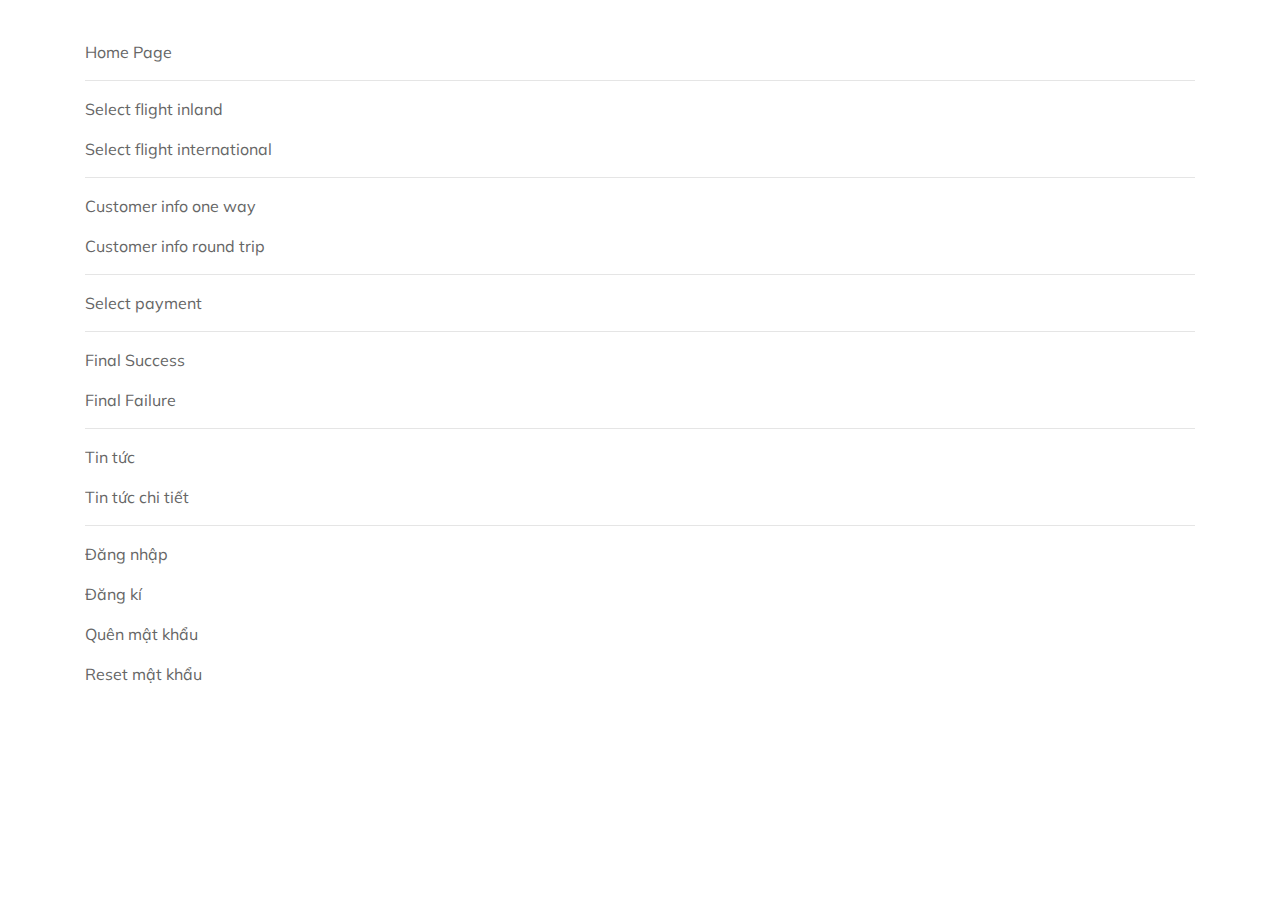
<file: index.html>
<!DOCTYPE html>
<html lang="en">
<head>
  <meta http-equiv="Content-Type" content="text/html; charset=utf-8" />
<meta http-equiv="X-UA-Compatible" content="IE=edge">
<meta name="viewport" content="width=device-width, initial-scale=1">
<link rel="icon" href="/static/ico.png">
<title>Elines</title>	
<link href="./2.css" rel="stylesheet"></head>

<body class="container">
  <p>&#8203;</p>
  <p><a href="homepage.html">Home Page</a></p>
  <hr/>
  <p><a href="step-select-flight__inland.html">Select flight inland</a></p>
  <p><a href="step-select-flight__international.html">Select flight international</a></p>
  <hr/>
  <p><a href="step-customer-info__one-way.html">Customer info one way</a></p>
  <p><a href="step-customer-info__round-trip.html">Customer info round trip</a></p>
  <hr/>
  <p><a href="step-select-payment.html">Select payment</a></p>
  <hr/>
  <p><a href="step-final-success.html">Final Success</a></p>
  <p><a href="step-final-failure.html">Final Failure</a></p>
  <hr/>
  <p><a href="news.html">Tin tức</a></p>
  <p><a href="news-detail.html">Tin tức chi tiết</a></p>
  <hr/>
  <p><a href="login.html">Đăng nhập</a></p>
  <p><a href="register.html">Đăng kí</a></p>
  <p><a href="forgot-password.html">Quên mật khẩu</a></p>
  <p><a href="reset-password.html">Reset mật khẩu</a></p>
    <p>&#8203;</p>
<script type="text/javascript" src="./runtime.aa5c91d4046cff05273b.bundle.js"></script><script type="text/javascript" src="./vendors.594510b8979afe9abc97.bundle.js"></script><script type="text/javascript" src="./client.2508cff571b46f03270f.bundle.js"></script><script type="text/javascript" src="./vendor.c9463f8b853c97f2eb1a.bundle.js"></script></body>
</html>
</file>
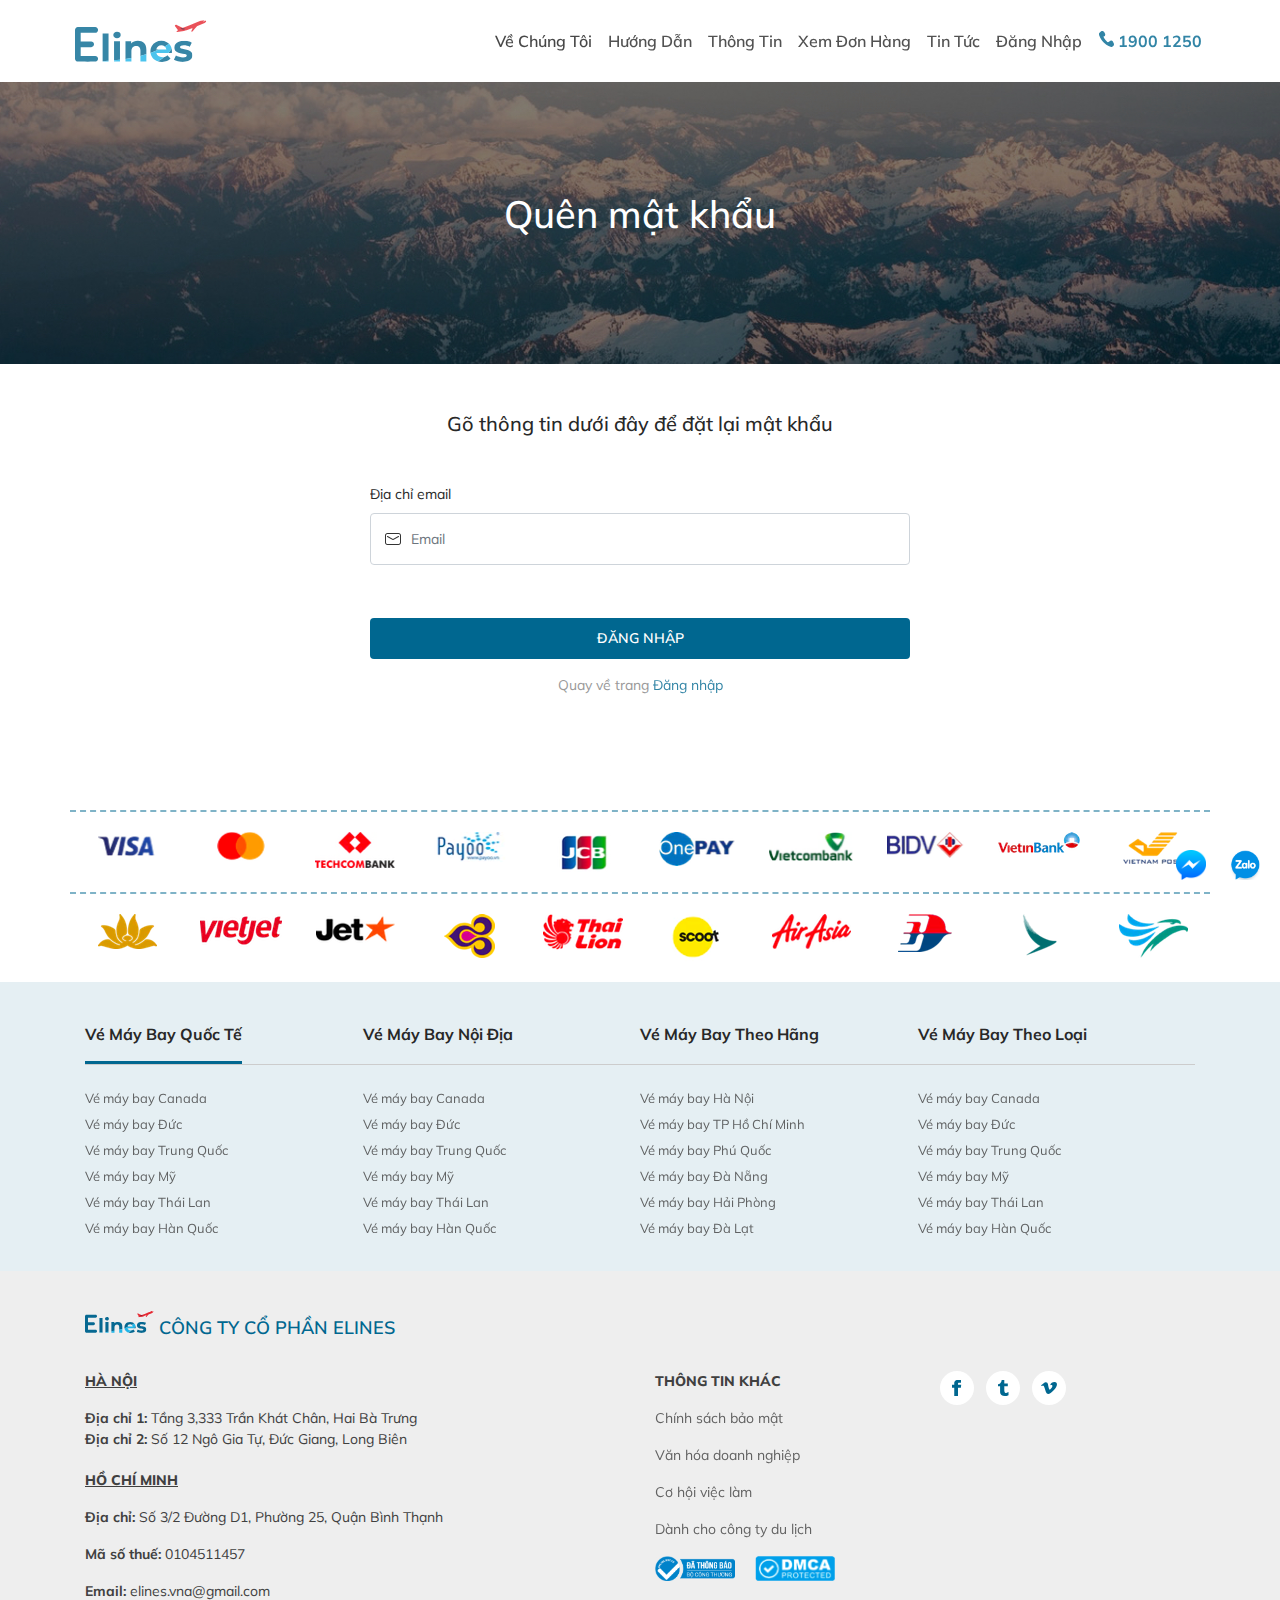
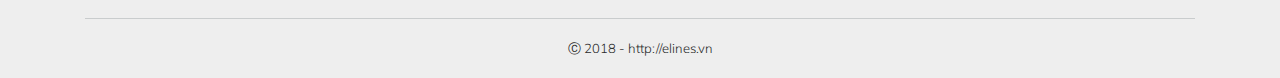
<file: forgot-password.html>
<!DOCTYPE html>
<html lang="en">
<head>
  <meta http-equiv="Content-Type" content="text/html; charset=utf-8" />
<meta http-equiv="X-UA-Compatible" content="IE=edge">
<meta name="viewport" content="width=device-width, initial-scale=1">
<link rel="icon" href="/static/ico.png">
<title>Elines</title>	
<link href="./2.css" rel="stylesheet"></head>

<body>
    <div class="container">
    <nav class="row navbar navbar-expand-lg navbar-light el-navbar">
    <a class="navbar-brand" href="/">
        <img src="/static/Group 35.svg" class="logo"></a>
    </a>
    <button class="navbar-toggler" type="button" data-toggle="collapse" data-target="#navbarSupportedContent" aria-controls="navbarSupportedContent" aria-expanded="false" aria-label="Toggle navigation">
    <span class="navbar-toggler-icon"></span>
    </button>

    <div class="collapse navbar-collapse" id="navbarSupportedContent">
    <ul class="navbar-nav ml-auto">
        <li class="nav-item active">
            <a class="nav-link" href="#">
                Về Chúng Tôi 
                <span class="sr-only">(current)</span>
            </a>
        </li>
        <li class="nav-item">
            <a class="nav-link" href="#">Hướng Dẫn</a>
        </li>
        <li class="nav-item">
            <a class="nav-link" href="#">Thông Tin</a>
        </li>
        <li class="nav-item">
            <a class="nav-link" href="#">Xem Đơn Hàng</a>
        </li>
        <li class="nav-item">
            <a class="nav-link" href="#">Tin Tức</a>
        </li>
        <li class="nav-item">
            <a class="nav-link" href="#">Đăng Nhập</a>
        </li>
        <li class="nav-item hot-line">
            <a class="nav-link" href="tel:19001250">
                <i class="el-icon el-icon--phone"></i>
                1900 1250
            </a>
        </li>
    </ul>
    </div>
    </nav>
</div>
  <div class='auth__hero'>
  <h1>Quên mật khẩu</h1>
</div>
<div class="container">
    <div class="row">
        <div class="col-md-6 mx-auto">
            <h5 class="text-center mt-5"> Gõ thông tin dưới đây để đặt lại mật khẩu</h5>

            <form class="auth__form">

                <div class="form-group no-wrap">
                    <label for="email" require>Địa chỉ email</label>
                    <div class="auth__form--inline">
                        <i class="el-icon el-icon--email"></i>
                        <input type="email" class="form-control" id="email" placeholder="Email">	
                    </div>
                </div>

                <p>&#8203;</p>

                <button type="button" class="btn btn-block el-button el-button--primary el-button--large">Đăng nhập</button>

                <div class="text-center mt-3">
                    <span class="el-sub">Quay về trang</span>
                    <a class="ml-auto" href="#">
                        <span class="el-text">Đăng nhập</span>
                    </a>
                </div>

                <p>&#8203;</p>
                <p>&#8203;</p>

            </form>			
        </div>
    </div>

</div>
  <section class="partners">
  <div class="container">
    <div class="row partners__delimiter">
      <div class="col-4 col-sm-2 col-lg text-center">
        <img src="/static/payment1.png" class="partners__logo"/>
      </div>
      <div class="col-4 col-sm-2 col-lg text-center">
        <img src="/static/payment2.png" class="partners__logo"/>
      </div>
      <div class="col-4 col-sm-2 col-lg text-center">
        <img src="/static/payment3.png" class="partners__logo"/>
      </div>
      <div class="col-4 col-sm-2 col-lg text-center">
        <img src="/static/payment4.png" class="partners__logo"/>
      </div>
      <div class="col-4 col-sm-2 col-lg text-center">
        <img src="/static/payment5.png" class="partners__logo"/>
      </div>
      <div class="col-4 col-sm-2 col-lg text-center">
        <img src="/static/payment6.png" class="partners__logo"/>
      </div>
      <div class="col-4 col-sm-2 col-lg text-center">
        <img src="/static/payment7.png" class="partners__logo"/>
      </div>
      <div class="col-4 col-sm-2 col-lg text-center">
        <img src="/static/payment8.png" class="partners__logo"/>
      </div>
      <div class="col-4 col-sm-2 col-lg text-center">
        <img src="/static/payment9.png" class="partners__logo"/>
      </div>
      <div class="col-4 col-sm-2 col-lg text-center">
        <img src="/static/payment10.png" class="partners__logo"/>
      </div>
    </div>
    <div class="row partners__delimiter">
      <div class="col-4 col-sm-2 col-lg text-center">
        <img src="/static/9.png" class="partners__logo"/>
      </div>
      <div class="col-4 col-sm-2 col-lg text-center">
        <img src="/static/10.png" class="partners__logo"/>
      </div>
      <div class="col-4 col-sm-2 col-lg text-center">
        <img src="/static/8.png" class="partners__logo"/>
      </div>
      <div class="col-4 col-sm-2 col-lg text-center">
        <img src="/static/1.png" class="partners__logo"/>
      </div>
      <div class="col-4 col-sm-2 col-lg text-center">
        <img src="/static/7.png" class="partners__logo"/>
      </div>
      <div class="col-4 col-sm-2 col-lg text-center">
        <img src="/static/6.png" class="partners__logo"/>
      </div>
      <div class="col-4 col-sm-2 col-lg text-center">
        <img src="/static/5.png" class="partners__logo"/>
      </div>
      <div class="col-4 col-sm-2 col-lg text-center">
        <img src="/static/4.png" class="partners__logo"/>
      </div>
      <div class="col-4 col-sm-2 col-lg text-center">
        <img src="/static/3.png" class="partners__logo"/>
      </div>
      <div class="col-4 col-sm-2 col-lg text-center">
        <img src="/static/2.png" class="partners__logo"/>
      </div>
    </div>
  </div>
</section>
  <section class="ticket-collection">
    <div class="container">
        <div class="row no-gutters">
            <div class="col-sm-6 col-lg-3">
                <div class="ticket-collection__title ticket-collection__title--active">
                    Vé máy bay quốc tế
                </div>
                <ul class="ticket-collection__list">
                    <li>
                        <a class="ticket-collection__link" href="#">
                            Vé máy bay Canada
                        </a>
                    </li>
                    <li>
                        <a class="ticket-collection__link" href="#">
                            Vé máy bay Đức
                        </a>
                    </li>
                    <li>
                        <a class="ticket-collection__link" href="#">
                            Vé máy bay Trung Quốc
                        </a>
                    </li>
                    <li>
                        <a class="ticket-collection__link" href="#">
                            Vé máy bay Mỹ
                        </a>
                    </li>
                    <li>
                        <a class="ticket-collection__link" href="#">
                            Vé máy bay Thái Lan
                        </a>
                    </li>
                    <li>
                        <a class="ticket-collection__link" href="#">
                            Vé máy bay Hàn Quốc
                        </a>
                    </li>
                </ul>
            </div>
            <div class="col-sm-6 col-lg-3">
                <div class="ticket-collection__title">
                    Vé máy bay nội địa
                </div>
                <ul class="ticket-collection__list">
                    <li>
                        <a class="ticket-collection__link" href="#">
                            Vé máy bay Canada
                        </a>
                    </li>
                    <li>
                        <a class="ticket-collection__link" href="#">
                            Vé máy bay Đức
                        </a>
                    </li>
                    <li>
                        <a class="ticket-collection__link" href="#">
                            Vé máy bay Trung Quốc
                        </a>
                    </li>
                    <li>
                        <a class="ticket-collection__link" href="#">
                            Vé máy bay Mỹ
                        </a>
                    </li>
                    <li>
                        <a class="ticket-collection__link" href="#">
                            Vé máy bay Thái Lan
                        </a>
                    </li>
                    <li>
                        <a class="ticket-collection__link" href="#">
                            Vé máy bay Hàn Quốc
                        </a>
                    </li>
                </ul>
            </div>
            <div class="col-sm-6 col-lg-3">
                <div class="ticket-collection__title">
                    Vé máy bay theo hãng
                </div>
                <ul class="ticket-collection__list">
                    <li>
                        <a class="ticket-collection__link" href="#">
                            Vé máy bay Hà Nội
                        </a>
                    </li>
                    <li>
                        <a class="ticket-collection__link" href="#">
                            Vé máy bay TP Hồ Chí Minh
                        </a>
                    </li>
                    <li>
                        <a class="ticket-collection__link" href="#">
                            Vé máy bay Phú Quốc
                        </a>
                    </li>
                    <li>
                        <a class="ticket-collection__link" href="#">
                            Vé máy bay Đà Nẵng
                        </a>
                    </li>
                    <li>
                        <a class="ticket-collection__link" href="#">
                            Vé máy bay Hải Phòng
                        </a>
                    </li>
                    <li>
                        <a class="ticket-collection__link" href="#">
                            Vé máy bay Đà Lạt
                        </a>
                    </li>
                </ul>
            </div>
            <div class="col-sm-6 col-lg-3">
                <div class="ticket-collection__title">
                    Vé máy bay theo loại
                </div>
                <ul class="ticket-collection__list">
                    <li>
                        <a class="ticket-collection__link" href="#">
                            Vé máy bay Canada
                        </a>
                    </li>
                    <li>
                        <a class="ticket-collection__link" href="#">
                            Vé máy bay Đức
                        </a>
                    </li>
                    <li>
                        <a class="ticket-collection__link" href="#">
                            Vé máy bay Trung Quốc
                        </a>
                    </li>
                    <li>
                        <a class="ticket-collection__link" href="#">
                            Vé máy bay Mỹ
                        </a>
                    </li>
                    <li>
                        <a class="ticket-collection__link" href="#">
                            Vé máy bay Thái Lan
                        </a>
                    </li>
                    <li>
                        <a class="ticket-collection__link" href="#">
                            Vé máy bay Hàn Quốc
                        </a>
                    </li>
                </ul>
            </div>
        </div>

    </div>
</section>
  <section class="footer">
    <div class="container">
        <div class="row">
            <div class="col-md-6">
                <div class="footer__brand">
                    <img src="/static/Group 35.svg" class="footer__logo">
                    CÔNG TY CỔ PHẦN ELINES
                </div>
            </div>
      <div class="col-md-3 ml-auto">
        
      </div>
        </div>
        <div class="row">
            <div class="col-md-6">
                <p class="footer__title">
                    <u>Hà Nội</u>
                </p>
                <p>
                    <b>Địa chỉ 1: </b>
                    Tầng 3,333 Trần Khát Chân, Hai Bà Trưng 
                    <br/>
                    <b>Địa chỉ 2: </b>
                    Số 12 Ngô Gia Tự, Đức Giang, Long Biên
                </p>
                <p class="footer__title">
                    <u>Hồ Chí Minh</u>
                </p>
                <p>
                    <b>Địa chỉ: </b>
                    Số 3/2 Đường D1, Phường 25, Quận Bình Thạnh
                </p>
                <p>
                    <b>
                        Mã số thuế:
                    </b>
                    0104511457
                </p>
                <p>
                    <b>
                        Email:
                    </b>
                    elines.vna@gmail.com
                </p>
            </div>
            <div class="col-md-3">
                <p class="footer__title">
                    Thông tin khác
                </p>
                <p>
                    <a href="#">
                        Chính sách bảo mật
                    </a>
                </p>
                <p>
                    <a href="#">
                        Văn hóa doanh nghiệp
                    </a>
                </p>
                <p>
                    <a href="#">
                        Cơ hội việc làm
                    </a>
                </p>
                <p>
                    <a href="#">
                        Dành cho công ty du lịch
                    </a>
                </p>
                <div class="footer__verification">
          <img src="/static/bocongthuong.png" class="mr-3">
          <img src="/static/dmca.png" class="mr-3">
        </div>
            </div>
            <div class="col-md-3">
                <img src="/static/ico fb.svg" class="mr-2 mb-2"/>
        <img src="/static/ico tumblt.svg" class="mr-2 mb-2"/>
        <img src="/static/ico vimeo.svg" class="mr-2 mb-2"/>
      </div>
        </div>
        <div class="footer__copyright text-center">
            Ⓒ 2018 - http://elines.vn
        </div>
    </div>
</section>
  <section class="support">
    <img src="/static/Facebook_Messenger.png"	class="support__icon"/>
    <img src="/static/Zalo.png"	class="support__icon"/>
</section>
<script type="text/javascript" src="./runtime.aa5c91d4046cff05273b.bundle.js"></script><script type="text/javascript" src="./vendors.594510b8979afe9abc97.bundle.js"></script><script type="text/javascript" src="./client.2508cff571b46f03270f.bundle.js"></script><script type="text/javascript" src="./vendor.c9463f8b853c97f2eb1a.bundle.js"></script></body>
</html>
</file>
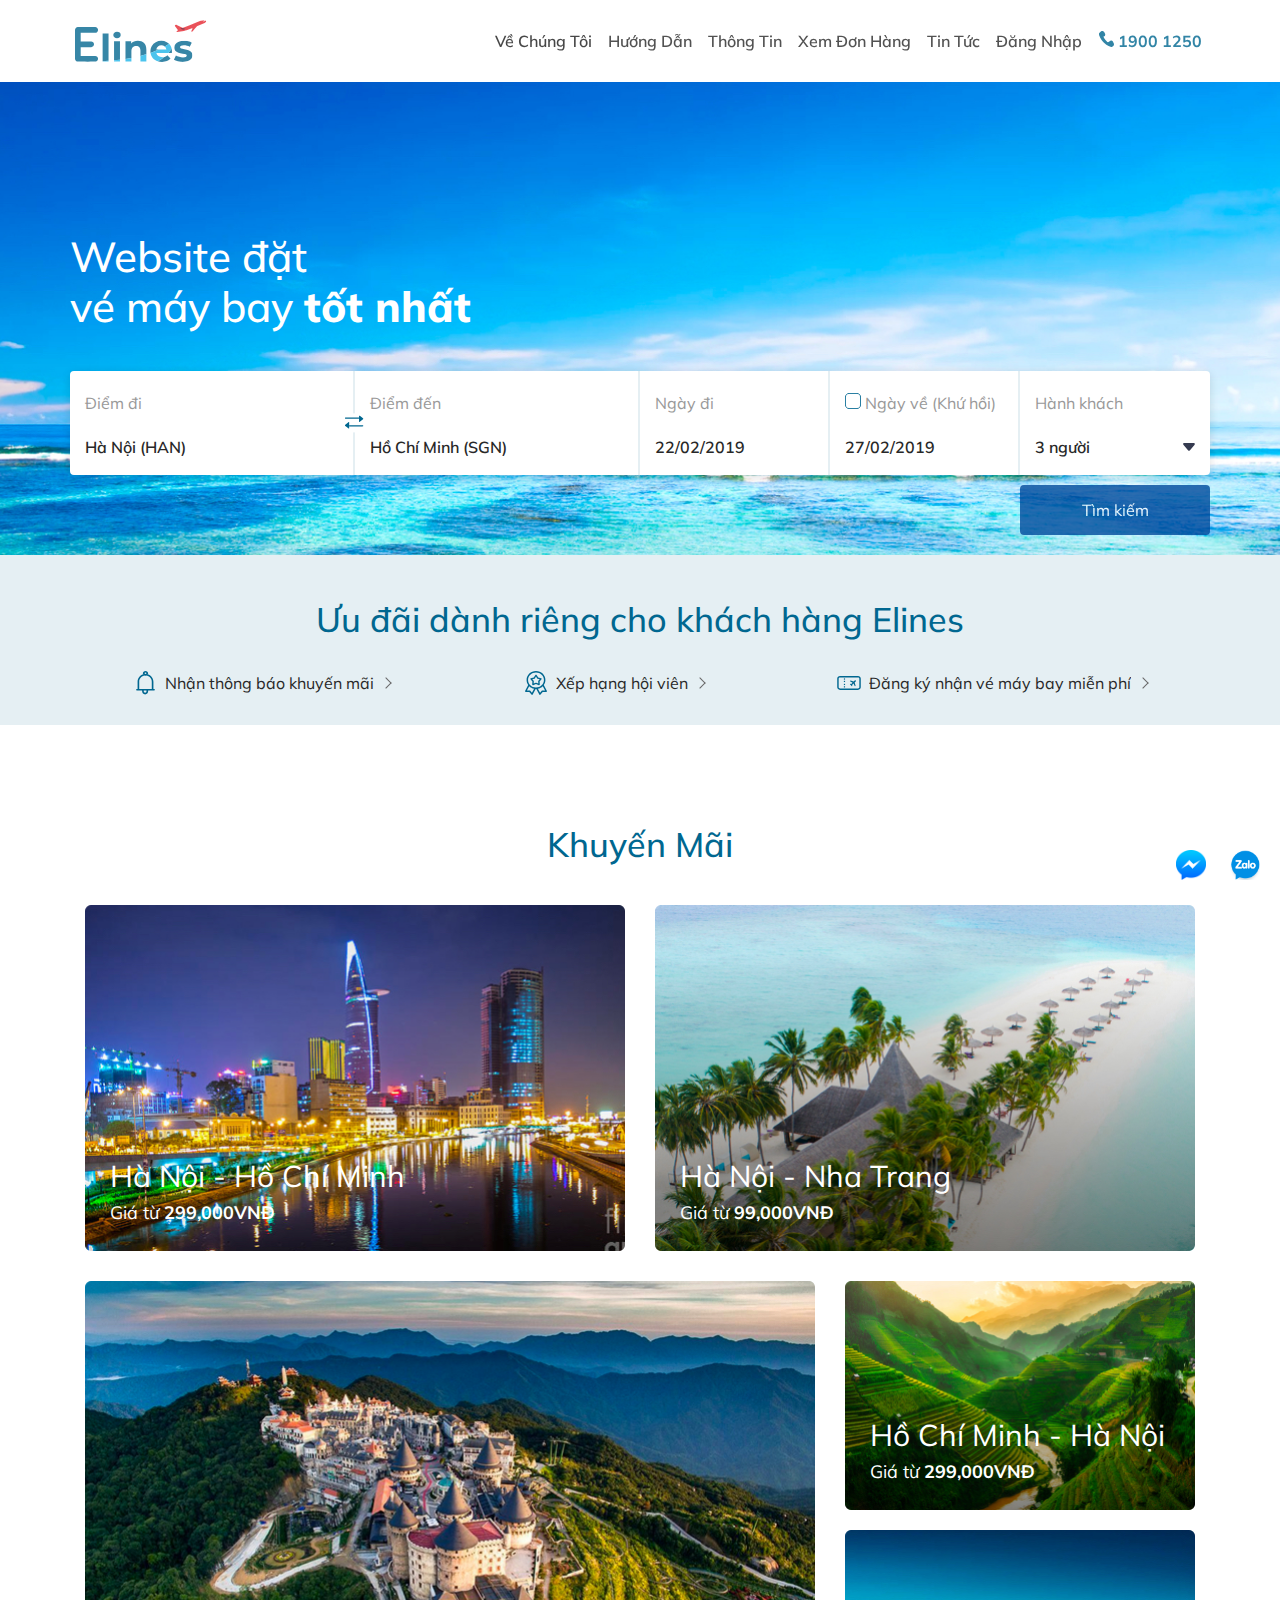
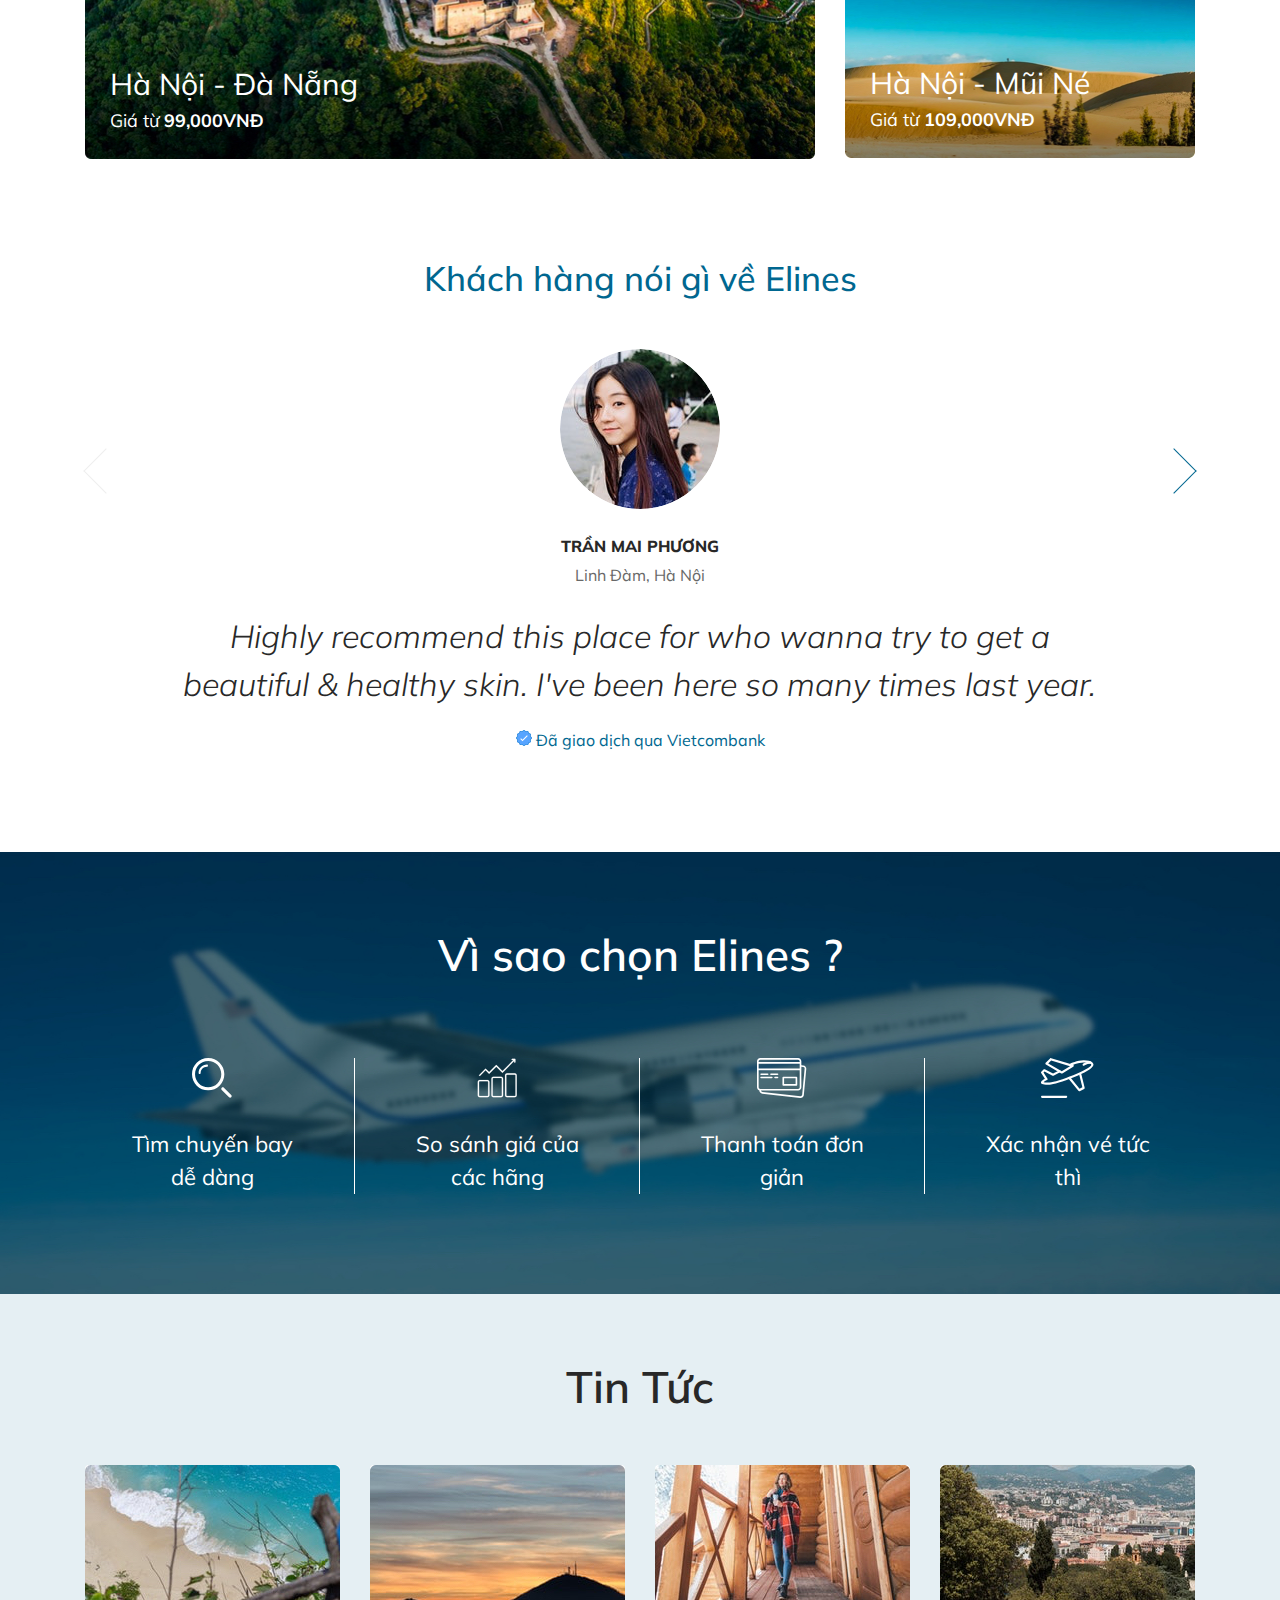
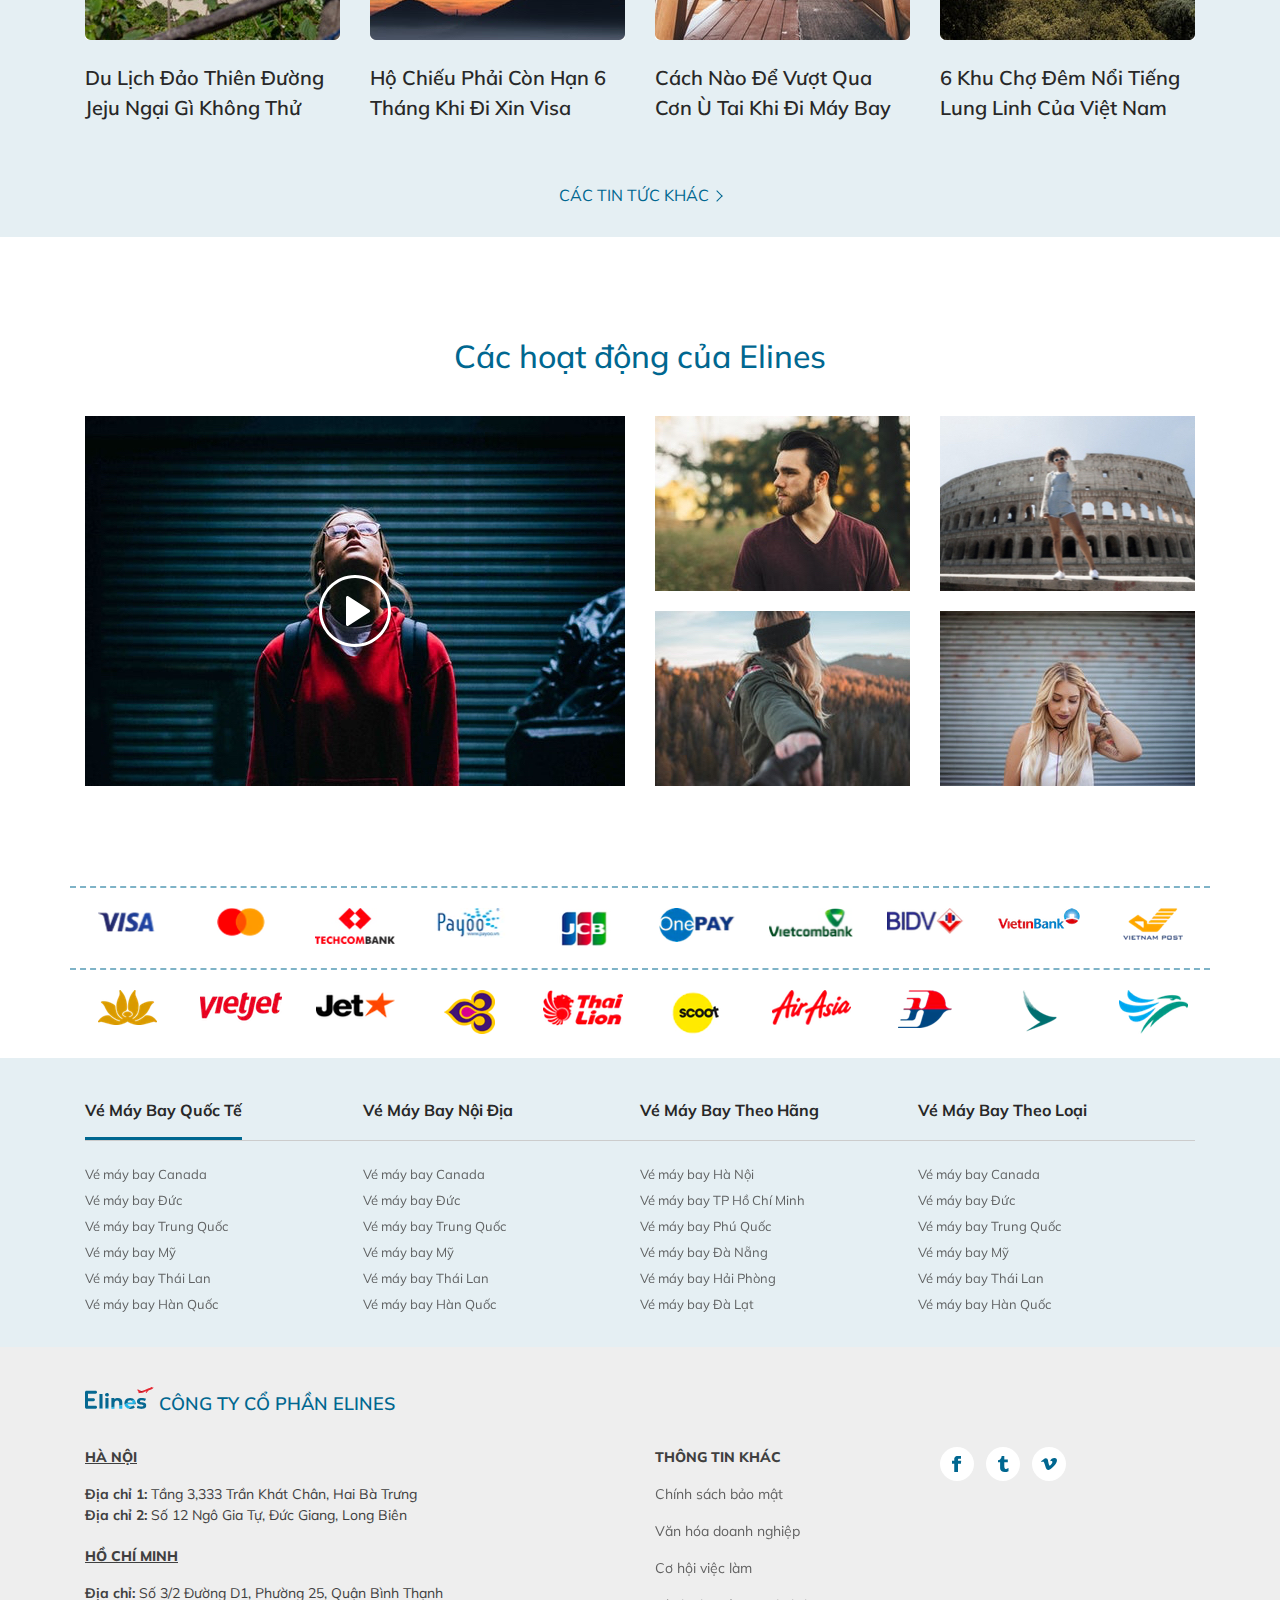
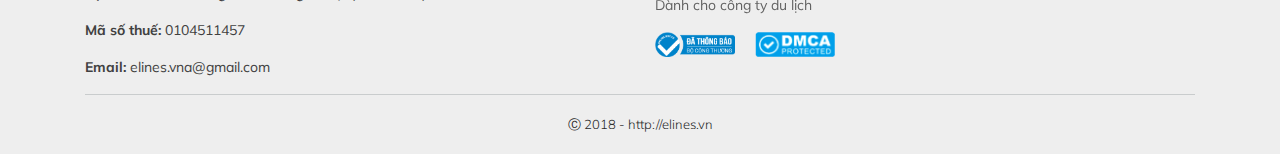
<file: homepage.html>
<!DOCTYPE html>
<html lang="en">
<head>
  <meta http-equiv="Content-Type" content="text/html; charset=utf-8" />
<meta http-equiv="X-UA-Compatible" content="IE=edge">
<meta name="viewport" content="width=device-width, initial-scale=1">
<link rel="icon" href="/static/ico.png">
<title>Elines</title>	
<link href="./2.css" rel="stylesheet"></head>

<body>
    <div class="container">
    <nav class="row navbar navbar-expand-lg navbar-light el-navbar">
    <a class="navbar-brand" href="/">
        <img src="/static/Group 35.svg" class="logo"></a>
    </a>
    <button class="navbar-toggler" type="button" data-toggle="collapse" data-target="#navbarSupportedContent" aria-controls="navbarSupportedContent" aria-expanded="false" aria-label="Toggle navigation">
    <span class="navbar-toggler-icon"></span>
    </button>

    <div class="collapse navbar-collapse" id="navbarSupportedContent">
    <ul class="navbar-nav ml-auto">
        <li class="nav-item active">
            <a class="nav-link" href="#">
                Về Chúng Tôi 
                <span class="sr-only">(current)</span>
            </a>
        </li>
        <li class="nav-item">
            <a class="nav-link" href="#">Hướng Dẫn</a>
        </li>
        <li class="nav-item">
            <a class="nav-link" href="#">Thông Tin</a>
        </li>
        <li class="nav-item">
            <a class="nav-link" href="#">Xem Đơn Hàng</a>
        </li>
        <li class="nav-item">
            <a class="nav-link" href="#">Tin Tức</a>
        </li>
        <li class="nav-item">
            <a class="nav-link" href="#">Đăng Nhập</a>
        </li>
        <li class="nav-item hot-line">
            <a class="nav-link" href="tel:19001250">
                <i class="el-icon el-icon--phone"></i>
                1900 1250
            </a>
        </li>
    </ul>
    </div>
    </nav>
</div>
  <section class="hero"> 
    
    <div class="container">
        <div class="row">
            <h1 class="hero__header d-none d-md-block">
            Website đặt <br/>
            vé máy bay 
                <b>
                    tốt nhất
                </b>
            </h1>
        </div>
    </div>

    <section class="container quick-book">
    <div class="row">
        <div class="col-md-3 quick-book__border">
            <div class="quick-book__block position-relative">
                <div class="quick-book__label">
                    Điểm đi
                </div>
                <div class="quick-book__value" data-toggle="collapse" data-target="#place-forward">
                    Hà Nội (HAN)
                </div>
                <i class="el-icon el-icon--reverse"></i>
            </div>
            <div id="place-forward" class="collapse quick-book__dropdown quick-book__dropdown--place-select">
                    <section class="place-select">
    <div class="row no-gutters">
        <div class="col-5 col-sm-4 place-select__delimiter">
            <div class="place-search__header">
                <label class="el-icon el-icon--search" for="place-search-input"></label>
                <input type="text" id="place-search-input" class="place-search__input" value="" placeholder="Tìm thành phố" />
                <!-- <i class="el-icon el-icon--close"></i> -->
            </div>
            <ul class="place-select__area">
                <li class="place-select__area-item active">
                    <div class="place-select__area-label">
                        VIỆT NAM
                    </div>
                </li>
                <li class="place-select__area-item">
                    <div class="place-select__area-label">
                        CHÂU Á
                    </div>
                </li>
                <li class="place-select__area-item">
                    <div class="place-select__area-label">
                        CHÂU ÚC
                    </div>
                </li>
                <li class="place-select__area-item">
                    <div class="place-select__area-label">
                        CHÂU ÂU
                    </div>
                </li>
                <li class="place-select__area-item">
                    <div class="place-select__area-label">
                        CHÂU MỸ
                    </div>
                </li>
                <li class="place-select__area-item">
                    <div class="place-select__area-label">
                        CHÂU PHI
                    </div>
                </li>
            </ul>
        </div>
        <div class="col-7 col-sm-8">
            <ul class="row no-gutters place-select__specify">
                <li class="place-select__specify-item col-sm-12">
                    <div class="place-select__specify-header">
                        Miền Bắc
                    </div>
                </li>
                <li class="place-select__specify-item col-sm-6">
                    <div class="place-select__specify-label">
                        Buôn Ma Thuột (BMV)
                    </div>
                </li>
                <li class="place-select__specify-item col-sm-6">
                    <div class="place-select__specify-label">
                        Chu Lai (VCL)
                    </div>
                </li>
                <li class="place-select__specify-item col-sm-6">
                    <div class="place-select__specify-label">
                        Cà Mau (CAH)
                    </div>
                </li>
                <li class="place-select__specify-item col-sm-6">
                    <div class="place-select__specify-label">
                        Côn Đảo (VCS)
                    </div>
                </li>
                <li class="place-select__specify-item col-sm-6">
                    <div class="place-select__specify-label">
                        Cần Thơ (VCA)
                    </div>
                </li>
                <li class="place-select__specify-item col-sm-6">
                    <div class="place-select__specify-label">
                        Huế (HUI)
                    </div>
                </li>
                <li class="place-select__specify-item col-sm-6 active">
                    <div class="place-select__specify-label ">
                        Hà Nội (HAN)
                    </div>
                </li>
                <li class="place-select__specify-item col-sm-6">
                    <div class="place-select__specify-label">
                        Hải Phòng (HPH)
                    </div>
                </li>
                <li class="place-select__specify-item col-sm-12">
                    <div class="place-select__specify-header">
                        Miền Trung
                    </div>
                </li>
                <li class="place-select__specify-item col-sm-6">
                    <div class="place-select__specify-label">
                        Nha Trang (CXR)
                    </div>
                </li>
                <li class="place-select__specify-item col-sm-6">
                    <div class="place-select__specify-label">
                        Phú Quốc (PQC)
                    </div>
                </li>
                <li class="place-select__specify-item col-sm-6">
                    <div class="place-select__specify-label">
                        Pleiku (PXU)
                    </div>
                </li>
                <li class="place-select__specify-item col-sm-6">
                    <div class="place-select__specify-label">
                        Quy Nhơn (UIH)
                    </div>
                </li>
                <li class="place-select__specify-item col-sm-12">
                    <div class="place-select__specify-header">
                        Miền Nam
                    </div>
                </li>
                <li class="place-select__specify-item col-sm-6">
                    <div class="place-select__specify-label">
                        Rạch Giá (VKG)
                    </div>
                </li>
                <li class="place-select__specify-item col-sm-6">
                    <div class="place-select__specify-label">
                        Thanh Hóa (THD)
                    </div>
                </li>
                <li class="place-select__specify-item col-sm-6">
                    <div class="place-select__specify-label">
                        Tp. Hồ Chí Minh (SGN)
                    </div>
                </li>
                <li class="place-select__specify-item col-sm-6">
                    <div class="place-select__specify-label">
                        Tuy Hòa (TBB)
                    </div>
                </li>
            </ul>
            




        </div>
    </div>
</section>
                </div>
        </div>
        <div class="col-md-3 quick-book__border">
            <div class="quick-book__block">
                <div class="quick-book__label">
                    Điểm đến
                </div>
                <div class="quick-book__value" data-toggle="collapse" data-target="#place-return">
                    Hồ Chí Minh (SGN)
                </div>
            </div>
            <div id="place-return" class="collapse quick-book__dropdown">
                    <section class="place-search">
    <div class="place-search__header">
        <label class="el-icon el-icon--search" for="place-search-input"></label>
        <input type="text" id="place-search-input" class="place-search__input" value="Cai" placeholder="Tìm thành phố" />
        <i class="el-icon el-icon--close"></i>
    </div>
    <ul class="place-search__result">
        <li class="place-search__result-header"> 
            Ai Cập
        </li>
        <li class="place-search__result-item"> 
            <span class="place-search__result--match">Cai</span>ro
        </li>
        <li class="place-search__result-header"> 
            Tây Ban Nha
        </li>
        <li class="place-search__result-item"> 
            <span class="place-search__result--match">Cai</span>ms 
        </li>
    </ul>
</section>
                </div>
        </div>
        <div class="col-md-2 quick-book__border">
            <div class="quick-book__block">
                <div class="quick-book__label">
                    Ngày đi
                </div>
                <div class="quick-book__value" data-toggle="collapse" data-target="#calendar-forward">
                    22/02/2019
                </div>
            </div>
            <div id="calendar-forward" class="collapse quick-book__dropdown quick-book__dropdown--calendar">
                <img src="/static/homepage/calendar.png" />

            </div>
        </div>
        <div class="col-md-2 quick-book__border">
            <div class="quick-book__block">
                <div class="quick-book__label">
                    <input type="checkbox" name="return-date" id="return-date" class="return-date__checkbox"/>
                    <label for="return-date" class="return-date">
                        Ngày về (Khứ hồi)
                    </label>
                </div>
                <div class="quick-book__value" data-toggle="collapse" data-target="#calendar-return">
                    27/02/2019
                </div>
            </div>
            <div id="calendar-return" class="collapse quick-book__dropdown quick-book__dropdown--calendar">
                    <img src="/static/homepage/calendar.png" />

            </div>
        </div>
        <div class="col-md-2 quick-book__border">
            <div class="quick-book__block">
                <div class="quick-book__label">
                    Hành khách
                </div>
                <div class="quick-book__value drop-down" data-toggle="collapse" data-target="#passenger-count">
                    3 người
                </div>
            </div>
            <div id="passenger-count" class="collapse quick-book__dropdown">
                    <section class="passenger-count">
    <div class="passenger-count__group">
        <div class="passenger-count__label">
            Người lớn
            <small>(Từ 12 tuổi)</small>
        </div>
        <div class="passenger-count__counter">
            <i class="el-icon el-icon--minus"></i>
            <span class="passenger-count__number">02</span>
            <i class="el-icon el-icon--plus"></i>
        </div>
    </div>

    <div class="passenger-count__group">
        <div class="passenger-count__label">
            Trẻ em
            <small>(Từ 2 - 11 tuổi)</small>
        </div>
        <div class="passenger-count__counter">
            <i class="el-icon el-icon--minus"></i>
            <span class="passenger-count__number">01</span>
            <i class="el-icon el-icon--plus"></i>
        </div>
    </div>

    <div class="passenger-count__group">
        <div class="passenger-count__label">
            Em bé
            <small>(Dưới 2 tuổi)</small>
        </div>
        <div class="passenger-count__counter">
            <i class="el-icon el-icon--minus"></i>
            <span class="passenger-count__number">00</span>
            <i class="el-icon el-icon--plus"></i>
        </div>
    </div>
</section>
            </div>
        </div>
    </div>
</section>
<div class="container">
    <div class="row">
        <div class="col-md-2 ml-auto">
            <div class="row">
                <a class='btn btn-block quick-book__button' href="/step-select-flight__inland.html">
                    Tìm kiếm
                </a>
            </div>
        </div>
    </div>
</div>
    
</section>
  <section class="incentives">
    <h2 class="incentives__header container">Ưu đãi dành riêng cho khách hàng Elines</h2>
    <div class="incentives__category-container">
        <div class="incentives__category">
            <i class="el-icon el-icon--bell"></i>
            <span class="incentives__category-text">
                Nhận thông báo khuyến mãi
            </span>
            <i class="el-icon el-icon--arrow-right"></i>
        </div>
        <div class="incentives__category">
            <i class="el-icon el-icon--medal"></i>
            <span class="incentives__category-text">
                Xếp hạng hội viên
            </span>
            <i class="el-icon el-icon--arrow-right"></i>
        </div>
        <div class="incentives__category">
            <i class="el-icon el-icon--ticket"></i>
            <span class="incentives__category-text">
                Đăng ký nhận vé máy bay miễn phí
            </span>
            <i class="el-icon el-icon--arrow-right"></i>
        </div>
    </div>
</section>

  <section class="container promotion">
    <h2 class="promotion__header text-center">
        Khuyến Mãi
    </h2>
    <div class="row">

        <div class="col-md-6">
            <article class="article">
                <img class="article__image" src="/static/homepage/img1.jpg"/>
                <div class="article__content">
                    <div class="article__title">
                        Hà Nội - Hồ Chí Minh
                    </div>
                    <div class="article__price">
                        Giá từ 
                        <b>
                            299,000VNĐ
                        </b>
                    </div>
                </div>
            </article>
        </div>

        <div class="col-md-6">
            <article class="article">
                <img class="article__image" src="/static/homepage/img2.jpg"/>
                <div class="article__content">
                    <div class="article__title">
                        Hà Nội - Nha Trang
                    </div>
                    <div class="article__price">
                        Giá từ 
                        <b>
                            99,000VNĐ
                        </b>
                    </div>
                </div>
            </article>
        </div>

    </div>

    <div class="row">

        <div class="col-md-8">
            <article class="article">
                <img class="article__image" src="/static/homepage/img3.jpg"/>
                <div class="article__content">
                    <div class="article__title">
                        Hà Nội - Đà Nẵng
                    </div>
                    <div class="article__price">
                        Giá từ 
                        <b>
                            99,000VNĐ
                        </b>
                    </div>
                </div>
            </article>
        </div>

        <div class="col-md-4">
            <article class="article article--small-bottom">
                <img class="article__image" src="/static/homepage/img4.jpg"/>
                <div class="article__content">
                    <div class="article__title">
                        Hồ Chí Minh - Hà Nội
                    </div>
                    <div class="article__price">
                        Giá từ 
                        <b>
                            299,000VNĐ
                        </b>
                    </div>
                </div>
            </article>

            <article class="article">
                <img class="article__image" src="/static/homepage/img5.jpg"/>
                <div class="article__content">
                    <div class="article__title">
                        Hà Nội - Mũi Né
                    </div>
                    <div class="article__price">
                        Giá từ 
                        <b>
                            109,000VNĐ
                        </b>
                    </div>
                </div>
            </article>
        </div>

    </div>
</section>

  <section class="container testimonials">
    <i class="el-icon el-icon--arrow-left disabled"></i>
    <i class="el-icon el-icon--arrow-right"></i>
    <h2 class="testimonials__header">
        Khách hàng nói gì về Elines
    </h2>
    <img src="/static/homepage/testimonial.png" class="testimonials__image"/>
    <div class="testimonials__name">
        TRẦN MAI PHƯƠNG
    </div>
    <div class="testimonials__address">
        Linh Đàm, Hà Nội
    </div>
    <div class="testimonials__quote row">
        <div class="col-10 mx-auto">
            Highly recommend this place for who wanna try to get a beautiful & healthy skin. I've been here so many times last year.
        </div>
    </div>
    <div class="testimonials__payment">
        <i class="el-icon el-icon--verify"></i>
        Đã giao dịch qua Vietcombank
    </div>
</section>
  <section class="benefit">
    <div class="container">
        <div class="benefit__header text-center">
            Vì sao chọn Elines ?
        </div>
        <div class="row">
            <div class="col-sm-6 col-md-3">
                <div class="benefit__block">
                    <img class="benefit__image" src="/static/ico search.svg" />
                    Tìm chuyến bay dễ dàng
                </div>
            </div>
            <div class="col-sm-6 col-md-3">
                <div class="benefit__block">
                    <img class="benefit__image" src="/static/ico profit.svg" />
                    So sánh giá của các hãng
                </div>
            </div>
            <div class="col-sm-6 col-md-3">
                <div class="benefit__block">
                    <img class="benefit__image" src="/static/ico credit-card.svg" />
                    Thanh toán đơn giản
                </div>
            </div>
            <div class="col-sm-6 col-md-3">
                <div class="benefit__block">
                    <img class="benefit__image" src="/static/ico departures.svg" />
                    Xác nhận vé tức thì
                </div>
            </div>
        </div>
    </div>
</section>
  <section class="news">
    <div class="container">
        <div class="row">
            <div class="col-sm">
                <div class="news__header text-center">
                    Tin Tức
                </div>
            </div>
        </div>
        <div class="row">
            <div class="col-sm-6 col-lg-3">
                <img src="/static/homepage/img-news01.jpg" class="news__image"/>
                <div class="news__title">
                    Du Lịch Đảo Thiên Đường Jeju Ngại Gì Không Thử
                </div>
            </div>
            <div class="col-sm-6 col-lg-3">
                <img src="/static/homepage/img-news02.jpg" class="news__image"/>
                <div class="news__title">
                    Hộ Chiếu Phải Còn Hạn 6 Tháng Khi Đi Xin Visa
                </div>
            </div>
            <div class="col-sm-6 col-lg-3">
                <img src="/static/homepage/img-news03.jpg" class="news__image"/>
                <div class="news__title">
                    Cách Nào Để Vượt Qua Cơn Ù Tai Khi Đi Máy Bay
                </div>
            </div>
            <div class="col-sm-6 col-lg-3">
                <img src="/static/homepage/img-news04.jpg" class="news__image"/>
                <div class="news__title">
                    6 Khu Chợ Đêm Nổi Tiếng Lung Linh Của Việt Nam
                </div>
            </div>
        </div>
        <div class="text-center news__more">
            các tin tức khác
            <i class="el-icon el-icon--arrow-right"></i>
        </div>
    </div>
</section>
  <section class="action">
    <div class="container">
        <h2 class="action__header">
            Các hoạt động của Elines
        </h2>
        <div class="row">
            <div class="col-md-6 position-relative">
                <i class="el-icon el-icon--play"></i>
                <img src="/static/homepage/act1.jpg" class="action__image"/>
            </div>
            <div class="col-md-6">
                <div class="row">
                    <div class="col-sm-6">
                        <img src="/static/homepage/act2.jpg" class="action__image"/>
                    </div>
                    <div class="col-sm-6">
                        <img src="/static/homepage/act3.jpg" class="action__image"/>
                    </div>
                    <div class="col-sm-6">
                        <img src="/static/homepage/act4.jpg" class="action__image"/>
                    </div>
                    <div class="col-sm-6">
                        <img src="/static/homepage/act5.jpg" class="action__image"/>
                    </div>
                </div>
            </div>
        </div>
    </div>
</section>

  <section class="partners">
  <div class="container">
    <div class="row partners__delimiter">
      <div class="col-4 col-sm-2 col-lg text-center">
        <img src="/static/payment1.png" class="partners__logo"/>
      </div>
      <div class="col-4 col-sm-2 col-lg text-center">
        <img src="/static/payment2.png" class="partners__logo"/>
      </div>
      <div class="col-4 col-sm-2 col-lg text-center">
        <img src="/static/payment3.png" class="partners__logo"/>
      </div>
      <div class="col-4 col-sm-2 col-lg text-center">
        <img src="/static/payment4.png" class="partners__logo"/>
      </div>
      <div class="col-4 col-sm-2 col-lg text-center">
        <img src="/static/payment5.png" class="partners__logo"/>
      </div>
      <div class="col-4 col-sm-2 col-lg text-center">
        <img src="/static/payment6.png" class="partners__logo"/>
      </div>
      <div class="col-4 col-sm-2 col-lg text-center">
        <img src="/static/payment7.png" class="partners__logo"/>
      </div>
      <div class="col-4 col-sm-2 col-lg text-center">
        <img src="/static/payment8.png" class="partners__logo"/>
      </div>
      <div class="col-4 col-sm-2 col-lg text-center">
        <img src="/static/payment9.png" class="partners__logo"/>
      </div>
      <div class="col-4 col-sm-2 col-lg text-center">
        <img src="/static/payment10.png" class="partners__logo"/>
      </div>
    </div>
    <div class="row partners__delimiter">
      <div class="col-4 col-sm-2 col-lg text-center">
        <img src="/static/9.png" class="partners__logo"/>
      </div>
      <div class="col-4 col-sm-2 col-lg text-center">
        <img src="/static/10.png" class="partners__logo"/>
      </div>
      <div class="col-4 col-sm-2 col-lg text-center">
        <img src="/static/8.png" class="partners__logo"/>
      </div>
      <div class="col-4 col-sm-2 col-lg text-center">
        <img src="/static/1.png" class="partners__logo"/>
      </div>
      <div class="col-4 col-sm-2 col-lg text-center">
        <img src="/static/7.png" class="partners__logo"/>
      </div>
      <div class="col-4 col-sm-2 col-lg text-center">
        <img src="/static/6.png" class="partners__logo"/>
      </div>
      <div class="col-4 col-sm-2 col-lg text-center">
        <img src="/static/5.png" class="partners__logo"/>
      </div>
      <div class="col-4 col-sm-2 col-lg text-center">
        <img src="/static/4.png" class="partners__logo"/>
      </div>
      <div class="col-4 col-sm-2 col-lg text-center">
        <img src="/static/3.png" class="partners__logo"/>
      </div>
      <div class="col-4 col-sm-2 col-lg text-center">
        <img src="/static/2.png" class="partners__logo"/>
      </div>
    </div>
  </div>
</section>
  <section class="ticket-collection">
    <div class="container">
        <div class="row no-gutters">
            <div class="col-sm-6 col-lg-3">
                <div class="ticket-collection__title ticket-collection__title--active">
                    Vé máy bay quốc tế
                </div>
                <ul class="ticket-collection__list">
                    <li>
                        <a class="ticket-collection__link" href="#">
                            Vé máy bay Canada
                        </a>
                    </li>
                    <li>
                        <a class="ticket-collection__link" href="#">
                            Vé máy bay Đức
                        </a>
                    </li>
                    <li>
                        <a class="ticket-collection__link" href="#">
                            Vé máy bay Trung Quốc
                        </a>
                    </li>
                    <li>
                        <a class="ticket-collection__link" href="#">
                            Vé máy bay Mỹ
                        </a>
                    </li>
                    <li>
                        <a class="ticket-collection__link" href="#">
                            Vé máy bay Thái Lan
                        </a>
                    </li>
                    <li>
                        <a class="ticket-collection__link" href="#">
                            Vé máy bay Hàn Quốc
                        </a>
                    </li>
                </ul>
            </div>
            <div class="col-sm-6 col-lg-3">
                <div class="ticket-collection__title">
                    Vé máy bay nội địa
                </div>
                <ul class="ticket-collection__list">
                    <li>
                        <a class="ticket-collection__link" href="#">
                            Vé máy bay Canada
                        </a>
                    </li>
                    <li>
                        <a class="ticket-collection__link" href="#">
                            Vé máy bay Đức
                        </a>
                    </li>
                    <li>
                        <a class="ticket-collection__link" href="#">
                            Vé máy bay Trung Quốc
                        </a>
                    </li>
                    <li>
                        <a class="ticket-collection__link" href="#">
                            Vé máy bay Mỹ
                        </a>
                    </li>
                    <li>
                        <a class="ticket-collection__link" href="#">
                            Vé máy bay Thái Lan
                        </a>
                    </li>
                    <li>
                        <a class="ticket-collection__link" href="#">
                            Vé máy bay Hàn Quốc
                        </a>
                    </li>
                </ul>
            </div>
            <div class="col-sm-6 col-lg-3">
                <div class="ticket-collection__title">
                    Vé máy bay theo hãng
                </div>
                <ul class="ticket-collection__list">
                    <li>
                        <a class="ticket-collection__link" href="#">
                            Vé máy bay Hà Nội
                        </a>
                    </li>
                    <li>
                        <a class="ticket-collection__link" href="#">
                            Vé máy bay TP Hồ Chí Minh
                        </a>
                    </li>
                    <li>
                        <a class="ticket-collection__link" href="#">
                            Vé máy bay Phú Quốc
                        </a>
                    </li>
                    <li>
                        <a class="ticket-collection__link" href="#">
                            Vé máy bay Đà Nẵng
                        </a>
                    </li>
                    <li>
                        <a class="ticket-collection__link" href="#">
                            Vé máy bay Hải Phòng
                        </a>
                    </li>
                    <li>
                        <a class="ticket-collection__link" href="#">
                            Vé máy bay Đà Lạt
                        </a>
                    </li>
                </ul>
            </div>
            <div class="col-sm-6 col-lg-3">
                <div class="ticket-collection__title">
                    Vé máy bay theo loại
                </div>
                <ul class="ticket-collection__list">
                    <li>
                        <a class="ticket-collection__link" href="#">
                            Vé máy bay Canada
                        </a>
                    </li>
                    <li>
                        <a class="ticket-collection__link" href="#">
                            Vé máy bay Đức
                        </a>
                    </li>
                    <li>
                        <a class="ticket-collection__link" href="#">
                            Vé máy bay Trung Quốc
                        </a>
                    </li>
                    <li>
                        <a class="ticket-collection__link" href="#">
                            Vé máy bay Mỹ
                        </a>
                    </li>
                    <li>
                        <a class="ticket-collection__link" href="#">
                            Vé máy bay Thái Lan
                        </a>
                    </li>
                    <li>
                        <a class="ticket-collection__link" href="#">
                            Vé máy bay Hàn Quốc
                        </a>
                    </li>
                </ul>
            </div>
        </div>

    </div>
</section>
  <section class="footer">
    <div class="container">
        <div class="row">
            <div class="col-md-6">
                <div class="footer__brand">
                    <img src="/static/Group 35.svg" class="footer__logo">
                    CÔNG TY CỔ PHẦN ELINES
                </div>
            </div>
      <div class="col-md-3 ml-auto">
        
      </div>
        </div>
        <div class="row">
            <div class="col-md-6">
                <p class="footer__title">
                    <u>Hà Nội</u>
                </p>
                <p>
                    <b>Địa chỉ 1: </b>
                    Tầng 3,333 Trần Khát Chân, Hai Bà Trưng 
                    <br/>
                    <b>Địa chỉ 2: </b>
                    Số 12 Ngô Gia Tự, Đức Giang, Long Biên
                </p>
                <p class="footer__title">
                    <u>Hồ Chí Minh</u>
                </p>
                <p>
                    <b>Địa chỉ: </b>
                    Số 3/2 Đường D1, Phường 25, Quận Bình Thạnh
                </p>
                <p>
                    <b>
                        Mã số thuế:
                    </b>
                    0104511457
                </p>
                <p>
                    <b>
                        Email:
                    </b>
                    elines.vna@gmail.com
                </p>
            </div>
            <div class="col-md-3">
                <p class="footer__title">
                    Thông tin khác
                </p>
                <p>
                    <a href="#">
                        Chính sách bảo mật
                    </a>
                </p>
                <p>
                    <a href="#">
                        Văn hóa doanh nghiệp
                    </a>
                </p>
                <p>
                    <a href="#">
                        Cơ hội việc làm
                    </a>
                </p>
                <p>
                    <a href="#">
                        Dành cho công ty du lịch
                    </a>
                </p>
                <div class="footer__verification">
          <img src="/static/bocongthuong.png" class="mr-3">
          <img src="/static/dmca.png" class="mr-3">
        </div>
            </div>
            <div class="col-md-3">
                <img src="/static/ico fb.svg" class="mr-2 mb-2"/>
        <img src="/static/ico tumblt.svg" class="mr-2 mb-2"/>
        <img src="/static/ico vimeo.svg" class="mr-2 mb-2"/>
      </div>
        </div>
        <div class="footer__copyright text-center">
            Ⓒ 2018 - http://elines.vn
        </div>
    </div>
</section>
  <section class="support">
    <img src="/static/Facebook_Messenger.png"	class="support__icon"/>
    <img src="/static/Zalo.png"	class="support__icon"/>
</section>
<script type="text/javascript" src="./runtime.aa5c91d4046cff05273b.bundle.js"></script><script type="text/javascript" src="./vendors.594510b8979afe9abc97.bundle.js"></script><script type="text/javascript" src="./client.2508cff571b46f03270f.bundle.js"></script><script type="text/javascript" src="./vendor.c9463f8b853c97f2eb1a.bundle.js"></script></body>
</html>
</file>
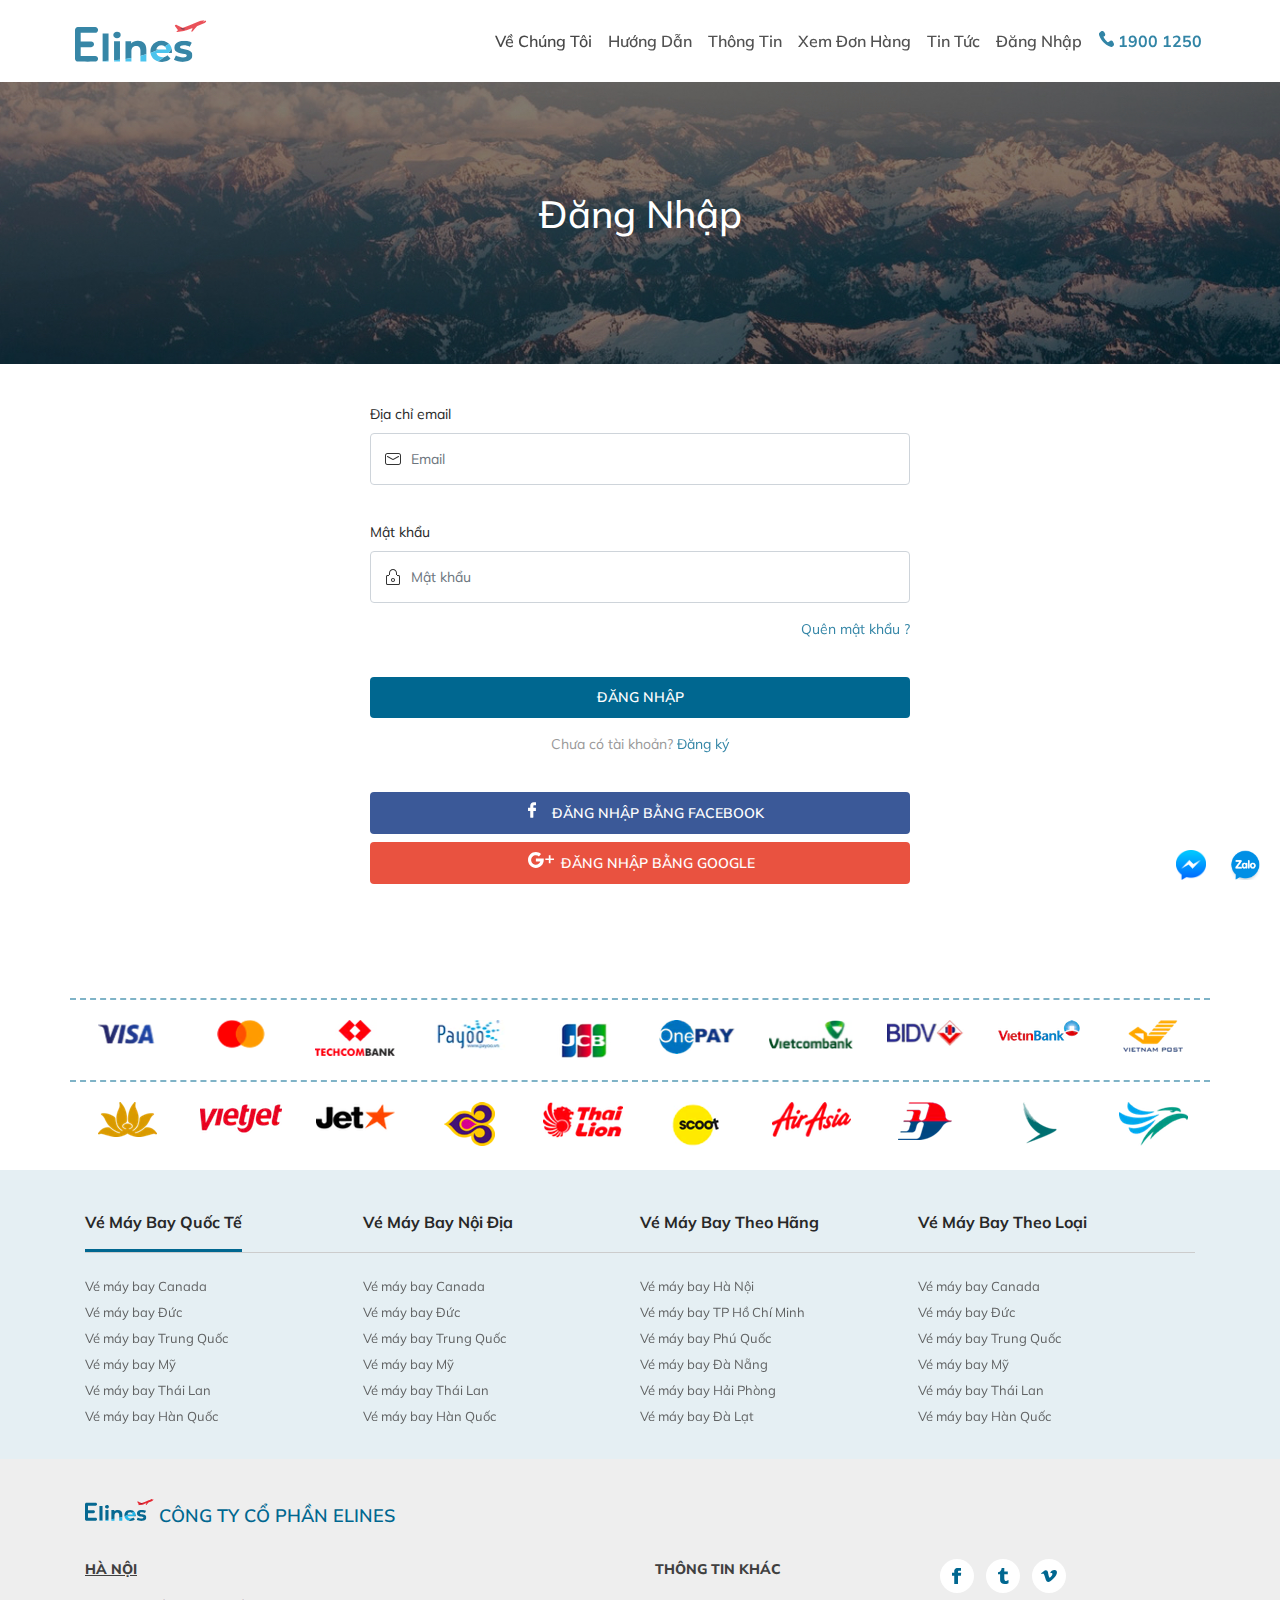
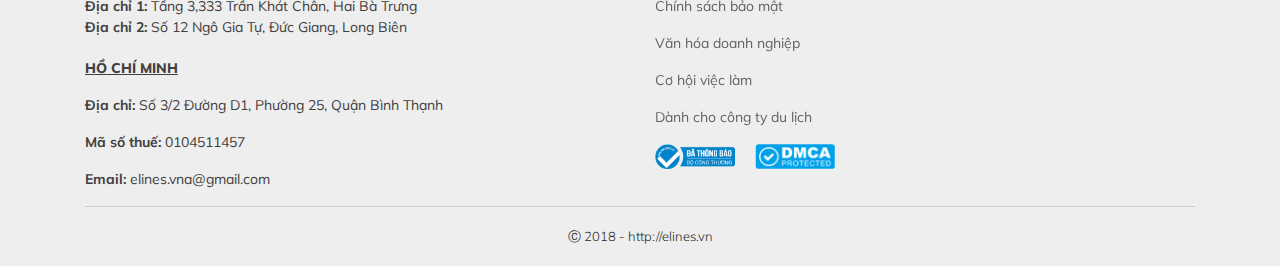
<file: login.html>
<!DOCTYPE html>
<html lang="en">
<head>
  <meta http-equiv="Content-Type" content="text/html; charset=utf-8" />
<meta http-equiv="X-UA-Compatible" content="IE=edge">
<meta name="viewport" content="width=device-width, initial-scale=1">
<link rel="icon" href="/static/ico.png">
<title>Elines</title>	
<link href="./2.css" rel="stylesheet"></head>

<body>
    <div class="container">
    <nav class="row navbar navbar-expand-lg navbar-light el-navbar">
    <a class="navbar-brand" href="/">
        <img src="/static/Group 35.svg" class="logo"></a>
    </a>
    <button class="navbar-toggler" type="button" data-toggle="collapse" data-target="#navbarSupportedContent" aria-controls="navbarSupportedContent" aria-expanded="false" aria-label="Toggle navigation">
    <span class="navbar-toggler-icon"></span>
    </button>

    <div class="collapse navbar-collapse" id="navbarSupportedContent">
    <ul class="navbar-nav ml-auto">
        <li class="nav-item active">
            <a class="nav-link" href="#">
                Về Chúng Tôi 
                <span class="sr-only">(current)</span>
            </a>
        </li>
        <li class="nav-item">
            <a class="nav-link" href="#">Hướng Dẫn</a>
        </li>
        <li class="nav-item">
            <a class="nav-link" href="#">Thông Tin</a>
        </li>
        <li class="nav-item">
            <a class="nav-link" href="#">Xem Đơn Hàng</a>
        </li>
        <li class="nav-item">
            <a class="nav-link" href="#">Tin Tức</a>
        </li>
        <li class="nav-item">
            <a class="nav-link" href="#">Đăng Nhập</a>
        </li>
        <li class="nav-item hot-line">
            <a class="nav-link" href="tel:19001250">
                <i class="el-icon el-icon--phone"></i>
                1900 1250
            </a>
        </li>
    </ul>
    </div>
    </nav>
</div>
  <div class='auth__hero'>
  <h1>Đăng Nhập</h1>
</div>

<div class="container">
    <div class="row">
        <div class="col-md-6 mx-auto">
            <form class="auth__form">

                <div class="form-group no-wrap">
                    <label for="email" require>Địa chỉ email</label>
                    <div class="auth__form--inline">
                        <i class="el-icon el-icon--email"></i>
                        <input type="email" class="form-control" id="email" placeholder="Email">	
                    </div>
                </div>

                <br/>

                <div class="form-group no-wrap">
                    <label for="password" require>Mật khẩu</label>
                    <div class="auth__form--inline">
                        <i class="el-icon el-icon--password"></i>
                        <input type="password" class="form-control" id="password" placeholder="Mật khẩu">	
                    </div>
                </div>

                <div class="d-flex mt-2">
                    <a class="ml-auto" href="#">
                        <span class="el-text">Quên mật khẩu ?</span>
                    </a>
                </div>
                
                <p>&#8203;</p>

                <button type="button" class="btn btn-block el-button el-button--primary el-button--large">Đăng nhập</button>

                <div class="text-center mt-3">
                    <span class="el-sub">Chưa có tài khoản?</span>
                    <a class="ml-auto" href="#">
                        <span class="el-text">Đăng ký</span>
                    </a>
                </div>

                <p>&#8203;</p>

                <button type="button" class="btn btn-block el-button el-button--facebook el-button--large no-wrap">
                    <i class="el-icon el-icon--facebook"></i>
                    Đăng nhập bằng Facebook
                </button>
                
                <button type="button" class="btn btn-block el-button el-button--google-plus el-button--large no-wrap">
                    <i class="el-icon el-icon--google-plus"></i>
                    Đăng nhập bằng Google
                </button>

                <p>&#8203;</p>
                <p>&#8203;</p>

            </form>			
        </div>
    </div>

</div>
  <section class="partners">
  <div class="container">
    <div class="row partners__delimiter">
      <div class="col-4 col-sm-2 col-lg text-center">
        <img src="/static/payment1.png" class="partners__logo"/>
      </div>
      <div class="col-4 col-sm-2 col-lg text-center">
        <img src="/static/payment2.png" class="partners__logo"/>
      </div>
      <div class="col-4 col-sm-2 col-lg text-center">
        <img src="/static/payment3.png" class="partners__logo"/>
      </div>
      <div class="col-4 col-sm-2 col-lg text-center">
        <img src="/static/payment4.png" class="partners__logo"/>
      </div>
      <div class="col-4 col-sm-2 col-lg text-center">
        <img src="/static/payment5.png" class="partners__logo"/>
      </div>
      <div class="col-4 col-sm-2 col-lg text-center">
        <img src="/static/payment6.png" class="partners__logo"/>
      </div>
      <div class="col-4 col-sm-2 col-lg text-center">
        <img src="/static/payment7.png" class="partners__logo"/>
      </div>
      <div class="col-4 col-sm-2 col-lg text-center">
        <img src="/static/payment8.png" class="partners__logo"/>
      </div>
      <div class="col-4 col-sm-2 col-lg text-center">
        <img src="/static/payment9.png" class="partners__logo"/>
      </div>
      <div class="col-4 col-sm-2 col-lg text-center">
        <img src="/static/payment10.png" class="partners__logo"/>
      </div>
    </div>
    <div class="row partners__delimiter">
      <div class="col-4 col-sm-2 col-lg text-center">
        <img src="/static/9.png" class="partners__logo"/>
      </div>
      <div class="col-4 col-sm-2 col-lg text-center">
        <img src="/static/10.png" class="partners__logo"/>
      </div>
      <div class="col-4 col-sm-2 col-lg text-center">
        <img src="/static/8.png" class="partners__logo"/>
      </div>
      <div class="col-4 col-sm-2 col-lg text-center">
        <img src="/static/1.png" class="partners__logo"/>
      </div>
      <div class="col-4 col-sm-2 col-lg text-center">
        <img src="/static/7.png" class="partners__logo"/>
      </div>
      <div class="col-4 col-sm-2 col-lg text-center">
        <img src="/static/6.png" class="partners__logo"/>
      </div>
      <div class="col-4 col-sm-2 col-lg text-center">
        <img src="/static/5.png" class="partners__logo"/>
      </div>
      <div class="col-4 col-sm-2 col-lg text-center">
        <img src="/static/4.png" class="partners__logo"/>
      </div>
      <div class="col-4 col-sm-2 col-lg text-center">
        <img src="/static/3.png" class="partners__logo"/>
      </div>
      <div class="col-4 col-sm-2 col-lg text-center">
        <img src="/static/2.png" class="partners__logo"/>
      </div>
    </div>
  </div>
</section>
  <section class="ticket-collection">
    <div class="container">
        <div class="row no-gutters">
            <div class="col-sm-6 col-lg-3">
                <div class="ticket-collection__title ticket-collection__title--active">
                    Vé máy bay quốc tế
                </div>
                <ul class="ticket-collection__list">
                    <li>
                        <a class="ticket-collection__link" href="#">
                            Vé máy bay Canada
                        </a>
                    </li>
                    <li>
                        <a class="ticket-collection__link" href="#">
                            Vé máy bay Đức
                        </a>
                    </li>
                    <li>
                        <a class="ticket-collection__link" href="#">
                            Vé máy bay Trung Quốc
                        </a>
                    </li>
                    <li>
                        <a class="ticket-collection__link" href="#">
                            Vé máy bay Mỹ
                        </a>
                    </li>
                    <li>
                        <a class="ticket-collection__link" href="#">
                            Vé máy bay Thái Lan
                        </a>
                    </li>
                    <li>
                        <a class="ticket-collection__link" href="#">
                            Vé máy bay Hàn Quốc
                        </a>
                    </li>
                </ul>
            </div>
            <div class="col-sm-6 col-lg-3">
                <div class="ticket-collection__title">
                    Vé máy bay nội địa
                </div>
                <ul class="ticket-collection__list">
                    <li>
                        <a class="ticket-collection__link" href="#">
                            Vé máy bay Canada
                        </a>
                    </li>
                    <li>
                        <a class="ticket-collection__link" href="#">
                            Vé máy bay Đức
                        </a>
                    </li>
                    <li>
                        <a class="ticket-collection__link" href="#">
                            Vé máy bay Trung Quốc
                        </a>
                    </li>
                    <li>
                        <a class="ticket-collection__link" href="#">
                            Vé máy bay Mỹ
                        </a>
                    </li>
                    <li>
                        <a class="ticket-collection__link" href="#">
                            Vé máy bay Thái Lan
                        </a>
                    </li>
                    <li>
                        <a class="ticket-collection__link" href="#">
                            Vé máy bay Hàn Quốc
                        </a>
                    </li>
                </ul>
            </div>
            <div class="col-sm-6 col-lg-3">
                <div class="ticket-collection__title">
                    Vé máy bay theo hãng
                </div>
                <ul class="ticket-collection__list">
                    <li>
                        <a class="ticket-collection__link" href="#">
                            Vé máy bay Hà Nội
                        </a>
                    </li>
                    <li>
                        <a class="ticket-collection__link" href="#">
                            Vé máy bay TP Hồ Chí Minh
                        </a>
                    </li>
                    <li>
                        <a class="ticket-collection__link" href="#">
                            Vé máy bay Phú Quốc
                        </a>
                    </li>
                    <li>
                        <a class="ticket-collection__link" href="#">
                            Vé máy bay Đà Nẵng
                        </a>
                    </li>
                    <li>
                        <a class="ticket-collection__link" href="#">
                            Vé máy bay Hải Phòng
                        </a>
                    </li>
                    <li>
                        <a class="ticket-collection__link" href="#">
                            Vé máy bay Đà Lạt
                        </a>
                    </li>
                </ul>
            </div>
            <div class="col-sm-6 col-lg-3">
                <div class="ticket-collection__title">
                    Vé máy bay theo loại
                </div>
                <ul class="ticket-collection__list">
                    <li>
                        <a class="ticket-collection__link" href="#">
                            Vé máy bay Canada
                        </a>
                    </li>
                    <li>
                        <a class="ticket-collection__link" href="#">
                            Vé máy bay Đức
                        </a>
                    </li>
                    <li>
                        <a class="ticket-collection__link" href="#">
                            Vé máy bay Trung Quốc
                        </a>
                    </li>
                    <li>
                        <a class="ticket-collection__link" href="#">
                            Vé máy bay Mỹ
                        </a>
                    </li>
                    <li>
                        <a class="ticket-collection__link" href="#">
                            Vé máy bay Thái Lan
                        </a>
                    </li>
                    <li>
                        <a class="ticket-collection__link" href="#">
                            Vé máy bay Hàn Quốc
                        </a>
                    </li>
                </ul>
            </div>
        </div>

    </div>
</section>
  <section class="footer">
    <div class="container">
        <div class="row">
            <div class="col-md-6">
                <div class="footer__brand">
                    <img src="/static/Group 35.svg" class="footer__logo">
                    CÔNG TY CỔ PHẦN ELINES
                </div>
            </div>
      <div class="col-md-3 ml-auto">
        
      </div>
        </div>
        <div class="row">
            <div class="col-md-6">
                <p class="footer__title">
                    <u>Hà Nội</u>
                </p>
                <p>
                    <b>Địa chỉ 1: </b>
                    Tầng 3,333 Trần Khát Chân, Hai Bà Trưng 
                    <br/>
                    <b>Địa chỉ 2: </b>
                    Số 12 Ngô Gia Tự, Đức Giang, Long Biên
                </p>
                <p class="footer__title">
                    <u>Hồ Chí Minh</u>
                </p>
                <p>
                    <b>Địa chỉ: </b>
                    Số 3/2 Đường D1, Phường 25, Quận Bình Thạnh
                </p>
                <p>
                    <b>
                        Mã số thuế:
                    </b>
                    0104511457
                </p>
                <p>
                    <b>
                        Email:
                    </b>
                    elines.vna@gmail.com
                </p>
            </div>
            <div class="col-md-3">
                <p class="footer__title">
                    Thông tin khác
                </p>
                <p>
                    <a href="#">
                        Chính sách bảo mật
                    </a>
                </p>
                <p>
                    <a href="#">
                        Văn hóa doanh nghiệp
                    </a>
                </p>
                <p>
                    <a href="#">
                        Cơ hội việc làm
                    </a>
                </p>
                <p>
                    <a href="#">
                        Dành cho công ty du lịch
                    </a>
                </p>
                <div class="footer__verification">
          <img src="/static/bocongthuong.png" class="mr-3">
          <img src="/static/dmca.png" class="mr-3">
        </div>
            </div>
            <div class="col-md-3">
                <img src="/static/ico fb.svg" class="mr-2 mb-2"/>
        <img src="/static/ico tumblt.svg" class="mr-2 mb-2"/>
        <img src="/static/ico vimeo.svg" class="mr-2 mb-2"/>
      </div>
        </div>
        <div class="footer__copyright text-center">
            Ⓒ 2018 - http://elines.vn
        </div>
    </div>
</section>
  <section class="support">
    <img src="/static/Facebook_Messenger.png"	class="support__icon"/>
    <img src="/static/Zalo.png"	class="support__icon"/>
</section>
<script type="text/javascript" src="./runtime.aa5c91d4046cff05273b.bundle.js"></script><script type="text/javascript" src="./vendors.594510b8979afe9abc97.bundle.js"></script><script type="text/javascript" src="./client.2508cff571b46f03270f.bundle.js"></script><script type="text/javascript" src="./vendor.c9463f8b853c97f2eb1a.bundle.js"></script></body>
</html>
</file>
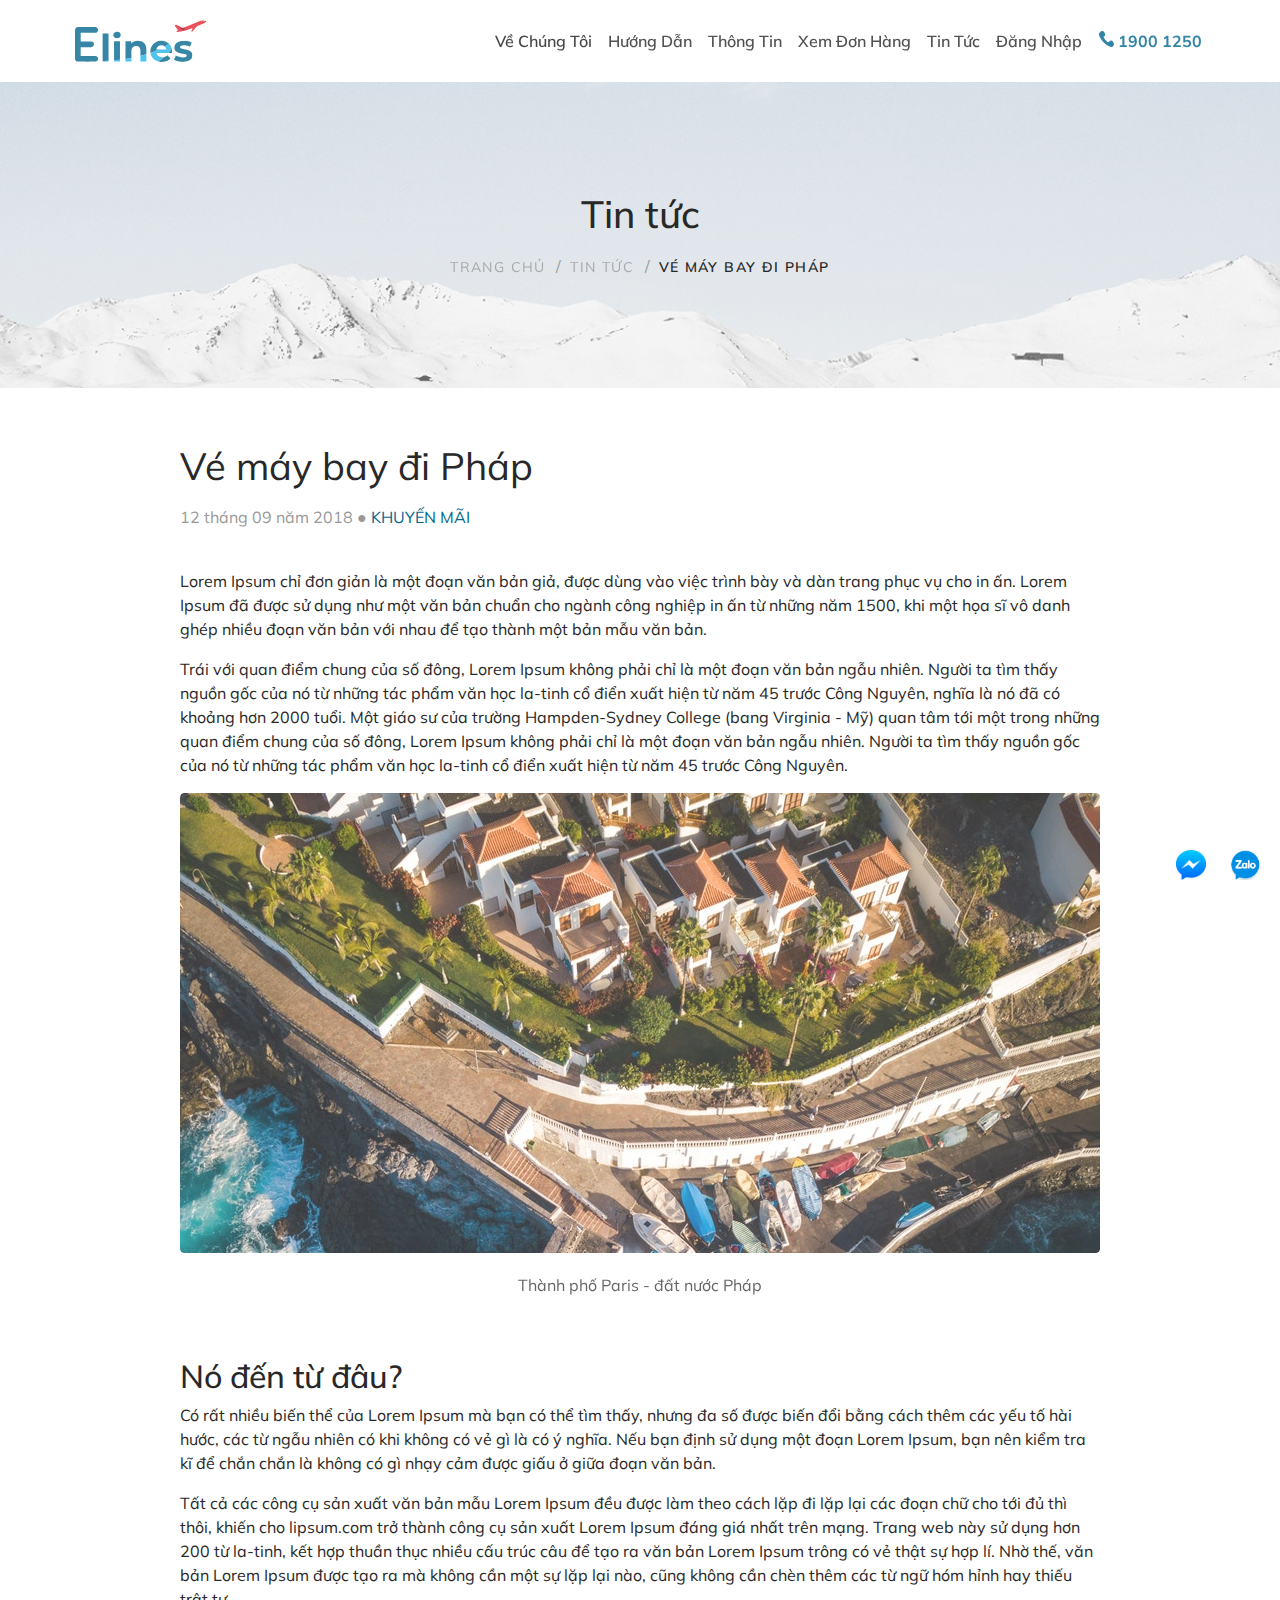
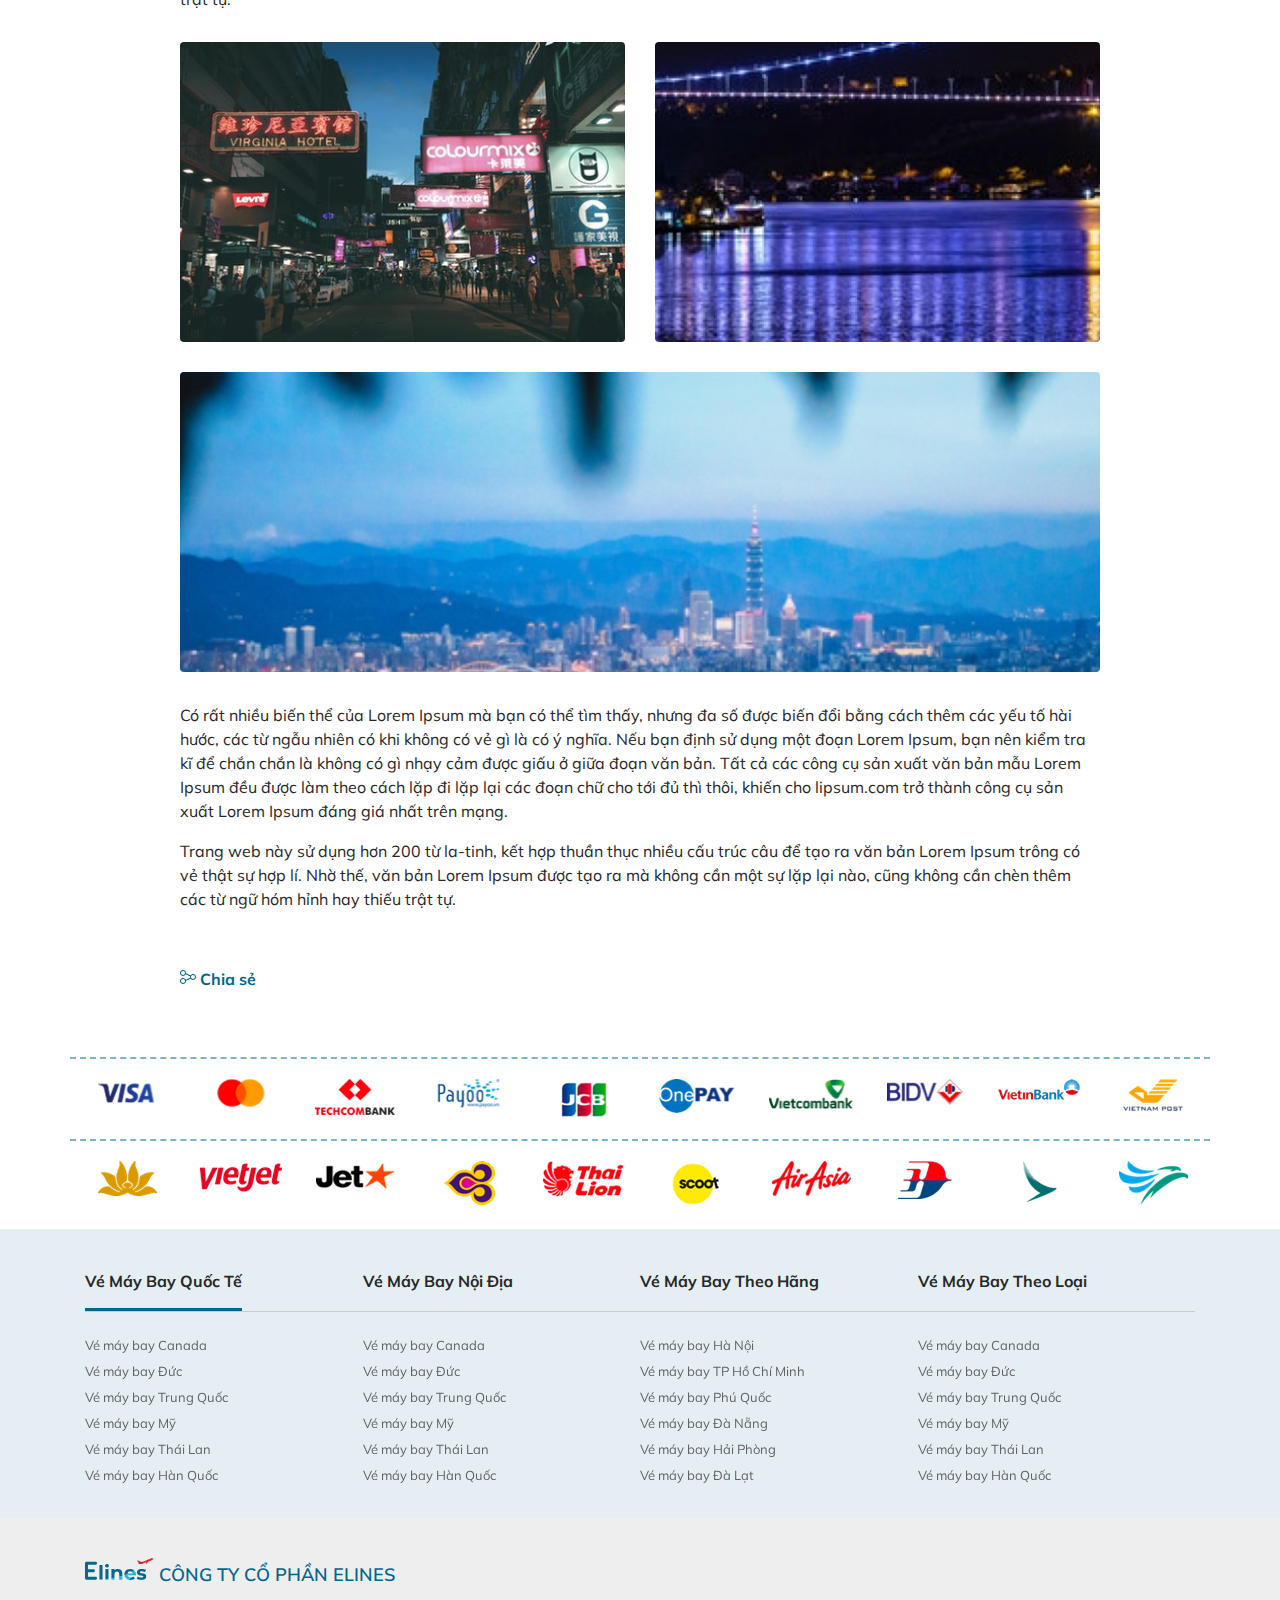
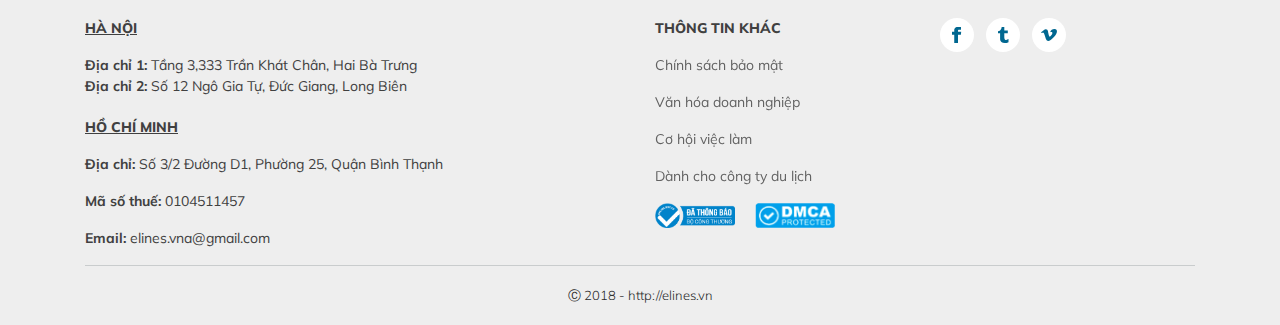
<file: news-detail.html>
<!DOCTYPE html>
<html lang="en">
<head>
  <meta http-equiv="Content-Type" content="text/html; charset=utf-8" />
<meta http-equiv="X-UA-Compatible" content="IE=edge">
<meta name="viewport" content="width=device-width, initial-scale=1">
<link rel="icon" href="/static/ico.png">
<title>Elines</title>	
<link href="./2.css" rel="stylesheet"></head>

<body>
    <div class="container">
    <nav class="row navbar navbar-expand-lg navbar-light el-navbar">
    <a class="navbar-brand" href="/">
        <img src="/static/Group 35.svg" class="logo"></a>
    </a>
    <button class="navbar-toggler" type="button" data-toggle="collapse" data-target="#navbarSupportedContent" aria-controls="navbarSupportedContent" aria-expanded="false" aria-label="Toggle navigation">
    <span class="navbar-toggler-icon"></span>
    </button>

    <div class="collapse navbar-collapse" id="navbarSupportedContent">
    <ul class="navbar-nav ml-auto">
        <li class="nav-item active">
            <a class="nav-link" href="#">
                Về Chúng Tôi 
                <span class="sr-only">(current)</span>
            </a>
        </li>
        <li class="nav-item">
            <a class="nav-link" href="#">Hướng Dẫn</a>
        </li>
        <li class="nav-item">
            <a class="nav-link" href="#">Thông Tin</a>
        </li>
        <li class="nav-item">
            <a class="nav-link" href="#">Xem Đơn Hàng</a>
        </li>
        <li class="nav-item">
            <a class="nav-link" href="#">Tin Tức</a>
        </li>
        <li class="nav-item">
            <a class="nav-link" href="#">Đăng Nhập</a>
        </li>
        <li class="nav-item hot-line">
            <a class="nav-link" href="tel:19001250">
                <i class="el-icon el-icon--phone"></i>
                1900 1250
            </a>
        </li>
    </ul>
    </div>
    </nav>
</div>
  <div class='news__hero'>
  <h1>Tin tức</h1>
  <div class="breadcrumbs"> 
    <a href="#" class="breadcrumbs__item"> Trang chủ </a>
    /  
    <a href="#" class="breadcrumbs__item"> Tin tức </a>
    /  
    <span class="breadcrumbs__item active"> Vé máy bay đi Pháp </span>
  </div>
</div>
  <div class="container news-detail">
  <div class="row">
    <div class="col-md-10 mx-auto">
      <div class="news-detail__title">
        Vé máy bay đi Pháp
      </div>
      <div class="news-detail__title-description">
        <span class="el-sub">12 tháng 09 năm 2018  ●   </span>
        <span class="el-text">KHUYẾN MÃI</span>
      </div>

      <p>&#8203;</p>

      <p>
        Lorem Ipsum chỉ đơn giản là một đoạn văn bản giả, được dùng vào việc trình bày và dàn trang phục vụ cho in ấn. Lorem Ipsum đã được sử dụng như một văn bản chuẩn cho ngành công nghiệp in ấn từ những năm 1500, khi một họa sĩ vô danh ghép nhiều đoạn văn bản với nhau để tạo thành một bản mẫu văn bản. 
      </p>
      <p>
        Trái với quan điểm chung của số đông, Lorem Ipsum không phải chỉ là một đoạn văn bản ngẫu nhiên. Người ta tìm thấy nguồn gốc của nó từ những tác phẩm văn học la-tinh cổ điển xuất hiện từ năm 45 trước Công Nguyên, nghĩa là nó đã có khoảng hơn 2000 tuổi. Một giáo sư của trường Hampden-Sydney College (bang Virginia - Mỹ) quan tâm tới một trong những quan điểm chung của số đông, Lorem Ipsum không phải chỉ là một đoạn văn bản ngẫu nhiên. Người ta tìm thấy nguồn gốc của nó từ những tác phẩm văn học la-tinh cổ điển xuất hiện từ năm 45 trước Công Nguyên.
      </p>

      <p></p>

      <div class="news-detail__thumbnail">
        <a href="/static/news/news1.png">
          <img src="/static/news/news1.png" alt="news-image"/>
          <div class="caption">
            Thành phố Paris - đất nước Pháp
          </div>
        </a>
      </div>

      <p>&#8203;</p>

      <h2>
        Nó đến từ đâu?
      </h2>
      <p>
        Có rất nhiều biến thể của Lorem Ipsum mà bạn có thể tìm thấy, nhưng đa số được biến đổi bằng cách thêm các yếu tố hài hước, các từ ngẫu nhiên có khi không có vẻ gì là có ý nghĩa. Nếu bạn định sử dụng một đoạn Lorem Ipsum, bạn nên kiểm tra kĩ để chắn chắn là không có gì nhạy cảm được giấu ở giữa đoạn văn bản.
      </p>

      <p>
        Tất cả các công cụ sản xuất văn bản mẫu Lorem Ipsum đều được làm theo cách lặp đi lặp lại các đoạn chữ cho tới đủ thì thôi, khiến cho lipsum.com trở thành công cụ sản xuất Lorem Ipsum đáng giá nhất trên mạng. Trang web này sử dụng hơn 200 từ la-tinh, kết hợp thuần thục nhiều cấu trúc câu để tạo ra văn bản Lorem Ipsum trông có vẻ thật sự hợp lí. Nhờ thế, văn bản Lorem Ipsum được tạo ra mà không cần một sự lặp lại nào, cũng không cần chèn thêm các từ ngữ hóm hỉnh hay thiếu trật tự.
      </p>

      <div class="row">
        <div class="col-sm-6">
          <img src="/static/news/news3.png" class="news-detail__image"/>
        </div>
        <div class="col-sm-6">
          <img src="/static/news/news2.png" class="news-detail__image"/>
        </div>
        <div class="col-12">
          <img src="/static/news/news4.png" class="news-detail__image"/>
        </div>
      </div>

      <p></p>
      
      <p>
        Có rất nhiều biến thể của Lorem Ipsum mà bạn có thể tìm thấy, nhưng đa số được biến đổi bằng cách thêm các yếu tố hài hước, các từ ngẫu nhiên có khi không có vẻ gì là có ý nghĩa. Nếu bạn định sử dụng một đoạn Lorem Ipsum, bạn nên kiểm tra kĩ để chắn chắn là không có gì nhạy cảm được giấu ở giữa đoạn văn bản. Tất cả các công cụ sản xuất văn bản mẫu Lorem Ipsum đều được làm theo cách lặp đi lặp lại các đoạn chữ cho tới đủ thì thôi, khiến cho lipsum.com trở thành công cụ sản xuất Lorem Ipsum đáng giá nhất trên mạng.
      </p>
      <p>
        Trang web này sử dụng hơn 200 từ la-tinh, kết hợp thuần thục nhiều cấu trúc câu để tạo ra văn bản Lorem Ipsum trông có vẻ thật sự hợp lí. Nhờ thế, văn bản Lorem Ipsum được tạo ra mà không cần một sự lặp lại nào, cũng không cần chèn thêm các từ ngữ hóm hỉnh hay thiếu trật tự.
      </p>

      <p>&#8203;</p>

      <p class="el-text">
        <i class="el-icon el-icon--share"></i>
        <b>Chia sẻ</b>
      </p>

    </div>
  </div>
</div>
  <section class="partners">
  <div class="container">
    <div class="row partners__delimiter">
      <div class="col-4 col-sm-2 col-lg text-center">
        <img src="/static/payment1.png" class="partners__logo"/>
      </div>
      <div class="col-4 col-sm-2 col-lg text-center">
        <img src="/static/payment2.png" class="partners__logo"/>
      </div>
      <div class="col-4 col-sm-2 col-lg text-center">
        <img src="/static/payment3.png" class="partners__logo"/>
      </div>
      <div class="col-4 col-sm-2 col-lg text-center">
        <img src="/static/payment4.png" class="partners__logo"/>
      </div>
      <div class="col-4 col-sm-2 col-lg text-center">
        <img src="/static/payment5.png" class="partners__logo"/>
      </div>
      <div class="col-4 col-sm-2 col-lg text-center">
        <img src="/static/payment6.png" class="partners__logo"/>
      </div>
      <div class="col-4 col-sm-2 col-lg text-center">
        <img src="/static/payment7.png" class="partners__logo"/>
      </div>
      <div class="col-4 col-sm-2 col-lg text-center">
        <img src="/static/payment8.png" class="partners__logo"/>
      </div>
      <div class="col-4 col-sm-2 col-lg text-center">
        <img src="/static/payment9.png" class="partners__logo"/>
      </div>
      <div class="col-4 col-sm-2 col-lg text-center">
        <img src="/static/payment10.png" class="partners__logo"/>
      </div>
    </div>
    <div class="row partners__delimiter">
      <div class="col-4 col-sm-2 col-lg text-center">
        <img src="/static/9.png" class="partners__logo"/>
      </div>
      <div class="col-4 col-sm-2 col-lg text-center">
        <img src="/static/10.png" class="partners__logo"/>
      </div>
      <div class="col-4 col-sm-2 col-lg text-center">
        <img src="/static/8.png" class="partners__logo"/>
      </div>
      <div class="col-4 col-sm-2 col-lg text-center">
        <img src="/static/1.png" class="partners__logo"/>
      </div>
      <div class="col-4 col-sm-2 col-lg text-center">
        <img src="/static/7.png" class="partners__logo"/>
      </div>
      <div class="col-4 col-sm-2 col-lg text-center">
        <img src="/static/6.png" class="partners__logo"/>
      </div>
      <div class="col-4 col-sm-2 col-lg text-center">
        <img src="/static/5.png" class="partners__logo"/>
      </div>
      <div class="col-4 col-sm-2 col-lg text-center">
        <img src="/static/4.png" class="partners__logo"/>
      </div>
      <div class="col-4 col-sm-2 col-lg text-center">
        <img src="/static/3.png" class="partners__logo"/>
      </div>
      <div class="col-4 col-sm-2 col-lg text-center">
        <img src="/static/2.png" class="partners__logo"/>
      </div>
    </div>
  </div>
</section>
  <section class="ticket-collection">
    <div class="container">
        <div class="row no-gutters">
            <div class="col-sm-6 col-lg-3">
                <div class="ticket-collection__title ticket-collection__title--active">
                    Vé máy bay quốc tế
                </div>
                <ul class="ticket-collection__list">
                    <li>
                        <a class="ticket-collection__link" href="#">
                            Vé máy bay Canada
                        </a>
                    </li>
                    <li>
                        <a class="ticket-collection__link" href="#">
                            Vé máy bay Đức
                        </a>
                    </li>
                    <li>
                        <a class="ticket-collection__link" href="#">
                            Vé máy bay Trung Quốc
                        </a>
                    </li>
                    <li>
                        <a class="ticket-collection__link" href="#">
                            Vé máy bay Mỹ
                        </a>
                    </li>
                    <li>
                        <a class="ticket-collection__link" href="#">
                            Vé máy bay Thái Lan
                        </a>
                    </li>
                    <li>
                        <a class="ticket-collection__link" href="#">
                            Vé máy bay Hàn Quốc
                        </a>
                    </li>
                </ul>
            </div>
            <div class="col-sm-6 col-lg-3">
                <div class="ticket-collection__title">
                    Vé máy bay nội địa
                </div>
                <ul class="ticket-collection__list">
                    <li>
                        <a class="ticket-collection__link" href="#">
                            Vé máy bay Canada
                        </a>
                    </li>
                    <li>
                        <a class="ticket-collection__link" href="#">
                            Vé máy bay Đức
                        </a>
                    </li>
                    <li>
                        <a class="ticket-collection__link" href="#">
                            Vé máy bay Trung Quốc
                        </a>
                    </li>
                    <li>
                        <a class="ticket-collection__link" href="#">
                            Vé máy bay Mỹ
                        </a>
                    </li>
                    <li>
                        <a class="ticket-collection__link" href="#">
                            Vé máy bay Thái Lan
                        </a>
                    </li>
                    <li>
                        <a class="ticket-collection__link" href="#">
                            Vé máy bay Hàn Quốc
                        </a>
                    </li>
                </ul>
            </div>
            <div class="col-sm-6 col-lg-3">
                <div class="ticket-collection__title">
                    Vé máy bay theo hãng
                </div>
                <ul class="ticket-collection__list">
                    <li>
                        <a class="ticket-collection__link" href="#">
                            Vé máy bay Hà Nội
                        </a>
                    </li>
                    <li>
                        <a class="ticket-collection__link" href="#">
                            Vé máy bay TP Hồ Chí Minh
                        </a>
                    </li>
                    <li>
                        <a class="ticket-collection__link" href="#">
                            Vé máy bay Phú Quốc
                        </a>
                    </li>
                    <li>
                        <a class="ticket-collection__link" href="#">
                            Vé máy bay Đà Nẵng
                        </a>
                    </li>
                    <li>
                        <a class="ticket-collection__link" href="#">
                            Vé máy bay Hải Phòng
                        </a>
                    </li>
                    <li>
                        <a class="ticket-collection__link" href="#">
                            Vé máy bay Đà Lạt
                        </a>
                    </li>
                </ul>
            </div>
            <div class="col-sm-6 col-lg-3">
                <div class="ticket-collection__title">
                    Vé máy bay theo loại
                </div>
                <ul class="ticket-collection__list">
                    <li>
                        <a class="ticket-collection__link" href="#">
                            Vé máy bay Canada
                        </a>
                    </li>
                    <li>
                        <a class="ticket-collection__link" href="#">
                            Vé máy bay Đức
                        </a>
                    </li>
                    <li>
                        <a class="ticket-collection__link" href="#">
                            Vé máy bay Trung Quốc
                        </a>
                    </li>
                    <li>
                        <a class="ticket-collection__link" href="#">
                            Vé máy bay Mỹ
                        </a>
                    </li>
                    <li>
                        <a class="ticket-collection__link" href="#">
                            Vé máy bay Thái Lan
                        </a>
                    </li>
                    <li>
                        <a class="ticket-collection__link" href="#">
                            Vé máy bay Hàn Quốc
                        </a>
                    </li>
                </ul>
            </div>
        </div>

    </div>
</section>
  <section class="footer">
    <div class="container">
        <div class="row">
            <div class="col-md-6">
                <div class="footer__brand">
                    <img src="/static/Group 35.svg" class="footer__logo">
                    CÔNG TY CỔ PHẦN ELINES
                </div>
            </div>
      <div class="col-md-3 ml-auto">
        
      </div>
        </div>
        <div class="row">
            <div class="col-md-6">
                <p class="footer__title">
                    <u>Hà Nội</u>
                </p>
                <p>
                    <b>Địa chỉ 1: </b>
                    Tầng 3,333 Trần Khát Chân, Hai Bà Trưng 
                    <br/>
                    <b>Địa chỉ 2: </b>
                    Số 12 Ngô Gia Tự, Đức Giang, Long Biên
                </p>
                <p class="footer__title">
                    <u>Hồ Chí Minh</u>
                </p>
                <p>
                    <b>Địa chỉ: </b>
                    Số 3/2 Đường D1, Phường 25, Quận Bình Thạnh
                </p>
                <p>
                    <b>
                        Mã số thuế:
                    </b>
                    0104511457
                </p>
                <p>
                    <b>
                        Email:
                    </b>
                    elines.vna@gmail.com
                </p>
            </div>
            <div class="col-md-3">
                <p class="footer__title">
                    Thông tin khác
                </p>
                <p>
                    <a href="#">
                        Chính sách bảo mật
                    </a>
                </p>
                <p>
                    <a href="#">
                        Văn hóa doanh nghiệp
                    </a>
                </p>
                <p>
                    <a href="#">
                        Cơ hội việc làm
                    </a>
                </p>
                <p>
                    <a href="#">
                        Dành cho công ty du lịch
                    </a>
                </p>
                <div class="footer__verification">
          <img src="/static/bocongthuong.png" class="mr-3">
          <img src="/static/dmca.png" class="mr-3">
        </div>
            </div>
            <div class="col-md-3">
                <img src="/static/ico fb.svg" class="mr-2 mb-2"/>
        <img src="/static/ico tumblt.svg" class="mr-2 mb-2"/>
        <img src="/static/ico vimeo.svg" class="mr-2 mb-2"/>
      </div>
        </div>
        <div class="footer__copyright text-center">
            Ⓒ 2018 - http://elines.vn
        </div>
    </div>
</section>
  <section class="support">
    <img src="/static/Facebook_Messenger.png"	class="support__icon"/>
    <img src="/static/Zalo.png"	class="support__icon"/>
</section>
<script type="text/javascript" src="./runtime.aa5c91d4046cff05273b.bundle.js"></script><script type="text/javascript" src="./vendors.594510b8979afe9abc97.bundle.js"></script><script type="text/javascript" src="./client.2508cff571b46f03270f.bundle.js"></script><script type="text/javascript" src="./vendor.c9463f8b853c97f2eb1a.bundle.js"></script></body>
</html>
</file>
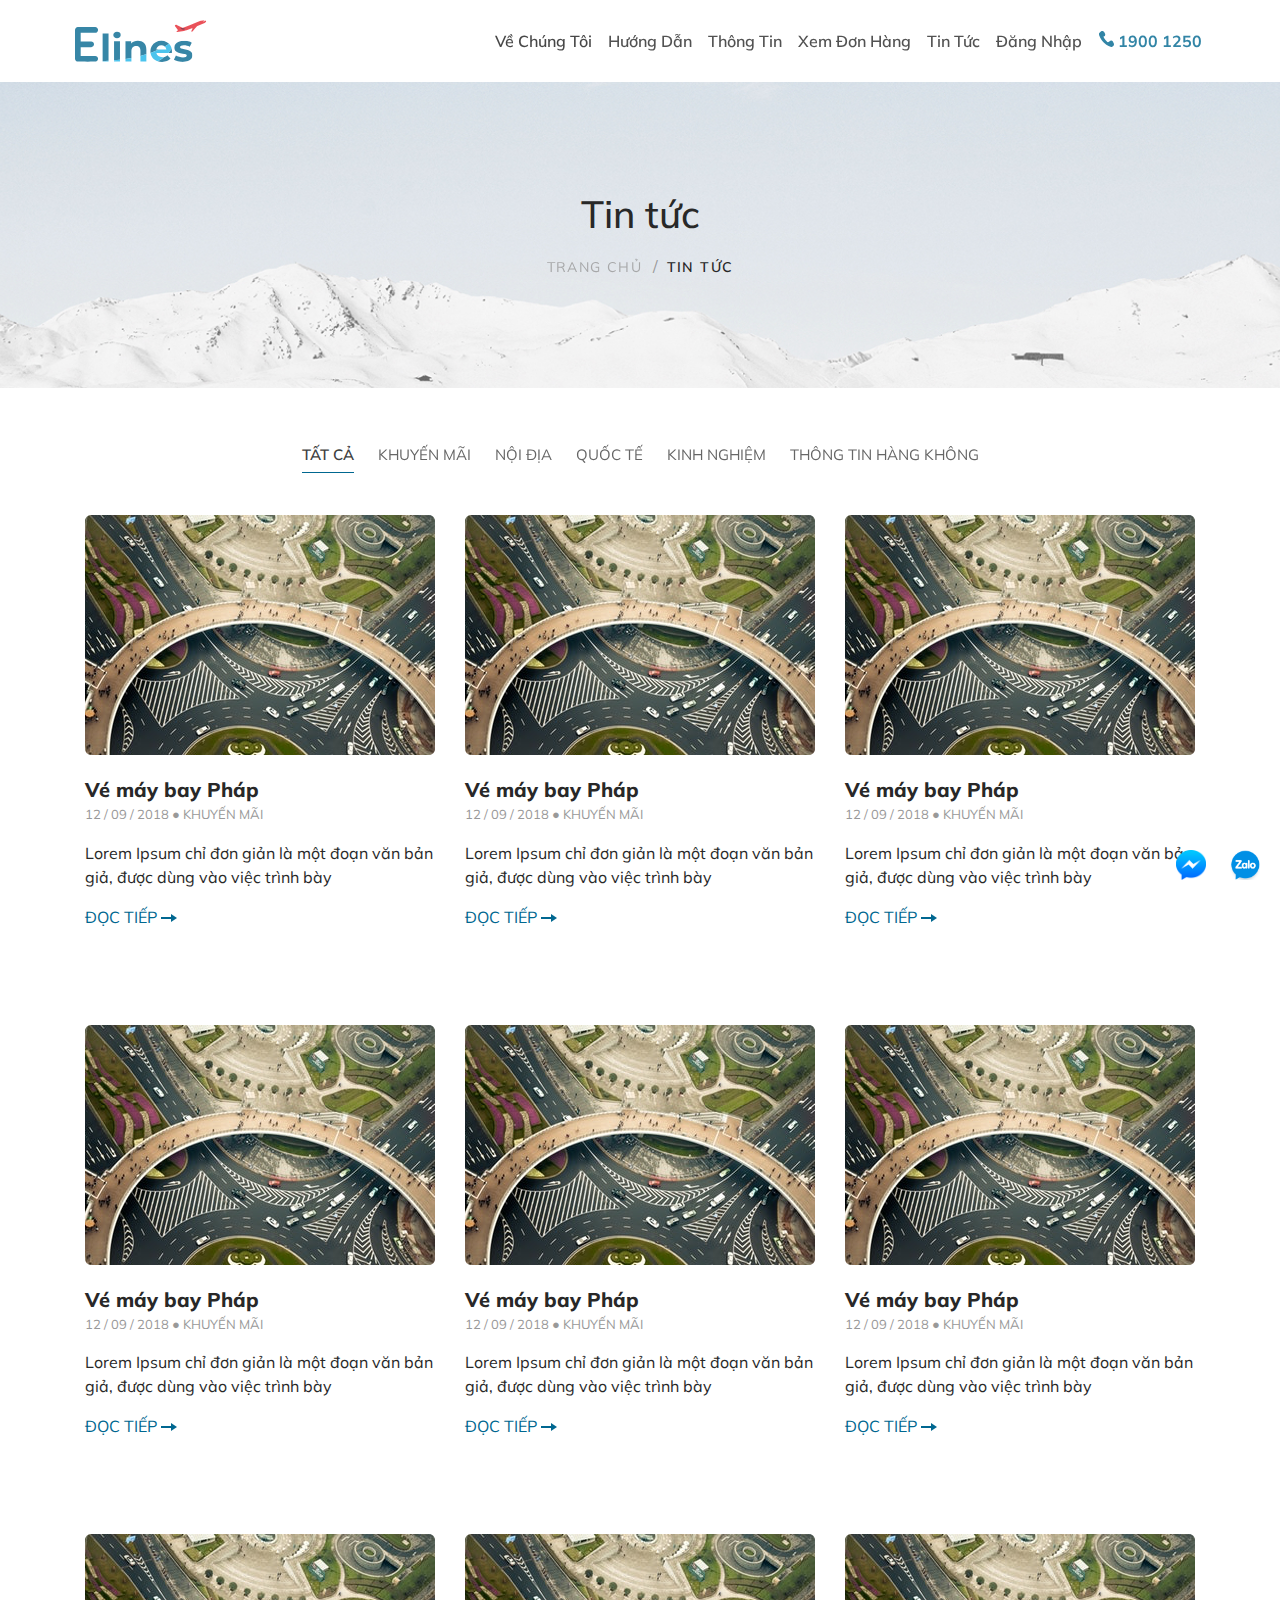
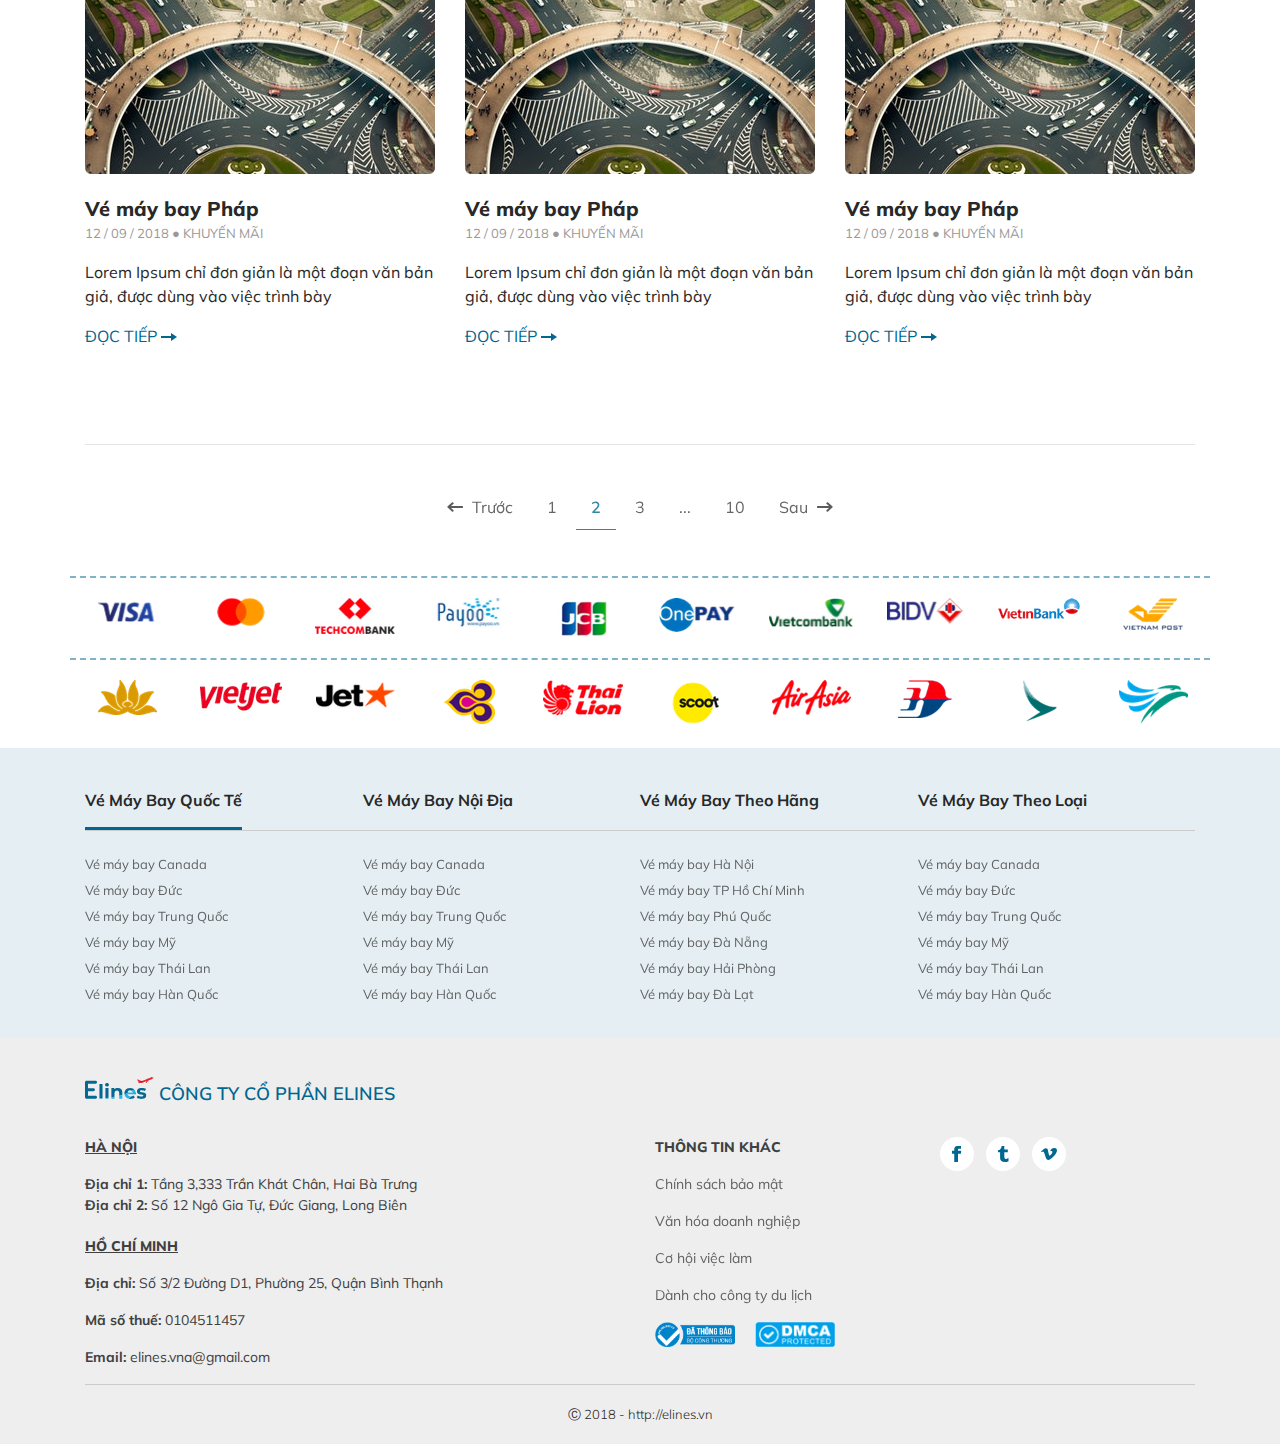
<file: news.html>
<!DOCTYPE html>
<html lang="en">
<head>
  <meta http-equiv="Content-Type" content="text/html; charset=utf-8" />
<meta http-equiv="X-UA-Compatible" content="IE=edge">
<meta name="viewport" content="width=device-width, initial-scale=1">
<link rel="icon" href="/static/ico.png">
<title>Elines</title>	
<link href="./2.css" rel="stylesheet"></head>

<body>
    <div class="container">
    <nav class="row navbar navbar-expand-lg navbar-light el-navbar">
    <a class="navbar-brand" href="/">
        <img src="/static/Group 35.svg" class="logo"></a>
    </a>
    <button class="navbar-toggler" type="button" data-toggle="collapse" data-target="#navbarSupportedContent" aria-controls="navbarSupportedContent" aria-expanded="false" aria-label="Toggle navigation">
    <span class="navbar-toggler-icon"></span>
    </button>

    <div class="collapse navbar-collapse" id="navbarSupportedContent">
    <ul class="navbar-nav ml-auto">
        <li class="nav-item active">
            <a class="nav-link" href="#">
                Về Chúng Tôi 
                <span class="sr-only">(current)</span>
            </a>
        </li>
        <li class="nav-item">
            <a class="nav-link" href="#">Hướng Dẫn</a>
        </li>
        <li class="nav-item">
            <a class="nav-link" href="#">Thông Tin</a>
        </li>
        <li class="nav-item">
            <a class="nav-link" href="#">Xem Đơn Hàng</a>
        </li>
        <li class="nav-item">
            <a class="nav-link" href="#">Tin Tức</a>
        </li>
        <li class="nav-item">
            <a class="nav-link" href="#">Đăng Nhập</a>
        </li>
        <li class="nav-item hot-line">
            <a class="nav-link" href="tel:19001250">
                <i class="el-icon el-icon--phone"></i>
                1900 1250
            </a>
        </li>
    </ul>
    </div>
    </nav>
</div>
  <div class='news__hero'>
  <h1>Tin tức</h1>
  <div class="breadcrumbs"> 
    <a href="#" class="breadcrumbs__item"> Trang chủ </a>
    /  
    <span class="breadcrumbs__item active">Tin tức</span>
  </div>
</div>
  <div class="news__nav">
  <ul class="nav justify-content-center">
    <li class="nav-item">
      <a class="nav-link active" href="#">Tất cả</a>
    </li>
    <li class="nav-item">
      <a class="nav-link" href="#">Khuyến mãi</a>
    </li>
    <li class="nav-item">
      <a class="nav-link" href="#">Nội địa</a>
    </li>
    <li class="nav-item">
      <a class="nav-link" href="#">Quốc tế</a>
    </li>
    <li class="nav-item">
      <a class="nav-link" href="#">Kinh nghiệm</a>
    </li>
    <li class="nav-item">
      <a class="nav-link" href="#">Thông tin hàng không</a>
    </li>
  </ul>
</div>
  <div class="news__list container">
  <div class="row">
    <div class="col-sm-6 col-lg-4">
      <div class="news-item">
  <img src="/static/news/2.png" class="news-item__image"/>
  <div class="news-item__title">
    Vé máy bay Pháp
  </div>
  <p class="news-item__description">
    12 / 09 / 2018 ● KHUYẾN MÃI
  </p>
  <p>
    Lorem Ipsum chỉ đơn giản là một đoạn văn bản giả, được dùng vào việc trình bày
  </p>
  <p class="el-text news-item__read-more"> 
    ĐỌC TIẾP
    <i class="el-icon el-icon--read-more"></i>
  </p>
</div>
    </div>
    <div class="col-sm-6 col-lg-4">
      <div class="news-item">
  <img src="/static/news/2.png" class="news-item__image"/>
  <div class="news-item__title">
    Vé máy bay Pháp
  </div>
  <p class="news-item__description">
    12 / 09 / 2018 ● KHUYẾN MÃI
  </p>
  <p>
    Lorem Ipsum chỉ đơn giản là một đoạn văn bản giả, được dùng vào việc trình bày
  </p>
  <p class="el-text news-item__read-more"> 
    ĐỌC TIẾP
    <i class="el-icon el-icon--read-more"></i>
  </p>
</div>
    </div>
    <div class="col-sm-6 col-lg-4">
      <div class="news-item">
  <img src="/static/news/2.png" class="news-item__image"/>
  <div class="news-item__title">
    Vé máy bay Pháp
  </div>
  <p class="news-item__description">
    12 / 09 / 2018 ● KHUYẾN MÃI
  </p>
  <p>
    Lorem Ipsum chỉ đơn giản là một đoạn văn bản giả, được dùng vào việc trình bày
  </p>
  <p class="el-text news-item__read-more"> 
    ĐỌC TIẾP
    <i class="el-icon el-icon--read-more"></i>
  </p>
</div>
    </div>
    <div class="col-sm-6 col-lg-4">
      <div class="news-item">
  <img src="/static/news/2.png" class="news-item__image"/>
  <div class="news-item__title">
    Vé máy bay Pháp
  </div>
  <p class="news-item__description">
    12 / 09 / 2018 ● KHUYẾN MÃI
  </p>
  <p>
    Lorem Ipsum chỉ đơn giản là một đoạn văn bản giả, được dùng vào việc trình bày
  </p>
  <p class="el-text news-item__read-more"> 
    ĐỌC TIẾP
    <i class="el-icon el-icon--read-more"></i>
  </p>
</div>
    </div>
    <div class="col-sm-6 col-lg-4">
      <div class="news-item">
  <img src="/static/news/2.png" class="news-item__image"/>
  <div class="news-item__title">
    Vé máy bay Pháp
  </div>
  <p class="news-item__description">
    12 / 09 / 2018 ● KHUYẾN MÃI
  </p>
  <p>
    Lorem Ipsum chỉ đơn giản là một đoạn văn bản giả, được dùng vào việc trình bày
  </p>
  <p class="el-text news-item__read-more"> 
    ĐỌC TIẾP
    <i class="el-icon el-icon--read-more"></i>
  </p>
</div>
    </div>
    <div class="col-sm-6 col-lg-4">
      <div class="news-item">
  <img src="/static/news/2.png" class="news-item__image"/>
  <div class="news-item__title">
    Vé máy bay Pháp
  </div>
  <p class="news-item__description">
    12 / 09 / 2018 ● KHUYẾN MÃI
  </p>
  <p>
    Lorem Ipsum chỉ đơn giản là một đoạn văn bản giả, được dùng vào việc trình bày
  </p>
  <p class="el-text news-item__read-more"> 
    ĐỌC TIẾP
    <i class="el-icon el-icon--read-more"></i>
  </p>
</div>
    </div>
    <div class="col-sm-6 col-lg-4">
      <div class="news-item">
  <img src="/static/news/2.png" class="news-item__image"/>
  <div class="news-item__title">
    Vé máy bay Pháp
  </div>
  <p class="news-item__description">
    12 / 09 / 2018 ● KHUYẾN MÃI
  </p>
  <p>
    Lorem Ipsum chỉ đơn giản là một đoạn văn bản giả, được dùng vào việc trình bày
  </p>
  <p class="el-text news-item__read-more"> 
    ĐỌC TIẾP
    <i class="el-icon el-icon--read-more"></i>
  </p>
</div>
    </div>
    <div class="col-sm-6 col-lg-4">
      <div class="news-item">
  <img src="/static/news/2.png" class="news-item__image"/>
  <div class="news-item__title">
    Vé máy bay Pháp
  </div>
  <p class="news-item__description">
    12 / 09 / 2018 ● KHUYẾN MÃI
  </p>
  <p>
    Lorem Ipsum chỉ đơn giản là một đoạn văn bản giả, được dùng vào việc trình bày
  </p>
  <p class="el-text news-item__read-more"> 
    ĐỌC TIẾP
    <i class="el-icon el-icon--read-more"></i>
  </p>
</div>
    </div>
    <div class="col-sm-6 col-lg-4">
      <div class="news-item">
  <img src="/static/news/2.png" class="news-item__image"/>
  <div class="news-item__title">
    Vé máy bay Pháp
  </div>
  <p class="news-item__description">
    12 / 09 / 2018 ● KHUYẾN MÃI
  </p>
  <p>
    Lorem Ipsum chỉ đơn giản là một đoạn văn bản giả, được dùng vào việc trình bày
  </p>
  <p class="el-text news-item__read-more"> 
    ĐỌC TIẾP
    <i class="el-icon el-icon--read-more"></i>
  </p>
</div>
    </div>
  </div>
</div>
  <div class="container">
  <nav aria-label="...">
    <ul class="pager">
      <li class="pager__item"><a class="pager__link" href="#">
        <i class="el-icon el-icon--prev"></i>
        <span class="d-none d-md-inline-block">Trước </span> 
      </a></li>
      <li class="pager__item"><a class="pager__link" href="#">1</a></li>
      <li class="pager__item active"><a class="pager__link" href="#">2</a></li>
      <li class="pager__item"><a class="pager__link" href="#">3</a></li>

      <span class="d-none d-sm-inline-block">
        <li class="pager__item"><a class="pager__link" href="#">...</a></li>
        <li class="pager__item"><a class="pager__link" href="#">10</a></li>
      </span> 

      <li class="pager__item"><a class="pager__link" href="#">
        <span class="d-none d-md-inline-block"> Sau </span>
        <i class="el-icon el-icon--next"></i>
      </a></li>
    </ul>
  </nav>
</div>

  <section class="partners">
  <div class="container">
    <div class="row partners__delimiter">
      <div class="col-4 col-sm-2 col-lg text-center">
        <img src="/static/payment1.png" class="partners__logo"/>
      </div>
      <div class="col-4 col-sm-2 col-lg text-center">
        <img src="/static/payment2.png" class="partners__logo"/>
      </div>
      <div class="col-4 col-sm-2 col-lg text-center">
        <img src="/static/payment3.png" class="partners__logo"/>
      </div>
      <div class="col-4 col-sm-2 col-lg text-center">
        <img src="/static/payment4.png" class="partners__logo"/>
      </div>
      <div class="col-4 col-sm-2 col-lg text-center">
        <img src="/static/payment5.png" class="partners__logo"/>
      </div>
      <div class="col-4 col-sm-2 col-lg text-center">
        <img src="/static/payment6.png" class="partners__logo"/>
      </div>
      <div class="col-4 col-sm-2 col-lg text-center">
        <img src="/static/payment7.png" class="partners__logo"/>
      </div>
      <div class="col-4 col-sm-2 col-lg text-center">
        <img src="/static/payment8.png" class="partners__logo"/>
      </div>
      <div class="col-4 col-sm-2 col-lg text-center">
        <img src="/static/payment9.png" class="partners__logo"/>
      </div>
      <div class="col-4 col-sm-2 col-lg text-center">
        <img src="/static/payment10.png" class="partners__logo"/>
      </div>
    </div>
    <div class="row partners__delimiter">
      <div class="col-4 col-sm-2 col-lg text-center">
        <img src="/static/9.png" class="partners__logo"/>
      </div>
      <div class="col-4 col-sm-2 col-lg text-center">
        <img src="/static/10.png" class="partners__logo"/>
      </div>
      <div class="col-4 col-sm-2 col-lg text-center">
        <img src="/static/8.png" class="partners__logo"/>
      </div>
      <div class="col-4 col-sm-2 col-lg text-center">
        <img src="/static/1.png" class="partners__logo"/>
      </div>
      <div class="col-4 col-sm-2 col-lg text-center">
        <img src="/static/7.png" class="partners__logo"/>
      </div>
      <div class="col-4 col-sm-2 col-lg text-center">
        <img src="/static/6.png" class="partners__logo"/>
      </div>
      <div class="col-4 col-sm-2 col-lg text-center">
        <img src="/static/5.png" class="partners__logo"/>
      </div>
      <div class="col-4 col-sm-2 col-lg text-center">
        <img src="/static/4.png" class="partners__logo"/>
      </div>
      <div class="col-4 col-sm-2 col-lg text-center">
        <img src="/static/3.png" class="partners__logo"/>
      </div>
      <div class="col-4 col-sm-2 col-lg text-center">
        <img src="/static/2.png" class="partners__logo"/>
      </div>
    </div>
  </div>
</section>
  <section class="ticket-collection">
    <div class="container">
        <div class="row no-gutters">
            <div class="col-sm-6 col-lg-3">
                <div class="ticket-collection__title ticket-collection__title--active">
                    Vé máy bay quốc tế
                </div>
                <ul class="ticket-collection__list">
                    <li>
                        <a class="ticket-collection__link" href="#">
                            Vé máy bay Canada
                        </a>
                    </li>
                    <li>
                        <a class="ticket-collection__link" href="#">
                            Vé máy bay Đức
                        </a>
                    </li>
                    <li>
                        <a class="ticket-collection__link" href="#">
                            Vé máy bay Trung Quốc
                        </a>
                    </li>
                    <li>
                        <a class="ticket-collection__link" href="#">
                            Vé máy bay Mỹ
                        </a>
                    </li>
                    <li>
                        <a class="ticket-collection__link" href="#">
                            Vé máy bay Thái Lan
                        </a>
                    </li>
                    <li>
                        <a class="ticket-collection__link" href="#">
                            Vé máy bay Hàn Quốc
                        </a>
                    </li>
                </ul>
            </div>
            <div class="col-sm-6 col-lg-3">
                <div class="ticket-collection__title">
                    Vé máy bay nội địa
                </div>
                <ul class="ticket-collection__list">
                    <li>
                        <a class="ticket-collection__link" href="#">
                            Vé máy bay Canada
                        </a>
                    </li>
                    <li>
                        <a class="ticket-collection__link" href="#">
                            Vé máy bay Đức
                        </a>
                    </li>
                    <li>
                        <a class="ticket-collection__link" href="#">
                            Vé máy bay Trung Quốc
                        </a>
                    </li>
                    <li>
                        <a class="ticket-collection__link" href="#">
                            Vé máy bay Mỹ
                        </a>
                    </li>
                    <li>
                        <a class="ticket-collection__link" href="#">
                            Vé máy bay Thái Lan
                        </a>
                    </li>
                    <li>
                        <a class="ticket-collection__link" href="#">
                            Vé máy bay Hàn Quốc
                        </a>
                    </li>
                </ul>
            </div>
            <div class="col-sm-6 col-lg-3">
                <div class="ticket-collection__title">
                    Vé máy bay theo hãng
                </div>
                <ul class="ticket-collection__list">
                    <li>
                        <a class="ticket-collection__link" href="#">
                            Vé máy bay Hà Nội
                        </a>
                    </li>
                    <li>
                        <a class="ticket-collection__link" href="#">
                            Vé máy bay TP Hồ Chí Minh
                        </a>
                    </li>
                    <li>
                        <a class="ticket-collection__link" href="#">
                            Vé máy bay Phú Quốc
                        </a>
                    </li>
                    <li>
                        <a class="ticket-collection__link" href="#">
                            Vé máy bay Đà Nẵng
                        </a>
                    </li>
                    <li>
                        <a class="ticket-collection__link" href="#">
                            Vé máy bay Hải Phòng
                        </a>
                    </li>
                    <li>
                        <a class="ticket-collection__link" href="#">
                            Vé máy bay Đà Lạt
                        </a>
                    </li>
                </ul>
            </div>
            <div class="col-sm-6 col-lg-3">
                <div class="ticket-collection__title">
                    Vé máy bay theo loại
                </div>
                <ul class="ticket-collection__list">
                    <li>
                        <a class="ticket-collection__link" href="#">
                            Vé máy bay Canada
                        </a>
                    </li>
                    <li>
                        <a class="ticket-collection__link" href="#">
                            Vé máy bay Đức
                        </a>
                    </li>
                    <li>
                        <a class="ticket-collection__link" href="#">
                            Vé máy bay Trung Quốc
                        </a>
                    </li>
                    <li>
                        <a class="ticket-collection__link" href="#">
                            Vé máy bay Mỹ
                        </a>
                    </li>
                    <li>
                        <a class="ticket-collection__link" href="#">
                            Vé máy bay Thái Lan
                        </a>
                    </li>
                    <li>
                        <a class="ticket-collection__link" href="#">
                            Vé máy bay Hàn Quốc
                        </a>
                    </li>
                </ul>
            </div>
        </div>

    </div>
</section>
  <section class="footer">
    <div class="container">
        <div class="row">
            <div class="col-md-6">
                <div class="footer__brand">
                    <img src="/static/Group 35.svg" class="footer__logo">
                    CÔNG TY CỔ PHẦN ELINES
                </div>
            </div>
      <div class="col-md-3 ml-auto">
        
      </div>
        </div>
        <div class="row">
            <div class="col-md-6">
                <p class="footer__title">
                    <u>Hà Nội</u>
                </p>
                <p>
                    <b>Địa chỉ 1: </b>
                    Tầng 3,333 Trần Khát Chân, Hai Bà Trưng 
                    <br/>
                    <b>Địa chỉ 2: </b>
                    Số 12 Ngô Gia Tự, Đức Giang, Long Biên
                </p>
                <p class="footer__title">
                    <u>Hồ Chí Minh</u>
                </p>
                <p>
                    <b>Địa chỉ: </b>
                    Số 3/2 Đường D1, Phường 25, Quận Bình Thạnh
                </p>
                <p>
                    <b>
                        Mã số thuế:
                    </b>
                    0104511457
                </p>
                <p>
                    <b>
                        Email:
                    </b>
                    elines.vna@gmail.com
                </p>
            </div>
            <div class="col-md-3">
                <p class="footer__title">
                    Thông tin khác
                </p>
                <p>
                    <a href="#">
                        Chính sách bảo mật
                    </a>
                </p>
                <p>
                    <a href="#">
                        Văn hóa doanh nghiệp
                    </a>
                </p>
                <p>
                    <a href="#">
                        Cơ hội việc làm
                    </a>
                </p>
                <p>
                    <a href="#">
                        Dành cho công ty du lịch
                    </a>
                </p>
                <div class="footer__verification">
          <img src="/static/bocongthuong.png" class="mr-3">
          <img src="/static/dmca.png" class="mr-3">
        </div>
            </div>
            <div class="col-md-3">
                <img src="/static/ico fb.svg" class="mr-2 mb-2"/>
        <img src="/static/ico tumblt.svg" class="mr-2 mb-2"/>
        <img src="/static/ico vimeo.svg" class="mr-2 mb-2"/>
      </div>
        </div>
        <div class="footer__copyright text-center">
            Ⓒ 2018 - http://elines.vn
        </div>
    </div>
</section>
  <section class="support">
    <img src="/static/Facebook_Messenger.png"	class="support__icon"/>
    <img src="/static/Zalo.png"	class="support__icon"/>
</section>
<script type="text/javascript" src="./runtime.aa5c91d4046cff05273b.bundle.js"></script><script type="text/javascript" src="./vendors.594510b8979afe9abc97.bundle.js"></script><script type="text/javascript" src="./client.2508cff571b46f03270f.bundle.js"></script><script type="text/javascript" src="./vendor.c9463f8b853c97f2eb1a.bundle.js"></script></body>
</html>
</file>
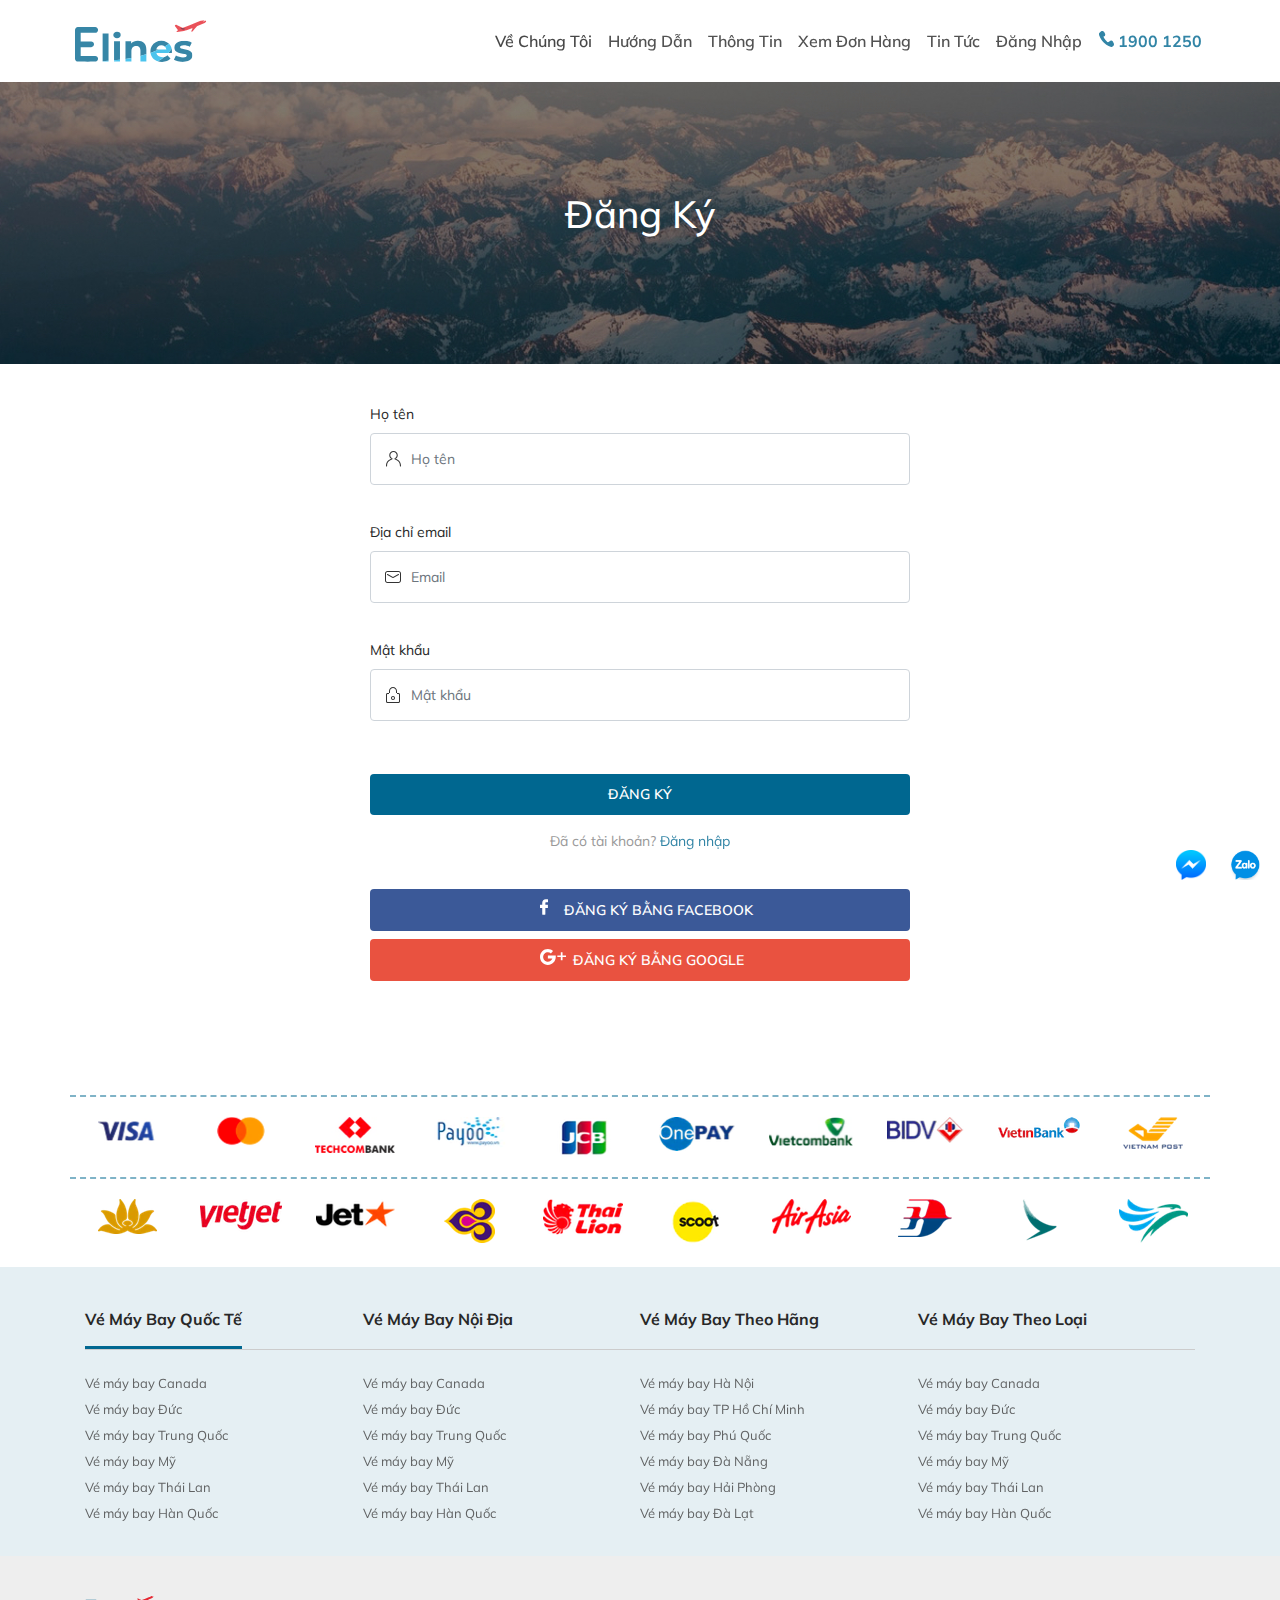
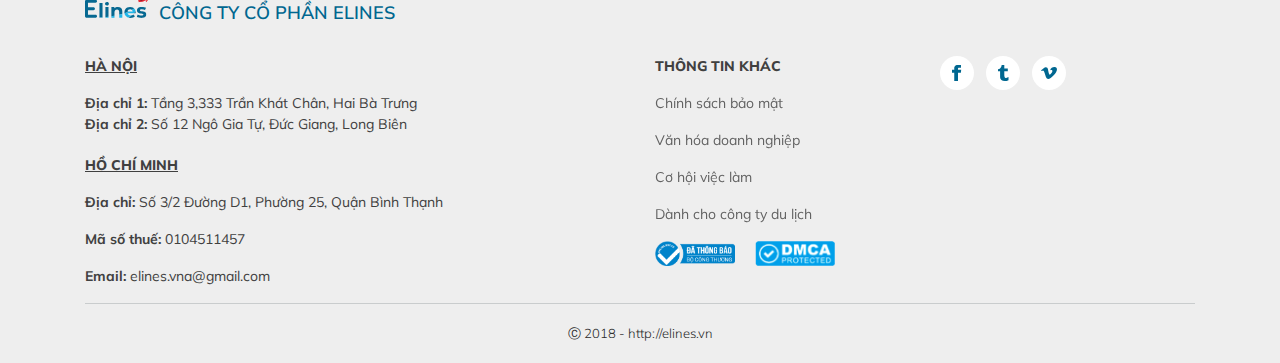
<file: register.html>
<!DOCTYPE html>
<html lang="en">
<head>
  <meta http-equiv="Content-Type" content="text/html; charset=utf-8" />
<meta http-equiv="X-UA-Compatible" content="IE=edge">
<meta name="viewport" content="width=device-width, initial-scale=1">
<link rel="icon" href="/static/ico.png">
<title>Elines</title>	
<link href="./2.css" rel="stylesheet"></head>

<body>
    <div class="container">
    <nav class="row navbar navbar-expand-lg navbar-light el-navbar">
    <a class="navbar-brand" href="/">
        <img src="/static/Group 35.svg" class="logo"></a>
    </a>
    <button class="navbar-toggler" type="button" data-toggle="collapse" data-target="#navbarSupportedContent" aria-controls="navbarSupportedContent" aria-expanded="false" aria-label="Toggle navigation">
    <span class="navbar-toggler-icon"></span>
    </button>

    <div class="collapse navbar-collapse" id="navbarSupportedContent">
    <ul class="navbar-nav ml-auto">
        <li class="nav-item active">
            <a class="nav-link" href="#">
                Về Chúng Tôi 
                <span class="sr-only">(current)</span>
            </a>
        </li>
        <li class="nav-item">
            <a class="nav-link" href="#">Hướng Dẫn</a>
        </li>
        <li class="nav-item">
            <a class="nav-link" href="#">Thông Tin</a>
        </li>
        <li class="nav-item">
            <a class="nav-link" href="#">Xem Đơn Hàng</a>
        </li>
        <li class="nav-item">
            <a class="nav-link" href="#">Tin Tức</a>
        </li>
        <li class="nav-item">
            <a class="nav-link" href="#">Đăng Nhập</a>
        </li>
        <li class="nav-item hot-line">
            <a class="nav-link" href="tel:19001250">
                <i class="el-icon el-icon--phone"></i>
                1900 1250
            </a>
        </li>
    </ul>
    </div>
    </nav>
</div>
  <div class='auth__hero'>
  <h1>Đăng Ký</h1>
</div>

<div class="container">
    <div class="row">
        <div class="col-md-6 mx-auto">
            <form class="auth__form">
                
                <div class="form-group no-wrap">
                    <label for="fullName" require>Họ tên</label>
                    <div class="auth__form--inline">
                        <i class="el-icon el-icon--user-name"></i>
                        <input type="text" class="form-control" id="fullName" placeholder="Họ tên">	
                    </div>
                </div>

                <br/>

                <div class="form-group no-wrap">
                    <label for="email" require>Địa chỉ email</label>
                    <div class="auth__form--inline">
                        <i class="el-icon el-icon--email"></i>
                        <input type="email" class="form-control" id="email" placeholder="Email">	
                    </div>
                </div>

                <br/>

                <div class="form-group no-wrap">
                    <label for="password" require>Mật khẩu</label>
                    <div class="auth__form--inline">
                        <i class="el-icon el-icon--password"></i>
                        <input type="password" class="form-control" id="password" placeholder="Mật khẩu">	
                    </div>
                </div>

                <p>&#8203;</p>

                <button type="button" class="btn btn-block el-button el-button--primary el-button--large">Đăng ký</button>

                <div class="text-center mt-3">
                    <span class="el-sub">Đã có tài khoản?</span>
                    <a class="ml-auto" href="#">
                        <span class="el-text">Đăng nhập</span>
                    </a>
                </div>

                <p>&#8203;</p>

                <button type="button" class="btn btn-block el-button el-button--facebook el-button--large no-wrap">
                    <i class="el-icon el-icon--facebook"></i>
                    Đăng ký bằng Facebook
                </button>
                
                <button type="button" class="btn btn-block el-button el-button--google-plus el-button--large no-wrap">
                    <i class="el-icon el-icon--google-plus"></i>
                    Đăng ký bằng Google
                </button>

                <p>&#8203;</p>
                <p>&#8203;</p>

            </form>			
        </div>
    </div>

</div>
  <section class="partners">
  <div class="container">
    <div class="row partners__delimiter">
      <div class="col-4 col-sm-2 col-lg text-center">
        <img src="/static/payment1.png" class="partners__logo"/>
      </div>
      <div class="col-4 col-sm-2 col-lg text-center">
        <img src="/static/payment2.png" class="partners__logo"/>
      </div>
      <div class="col-4 col-sm-2 col-lg text-center">
        <img src="/static/payment3.png" class="partners__logo"/>
      </div>
      <div class="col-4 col-sm-2 col-lg text-center">
        <img src="/static/payment4.png" class="partners__logo"/>
      </div>
      <div class="col-4 col-sm-2 col-lg text-center">
        <img src="/static/payment5.png" class="partners__logo"/>
      </div>
      <div class="col-4 col-sm-2 col-lg text-center">
        <img src="/static/payment6.png" class="partners__logo"/>
      </div>
      <div class="col-4 col-sm-2 col-lg text-center">
        <img src="/static/payment7.png" class="partners__logo"/>
      </div>
      <div class="col-4 col-sm-2 col-lg text-center">
        <img src="/static/payment8.png" class="partners__logo"/>
      </div>
      <div class="col-4 col-sm-2 col-lg text-center">
        <img src="/static/payment9.png" class="partners__logo"/>
      </div>
      <div class="col-4 col-sm-2 col-lg text-center">
        <img src="/static/payment10.png" class="partners__logo"/>
      </div>
    </div>
    <div class="row partners__delimiter">
      <div class="col-4 col-sm-2 col-lg text-center">
        <img src="/static/9.png" class="partners__logo"/>
      </div>
      <div class="col-4 col-sm-2 col-lg text-center">
        <img src="/static/10.png" class="partners__logo"/>
      </div>
      <div class="col-4 col-sm-2 col-lg text-center">
        <img src="/static/8.png" class="partners__logo"/>
      </div>
      <div class="col-4 col-sm-2 col-lg text-center">
        <img src="/static/1.png" class="partners__logo"/>
      </div>
      <div class="col-4 col-sm-2 col-lg text-center">
        <img src="/static/7.png" class="partners__logo"/>
      </div>
      <div class="col-4 col-sm-2 col-lg text-center">
        <img src="/static/6.png" class="partners__logo"/>
      </div>
      <div class="col-4 col-sm-2 col-lg text-center">
        <img src="/static/5.png" class="partners__logo"/>
      </div>
      <div class="col-4 col-sm-2 col-lg text-center">
        <img src="/static/4.png" class="partners__logo"/>
      </div>
      <div class="col-4 col-sm-2 col-lg text-center">
        <img src="/static/3.png" class="partners__logo"/>
      </div>
      <div class="col-4 col-sm-2 col-lg text-center">
        <img src="/static/2.png" class="partners__logo"/>
      </div>
    </div>
  </div>
</section>
  <section class="ticket-collection">
    <div class="container">
        <div class="row no-gutters">
            <div class="col-sm-6 col-lg-3">
                <div class="ticket-collection__title ticket-collection__title--active">
                    Vé máy bay quốc tế
                </div>
                <ul class="ticket-collection__list">
                    <li>
                        <a class="ticket-collection__link" href="#">
                            Vé máy bay Canada
                        </a>
                    </li>
                    <li>
                        <a class="ticket-collection__link" href="#">
                            Vé máy bay Đức
                        </a>
                    </li>
                    <li>
                        <a class="ticket-collection__link" href="#">
                            Vé máy bay Trung Quốc
                        </a>
                    </li>
                    <li>
                        <a class="ticket-collection__link" href="#">
                            Vé máy bay Mỹ
                        </a>
                    </li>
                    <li>
                        <a class="ticket-collection__link" href="#">
                            Vé máy bay Thái Lan
                        </a>
                    </li>
                    <li>
                        <a class="ticket-collection__link" href="#">
                            Vé máy bay Hàn Quốc
                        </a>
                    </li>
                </ul>
            </div>
            <div class="col-sm-6 col-lg-3">
                <div class="ticket-collection__title">
                    Vé máy bay nội địa
                </div>
                <ul class="ticket-collection__list">
                    <li>
                        <a class="ticket-collection__link" href="#">
                            Vé máy bay Canada
                        </a>
                    </li>
                    <li>
                        <a class="ticket-collection__link" href="#">
                            Vé máy bay Đức
                        </a>
                    </li>
                    <li>
                        <a class="ticket-collection__link" href="#">
                            Vé máy bay Trung Quốc
                        </a>
                    </li>
                    <li>
                        <a class="ticket-collection__link" href="#">
                            Vé máy bay Mỹ
                        </a>
                    </li>
                    <li>
                        <a class="ticket-collection__link" href="#">
                            Vé máy bay Thái Lan
                        </a>
                    </li>
                    <li>
                        <a class="ticket-collection__link" href="#">
                            Vé máy bay Hàn Quốc
                        </a>
                    </li>
                </ul>
            </div>
            <div class="col-sm-6 col-lg-3">
                <div class="ticket-collection__title">
                    Vé máy bay theo hãng
                </div>
                <ul class="ticket-collection__list">
                    <li>
                        <a class="ticket-collection__link" href="#">
                            Vé máy bay Hà Nội
                        </a>
                    </li>
                    <li>
                        <a class="ticket-collection__link" href="#">
                            Vé máy bay TP Hồ Chí Minh
                        </a>
                    </li>
                    <li>
                        <a class="ticket-collection__link" href="#">
                            Vé máy bay Phú Quốc
                        </a>
                    </li>
                    <li>
                        <a class="ticket-collection__link" href="#">
                            Vé máy bay Đà Nẵng
                        </a>
                    </li>
                    <li>
                        <a class="ticket-collection__link" href="#">
                            Vé máy bay Hải Phòng
                        </a>
                    </li>
                    <li>
                        <a class="ticket-collection__link" href="#">
                            Vé máy bay Đà Lạt
                        </a>
                    </li>
                </ul>
            </div>
            <div class="col-sm-6 col-lg-3">
                <div class="ticket-collection__title">
                    Vé máy bay theo loại
                </div>
                <ul class="ticket-collection__list">
                    <li>
                        <a class="ticket-collection__link" href="#">
                            Vé máy bay Canada
                        </a>
                    </li>
                    <li>
                        <a class="ticket-collection__link" href="#">
                            Vé máy bay Đức
                        </a>
                    </li>
                    <li>
                        <a class="ticket-collection__link" href="#">
                            Vé máy bay Trung Quốc
                        </a>
                    </li>
                    <li>
                        <a class="ticket-collection__link" href="#">
                            Vé máy bay Mỹ
                        </a>
                    </li>
                    <li>
                        <a class="ticket-collection__link" href="#">
                            Vé máy bay Thái Lan
                        </a>
                    </li>
                    <li>
                        <a class="ticket-collection__link" href="#">
                            Vé máy bay Hàn Quốc
                        </a>
                    </li>
                </ul>
            </div>
        </div>

    </div>
</section>
  <section class="footer">
    <div class="container">
        <div class="row">
            <div class="col-md-6">
                <div class="footer__brand">
                    <img src="/static/Group 35.svg" class="footer__logo">
                    CÔNG TY CỔ PHẦN ELINES
                </div>
            </div>
      <div class="col-md-3 ml-auto">
        
      </div>
        </div>
        <div class="row">
            <div class="col-md-6">
                <p class="footer__title">
                    <u>Hà Nội</u>
                </p>
                <p>
                    <b>Địa chỉ 1: </b>
                    Tầng 3,333 Trần Khát Chân, Hai Bà Trưng 
                    <br/>
                    <b>Địa chỉ 2: </b>
                    Số 12 Ngô Gia Tự, Đức Giang, Long Biên
                </p>
                <p class="footer__title">
                    <u>Hồ Chí Minh</u>
                </p>
                <p>
                    <b>Địa chỉ: </b>
                    Số 3/2 Đường D1, Phường 25, Quận Bình Thạnh
                </p>
                <p>
                    <b>
                        Mã số thuế:
                    </b>
                    0104511457
                </p>
                <p>
                    <b>
                        Email:
                    </b>
                    elines.vna@gmail.com
                </p>
            </div>
            <div class="col-md-3">
                <p class="footer__title">
                    Thông tin khác
                </p>
                <p>
                    <a href="#">
                        Chính sách bảo mật
                    </a>
                </p>
                <p>
                    <a href="#">
                        Văn hóa doanh nghiệp
                    </a>
                </p>
                <p>
                    <a href="#">
                        Cơ hội việc làm
                    </a>
                </p>
                <p>
                    <a href="#">
                        Dành cho công ty du lịch
                    </a>
                </p>
                <div class="footer__verification">
          <img src="/static/bocongthuong.png" class="mr-3">
          <img src="/static/dmca.png" class="mr-3">
        </div>
            </div>
            <div class="col-md-3">
                <img src="/static/ico fb.svg" class="mr-2 mb-2"/>
        <img src="/static/ico tumblt.svg" class="mr-2 mb-2"/>
        <img src="/static/ico vimeo.svg" class="mr-2 mb-2"/>
      </div>
        </div>
        <div class="footer__copyright text-center">
            Ⓒ 2018 - http://elines.vn
        </div>
    </div>
</section>
  <section class="support">
    <img src="/static/Facebook_Messenger.png"	class="support__icon"/>
    <img src="/static/Zalo.png"	class="support__icon"/>
</section>
<script type="text/javascript" src="./runtime.aa5c91d4046cff05273b.bundle.js"></script><script type="text/javascript" src="./vendors.594510b8979afe9abc97.bundle.js"></script><script type="text/javascript" src="./client.2508cff571b46f03270f.bundle.js"></script><script type="text/javascript" src="./vendor.c9463f8b853c97f2eb1a.bundle.js"></script></body>
</html>
</file>
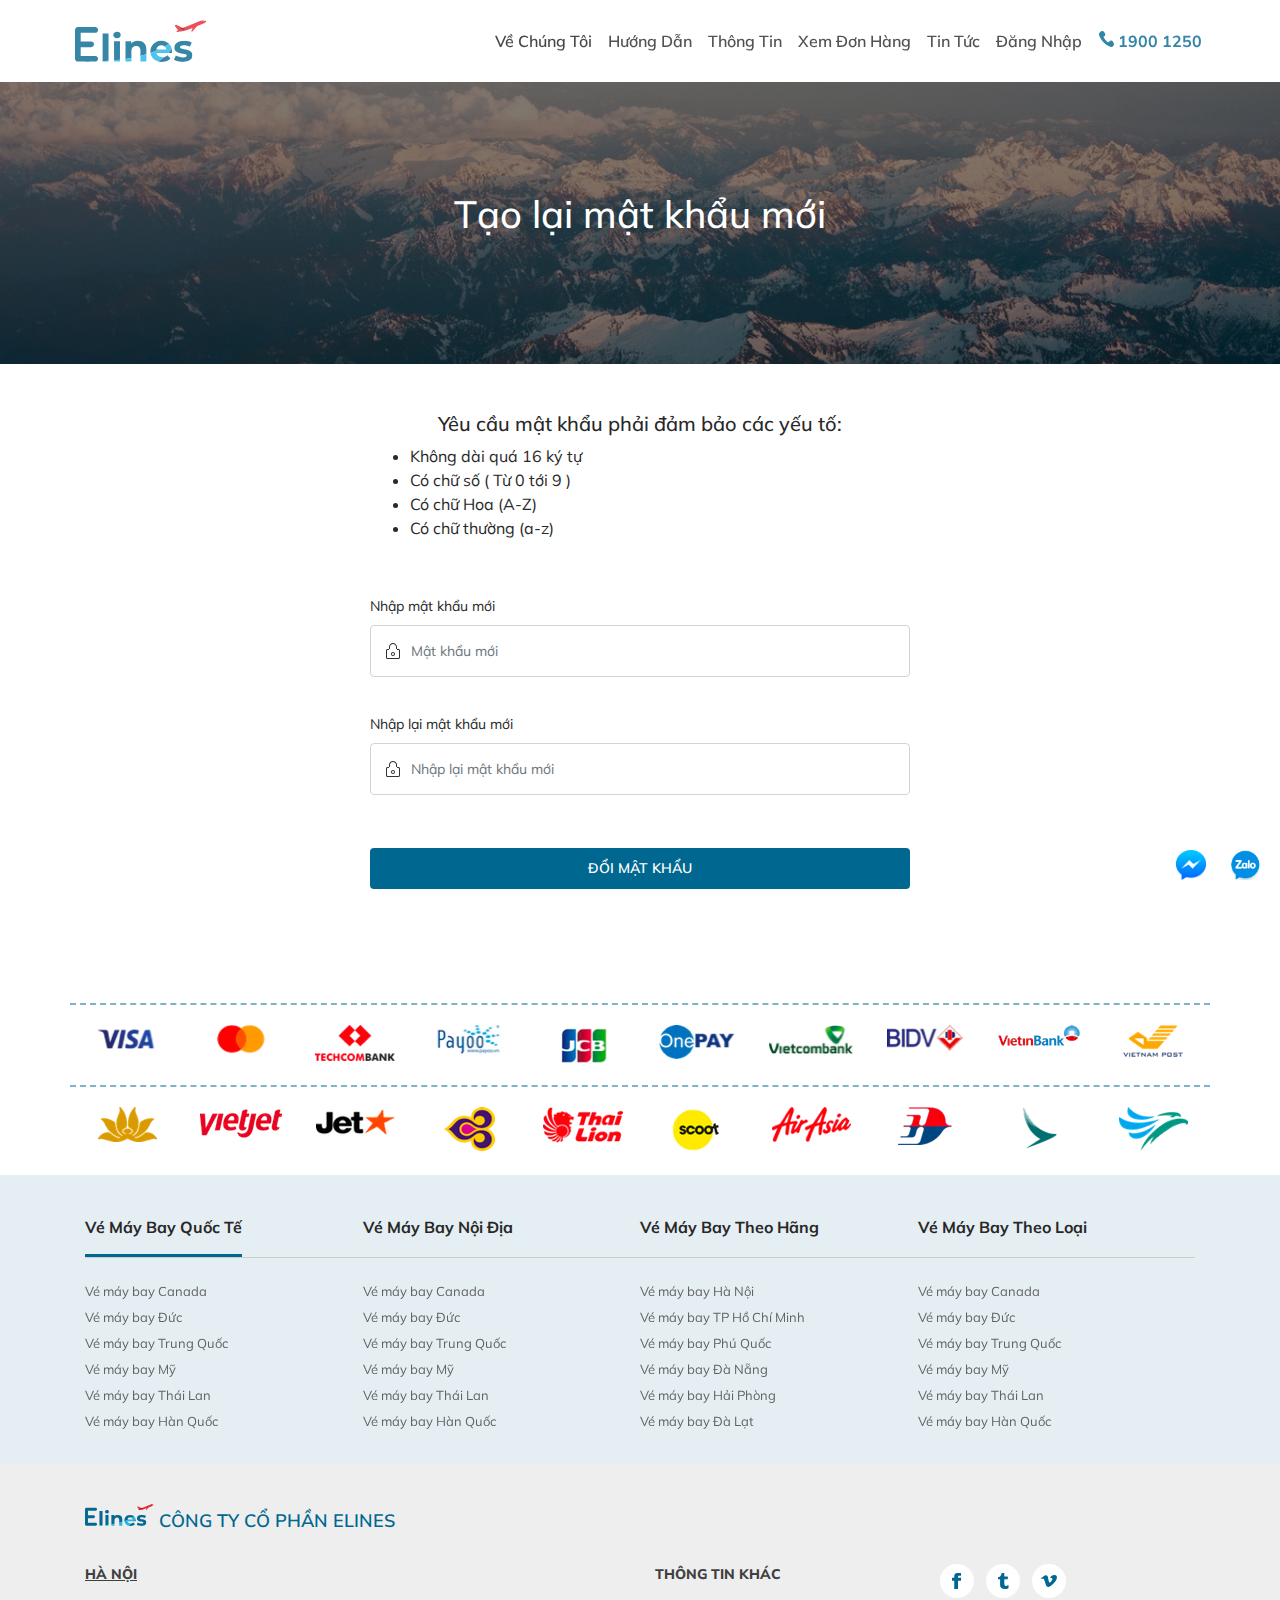
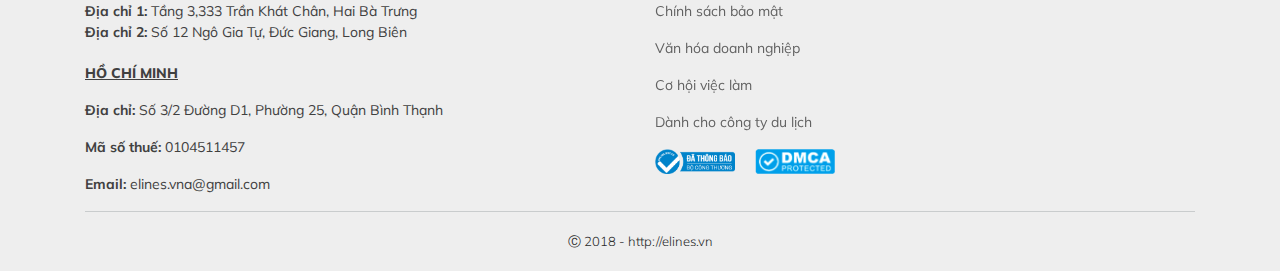
<file: reset-password.html>
<!DOCTYPE html>
<html lang="en">
<head>
  <meta http-equiv="Content-Type" content="text/html; charset=utf-8" />
<meta http-equiv="X-UA-Compatible" content="IE=edge">
<meta name="viewport" content="width=device-width, initial-scale=1">
<link rel="icon" href="/static/ico.png">
<title>Elines</title>	
<link href="./2.css" rel="stylesheet"></head>

<body>
    <div class="container">
    <nav class="row navbar navbar-expand-lg navbar-light el-navbar">
    <a class="navbar-brand" href="/">
        <img src="/static/Group 35.svg" class="logo"></a>
    </a>
    <button class="navbar-toggler" type="button" data-toggle="collapse" data-target="#navbarSupportedContent" aria-controls="navbarSupportedContent" aria-expanded="false" aria-label="Toggle navigation">
    <span class="navbar-toggler-icon"></span>
    </button>

    <div class="collapse navbar-collapse" id="navbarSupportedContent">
    <ul class="navbar-nav ml-auto">
        <li class="nav-item active">
            <a class="nav-link" href="#">
                Về Chúng Tôi 
                <span class="sr-only">(current)</span>
            </a>
        </li>
        <li class="nav-item">
            <a class="nav-link" href="#">Hướng Dẫn</a>
        </li>
        <li class="nav-item">
            <a class="nav-link" href="#">Thông Tin</a>
        </li>
        <li class="nav-item">
            <a class="nav-link" href="#">Xem Đơn Hàng</a>
        </li>
        <li class="nav-item">
            <a class="nav-link" href="#">Tin Tức</a>
        </li>
        <li class="nav-item">
            <a class="nav-link" href="#">Đăng Nhập</a>
        </li>
        <li class="nav-item hot-line">
            <a class="nav-link" href="tel:19001250">
                <i class="el-icon el-icon--phone"></i>
                1900 1250
            </a>
        </li>
    </ul>
    </div>
    </nav>
</div>
  <div class='auth__hero'>
  <h1>Tạo lại mật khẩu mới</h1>
</div>

<div class="container">

    <div class="row">
        <div class="col-md-6 mx-auto">
            <h5 class="text-center mt-5">Yêu cầu mật khẩu phải đảm bảo các yếu tố:</h5>
            <ul>
                <li>Không dài quá 16 ký tự</li>
                <li>Có chữ số ( Từ 0 tới 9 )</li>
                <li>Có chữ Hoa (A-Z)</li>
                <li>Có chữ thường (a-z)</li>
            </ul>

            <form class="auth__form">

                <div class="form-group no-wrap">
                    <label for="password" require>Nhập mật khẩu mới</label>
                    <div class="auth__form--inline">
                        <i class="el-icon el-icon--password"></i>
                        <input type="password" class="form-control" id="password" placeholder="Mật khẩu mới">	
                    </div>
                </div>

                <br/>

                <div class="form-group no-wrap">
                    <label for="rePassword" require>Nhập lại mật khẩu mới</label>
                    <div class="auth__form--inline">
                        <i class="el-icon el-icon--password"></i>
                        <input type="password" class="form-control" id="rePassword" placeholder="Nhập lại mật khẩu mới">	
                    </div>
                </div>

                <p>&#8203;</p>

                <button type="button" class="btn btn-block el-button el-button--primary el-button--large">Đổi mật khẩu</button>

                <p>&#8203;</p>
                <p>&#8203;</p>

            </form>			
        </div>
    </div>

</div>
  <section class="partners">
  <div class="container">
    <div class="row partners__delimiter">
      <div class="col-4 col-sm-2 col-lg text-center">
        <img src="/static/payment1.png" class="partners__logo"/>
      </div>
      <div class="col-4 col-sm-2 col-lg text-center">
        <img src="/static/payment2.png" class="partners__logo"/>
      </div>
      <div class="col-4 col-sm-2 col-lg text-center">
        <img src="/static/payment3.png" class="partners__logo"/>
      </div>
      <div class="col-4 col-sm-2 col-lg text-center">
        <img src="/static/payment4.png" class="partners__logo"/>
      </div>
      <div class="col-4 col-sm-2 col-lg text-center">
        <img src="/static/payment5.png" class="partners__logo"/>
      </div>
      <div class="col-4 col-sm-2 col-lg text-center">
        <img src="/static/payment6.png" class="partners__logo"/>
      </div>
      <div class="col-4 col-sm-2 col-lg text-center">
        <img src="/static/payment7.png" class="partners__logo"/>
      </div>
      <div class="col-4 col-sm-2 col-lg text-center">
        <img src="/static/payment8.png" class="partners__logo"/>
      </div>
      <div class="col-4 col-sm-2 col-lg text-center">
        <img src="/static/payment9.png" class="partners__logo"/>
      </div>
      <div class="col-4 col-sm-2 col-lg text-center">
        <img src="/static/payment10.png" class="partners__logo"/>
      </div>
    </div>
    <div class="row partners__delimiter">
      <div class="col-4 col-sm-2 col-lg text-center">
        <img src="/static/9.png" class="partners__logo"/>
      </div>
      <div class="col-4 col-sm-2 col-lg text-center">
        <img src="/static/10.png" class="partners__logo"/>
      </div>
      <div class="col-4 col-sm-2 col-lg text-center">
        <img src="/static/8.png" class="partners__logo"/>
      </div>
      <div class="col-4 col-sm-2 col-lg text-center">
        <img src="/static/1.png" class="partners__logo"/>
      </div>
      <div class="col-4 col-sm-2 col-lg text-center">
        <img src="/static/7.png" class="partners__logo"/>
      </div>
      <div class="col-4 col-sm-2 col-lg text-center">
        <img src="/static/6.png" class="partners__logo"/>
      </div>
      <div class="col-4 col-sm-2 col-lg text-center">
        <img src="/static/5.png" class="partners__logo"/>
      </div>
      <div class="col-4 col-sm-2 col-lg text-center">
        <img src="/static/4.png" class="partners__logo"/>
      </div>
      <div class="col-4 col-sm-2 col-lg text-center">
        <img src="/static/3.png" class="partners__logo"/>
      </div>
      <div class="col-4 col-sm-2 col-lg text-center">
        <img src="/static/2.png" class="partners__logo"/>
      </div>
    </div>
  </div>
</section>
  <section class="ticket-collection">
    <div class="container">
        <div class="row no-gutters">
            <div class="col-sm-6 col-lg-3">
                <div class="ticket-collection__title ticket-collection__title--active">
                    Vé máy bay quốc tế
                </div>
                <ul class="ticket-collection__list">
                    <li>
                        <a class="ticket-collection__link" href="#">
                            Vé máy bay Canada
                        </a>
                    </li>
                    <li>
                        <a class="ticket-collection__link" href="#">
                            Vé máy bay Đức
                        </a>
                    </li>
                    <li>
                        <a class="ticket-collection__link" href="#">
                            Vé máy bay Trung Quốc
                        </a>
                    </li>
                    <li>
                        <a class="ticket-collection__link" href="#">
                            Vé máy bay Mỹ
                        </a>
                    </li>
                    <li>
                        <a class="ticket-collection__link" href="#">
                            Vé máy bay Thái Lan
                        </a>
                    </li>
                    <li>
                        <a class="ticket-collection__link" href="#">
                            Vé máy bay Hàn Quốc
                        </a>
                    </li>
                </ul>
            </div>
            <div class="col-sm-6 col-lg-3">
                <div class="ticket-collection__title">
                    Vé máy bay nội địa
                </div>
                <ul class="ticket-collection__list">
                    <li>
                        <a class="ticket-collection__link" href="#">
                            Vé máy bay Canada
                        </a>
                    </li>
                    <li>
                        <a class="ticket-collection__link" href="#">
                            Vé máy bay Đức
                        </a>
                    </li>
                    <li>
                        <a class="ticket-collection__link" href="#">
                            Vé máy bay Trung Quốc
                        </a>
                    </li>
                    <li>
                        <a class="ticket-collection__link" href="#">
                            Vé máy bay Mỹ
                        </a>
                    </li>
                    <li>
                        <a class="ticket-collection__link" href="#">
                            Vé máy bay Thái Lan
                        </a>
                    </li>
                    <li>
                        <a class="ticket-collection__link" href="#">
                            Vé máy bay Hàn Quốc
                        </a>
                    </li>
                </ul>
            </div>
            <div class="col-sm-6 col-lg-3">
                <div class="ticket-collection__title">
                    Vé máy bay theo hãng
                </div>
                <ul class="ticket-collection__list">
                    <li>
                        <a class="ticket-collection__link" href="#">
                            Vé máy bay Hà Nội
                        </a>
                    </li>
                    <li>
                        <a class="ticket-collection__link" href="#">
                            Vé máy bay TP Hồ Chí Minh
                        </a>
                    </li>
                    <li>
                        <a class="ticket-collection__link" href="#">
                            Vé máy bay Phú Quốc
                        </a>
                    </li>
                    <li>
                        <a class="ticket-collection__link" href="#">
                            Vé máy bay Đà Nẵng
                        </a>
                    </li>
                    <li>
                        <a class="ticket-collection__link" href="#">
                            Vé máy bay Hải Phòng
                        </a>
                    </li>
                    <li>
                        <a class="ticket-collection__link" href="#">
                            Vé máy bay Đà Lạt
                        </a>
                    </li>
                </ul>
            </div>
            <div class="col-sm-6 col-lg-3">
                <div class="ticket-collection__title">
                    Vé máy bay theo loại
                </div>
                <ul class="ticket-collection__list">
                    <li>
                        <a class="ticket-collection__link" href="#">
                            Vé máy bay Canada
                        </a>
                    </li>
                    <li>
                        <a class="ticket-collection__link" href="#">
                            Vé máy bay Đức
                        </a>
                    </li>
                    <li>
                        <a class="ticket-collection__link" href="#">
                            Vé máy bay Trung Quốc
                        </a>
                    </li>
                    <li>
                        <a class="ticket-collection__link" href="#">
                            Vé máy bay Mỹ
                        </a>
                    </li>
                    <li>
                        <a class="ticket-collection__link" href="#">
                            Vé máy bay Thái Lan
                        </a>
                    </li>
                    <li>
                        <a class="ticket-collection__link" href="#">
                            Vé máy bay Hàn Quốc
                        </a>
                    </li>
                </ul>
            </div>
        </div>

    </div>
</section>
  <section class="footer">
    <div class="container">
        <div class="row">
            <div class="col-md-6">
                <div class="footer__brand">
                    <img src="/static/Group 35.svg" class="footer__logo">
                    CÔNG TY CỔ PHẦN ELINES
                </div>
            </div>
      <div class="col-md-3 ml-auto">
        
      </div>
        </div>
        <div class="row">
            <div class="col-md-6">
                <p class="footer__title">
                    <u>Hà Nội</u>
                </p>
                <p>
                    <b>Địa chỉ 1: </b>
                    Tầng 3,333 Trần Khát Chân, Hai Bà Trưng 
                    <br/>
                    <b>Địa chỉ 2: </b>
                    Số 12 Ngô Gia Tự, Đức Giang, Long Biên
                </p>
                <p class="footer__title">
                    <u>Hồ Chí Minh</u>
                </p>
                <p>
                    <b>Địa chỉ: </b>
                    Số 3/2 Đường D1, Phường 25, Quận Bình Thạnh
                </p>
                <p>
                    <b>
                        Mã số thuế:
                    </b>
                    0104511457
                </p>
                <p>
                    <b>
                        Email:
                    </b>
                    elines.vna@gmail.com
                </p>
            </div>
            <div class="col-md-3">
                <p class="footer__title">
                    Thông tin khác
                </p>
                <p>
                    <a href="#">
                        Chính sách bảo mật
                    </a>
                </p>
                <p>
                    <a href="#">
                        Văn hóa doanh nghiệp
                    </a>
                </p>
                <p>
                    <a href="#">
                        Cơ hội việc làm
                    </a>
                </p>
                <p>
                    <a href="#">
                        Dành cho công ty du lịch
                    </a>
                </p>
                <div class="footer__verification">
          <img src="/static/bocongthuong.png" class="mr-3">
          <img src="/static/dmca.png" class="mr-3">
        </div>
            </div>
            <div class="col-md-3">
                <img src="/static/ico fb.svg" class="mr-2 mb-2"/>
        <img src="/static/ico tumblt.svg" class="mr-2 mb-2"/>
        <img src="/static/ico vimeo.svg" class="mr-2 mb-2"/>
      </div>
        </div>
        <div class="footer__copyright text-center">
            Ⓒ 2018 - http://elines.vn
        </div>
    </div>
</section>
  <section class="support">
    <img src="/static/Facebook_Messenger.png"	class="support__icon"/>
    <img src="/static/Zalo.png"	class="support__icon"/>
</section>
<script type="text/javascript" src="./runtime.aa5c91d4046cff05273b.bundle.js"></script><script type="text/javascript" src="./vendors.594510b8979afe9abc97.bundle.js"></script><script type="text/javascript" src="./client.2508cff571b46f03270f.bundle.js"></script><script type="text/javascript" src="./vendor.c9463f8b853c97f2eb1a.bundle.js"></script></body>
</html>
</file>
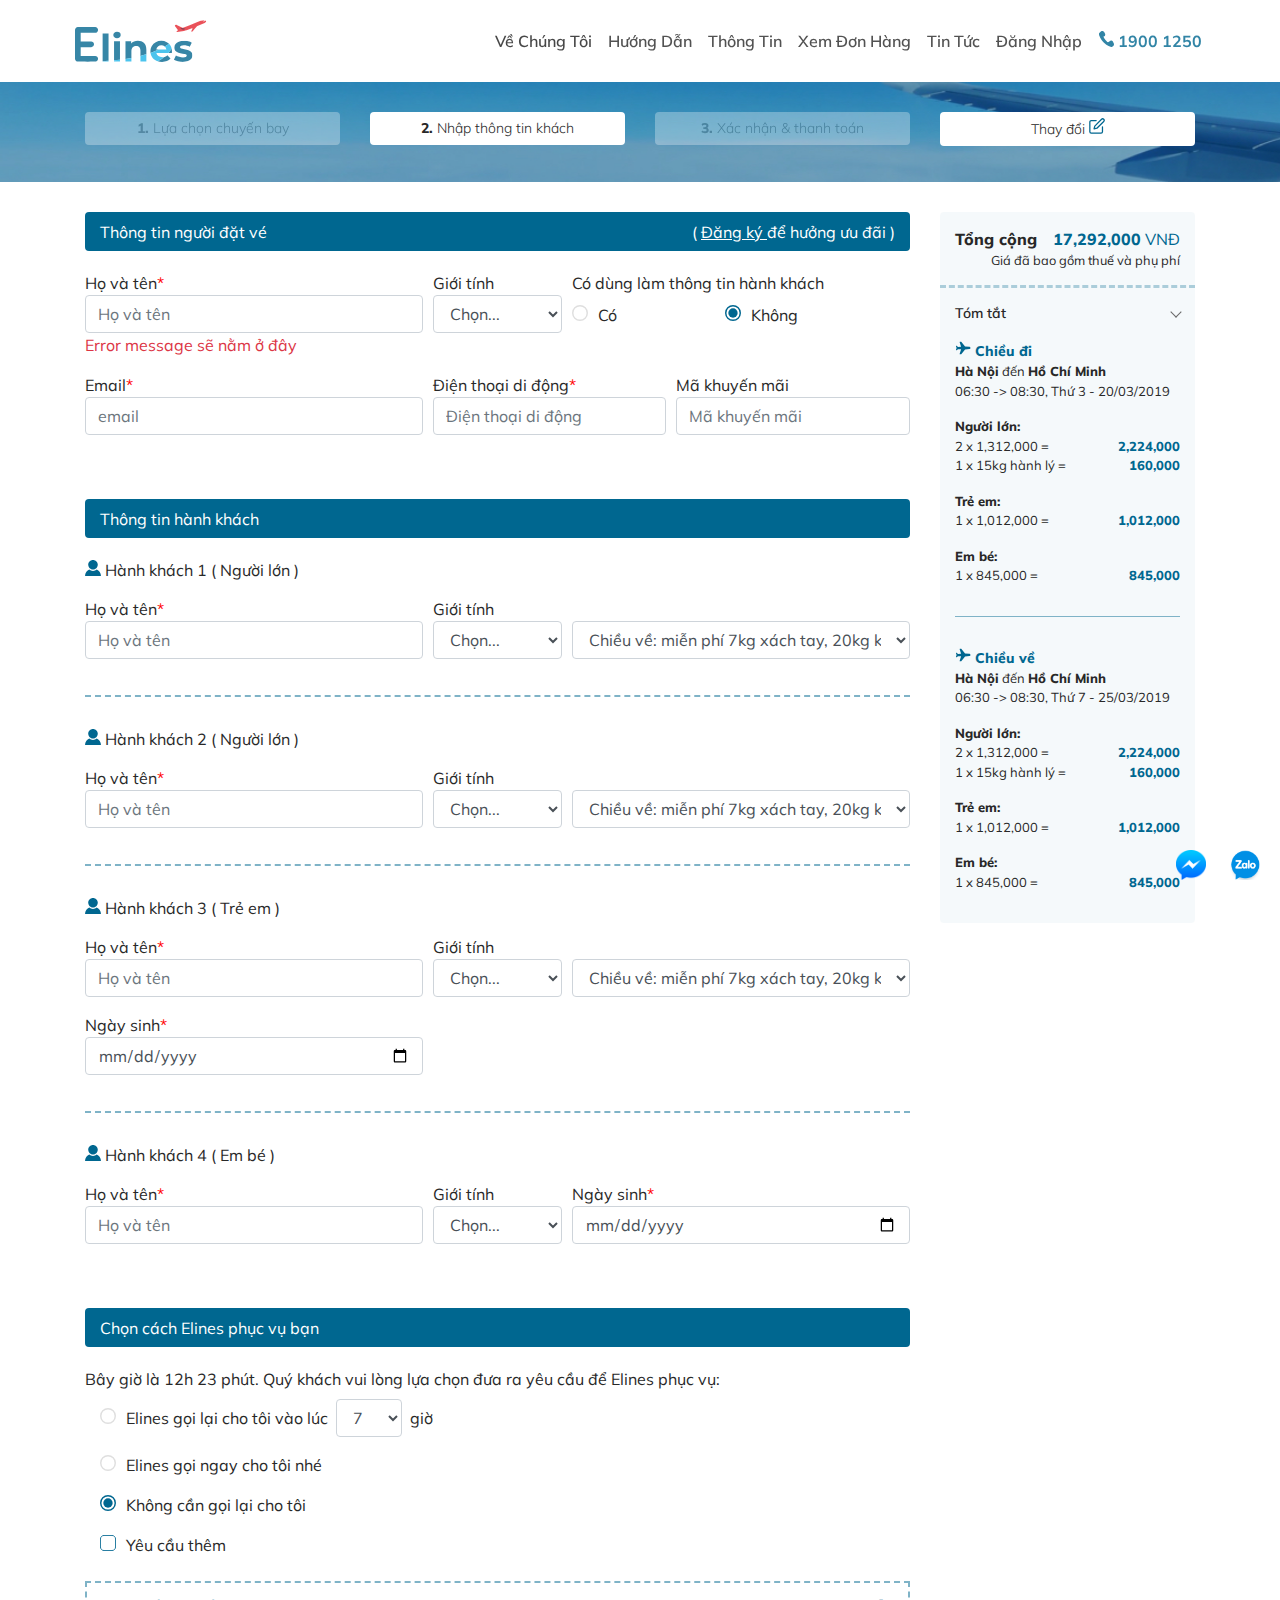
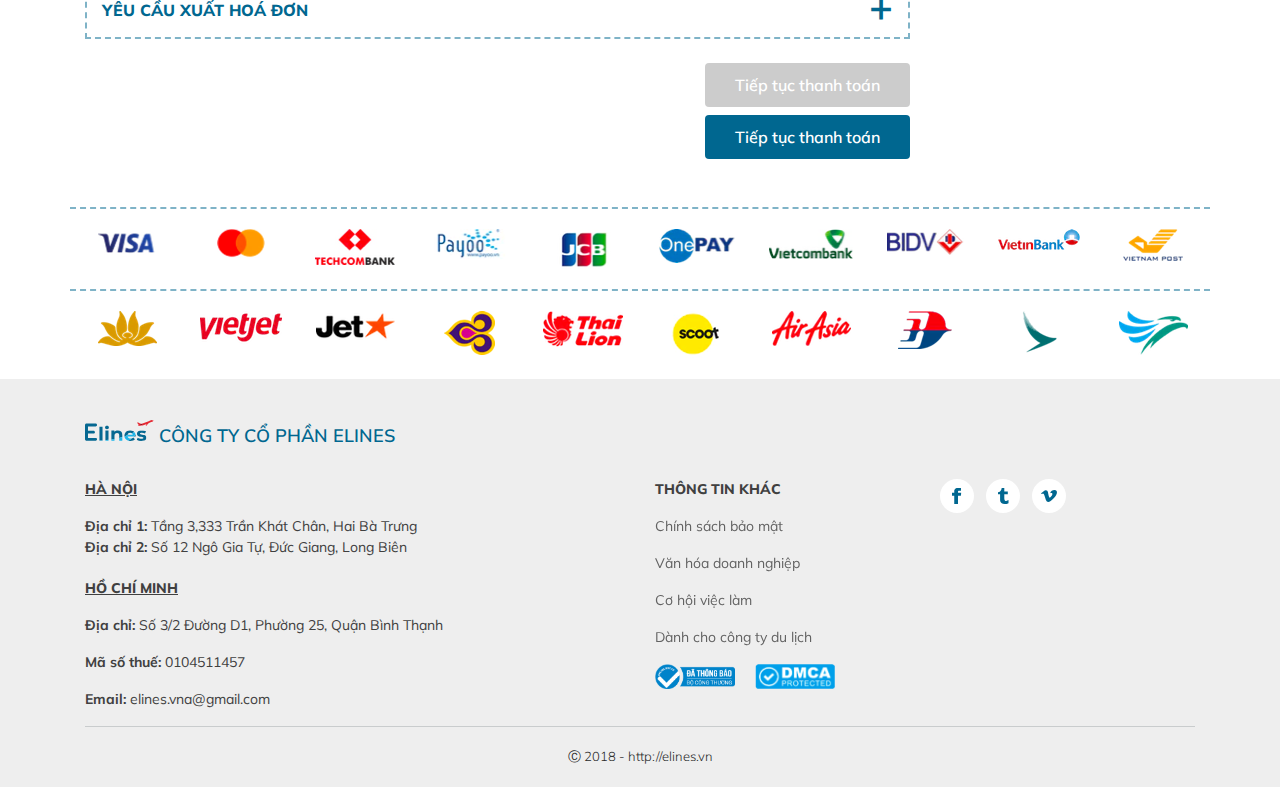
<file: step-customer-info__one-way.html>
<!DOCTYPE html>
<html lang="en">
<head>
  <meta http-equiv="Content-Type" content="text/html; charset=utf-8" />
<meta http-equiv="X-UA-Compatible" content="IE=edge">
<meta name="viewport" content="width=device-width, initial-scale=1">
<link rel="icon" href="/static/ico.png">
<title>Elines</title>	
<link href="./2.css" rel="stylesheet"></head>

<body>
    <div class="container">
    <nav class="row navbar navbar-expand-lg navbar-light el-navbar">
    <a class="navbar-brand" href="/">
        <img src="/static/Group 35.svg" class="logo"></a>
    </a>
    <button class="navbar-toggler" type="button" data-toggle="collapse" data-target="#navbarSupportedContent" aria-controls="navbarSupportedContent" aria-expanded="false" aria-label="Toggle navigation">
    <span class="navbar-toggler-icon"></span>
    </button>

    <div class="collapse navbar-collapse" id="navbarSupportedContent">
    <ul class="navbar-nav ml-auto">
        <li class="nav-item active">
            <a class="nav-link" href="#">
                Về Chúng Tôi 
                <span class="sr-only">(current)</span>
            </a>
        </li>
        <li class="nav-item">
            <a class="nav-link" href="#">Hướng Dẫn</a>
        </li>
        <li class="nav-item">
            <a class="nav-link" href="#">Thông Tin</a>
        </li>
        <li class="nav-item">
            <a class="nav-link" href="#">Xem Đơn Hàng</a>
        </li>
        <li class="nav-item">
            <a class="nav-link" href="#">Tin Tức</a>
        </li>
        <li class="nav-item">
            <a class="nav-link" href="#">Đăng Nhập</a>
        </li>
        <li class="nav-item hot-line">
            <a class="nav-link" href="tel:19001250">
                <i class="el-icon el-icon--phone"></i>
                1900 1250
            </a>
        </li>
    </ul>
    </div>
    </nav>
</div>
  <div class="step__hero ">
    <div class="container">
        <div class="row">
            <div class="col-12 col-md-3">
                <div class="step__indicator ">
                    <b class="step--bold">1. </b>
                    Lựa chọn chuyến bay
                </div>
            </div>
            <div class="col-12 col-md-3">
                <div class="step__indicator step__indicator--active">
                    <b class="step--bold">2. </b>
                    Nhập thông tin khách
                </div>
            </div>
            <div class="col-12 col-md-3">
                <div class="step__indicator">
                    <b class="step--bold">3. </b>
                    Xác nhận & thanh toán
                </div>
            </div>
            <div class="col-12 col-md-3">
                <div class="step__indicator step__indicator--active">
                    Thay đổi
                    <i class="el-icon el-icon--edit"></i>
                </div>
            </div>
        </div>
    </div>
    
    
</div>
  <section class="container step__body">
        <div class="row">
            <div class="col-md-8 col-lg-9">
                
<div class="el-form__header d-block d-sm-flex">
    Thông tin người đặt vé
    <div class="ml-auto text-sm-right mt-1 mt-sm-0">
        ( 
        <a href="#" class="text-underline"> Đăng ký </a>
        để hưởng ưu đãi )
    </div>
</div>

<form class="el-form mb-5">
  <div class="form-row">

    <div class="form-group col-md-8 col-lg-5 no-wrap">
      <label for="fullName" require>Họ và tên</label>
      <input type="text" class="form-control" id="fullName" placeholder="Họ và tên">
      <span class="text-danger">
        Error message sẽ nằm ở đây
      </span>
    </div>

    <div class="form-group col-md-4 col-lg-2 no-wrap">
      <label for="gender">Giới tính</label>
      <select id="gender" class="form-control">
        <option selected disabled>Chọn...</option>
        <option>Nam</option>
        <option>Nữ</option>
      </select>
    </div>

    <div class="form-group col-lg-5 no-wrap">
      <label for="useAsCustomerInfo">Có dùng làm thông tin hành khách</label>
      <div class="row">
          <label class="col-5 radiobox pt-2">
            <input type="radio" class="radiobox__input" checked="checked" name="useAsCustomerInfo">
            <span class="radiobox__label">
              Có
            </span>
          </label>
          <label class="col radiobox pt-2">
            <input type="radio" class="radiobox__input" checked="checked" name="useAsCustomerInfo">
            <span class="radiobox__label">
              Không
            </span>
          </label>
        </div>
    </div>

      <div class="form-group col-md-6 col-lg-5 no-wrap">
        <label for="email" require>Email</label>
        <input type="email" class="form-control" id="email" placeholder="email">
      </div>

      <div class="form-group col-md-6 col-lg no-wrap">
        <label for="tel" require>Điện thoại di động</label>
        <input type="tel" class="form-control" id="tel" placeholder="Điện thoại di động">
      </div>

      <div class="form-group col-lg no-wrap">
        <label for="discountCode">Mã khuyến mãi</label>
        <input type="text" class="form-control" id="discountCode" placeholder="Mã khuyến mãi">
      </div>

  </div>
</form>

<div class="mb-4"></div>

<div class="el-form__header">
    Thông tin hành khách
</div>

<div class="el-form__sub-header">
    <i class="el-icon el-icon--user"></i>
    Hành khách 1 ( Người lớn )
</div>
<form class="el-form">
  <div class="form-row">

    <div class="form-group col-md-8 col-lg-5 no-wrap">
      <label for="fullName" require>Họ và tên</label>
      <input type="text" class="form-control" id="fullName" placeholder="Họ và tên">
    </div>

    <div class="form-group col-md-4 col-lg-2 no-wrap">
      <label for="gender">Giới tính</label>
      <select id="gender" class="form-control">
        <option selected disabled>Chọn...</option>
        <option>Nam</option>
        <option>Nữ</option>
      </select>
    </div>

    <div class="form-group col-lg-5 no-wrap">
      <label>&#8203;</label>
      <select class="form-control">
        <option selected>
            Chiều về: miễn phí 7kg xách tay, 20kg kí gửi
        </option>
        <option>
            Chiều đi: miễn phí 7kg xách tay
        </option>
      </select>
    </div>

  </div>
</form>

<div class="el-form__delimiter"></div>

<div class="el-form__sub-header">
    <i class="el-icon el-icon--user"></i>
    Hành khách 2 ( Người lớn )
</div>
<form class="el-form">
  <div class="form-row">

    <div class="form-group col-md-8 col-lg-5 no-wrap">
      <label for="fullName" require>Họ và tên</label>
      <input type="text" class="form-control" id="fullName" placeholder="Họ và tên">
    </div>

    <div class="form-group col-md-4 col-lg-2 no-wrap">
      <label for="gender">Giới tính</label>
      <select id="gender" class="form-control">
        <option selected disabled>Chọn...</option>
        <option>Nam</option>
        <option>Nữ</option>
      </select>
    </div>

    <div class="form-group col-lg-5 no-wrap">
      <label>&#8203;</label>
      <select class="form-control">
        <option selected>
            Chiều về: miễn phí 7kg xách tay, 20kg kí gửi
        </option>
        <option>
            Chiều đi: miễn phí 7kg xách tay
        </option>
      </select>
    </div>

  </div>
</form>

<div class="el-form__delimiter"></div>

<div class="el-form__sub-header">
    <i class="el-icon el-icon--user"></i>
    Hành khách 3 ( Trẻ em )
</div>

<form class="el-form">
  <div class="form-row">

    <div class="form-group col-md-8 col-lg-5 no-wrap">
      <label for="fullName" require>Họ và tên</label>
      <input type="text" class="form-control" id="fullName" placeholder="Họ và tên">
    </div>

    <div class="form-group col-md-4 col-lg-2 no-wrap">
      <label for="gender">Giới tính</label>
      <select id="gender" class="form-control">
        <option selected disabled>Chọn...</option>
        <option>Nam</option>
        <option>Nữ</option>
      </select>
    </div>

    <div class="form-group col-lg-5 no-wrap">
      <label>&#8203;</label>
      <select class="form-control">
        <option selected>
            Chiều về: miễn phí 7kg xách tay, 20kg kí gửi
        </option>
        <option>
            Chiều đi: miễn phí 7kg xách tay
        </option>
      </select>
    </div>

    <div class="form-group col-lg-5 no-wrap">
      <label for="birthDay" require>Ngày sinh</label>
      <input type="date" class="form-control" id="birthDay" placeholder="Họ và tên">
    </div>

  </div>
</form>

<div class="el-form__delimiter"></div>

<div class="el-form__sub-header">
    <i class="el-icon el-icon--user"></i>
    Hành khách 4 ( Em bé )
</div>

<form class="el-form">
  <div class="form-row">

    <div class="form-group col-md-8 col-lg-5 no-wrap">
      <label for="fullName" require>Họ và tên</label>
      <input type="text" class="form-control" id="fullName" placeholder="Họ và tên">
    </div>

    <div class="form-group col-md-4 col-lg-2 no-wrap">
      <label for="gender">Giới tính</label>
      <select id="gender" class="form-control">
        <option selected disabled>Chọn...</option>
        <option>Nam</option>
        <option>Nữ</option>
      </select>
    </div>

    <div class="form-group col-lg-5 no-wrap">
      <label for="birthDay" require>Ngày sinh</label>
      <input type="date" class="form-control" id="birthDay" placeholder="Họ và tên">
    </div>

  </div>
</form>
<div class="mb-5"></div>

<div class="el-form__header">
    Chọn cách Elines phục vụ bạn
</div>
Bây giờ là 12h 23 phút. Quý khách vui lòng lựa chọn đưa ra yêu cầu để Elines phục vụ:

<form class="el-form container">
    <div class="form-group d-flex align-items-center mt-2">
        <label class="radiobox">
          <input type="radio" class="radiobox__input" checked="checked" name="service-options">
          <span class="radiobox__label">
            Elines gọi lại cho tôi vào lúc
          </span>
        </label>
        <select class="form-control w-auto mx-2">
        <option>7</option>
        <option>8</option>
        <option>9</option>
        <option>10</option>
        <option>11</option>
        <option>12</option>
    </select>
    giờ
    </div>
    
    <div class="form-group">
        <label class="radiobox">
          <input type="radio" class="radiobox__input" checked="checked" name="service-options">
          <span class="radiobox__label">
            Elines gọi ngay cho tôi nhé
          </span>
        </label>
    </div>

    <div class="form-group">
        <label class="radiobox">
          <input type="radio" class="radiobox__input" checked="checked" name="service-options">
          <span class="radiobox__label">
            Không cần gọi lại cho tôi
          </span>
        </label>
    </div>

    <div class="form-group">
      <label class="checkbox" data-toggle="collapse" data-target="#moreRequirement">
            <input type="checkbox" class="checkbox__input" />
            <span class="checkbox__label" >
                Yêu cầu thêm
            </span>
        </label>
    </div>

    <div class="form-group collapse" id="moreRequirement">
        <textarea class="form-control" placeholder="Nhập nội dung yêu cầu"></textarea>
    </div>
</form>
<div class="mb-4"></div>

<div class="invoice">
    <div class="invoice__header" data-toggle="collapse" data-target=".invoice__content">
        Yêu cầu xuất hoá đơn
    </div>
    <div class="invoice__content collapse">
        Quý khách có nhu cầu lấy hóa đơn giá trị gia tăng phải yêu cầu với phía Elines trong vòng 7 ngày kể từ thời điểm thanh toán đơn hàng. 
        Quý khách vui lòng nhập tiếng Việt có dấu để việc xuất hóa đơn tránh bị sai sót.
        <div class="mb-3"></div>

        <form class="el-form container">
            <div class="form-row">

                <div class="form-group col-md-6 no-wrap">
              <label for="taxCode" require>Mã số thuế</label>
              <input type="text" class="form-control" id="taxCode" placeholder="Mã số thuế">
            </div>

            <div class="form-group col-md-6 no-wrap">
              <label for="companyName" require>Tên công ty</label>
              <input type="text" class="form-control" id="companyName" placeholder="Tên công ty">
            </div>

            <div class="form-group col-12 no-wrap">
              <label for="addressOnBusinessRegistration" require>Địa chỉ trên giấy ĐKKD</label>
              <input type="text" class="form-control" id="addressOnBusinessRegistration" placeholder="Địa chỉ">
            </div>

            <div class="form-group col-12 no-wrap">
              <label for="billingAddress" require>Địa chỉ nhận hoá đơn</label>
              <input type="text" class="form-control" id="billingAddress" placeholder="Địa chỉ">
            </div>

            <div class="form-group col-12 ">
                <label require class="mb-2 no-wrap">Hình thức nhận hoá đơn</label>

                <div class="form-group">
                        <label class="radiobox pre-wrap">
                          <input type="radio" class="radiobox__input" checked="checked" name="invoice-receipt-type">
                          <span class="radiobox__label">
                            Chỉ nhận thông báo qua SMS/Email
                          </span>
                        </label>
                    </div>

                    <div class="form-group">
                        <label class="radiobox pre-wrap">
                          <input type="radio" class="radiobox__input" name="invoice-receipt-type">
                          <span class="radiobox__label">
                            Gửi chuyển phát nhanh
                          </span>
                        </label>
                    </div>

                    <div class="form-group">
                        <label class="radiobox pre-wrap">
                          <input type="radio" class="radiobox__input" name="invoice-receipt-type">
                          <span class="radiobox__label">
                            Tại văn phòng Tầng 3, 333 Trần Khát Chân, Hai Bà Trưng, Hà Nội 
                          </span>
                        </label>
                    </div>

                    <div class="form-group">
                        <label class="radiobox pre-wrap">
                          <input type="radio" class="radiobox__input" name="invoice-receipt-type">
                          <span class="radiobox__label">
                            Tại văn phòng 12 Ngô Gia Tự, Đức Giang, Long Biên, Hà Nội 
                          </span>
                        </label>
                    </div>

                    <div class="form-group">
                        <label class="radiobox pre-wrap">
                          <input type="radio" class="radiobox__input" name="invoice-receipt-type">
                          <span class="radiobox__label">
                            Tại văn phòng 12 Ngô Gia Tự, Đức Giang, Long Biên, Hà Nội 
                          </span>
                        </label>
                    </div>

                    <div >
                        <label class="radiobox pre-wrap">
                          <input type="radio" class="radiobox__input" name="invoice-receipt-type">
                          <span class="radiobox__label">
                            Tại văn phòng 3/2 Đường D1, Phường 25, Quận Bình Thạnh, TP Hồ Chí Minh 
                          </span>
                        </label>
                    </div>

            </div>

           </div>
        </form>
    </div>
</div>

<div class="mb-4"></div>

<div class="d-flex">
    <button type="button" class="btn el-button el-button--disabled el-button--large ml-auto">Tiếp tục thanh toán</button>
</div>
<div class="mb-2"></div>

<div class="d-flex">
    <button type="button" class="btn el-button el-button--primary el-button--large ml-auto" data-toggle="modal" data-target="#ticket-price-change-modal">Tiếp tục thanh toán</button>
</div>
<div class="mb-5"></div>

<div class="modal fade ticket-modal" id="ticket-price-change-modal">
  <div class="modal-dialog modal-lg">
    <div class="modal-content">
    
      <div class="modal-header">
        <h4 class="modal-title mx-auto">Giá vé đã thay đổi</h4>
      </div>
      
      <div class="modal-body container">
        <div class="row">
          <div class="col-sm-10 mx-auto">
            <p>Vì lý do từ hãng hàng không nên giá vé đã thay đổi. Giá được cập nhật như sau: </p>
            <br/>
            <p class="f-18">
              <b>Giá cũ: </b> 
              <span class="semi-bold">2,062,000 VND </span>
            </p>

            <p class="f-18">
              <b>Giá mới: </b> 
              <span class="el-text">
                <span class="semi-bold">2,662,000 VND </span>
                (Tăng 600,000 VND)
              </span>
            </p>
          </div>
        </div>
      </div>
      
      <div class="modal-footer container">
        <div class="row">
          <div class="col-sm order-1 order-sm-0">
            <button type="button" class="btn el-button" data-dismiss="modal">Chọn lại vé khác</button>
          </div>
          <div class="col-sm">
            <button type="button" class="btn el-button el-button--primary" data-dismiss="modal">Đặt vé</button>
          </div>
        </div>
      </div>
    </div>
  </div>
</div>
            </div>
            <div class="col-md-4 col-lg-3">
                <div class="ticket-summary">
    <div class="ticket-summary__header">
        <div class="two-side big">
            <div class="two-side--left bold">
                Tổng cộng
            </div>
            <div class="two-side--right el-text">
                <b>17,292,000</b> VNĐ
            </div>
        </div>
        <div class="text-right small">
            Giá đã bao gồm thuế và phụ phí
        </div>
    </div>	
    <div class="ticket-summary__content">
        <div class="two-side ticket-summary__sub-header">
            <div class="two-side--left">
                Tóm tắt
            </div>
            <div class="two-side--right">
                <i class="ml-auto el-icon el-icon--arrow-down"></i>
            </div>
        </div>

        <p></p>

        <div class="ticket-summary__sub-header">
            <i class="el-icon el-icon--flight"></i>
            <b class="el-text">Chiều đi</b>
        </div>
        <b>Hà Nội</b> đến <b>Hồ Chí Minh</b><br/>
        06:30 -> 08:30, Thứ 3 - 20/03/2019<br/>

        <p></p>

        <b>Người lớn:</b><br/>
        <div class="two-side">
            <div class="two-side--left">
                2 x 1,312,000 = 
            </div>
            <div class="two-side--right">
                <b class="el-text">
                    2,224,000
                </b>
            </div>
        </div>
        <div class="two-side">
            <div class="two-side--left">
                1 x 15kg hành lý  = 
            </div>
            <div class="two-side--right">
                <b class="el-text">
                    160,000
                </b>
            </div>
        </div>

        <p></p>

        <b>Trẻ em:</b><br/>
        <div class="two-side">
            <div class="two-side--left">
                1 x 1,012,000 = 
            </div>
            <div class="two-side--right">
                <b class="el-text">
                    1,012,000
                </b>
            </div>
        </div>

        <p></p>
        
        <b>Em bé:</b><br/>
        <div class="two-side">
            <div class="two-side--left">
                1 x 845,000 = 
            </div>
            <div class="two-side--right">
                <b class="el-text">
                    845,000
                </b>
            </div>
        </div>
            
        <div class="ticket-summary__delimiter">
        </div>

        <div class="ticket-summary__sub-header">
            <i class="el-icon el-icon--flight"></i>
            <b class="el-text">Chiều về</b>
        </div>
        <b>Hà Nội</b> đến <b>Hồ Chí Minh</b><br/>
        06:30 -> 08:30, Thứ 7 - 25/03/2019<br/>
        
        <p></p>

        <b>Người lớn:</b><br/>
        <div class="two-side">
            <div class="two-side--left">
                2 x 1,312,000 = 
            </div>
            <div class="two-side--right">
                <b class="el-text">
                    2,224,000
                </b>
            </div>
        </div>
        <div class="two-side">
            <div class="two-side--left">
                1 x 15kg hành lý  = 
            </div>
            <div class="two-side--right">
                <b class="el-text">
                    160,000
                </b>
            </div>
        </div>

        <p></p>

        <b>Trẻ em:</b><br/>
        <div class="two-side">
            <div class="two-side--left">
                1 x 1,012,000 = 
            </div>
            <div class="two-side--right">
                <b class="el-text">
                    1,012,000
                </b>
            </div>
        </div>

        <p></p>
        
        <b>Em bé:</b><br/>
        <div class="two-side">
            <div class="two-side--left">
                1 x 845,000 = 
            </div>
            <div class="two-side--right">
                <b class="el-text">
                    845,000
                </b>
            </div>
        </div>
        
        <p></p>

    </div>
</div>
            </div>
        </div>
    </section>
  <section class="partners">
  <div class="container">
    <div class="row partners__delimiter">
      <div class="col-4 col-sm-2 col-lg text-center">
        <img src="/static/payment1.png" class="partners__logo"/>
      </div>
      <div class="col-4 col-sm-2 col-lg text-center">
        <img src="/static/payment2.png" class="partners__logo"/>
      </div>
      <div class="col-4 col-sm-2 col-lg text-center">
        <img src="/static/payment3.png" class="partners__logo"/>
      </div>
      <div class="col-4 col-sm-2 col-lg text-center">
        <img src="/static/payment4.png" class="partners__logo"/>
      </div>
      <div class="col-4 col-sm-2 col-lg text-center">
        <img src="/static/payment5.png" class="partners__logo"/>
      </div>
      <div class="col-4 col-sm-2 col-lg text-center">
        <img src="/static/payment6.png" class="partners__logo"/>
      </div>
      <div class="col-4 col-sm-2 col-lg text-center">
        <img src="/static/payment7.png" class="partners__logo"/>
      </div>
      <div class="col-4 col-sm-2 col-lg text-center">
        <img src="/static/payment8.png" class="partners__logo"/>
      </div>
      <div class="col-4 col-sm-2 col-lg text-center">
        <img src="/static/payment9.png" class="partners__logo"/>
      </div>
      <div class="col-4 col-sm-2 col-lg text-center">
        <img src="/static/payment10.png" class="partners__logo"/>
      </div>
    </div>
    <div class="row partners__delimiter">
      <div class="col-4 col-sm-2 col-lg text-center">
        <img src="/static/9.png" class="partners__logo"/>
      </div>
      <div class="col-4 col-sm-2 col-lg text-center">
        <img src="/static/10.png" class="partners__logo"/>
      </div>
      <div class="col-4 col-sm-2 col-lg text-center">
        <img src="/static/8.png" class="partners__logo"/>
      </div>
      <div class="col-4 col-sm-2 col-lg text-center">
        <img src="/static/1.png" class="partners__logo"/>
      </div>
      <div class="col-4 col-sm-2 col-lg text-center">
        <img src="/static/7.png" class="partners__logo"/>
      </div>
      <div class="col-4 col-sm-2 col-lg text-center">
        <img src="/static/6.png" class="partners__logo"/>
      </div>
      <div class="col-4 col-sm-2 col-lg text-center">
        <img src="/static/5.png" class="partners__logo"/>
      </div>
      <div class="col-4 col-sm-2 col-lg text-center">
        <img src="/static/4.png" class="partners__logo"/>
      </div>
      <div class="col-4 col-sm-2 col-lg text-center">
        <img src="/static/3.png" class="partners__logo"/>
      </div>
      <div class="col-4 col-sm-2 col-lg text-center">
        <img src="/static/2.png" class="partners__logo"/>
      </div>
    </div>
  </div>
</section>
  <section class="footer">
    <div class="container">
        <div class="row">
            <div class="col-md-6">
                <div class="footer__brand">
                    <img src="/static/Group 35.svg" class="footer__logo">
                    CÔNG TY CỔ PHẦN ELINES
                </div>
            </div>
      <div class="col-md-3 ml-auto">
        
      </div>
        </div>
        <div class="row">
            <div class="col-md-6">
                <p class="footer__title">
                    <u>Hà Nội</u>
                </p>
                <p>
                    <b>Địa chỉ 1: </b>
                    Tầng 3,333 Trần Khát Chân, Hai Bà Trưng 
                    <br/>
                    <b>Địa chỉ 2: </b>
                    Số 12 Ngô Gia Tự, Đức Giang, Long Biên
                </p>
                <p class="footer__title">
                    <u>Hồ Chí Minh</u>
                </p>
                <p>
                    <b>Địa chỉ: </b>
                    Số 3/2 Đường D1, Phường 25, Quận Bình Thạnh
                </p>
                <p>
                    <b>
                        Mã số thuế:
                    </b>
                    0104511457
                </p>
                <p>
                    <b>
                        Email:
                    </b>
                    elines.vna@gmail.com
                </p>
            </div>
            <div class="col-md-3">
                <p class="footer__title">
                    Thông tin khác
                </p>
                <p>
                    <a href="#">
                        Chính sách bảo mật
                    </a>
                </p>
                <p>
                    <a href="#">
                        Văn hóa doanh nghiệp
                    </a>
                </p>
                <p>
                    <a href="#">
                        Cơ hội việc làm
                    </a>
                </p>
                <p>
                    <a href="#">
                        Dành cho công ty du lịch
                    </a>
                </p>
                <div class="footer__verification">
          <img src="/static/bocongthuong.png" class="mr-3">
          <img src="/static/dmca.png" class="mr-3">
        </div>
            </div>
            <div class="col-md-3">
                <img src="/static/ico fb.svg" class="mr-2 mb-2"/>
        <img src="/static/ico tumblt.svg" class="mr-2 mb-2"/>
        <img src="/static/ico vimeo.svg" class="mr-2 mb-2"/>
      </div>
        </div>
        <div class="footer__copyright text-center">
            Ⓒ 2018 - http://elines.vn
        </div>
    </div>
</section>
  <section class="support">
    <img src="/static/Facebook_Messenger.png"	class="support__icon"/>
    <img src="/static/Zalo.png"	class="support__icon"/>
</section>
<script type="text/javascript" src="./runtime.aa5c91d4046cff05273b.bundle.js"></script><script type="text/javascript" src="./vendors.594510b8979afe9abc97.bundle.js"></script><script type="text/javascript" src="./client.2508cff571b46f03270f.bundle.js"></script><script type="text/javascript" src="./vendor.c9463f8b853c97f2eb1a.bundle.js"></script></body>
</file>
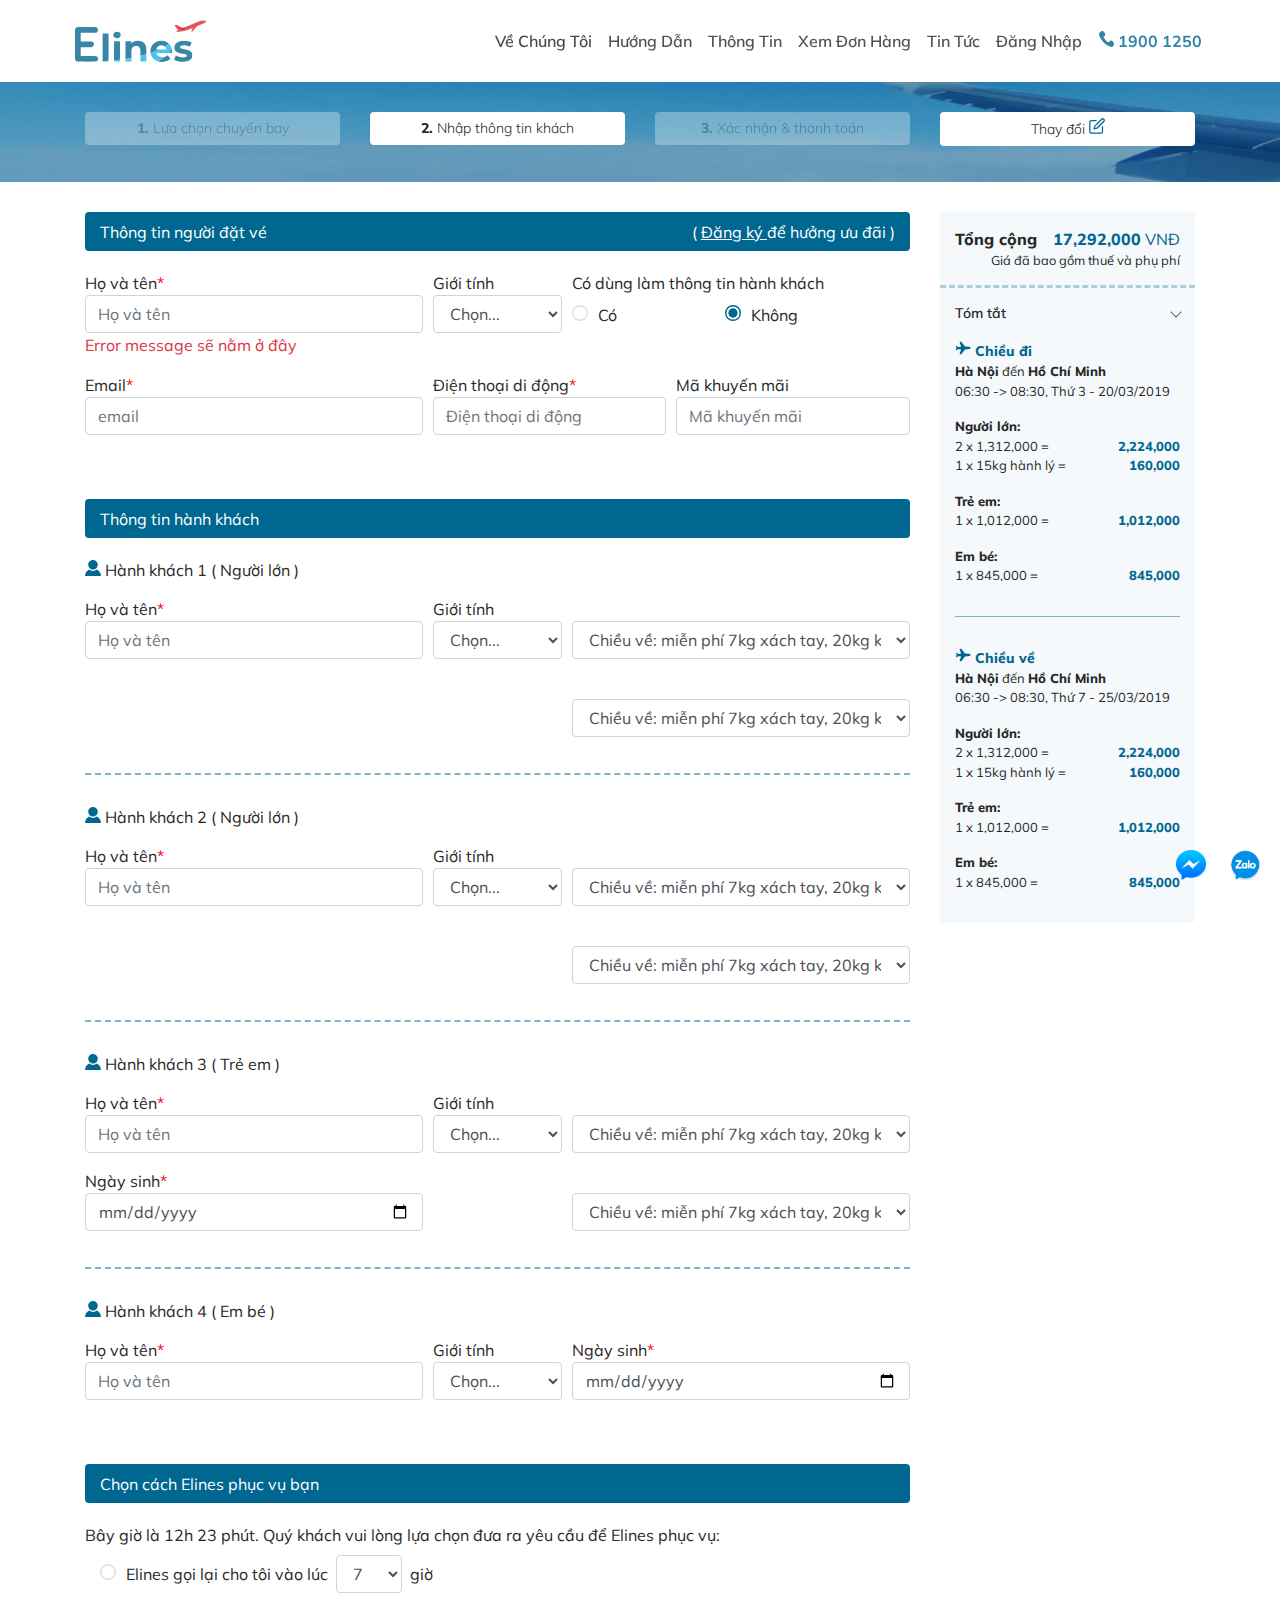
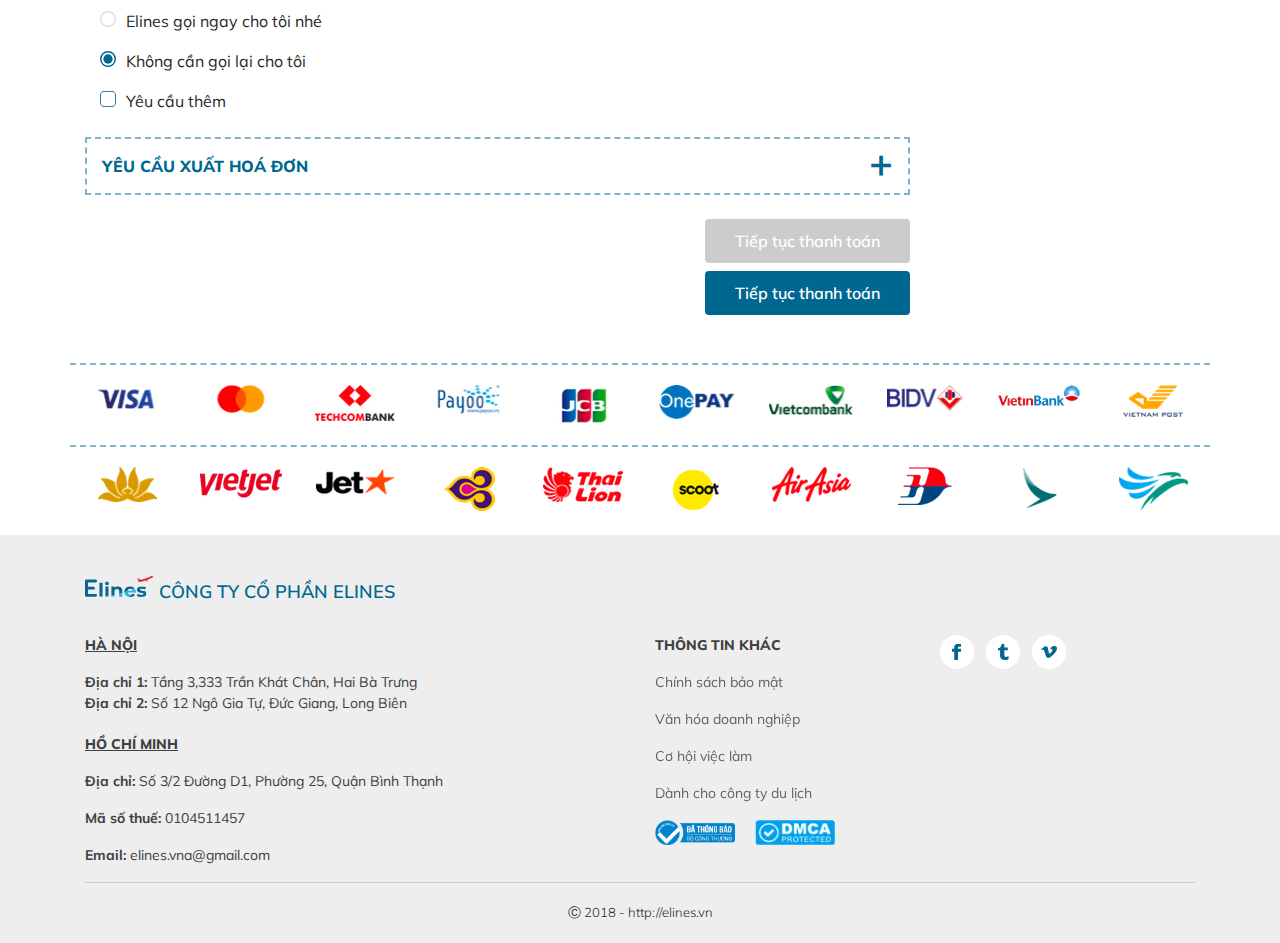
<file: step-customer-info__round-trip.html>
<!DOCTYPE html>
<html lang="en">
<head>
  <meta http-equiv="Content-Type" content="text/html; charset=utf-8" />
<meta http-equiv="X-UA-Compatible" content="IE=edge">
<meta name="viewport" content="width=device-width, initial-scale=1">
<link rel="icon" href="/static/ico.png">
<title>Elines</title>	
<link href="./2.css" rel="stylesheet"></head>

<body>
    <div class="container">
    <nav class="row navbar navbar-expand-lg navbar-light el-navbar">
    <a class="navbar-brand" href="/">
        <img src="/static/Group 35.svg" class="logo"></a>
    </a>
    <button class="navbar-toggler" type="button" data-toggle="collapse" data-target="#navbarSupportedContent" aria-controls="navbarSupportedContent" aria-expanded="false" aria-label="Toggle navigation">
    <span class="navbar-toggler-icon"></span>
    </button>

    <div class="collapse navbar-collapse" id="navbarSupportedContent">
    <ul class="navbar-nav ml-auto">
        <li class="nav-item active">
            <a class="nav-link" href="#">
                Về Chúng Tôi 
                <span class="sr-only">(current)</span>
            </a>
        </li>
        <li class="nav-item">
            <a class="nav-link" href="#">Hướng Dẫn</a>
        </li>
        <li class="nav-item">
            <a class="nav-link" href="#">Thông Tin</a>
        </li>
        <li class="nav-item">
            <a class="nav-link" href="#">Xem Đơn Hàng</a>
        </li>
        <li class="nav-item">
            <a class="nav-link" href="#">Tin Tức</a>
        </li>
        <li class="nav-item">
            <a class="nav-link" href="#">Đăng Nhập</a>
        </li>
        <li class="nav-item hot-line">
            <a class="nav-link" href="tel:19001250">
                <i class="el-icon el-icon--phone"></i>
                1900 1250
            </a>
        </li>
    </ul>
    </div>
    </nav>
</div>
  <div class="step__hero ">
    <div class="container">
        <div class="row">
            <div class="col-12 col-md-3">
                <div class="step__indicator ">
                    <b class="step--bold">1. </b>
                    Lựa chọn chuyến bay
                </div>
            </div>
            <div class="col-12 col-md-3">
                <div class="step__indicator step__indicator--active">
                    <b class="step--bold">2. </b>
                    Nhập thông tin khách
                </div>
            </div>
            <div class="col-12 col-md-3">
                <div class="step__indicator">
                    <b class="step--bold">3. </b>
                    Xác nhận & thanh toán
                </div>
            </div>
            <div class="col-12 col-md-3">
                <div class="step__indicator step__indicator--active">
                    Thay đổi
                    <i class="el-icon el-icon--edit"></i>
                </div>
            </div>
        </div>
    </div>
    
    
</div>
  <section class="container step__body">
        <div class="row">
            <div class="col-md-8 col-lg-9">
                
<div class="el-form__header d-block d-sm-flex">
    Thông tin người đặt vé
    <div class="ml-auto text-sm-right mt-1 mt-sm-0">
        ( 
        <a href="#" class="text-underline"> Đăng ký </a>
        để hưởng ưu đãi )
    </div>
</div>

<form class="el-form mb-5">
  <div class="form-row">

    <div class="form-group col-md-8 col-lg-5 no-wrap">
      <label for="fullName" require>Họ và tên</label>
      <input type="text" class="form-control" id="fullName" placeholder="Họ và tên">
      <span class="text-danger">
        Error message sẽ nằm ở đây
      </span>
    </div>

    <div class="form-group col-md-4 col-lg-2 no-wrap">
      <label for="gender">Giới tính</label>
      <select id="gender" class="form-control">
        <option selected disabled>Chọn...</option>
        <option>Nam</option>
        <option>Nữ</option>
      </select>
    </div>

    <div class="form-group col-lg-5 no-wrap">
      <label for="useAsCustomerInfo">Có dùng làm thông tin hành khách</label>
      <div class="row">
          <label class="col-5 radiobox pt-2">
            <input type="radio" class="radiobox__input" checked="checked" name="useAsCustomerInfo">
            <span class="radiobox__label">
              Có
            </span>
          </label>
          <label class="col radiobox pt-2">
            <input type="radio" class="radiobox__input" checked="checked" name="useAsCustomerInfo">
            <span class="radiobox__label">
              Không
            </span>
          </label>
        </div>
    </div>

      <div class="form-group col-md-6 col-lg-5 no-wrap">
        <label for="email" require>Email</label>
        <input type="email" class="form-control" id="email" placeholder="email">
      </div>

      <div class="form-group col-md-6 col-lg no-wrap">
        <label for="tel" require>Điện thoại di động</label>
        <input type="tel" class="form-control" id="tel" placeholder="Điện thoại di động">
      </div>

      <div class="form-group col-lg no-wrap">
        <label for="discountCode">Mã khuyến mãi</label>
        <input type="text" class="form-control" id="discountCode" placeholder="Mã khuyến mãi">
      </div>

  </div>
</form>

<div class="mb-4"></div>

<div class="el-form__header">
    Thông tin hành khách
</div>

<div class="el-form__sub-header">
    <i class="el-icon el-icon--user"></i>
    Hành khách 1 ( Người lớn )
</div>
<form class="el-form">
  <div class="form-row">

    <div class="form-group col-md-8 col-lg-5 no-wrap">
      <label for="fullName" require>Họ và tên</label>
      <input type="text" class="form-control" id="fullName" placeholder="Họ và tên">
    </div>

    <div class="form-group col-md-4 col-lg-2 no-wrap">
      <label for="gender">Giới tính</label>
      <select id="gender" class="form-control">
        <option selected disabled>Chọn...</option>
        <option>Nam</option>
        <option>Nữ</option>
      </select>
    </div>

    <div class="form-group col-lg-5 no-wrap">
      <label>&#8203;</label>
      <select class="form-control">
        <option selected>
            Chiều về: miễn phí 7kg xách tay, 20kg kí gửi
        </option>
        <option>
            Chiều đi: miễn phí 7kg xách tay
        </option>
      </select>
    </div>

    <div class="form-group col-lg-5 ml-auto no-wrap">
      <label>&#8203;</label>
      <select class="form-control">
        <option selected>
          Chiều về: miễn phí 7kg xách tay, 20kg kí gửi
        </option>
        <option>
          Chiều đi: miễn phí 7kg xách tay
        </option>
      </select>
    </div>

  </div>
</form>

<div class="el-form__delimiter"></div>

<div class="el-form__sub-header">
    <i class="el-icon el-icon--user"></i>
    Hành khách 2 ( Người lớn )
</div>
<form class="el-form">
  <div class="form-row">

    <div class="form-group col-md-8 col-lg-5 no-wrap">
      <label for="fullName" require>Họ và tên</label>
      <input type="text" class="form-control" id="fullName" placeholder="Họ và tên">
    </div>

    <div class="form-group col-md-4 col-lg-2 no-wrap">
      <label for="gender">Giới tính</label>
      <select id="gender" class="form-control">
        <option selected disabled>Chọn...</option>
        <option>Nam</option>
        <option>Nữ</option>
      </select>
    </div>

    <div class="form-group col-lg-5 no-wrap">
      <label>&#8203;</label>
      <select class="form-control">
        <option selected>
            Chiều về: miễn phí 7kg xách tay, 20kg kí gửi
        </option>
        <option>
            Chiều đi: miễn phí 7kg xách tay
        </option>
      </select>
    </div>

    <div class="form-group col-lg-5 ml-auto no-wrap">
      <label>&#8203;</label>
      <select class="form-control">
        <option selected>
          Chiều về: miễn phí 7kg xách tay, 20kg kí gửi
        </option>
        <option>
          Chiều đi: miễn phí 7kg xách tay
        </option>
      </select>
    </div>

  </div>
</form>

<div class="el-form__delimiter"></div>

<div class="el-form__sub-header">
    <i class="el-icon el-icon--user"></i>
    Hành khách 3 ( Trẻ em )
</div>

<form class="el-form">
  <div class="form-row">

    <div class="form-group col-md-8 col-lg-5 no-wrap">
      <label for="fullName" require>Họ và tên</label>
      <input type="text" class="form-control" id="fullName" placeholder="Họ và tên">
    </div>

    <div class="form-group col-md-4 col-lg-2 no-wrap">
      <label for="gender">Giới tính</label>
      <select id="gender" class="form-control">
        <option selected disabled>Chọn...</option>
        <option>Nam</option>
        <option>Nữ</option>
      </select>
    </div>

    <div class="form-group col-lg-5 no-wrap">
      <label>&#8203;</label>
      <select class="form-control">
        <option selected>
            Chiều về: miễn phí 7kg xách tay, 20kg kí gửi
        </option>
        <option>
            Chiều đi: miễn phí 7kg xách tay
        </option>
      </select>
    </div>

    <div class="form-group col-lg-5 no-wrap">
      <label for="birthDay" require>Ngày sinh</label>
      <input type="date" class="form-control" id="birthDay" placeholder="Họ và tên">
    </div>

    <div class="form-group col-lg-5 ml-auto no-wrap">
      <label>&#8203;</label>
      <select class="form-control">
        <option selected>
          Chiều về: miễn phí 7kg xách tay, 20kg kí gửi
        </option>
        <option>
          Chiều đi: miễn phí 7kg xách tay
        </option>
      </select>
    </div>

  </div>
</form>

<div class="el-form__delimiter"></div>

<div class="el-form__sub-header">
    <i class="el-icon el-icon--user"></i>
    Hành khách 4 ( Em bé )
</div>

<form class="el-form">
  <div class="form-row">

    <div class="form-group col-md-8 col-lg-5 no-wrap">
      <label for="fullName" require>Họ và tên</label>
      <input type="text" class="form-control" id="fullName" placeholder="Họ và tên">
    </div>

    <div class="form-group col-md-4 col-lg-2 no-wrap">
      <label for="gender">Giới tính</label>
      <select id="gender" class="form-control">
        <option selected disabled>Chọn...</option>
        <option>Nam</option>
        <option>Nữ</option>
      </select>
    </div>

    <div class="form-group col-lg-5 no-wrap">
      <label for="birthDay" require>Ngày sinh</label>
      <input type="date" class="form-control" id="birthDay" placeholder="Họ và tên">
    </div>

  </div>
</form>
<div class="mb-5"></div>

<div class="el-form__header">
    Chọn cách Elines phục vụ bạn
</div>
Bây giờ là 12h 23 phút. Quý khách vui lòng lựa chọn đưa ra yêu cầu để Elines phục vụ:

<form class="el-form container">
    <div class="form-group d-flex align-items-center mt-2">
        <label class="radiobox">
          <input type="radio" class="radiobox__input" checked="checked" name="service-options">
          <span class="radiobox__label">
            Elines gọi lại cho tôi vào lúc
          </span>
        </label>
        <select class="form-control w-auto mx-2">
        <option>7</option>
        <option>8</option>
        <option>9</option>
        <option>10</option>
        <option>11</option>
        <option>12</option>
    </select>
    giờ
    </div>
    
    <div class="form-group">
        <label class="radiobox">
          <input type="radio" class="radiobox__input" checked="checked" name="service-options">
          <span class="radiobox__label">
            Elines gọi ngay cho tôi nhé
          </span>
        </label>
    </div>

    <div class="form-group">
        <label class="radiobox">
          <input type="radio" class="radiobox__input" checked="checked" name="service-options">
          <span class="radiobox__label">
            Không cần gọi lại cho tôi
          </span>
        </label>
    </div>

    <div class="form-group">
      <label class="checkbox" data-toggle="collapse" data-target="#moreRequirement">
            <input type="checkbox" class="checkbox__input" />
            <span class="checkbox__label" >
                Yêu cầu thêm
            </span>
        </label>
    </div>

    <div class="form-group collapse" id="moreRequirement">
        <textarea class="form-control" placeholder="Nhập nội dung yêu cầu"></textarea>
    </div>
</form>
<div class="mb-4"></div>

<div class="invoice">
    <div class="invoice__header" data-toggle="collapse" data-target=".invoice__content">
        Yêu cầu xuất hoá đơn
    </div>
    <div class="invoice__content collapse">
        Quý khách có nhu cầu lấy hóa đơn giá trị gia tăng phải yêu cầu với phía Elines trong vòng 7 ngày kể từ thời điểm thanh toán đơn hàng. 
        Quý khách vui lòng nhập tiếng Việt có dấu để việc xuất hóa đơn tránh bị sai sót.
        <div class="mb-3"></div>

        <form class="el-form container">
            <div class="form-row">

                <div class="form-group col-md-6 no-wrap">
              <label for="taxCode" require>Mã số thuế</label>
              <input type="text" class="form-control" id="taxCode" placeholder="Mã số thuế">
            </div>

            <div class="form-group col-md-6 no-wrap">
              <label for="companyName" require>Tên công ty</label>
              <input type="text" class="form-control" id="companyName" placeholder="Tên công ty">
            </div>

            <div class="form-group col-12 no-wrap">
              <label for="addressOnBusinessRegistration" require>Địa chỉ trên giấy ĐKKD</label>
              <input type="text" class="form-control" id="addressOnBusinessRegistration" placeholder="Địa chỉ">
            </div>

            <div class="form-group col-12 no-wrap">
              <label for="billingAddress" require>Địa chỉ nhận hoá đơn</label>
              <input type="text" class="form-control" id="billingAddress" placeholder="Địa chỉ">
            </div>

            <div class="form-group col-12 ">
                <label require class="mb-2 no-wrap">Hình thức nhận hoá đơn</label>

                <div class="form-group">
                        <label class="radiobox pre-wrap">
                          <input type="radio" class="radiobox__input" checked="checked" name="invoice-receipt-type">
                          <span class="radiobox__label">
                            Chỉ nhận thông báo qua SMS/Email
                          </span>
                        </label>
                    </div>

                    <div class="form-group">
                        <label class="radiobox pre-wrap">
                          <input type="radio" class="radiobox__input" name="invoice-receipt-type">
                          <span class="radiobox__label">
                            Gửi chuyển phát nhanh
                          </span>
                        </label>
                    </div>

                    <div class="form-group">
                        <label class="radiobox pre-wrap">
                          <input type="radio" class="radiobox__input" name="invoice-receipt-type">
                          <span class="radiobox__label">
                            Tại văn phòng Tầng 3, 333 Trần Khát Chân, Hai Bà Trưng, Hà Nội 
                          </span>
                        </label>
                    </div>

                    <div class="form-group">
                        <label class="radiobox pre-wrap">
                          <input type="radio" class="radiobox__input" name="invoice-receipt-type">
                          <span class="radiobox__label">
                            Tại văn phòng 12 Ngô Gia Tự, Đức Giang, Long Biên, Hà Nội 
                          </span>
                        </label>
                    </div>

                    <div class="form-group">
                        <label class="radiobox pre-wrap">
                          <input type="radio" class="radiobox__input" name="invoice-receipt-type">
                          <span class="radiobox__label">
                            Tại văn phòng 12 Ngô Gia Tự, Đức Giang, Long Biên, Hà Nội 
                          </span>
                        </label>
                    </div>

                    <div >
                        <label class="radiobox pre-wrap">
                          <input type="radio" class="radiobox__input" name="invoice-receipt-type">
                          <span class="radiobox__label">
                            Tại văn phòng 3/2 Đường D1, Phường 25, Quận Bình Thạnh, TP Hồ Chí Minh 
                          </span>
                        </label>
                    </div>

            </div>

           </div>
        </form>
    </div>
</div>

<div class="mb-4"></div>

<div class="d-flex">
    <button type="button" class="btn el-button el-button--disabled el-button--large ml-auto" >Tiếp tục thanh toán</button>
</div>
<div class="mb-2"></div>

<div class="d-flex">
    <button type="button" class="btn el-button el-button--primary el-button--large ml-auto" data-toggle="modal" data-target="#ticket-price-change-modal">Tiếp tục thanh toán</button>
</div>
<div class="mb-5"></div>


<div class="modal fade ticket-modal" id="ticket-price-change-modal">
  <div class="modal-dialog modal-lg">
    <div class="modal-content">
    
      <div class="modal-header">
        <h4 class="modal-title mx-auto">Giá vé đã thay đổi</h4>
      </div>
      
      <div class="modal-body container">
        <div class="row">
          <div class="col-sm-10 mx-auto">
            <p>Vì lý do từ hãng hàng không nên giá vé đã thay đổi. Giá được cập nhật như sau: </p>
            <br/>
            <p class="f-18">
              <b>Giá cũ: </b> 
              <span class="semi-bold">2,062,000 VND </span>
            </p>

            <p class="f-18">
              <b>Giá mới: </b> 
              <span class="el-text">
                <span class="semi-bold">2,662,000 VND </span>
                (Tăng 600,000 VND)
              </span>
            </p>
          </div>
        </div>
      </div>
      
      <div class="modal-footer container">
        <div class="row">
          <div class="col-sm order-1 order-sm-0">
            <button type="button" class="btn el-button" data-dismiss="modal">Chọn lại vé khác</button>
          </div>
          <div class="col-sm">
            <button type="button" class="btn el-button el-button--primary" data-dismiss="modal">Đặt vé</button>
          </div>
        </div>
      </div>
    </div>
  </div>
</div>
            </div>
            <div class="col-md-4 col-lg-3">
                <div class="ticket-summary">
    <div class="ticket-summary__header">
        <div class="two-side big">
            <div class="two-side--left bold">
                Tổng cộng
            </div>
            <div class="two-side--right el-text">
                <b>17,292,000</b> VNĐ
            </div>
        </div>
        <div class="text-right small">
            Giá đã bao gồm thuế và phụ phí
        </div>
    </div>	
    <div class="ticket-summary__content">
        <div class="two-side ticket-summary__sub-header">
            <div class="two-side--left">
                Tóm tắt
            </div>
            <div class="two-side--right">
                <i class="ml-auto el-icon el-icon--arrow-down"></i>
            </div>
        </div>

        <p></p>

        <div class="ticket-summary__sub-header">
            <i class="el-icon el-icon--flight"></i>
            <b class="el-text">Chiều đi</b>
        </div>
        <b>Hà Nội</b> đến <b>Hồ Chí Minh</b><br/>
        06:30 -> 08:30, Thứ 3 - 20/03/2019<br/>

        <p></p>

        <b>Người lớn:</b><br/>
        <div class="two-side">
            <div class="two-side--left">
                2 x 1,312,000 = 
            </div>
            <div class="two-side--right">
                <b class="el-text">
                    2,224,000
                </b>
            </div>
        </div>
        <div class="two-side">
            <div class="two-side--left">
                1 x 15kg hành lý  = 
            </div>
            <div class="two-side--right">
                <b class="el-text">
                    160,000
                </b>
            </div>
        </div>

        <p></p>

        <b>Trẻ em:</b><br/>
        <div class="two-side">
            <div class="two-side--left">
                1 x 1,012,000 = 
            </div>
            <div class="two-side--right">
                <b class="el-text">
                    1,012,000
                </b>
            </div>
        </div>

        <p></p>
        
        <b>Em bé:</b><br/>
        <div class="two-side">
            <div class="two-side--left">
                1 x 845,000 = 
            </div>
            <div class="two-side--right">
                <b class="el-text">
                    845,000
                </b>
            </div>
        </div>
            
        <div class="ticket-summary__delimiter">
        </div>

        <div class="ticket-summary__sub-header">
            <i class="el-icon el-icon--flight"></i>
            <b class="el-text">Chiều về</b>
        </div>
        <b>Hà Nội</b> đến <b>Hồ Chí Minh</b><br/>
        06:30 -> 08:30, Thứ 7 - 25/03/2019<br/>
        
        <p></p>

        <b>Người lớn:</b><br/>
        <div class="two-side">
            <div class="two-side--left">
                2 x 1,312,000 = 
            </div>
            <div class="two-side--right">
                <b class="el-text">
                    2,224,000
                </b>
            </div>
        </div>
        <div class="two-side">
            <div class="two-side--left">
                1 x 15kg hành lý  = 
            </div>
            <div class="two-side--right">
                <b class="el-text">
                    160,000
                </b>
            </div>
        </div>

        <p></p>

        <b>Trẻ em:</b><br/>
        <div class="two-side">
            <div class="two-side--left">
                1 x 1,012,000 = 
            </div>
            <div class="two-side--right">
                <b class="el-text">
                    1,012,000
                </b>
            </div>
        </div>

        <p></p>
        
        <b>Em bé:</b><br/>
        <div class="two-side">
            <div class="two-side--left">
                1 x 845,000 = 
            </div>
            <div class="two-side--right">
                <b class="el-text">
                    845,000
                </b>
            </div>
        </div>
        
        <p></p>

    </div>
</div>
            </div>
        </div>
    </section>
  <section class="partners">
  <div class="container">
    <div class="row partners__delimiter">
      <div class="col-4 col-sm-2 col-lg text-center">
        <img src="/static/payment1.png" class="partners__logo"/>
      </div>
      <div class="col-4 col-sm-2 col-lg text-center">
        <img src="/static/payment2.png" class="partners__logo"/>
      </div>
      <div class="col-4 col-sm-2 col-lg text-center">
        <img src="/static/payment3.png" class="partners__logo"/>
      </div>
      <div class="col-4 col-sm-2 col-lg text-center">
        <img src="/static/payment4.png" class="partners__logo"/>
      </div>
      <div class="col-4 col-sm-2 col-lg text-center">
        <img src="/static/payment5.png" class="partners__logo"/>
      </div>
      <div class="col-4 col-sm-2 col-lg text-center">
        <img src="/static/payment6.png" class="partners__logo"/>
      </div>
      <div class="col-4 col-sm-2 col-lg text-center">
        <img src="/static/payment7.png" class="partners__logo"/>
      </div>
      <div class="col-4 col-sm-2 col-lg text-center">
        <img src="/static/payment8.png" class="partners__logo"/>
      </div>
      <div class="col-4 col-sm-2 col-lg text-center">
        <img src="/static/payment9.png" class="partners__logo"/>
      </div>
      <div class="col-4 col-sm-2 col-lg text-center">
        <img src="/static/payment10.png" class="partners__logo"/>
      </div>
    </div>
    <div class="row partners__delimiter">
      <div class="col-4 col-sm-2 col-lg text-center">
        <img src="/static/9.png" class="partners__logo"/>
      </div>
      <div class="col-4 col-sm-2 col-lg text-center">
        <img src="/static/10.png" class="partners__logo"/>
      </div>
      <div class="col-4 col-sm-2 col-lg text-center">
        <img src="/static/8.png" class="partners__logo"/>
      </div>
      <div class="col-4 col-sm-2 col-lg text-center">
        <img src="/static/1.png" class="partners__logo"/>
      </div>
      <div class="col-4 col-sm-2 col-lg text-center">
        <img src="/static/7.png" class="partners__logo"/>
      </div>
      <div class="col-4 col-sm-2 col-lg text-center">
        <img src="/static/6.png" class="partners__logo"/>
      </div>
      <div class="col-4 col-sm-2 col-lg text-center">
        <img src="/static/5.png" class="partners__logo"/>
      </div>
      <div class="col-4 col-sm-2 col-lg text-center">
        <img src="/static/4.png" class="partners__logo"/>
      </div>
      <div class="col-4 col-sm-2 col-lg text-center">
        <img src="/static/3.png" class="partners__logo"/>
      </div>
      <div class="col-4 col-sm-2 col-lg text-center">
        <img src="/static/2.png" class="partners__logo"/>
      </div>
    </div>
  </div>
</section>
  <section class="footer">
    <div class="container">
        <div class="row">
            <div class="col-md-6">
                <div class="footer__brand">
                    <img src="/static/Group 35.svg" class="footer__logo">
                    CÔNG TY CỔ PHẦN ELINES
                </div>
            </div>
      <div class="col-md-3 ml-auto">
        
      </div>
        </div>
        <div class="row">
            <div class="col-md-6">
                <p class="footer__title">
                    <u>Hà Nội</u>
                </p>
                <p>
                    <b>Địa chỉ 1: </b>
                    Tầng 3,333 Trần Khát Chân, Hai Bà Trưng 
                    <br/>
                    <b>Địa chỉ 2: </b>
                    Số 12 Ngô Gia Tự, Đức Giang, Long Biên
                </p>
                <p class="footer__title">
                    <u>Hồ Chí Minh</u>
                </p>
                <p>
                    <b>Địa chỉ: </b>
                    Số 3/2 Đường D1, Phường 25, Quận Bình Thạnh
                </p>
                <p>
                    <b>
                        Mã số thuế:
                    </b>
                    0104511457
                </p>
                <p>
                    <b>
                        Email:
                    </b>
                    elines.vna@gmail.com
                </p>
            </div>
            <div class="col-md-3">
                <p class="footer__title">
                    Thông tin khác
                </p>
                <p>
                    <a href="#">
                        Chính sách bảo mật
                    </a>
                </p>
                <p>
                    <a href="#">
                        Văn hóa doanh nghiệp
                    </a>
                </p>
                <p>
                    <a href="#">
                        Cơ hội việc làm
                    </a>
                </p>
                <p>
                    <a href="#">
                        Dành cho công ty du lịch
                    </a>
                </p>
                <div class="footer__verification">
          <img src="/static/bocongthuong.png" class="mr-3">
          <img src="/static/dmca.png" class="mr-3">
        </div>
            </div>
            <div class="col-md-3">
                <img src="/static/ico fb.svg" class="mr-2 mb-2"/>
        <img src="/static/ico tumblt.svg" class="mr-2 mb-2"/>
        <img src="/static/ico vimeo.svg" class="mr-2 mb-2"/>
      </div>
        </div>
        <div class="footer__copyright text-center">
            Ⓒ 2018 - http://elines.vn
        </div>
    </div>
</section>
  <section class="support">
    <img src="/static/Facebook_Messenger.png"	class="support__icon"/>
    <img src="/static/Zalo.png"	class="support__icon"/>
</section>
<script type="text/javascript" src="./runtime.aa5c91d4046cff05273b.bundle.js"></script><script type="text/javascript" src="./vendors.594510b8979afe9abc97.bundle.js"></script><script type="text/javascript" src="./client.2508cff571b46f03270f.bundle.js"></script><script type="text/javascript" src="./vendor.c9463f8b853c97f2eb1a.bundle.js"></script></body>
</file>
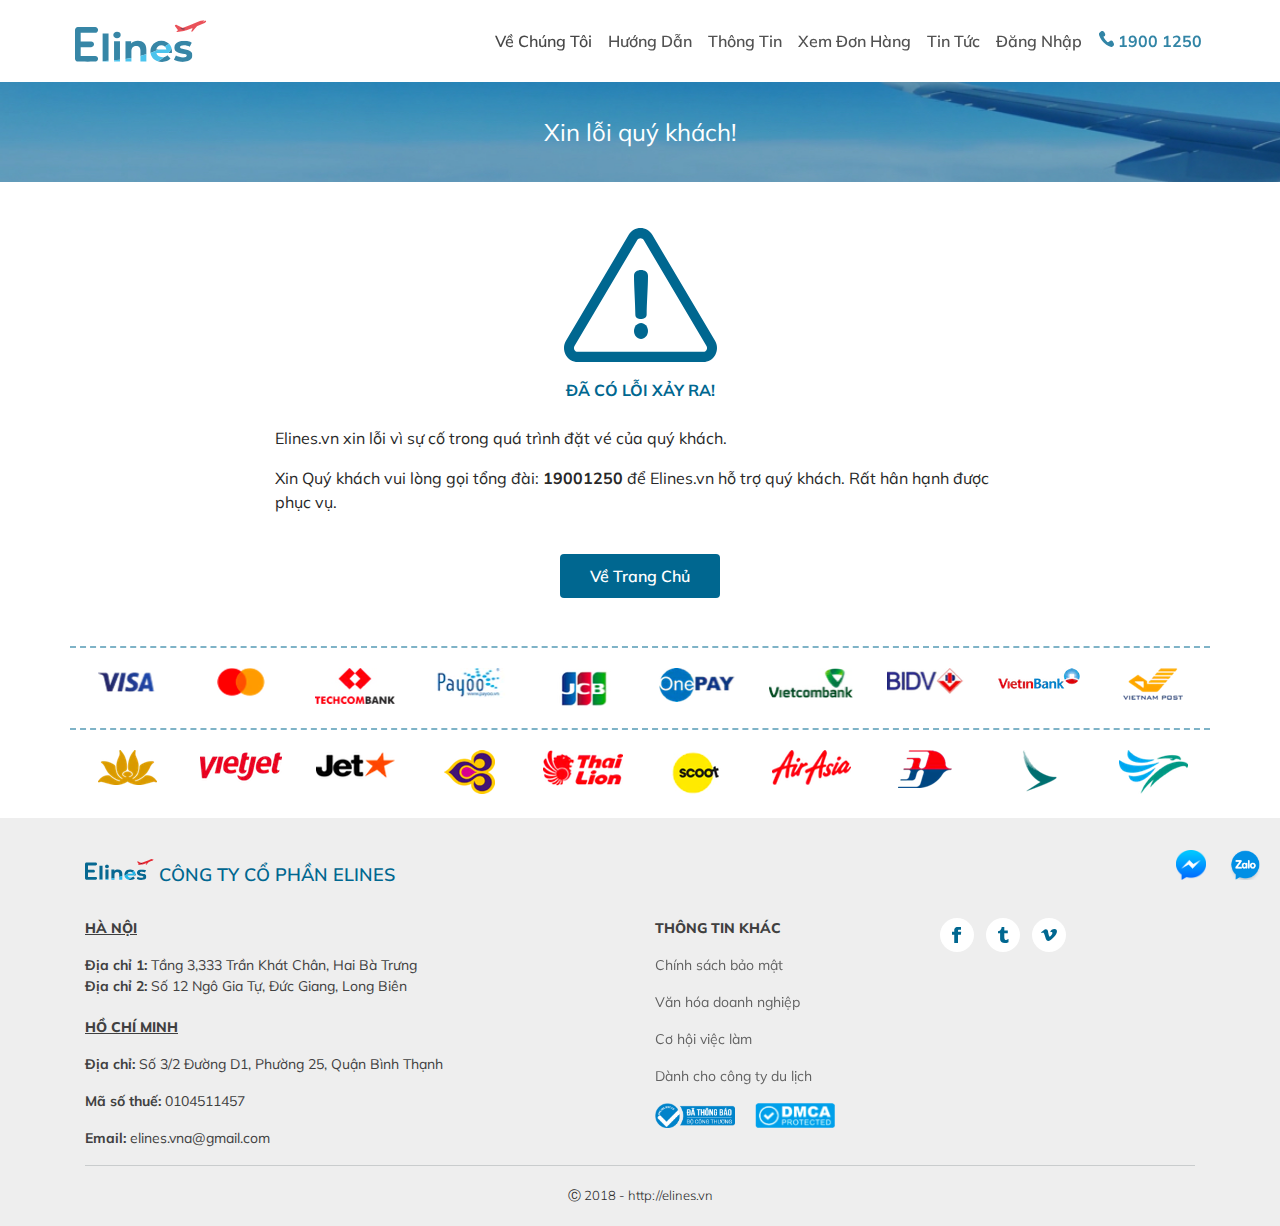
<file: step-final-failure.html>
<!DOCTYPE html>
<html lang="en">
<head>
  <meta http-equiv="Content-Type" content="text/html; charset=utf-8" />
<meta http-equiv="X-UA-Compatible" content="IE=edge">
<meta name="viewport" content="width=device-width, initial-scale=1">
<link rel="icon" href="/static/ico.png">
<title>Elines</title>	
<link href="./2.css" rel="stylesheet"></head>

<body>
    <div class="container">
    <nav class="row navbar navbar-expand-lg navbar-light el-navbar">
    <a class="navbar-brand" href="/">
        <img src="/static/Group 35.svg" class="logo"></a>
    </a>
    <button class="navbar-toggler" type="button" data-toggle="collapse" data-target="#navbarSupportedContent" aria-controls="navbarSupportedContent" aria-expanded="false" aria-label="Toggle navigation">
    <span class="navbar-toggler-icon"></span>
    </button>

    <div class="collapse navbar-collapse" id="navbarSupportedContent">
    <ul class="navbar-nav ml-auto">
        <li class="nav-item active">
            <a class="nav-link" href="#">
                Về Chúng Tôi 
                <span class="sr-only">(current)</span>
            </a>
        </li>
        <li class="nav-item">
            <a class="nav-link" href="#">Hướng Dẫn</a>
        </li>
        <li class="nav-item">
            <a class="nav-link" href="#">Thông Tin</a>
        </li>
        <li class="nav-item">
            <a class="nav-link" href="#">Xem Đơn Hàng</a>
        </li>
        <li class="nav-item">
            <a class="nav-link" href="#">Tin Tức</a>
        </li>
        <li class="nav-item">
            <a class="nav-link" href="#">Đăng Nhập</a>
        </li>
        <li class="nav-item hot-line">
            <a class="nav-link" href="tel:19001250">
                <i class="el-icon el-icon--phone"></i>
                1900 1250
            </a>
        </li>
    </ul>
    </div>
    </nav>
</div>
  <div class="step__hero ">
  <div class="container text-center">
    <span class="f-24">
      Xin lỗi quý khách!
    </span>
  </div>
</div>
  <div class="container">
  <div class="row">
    <div class="col-sm-8 mx-auto">
      <div class="mt-3 mb-3 text-center">
        <img src="/static/failed.svg" />
      </div>
      <p class="text-center text-uppercase el-text mb-4">
        <b>Đã có lỗi xảy ra!</b>
      </p>

      <p>Elines.vn xin lỗi vì sự cố trong quá trình đặt vé của quý khách.  </p>

      <p>Xin Quý khách vui lòng gọi tổng đài: <b>19001250 </b> để Elines.vn hỗ trợ quý khách. Rất hân hạnh được phục vụ.</p>
    </div>
  </div>
</div>

<div class="mt-4 mb-5 text-center">
  <button type="button" class="btn el-button el-button--primary el-button--large" data-dismiss="modal">Về Trang Chủ</button>
</div>

  <section class="partners">
  <div class="container">
    <div class="row partners__delimiter">
      <div class="col-4 col-sm-2 col-lg text-center">
        <img src="/static/payment1.png" class="partners__logo"/>
      </div>
      <div class="col-4 col-sm-2 col-lg text-center">
        <img src="/static/payment2.png" class="partners__logo"/>
      </div>
      <div class="col-4 col-sm-2 col-lg text-center">
        <img src="/static/payment3.png" class="partners__logo"/>
      </div>
      <div class="col-4 col-sm-2 col-lg text-center">
        <img src="/static/payment4.png" class="partners__logo"/>
      </div>
      <div class="col-4 col-sm-2 col-lg text-center">
        <img src="/static/payment5.png" class="partners__logo"/>
      </div>
      <div class="col-4 col-sm-2 col-lg text-center">
        <img src="/static/payment6.png" class="partners__logo"/>
      </div>
      <div class="col-4 col-sm-2 col-lg text-center">
        <img src="/static/payment7.png" class="partners__logo"/>
      </div>
      <div class="col-4 col-sm-2 col-lg text-center">
        <img src="/static/payment8.png" class="partners__logo"/>
      </div>
      <div class="col-4 col-sm-2 col-lg text-center">
        <img src="/static/payment9.png" class="partners__logo"/>
      </div>
      <div class="col-4 col-sm-2 col-lg text-center">
        <img src="/static/payment10.png" class="partners__logo"/>
      </div>
    </div>
    <div class="row partners__delimiter">
      <div class="col-4 col-sm-2 col-lg text-center">
        <img src="/static/9.png" class="partners__logo"/>
      </div>
      <div class="col-4 col-sm-2 col-lg text-center">
        <img src="/static/10.png" class="partners__logo"/>
      </div>
      <div class="col-4 col-sm-2 col-lg text-center">
        <img src="/static/8.png" class="partners__logo"/>
      </div>
      <div class="col-4 col-sm-2 col-lg text-center">
        <img src="/static/1.png" class="partners__logo"/>
      </div>
      <div class="col-4 col-sm-2 col-lg text-center">
        <img src="/static/7.png" class="partners__logo"/>
      </div>
      <div class="col-4 col-sm-2 col-lg text-center">
        <img src="/static/6.png" class="partners__logo"/>
      </div>
      <div class="col-4 col-sm-2 col-lg text-center">
        <img src="/static/5.png" class="partners__logo"/>
      </div>
      <div class="col-4 col-sm-2 col-lg text-center">
        <img src="/static/4.png" class="partners__logo"/>
      </div>
      <div class="col-4 col-sm-2 col-lg text-center">
        <img src="/static/3.png" class="partners__logo"/>
      </div>
      <div class="col-4 col-sm-2 col-lg text-center">
        <img src="/static/2.png" class="partners__logo"/>
      </div>
    </div>
  </div>
</section>
  <section class="footer">
    <div class="container">
        <div class="row">
            <div class="col-md-6">
                <div class="footer__brand">
                    <img src="/static/Group 35.svg" class="footer__logo">
                    CÔNG TY CỔ PHẦN ELINES
                </div>
            </div>
      <div class="col-md-3 ml-auto">
        
      </div>
        </div>
        <div class="row">
            <div class="col-md-6">
                <p class="footer__title">
                    <u>Hà Nội</u>
                </p>
                <p>
                    <b>Địa chỉ 1: </b>
                    Tầng 3,333 Trần Khát Chân, Hai Bà Trưng 
                    <br/>
                    <b>Địa chỉ 2: </b>
                    Số 12 Ngô Gia Tự, Đức Giang, Long Biên
                </p>
                <p class="footer__title">
                    <u>Hồ Chí Minh</u>
                </p>
                <p>
                    <b>Địa chỉ: </b>
                    Số 3/2 Đường D1, Phường 25, Quận Bình Thạnh
                </p>
                <p>
                    <b>
                        Mã số thuế:
                    </b>
                    0104511457
                </p>
                <p>
                    <b>
                        Email:
                    </b>
                    elines.vna@gmail.com
                </p>
            </div>
            <div class="col-md-3">
                <p class="footer__title">
                    Thông tin khác
                </p>
                <p>
                    <a href="#">
                        Chính sách bảo mật
                    </a>
                </p>
                <p>
                    <a href="#">
                        Văn hóa doanh nghiệp
                    </a>
                </p>
                <p>
                    <a href="#">
                        Cơ hội việc làm
                    </a>
                </p>
                <p>
                    <a href="#">
                        Dành cho công ty du lịch
                    </a>
                </p>
                <div class="footer__verification">
          <img src="/static/bocongthuong.png" class="mr-3">
          <img src="/static/dmca.png" class="mr-3">
        </div>
            </div>
            <div class="col-md-3">
                <img src="/static/ico fb.svg" class="mr-2 mb-2"/>
        <img src="/static/ico tumblt.svg" class="mr-2 mb-2"/>
        <img src="/static/ico vimeo.svg" class="mr-2 mb-2"/>
      </div>
        </div>
        <div class="footer__copyright text-center">
            Ⓒ 2018 - http://elines.vn
        </div>
    </div>
</section>
  <section class="support">
    <img src="/static/Facebook_Messenger.png"	class="support__icon"/>
    <img src="/static/Zalo.png"	class="support__icon"/>
</section>
<script type="text/javascript" src="./runtime.aa5c91d4046cff05273b.bundle.js"></script><script type="text/javascript" src="./vendors.594510b8979afe9abc97.bundle.js"></script><script type="text/javascript" src="./client.2508cff571b46f03270f.bundle.js"></script><script type="text/javascript" src="./vendor.c9463f8b853c97f2eb1a.bundle.js"></script></body>
</file>
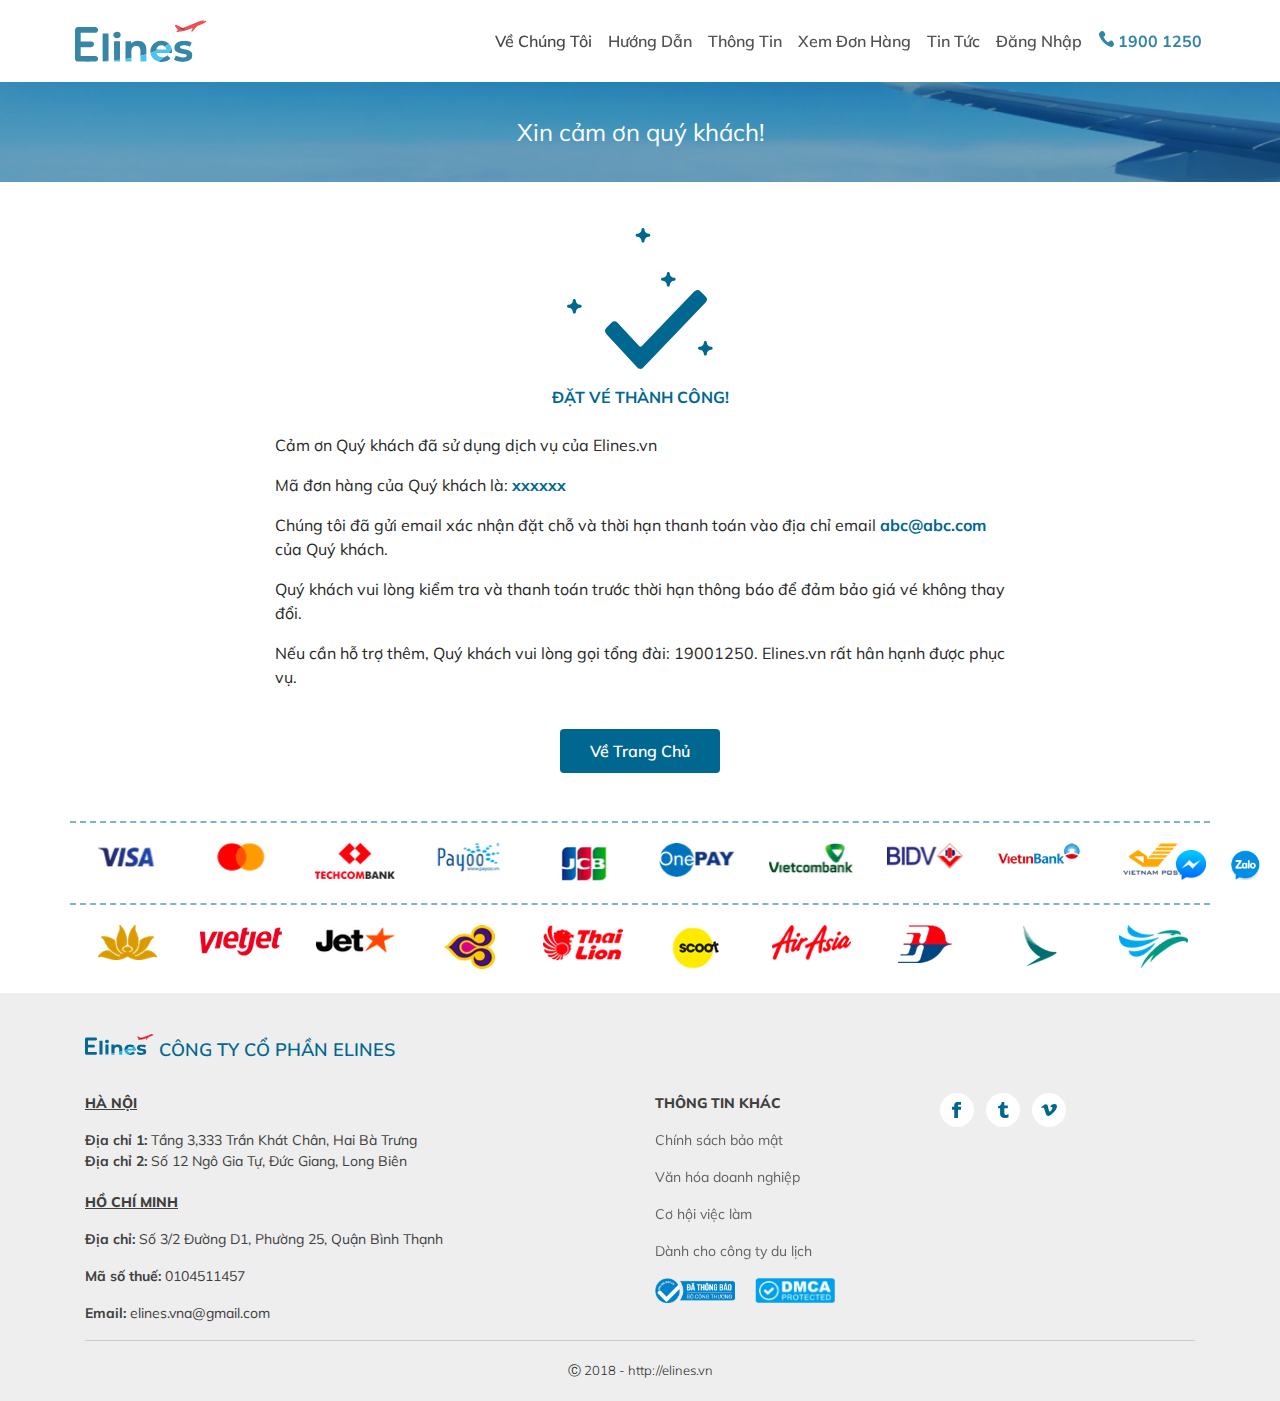
<file: step-final-success.html>
<!DOCTYPE html>
<html lang="en">
<head>
  <meta http-equiv="Content-Type" content="text/html; charset=utf-8" />
<meta http-equiv="X-UA-Compatible" content="IE=edge">
<meta name="viewport" content="width=device-width, initial-scale=1">
<link rel="icon" href="/static/ico.png">
<title>Elines</title>	
<link href="./2.css" rel="stylesheet"></head>

<body>
    <div class="container">
    <nav class="row navbar navbar-expand-lg navbar-light el-navbar">
    <a class="navbar-brand" href="/">
        <img src="/static/Group 35.svg" class="logo"></a>
    </a>
    <button class="navbar-toggler" type="button" data-toggle="collapse" data-target="#navbarSupportedContent" aria-controls="navbarSupportedContent" aria-expanded="false" aria-label="Toggle navigation">
    <span class="navbar-toggler-icon"></span>
    </button>

    <div class="collapse navbar-collapse" id="navbarSupportedContent">
    <ul class="navbar-nav ml-auto">
        <li class="nav-item active">
            <a class="nav-link" href="#">
                Về Chúng Tôi 
                <span class="sr-only">(current)</span>
            </a>
        </li>
        <li class="nav-item">
            <a class="nav-link" href="#">Hướng Dẫn</a>
        </li>
        <li class="nav-item">
            <a class="nav-link" href="#">Thông Tin</a>
        </li>
        <li class="nav-item">
            <a class="nav-link" href="#">Xem Đơn Hàng</a>
        </li>
        <li class="nav-item">
            <a class="nav-link" href="#">Tin Tức</a>
        </li>
        <li class="nav-item">
            <a class="nav-link" href="#">Đăng Nhập</a>
        </li>
        <li class="nav-item hot-line">
            <a class="nav-link" href="tel:19001250">
                <i class="el-icon el-icon--phone"></i>
                1900 1250
            </a>
        </li>
    </ul>
    </div>
    </nav>
</div>
  <div class="step__hero ">
  <div class="container text-center">
    <span class="f-24">Xin cảm ơn quý khách!</span>
  </div>
</div>
  <div class="container">
  <div class="row">
    <div class="col-sm-8 mx-auto">
      <div class="mt-3 mb-3 text-center">
        <img src="/static/successful.svg" />
      </div>
      <p class="text-center text-uppercase el-text mb-4">
        <b>Đặt vé thành công!</b>
      </p>

      <p>Cảm ơn Quý khách đã sử dụng dịch vụ của Elines.vn </p>

      <p>Mã đơn hàng của Quý khách là: <b class="el-text">xxxxxx</b></p>

      <p>Chúng tôi đã gửi email xác nhận đặt chỗ và thời hạn thanh toán vào địa chỉ email <b class="el-text">abc@abc.com</b> của Quý khách. </p>

      <p>Quý khách vui lòng kiểm tra và thanh toán trước thời hạn thông báo để đảm bảo giá vé không thay đổi.</p>

      <p>Nếu cần hỗ trợ thêm, Quý khách vui lòng gọi tổng đài: 19001250. Elines.vn rất hân hạnh được phục vụ.</p>
    </div>
  </div>
  
</div>

<div class="mt-4 mb-5 text-center">
  <button type="button" class="btn el-button el-button--primary el-button--large" data-dismiss="modal">Về Trang Chủ</button>
</div>

  <section class="partners">
  <div class="container">
    <div class="row partners__delimiter">
      <div class="col-4 col-sm-2 col-lg text-center">
        <img src="/static/payment1.png" class="partners__logo"/>
      </div>
      <div class="col-4 col-sm-2 col-lg text-center">
        <img src="/static/payment2.png" class="partners__logo"/>
      </div>
      <div class="col-4 col-sm-2 col-lg text-center">
        <img src="/static/payment3.png" class="partners__logo"/>
      </div>
      <div class="col-4 col-sm-2 col-lg text-center">
        <img src="/static/payment4.png" class="partners__logo"/>
      </div>
      <div class="col-4 col-sm-2 col-lg text-center">
        <img src="/static/payment5.png" class="partners__logo"/>
      </div>
      <div class="col-4 col-sm-2 col-lg text-center">
        <img src="/static/payment6.png" class="partners__logo"/>
      </div>
      <div class="col-4 col-sm-2 col-lg text-center">
        <img src="/static/payment7.png" class="partners__logo"/>
      </div>
      <div class="col-4 col-sm-2 col-lg text-center">
        <img src="/static/payment8.png" class="partners__logo"/>
      </div>
      <div class="col-4 col-sm-2 col-lg text-center">
        <img src="/static/payment9.png" class="partners__logo"/>
      </div>
      <div class="col-4 col-sm-2 col-lg text-center">
        <img src="/static/payment10.png" class="partners__logo"/>
      </div>
    </div>
    <div class="row partners__delimiter">
      <div class="col-4 col-sm-2 col-lg text-center">
        <img src="/static/9.png" class="partners__logo"/>
      </div>
      <div class="col-4 col-sm-2 col-lg text-center">
        <img src="/static/10.png" class="partners__logo"/>
      </div>
      <div class="col-4 col-sm-2 col-lg text-center">
        <img src="/static/8.png" class="partners__logo"/>
      </div>
      <div class="col-4 col-sm-2 col-lg text-center">
        <img src="/static/1.png" class="partners__logo"/>
      </div>
      <div class="col-4 col-sm-2 col-lg text-center">
        <img src="/static/7.png" class="partners__logo"/>
      </div>
      <div class="col-4 col-sm-2 col-lg text-center">
        <img src="/static/6.png" class="partners__logo"/>
      </div>
      <div class="col-4 col-sm-2 col-lg text-center">
        <img src="/static/5.png" class="partners__logo"/>
      </div>
      <div class="col-4 col-sm-2 col-lg text-center">
        <img src="/static/4.png" class="partners__logo"/>
      </div>
      <div class="col-4 col-sm-2 col-lg text-center">
        <img src="/static/3.png" class="partners__logo"/>
      </div>
      <div class="col-4 col-sm-2 col-lg text-center">
        <img src="/static/2.png" class="partners__logo"/>
      </div>
    </div>
  </div>
</section>
  <section class="footer">
    <div class="container">
        <div class="row">
            <div class="col-md-6">
                <div class="footer__brand">
                    <img src="/static/Group 35.svg" class="footer__logo">
                    CÔNG TY CỔ PHẦN ELINES
                </div>
            </div>
      <div class="col-md-3 ml-auto">
        
      </div>
        </div>
        <div class="row">
            <div class="col-md-6">
                <p class="footer__title">
                    <u>Hà Nội</u>
                </p>
                <p>
                    <b>Địa chỉ 1: </b>
                    Tầng 3,333 Trần Khát Chân, Hai Bà Trưng 
                    <br/>
                    <b>Địa chỉ 2: </b>
                    Số 12 Ngô Gia Tự, Đức Giang, Long Biên
                </p>
                <p class="footer__title">
                    <u>Hồ Chí Minh</u>
                </p>
                <p>
                    <b>Địa chỉ: </b>
                    Số 3/2 Đường D1, Phường 25, Quận Bình Thạnh
                </p>
                <p>
                    <b>
                        Mã số thuế:
                    </b>
                    0104511457
                </p>
                <p>
                    <b>
                        Email:
                    </b>
                    elines.vna@gmail.com
                </p>
            </div>
            <div class="col-md-3">
                <p class="footer__title">
                    Thông tin khác
                </p>
                <p>
                    <a href="#">
                        Chính sách bảo mật
                    </a>
                </p>
                <p>
                    <a href="#">
                        Văn hóa doanh nghiệp
                    </a>
                </p>
                <p>
                    <a href="#">
                        Cơ hội việc làm
                    </a>
                </p>
                <p>
                    <a href="#">
                        Dành cho công ty du lịch
                    </a>
                </p>
                <div class="footer__verification">
          <img src="/static/bocongthuong.png" class="mr-3">
          <img src="/static/dmca.png" class="mr-3">
        </div>
            </div>
            <div class="col-md-3">
                <img src="/static/ico fb.svg" class="mr-2 mb-2"/>
        <img src="/static/ico tumblt.svg" class="mr-2 mb-2"/>
        <img src="/static/ico vimeo.svg" class="mr-2 mb-2"/>
      </div>
        </div>
        <div class="footer__copyright text-center">
            Ⓒ 2018 - http://elines.vn
        </div>
    </div>
</section>
  <section class="support">
    <img src="/static/Facebook_Messenger.png"	class="support__icon"/>
    <img src="/static/Zalo.png"	class="support__icon"/>
</section>
<script type="text/javascript" src="./runtime.aa5c91d4046cff05273b.bundle.js"></script><script type="text/javascript" src="./vendors.594510b8979afe9abc97.bundle.js"></script><script type="text/javascript" src="./client.2508cff571b46f03270f.bundle.js"></script><script type="text/javascript" src="./vendor.c9463f8b853c97f2eb1a.bundle.js"></script></body>
</file>
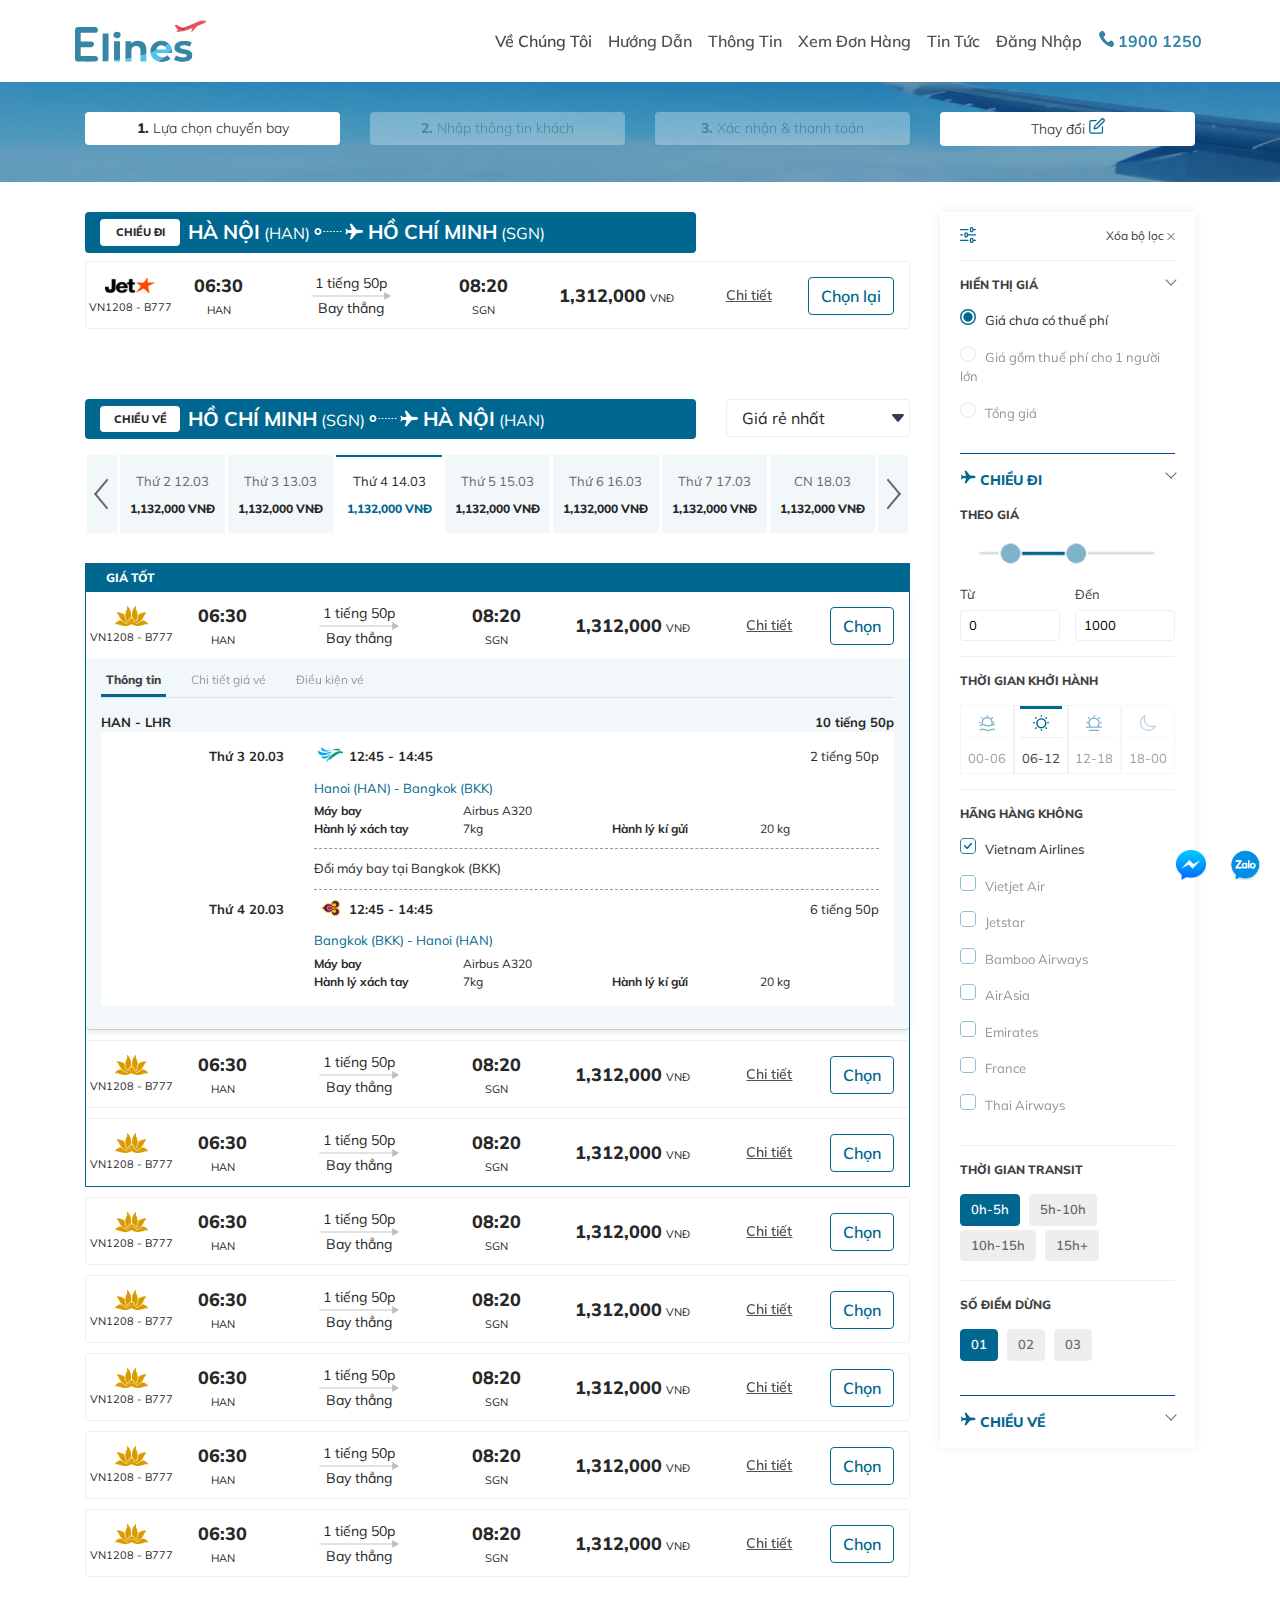
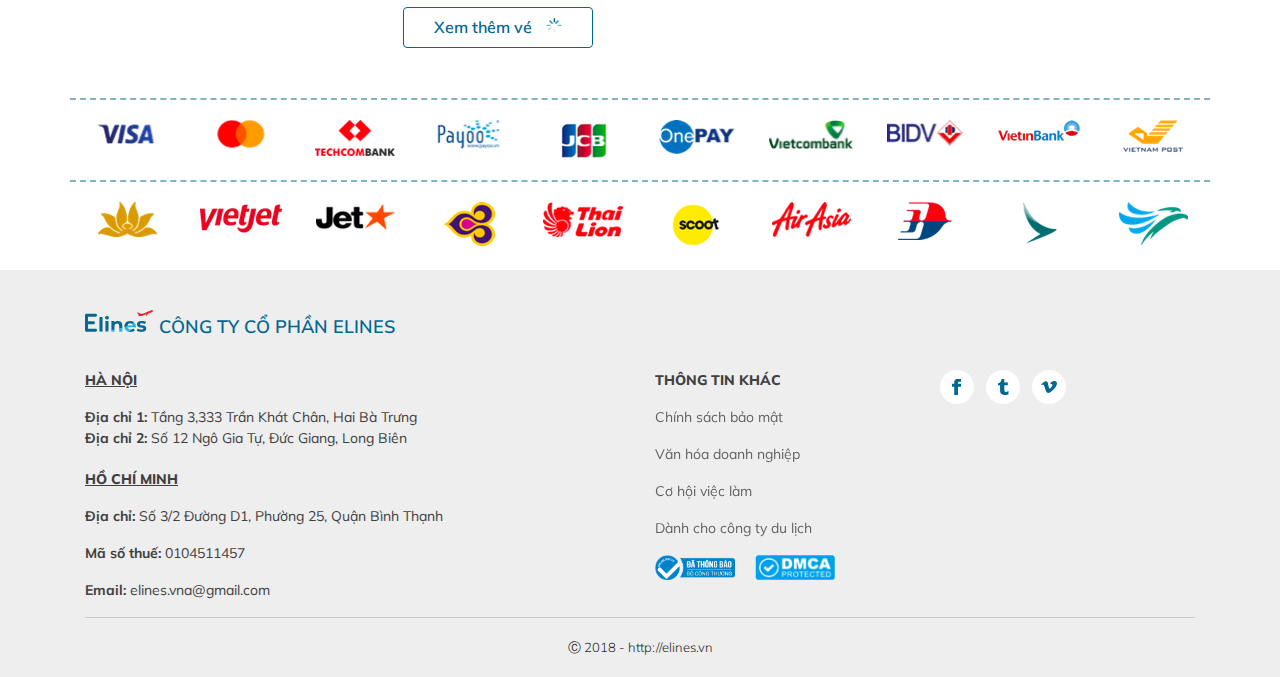
<file: step-select-flight__inland.html>
<!DOCTYPE html>
<html lang="en">
<head>
  <meta http-equiv="Content-Type" content="text/html; charset=utf-8" />
<meta http-equiv="X-UA-Compatible" content="IE=edge">
<meta name="viewport" content="width=device-width, initial-scale=1">
<link rel="icon" href="/static/ico.png">
<title>Elines</title>	
<link href="./2.css" rel="stylesheet"></head>

<body>
    <div class="container">
    <nav class="row navbar navbar-expand-lg navbar-light el-navbar">
    <a class="navbar-brand" href="/">
        <img src="/static/Group 35.svg" class="logo"></a>
    </a>
    <button class="navbar-toggler" type="button" data-toggle="collapse" data-target="#navbarSupportedContent" aria-controls="navbarSupportedContent" aria-expanded="false" aria-label="Toggle navigation">
    <span class="navbar-toggler-icon"></span>
    </button>

    <div class="collapse navbar-collapse" id="navbarSupportedContent">
    <ul class="navbar-nav ml-auto">
        <li class="nav-item active">
            <a class="nav-link" href="#">
                Về Chúng Tôi 
                <span class="sr-only">(current)</span>
            </a>
        </li>
        <li class="nav-item">
            <a class="nav-link" href="#">Hướng Dẫn</a>
        </li>
        <li class="nav-item">
            <a class="nav-link" href="#">Thông Tin</a>
        </li>
        <li class="nav-item">
            <a class="nav-link" href="#">Xem Đơn Hàng</a>
        </li>
        <li class="nav-item">
            <a class="nav-link" href="#">Tin Tức</a>
        </li>
        <li class="nav-item">
            <a class="nav-link" href="#">Đăng Nhập</a>
        </li>
        <li class="nav-item hot-line">
            <a class="nav-link" href="tel:19001250">
                <i class="el-icon el-icon--phone"></i>
                1900 1250
            </a>
        </li>
    </ul>
    </div>
    </nav>
</div>
  <div class="step__hero ">
    <div class="container">
        <div class="row">
            <div class="col-12 col-md-3">
                <div class="step__indicator step__indicator--active">
                    <b class="step--bold">1. </b>
                    Lựa chọn chuyến bay
                </div>
            </div>
            <div class="col-12 col-md-3">
                <div class="step__indicator">
                    <b class="step--bold">2. </b>
                    Nhập thông tin khách
                </div>
            </div>
            <div class="col-12 col-md-3">
                <div class="step__indicator">
                    <b class="step--bold">3. </b>
                    Xác nhận & thanh toán
                </div>
            </div>
            <div class="col-12 col-md-3">
                <div class="step__indicator step__indicator--active">
                    Thay đổi
                    <i class="el-icon el-icon--edit"></i>
                </div>
            </div>
        </div>
    </div>
    
    
</div>
  <section class="container step__body">
        <div class="row">
            <div class="col-md-8 col-lg-9">
                <div class="mb-2">
    <div class="row">
        <div class="col-lg-9">
            <div class="ticket-list__header">
                <span class="label">
                    CHIỀU ĐI
                </span>
                <span>
                    <span class="d-inline-block">
                        <b>HÀ NỘI</b> (HAN)
                    </span>
                    <i class="el-icon el-icon--flight-to"></i>
                    <span class="d-inline-block">
                        <b>HỒ CHÍ MINH</b> (SGN)
                    </span>
                </span>
            </div>
        </div>
    </div>
</div>

<div class="ticket-list">
    <div class="ticket-list__item">
        <div class="ticket align-items-center row no-gutters mb-2">
    <div class="col text-center order-1 order-lg-none">
        <img src="/static/8.png" class="ticket__logo">
        <div class="ticket__code">
            <small>VN1208 - B777</small>
        </div>
    </div>

    <div class="col text-center">
        <div class="ticket__time">
            <b>06:30</b>
        </div>
        <div>
            <small>HAN</small>
        </div>
    </div>

    <div class="col flex-grow-2 ">
        <div class="ticket__period el-icon--long-arrow text-center">
            <div class="mb-1">
                1 tiếng 50p
            </div>		
            <div>
                Bay thẳng
            </div>
        </div>
    </div>

    <div class="col text-center">
        <div class="ticket__time">
            <b>08:20</b>
        </div>
        <div>
            <small>SGN</small>
        </div>
    </div>

    <div class="col flex-grow-2 text-center order-2 order-lg-none">
        <div class="ticket__price">
            <b>1,312,000</b> 
            <small>VNĐ</small>
        </div>
    </div>

    <div class="col text-center order-3 order-lg-none">
        <a href="#" class="ticket__detail">Chi tiết</a>
    </div>

    <div class="col-12 col-lg order-5 order-lg-none">
        <div class="ticket__content-container">
            <button class="btn btn-block el-button no-wrap">
                Chọn lại
            </button>
        </div>
    </div>

    <div class="col-12 d-block d-lg-none">
    </div>
</div>
    </div>
</div>

<div class="ticket-list__delimiter"></div>
                <div class="mb-2">
    <div class="row">
        <div class="col-lg-9 col-sm-12 mb-2 ">
            <div class="ticket-list__header">
                <span class="label">
                    CHIỀU VỀ
                </span>
                <span>
                    <span class="d-inline-block">
                        <b>HỒ CHÍ MINH</b> (SGN)
                    </span>
                    <i class="el-icon el-icon--flight-to"></i>
                    <span class="d-inline-block">
                        <b>HÀ NỘI</b> (HAN)
                    </span>
                </span>
            </div>
        </div>
        <div class="col-lg-3 col-sm-12 ml-auto">
            <div class="el-select mb-2">
                <div class="el-select__value">
                    Giá rẻ nhất
                </div>
                <i class="el-icon el-icon--down"></i>
            </div>
        </div>
    </div>
</div>

<div class="date-switch">
    <div class="row no-gutters">
        <div class="col flex-grow-0">
            <div class="date-switch__prev"></div>
        </div>
        <div class="col d-none d-md-block">
            <div class="date-switch__block">
                <div class="date-switch__date">
                    Thứ 2  12.03
                </div>
                <div class="date-switch__price">
                    1,132,000 VNĐ
                </div>
            </div>
        </div>
        <div class="col">
            <div class="date-switch__block">
                <div class="date-switch__date">
                    Thứ 3  13.03
                </div>
                <div class="date-switch__price">
                    1,132,000 VNĐ
                </div>
            </div>
        </div>
        <div class="col">
            <div class="date-switch__block date-switch__block--active">
                <div class="date-switch__date">
                    Thứ 4  14.03
                </div>
                <div class="date-switch__price">
                    1,132,000 VNĐ
                </div>
            </div>
        </div>
        <div class="col">
            <div class="date-switch__block">
                <div class="date-switch__date">
                    Thứ 5  15.03
                </div>
                <div class="date-switch__price">
                    1,132,000 VNĐ
                </div>
            </div>
        </div>
        <div class="col d-none d-md-block">
            <div class="date-switch__block">
                <div class="date-switch__date">
                    Thứ 6  16.03
                </div>
                <div class="date-switch__price">
                    1,132,000 VNĐ
                </div>
            </div>
        </div>
        <div class="col d-none d-lg-block">
            <div class="date-switch__block">
                <div class="date-switch__date">
                    Thứ 7  17.03
                </div>
                <div class="date-switch__price">
                    1,132,000 VNĐ
                </div>
            </div>
        </div>
        <div class="col d-none d-lg-block">
            <div class="date-switch__block">
                <div class="date-switch__date">
                    CN  18.03
                </div>
                <div class="date-switch__price">
                    1,132,000 VNĐ
                </div>
            </div>
        </div>
        <div class="col flex-grow-0">
            <div class="date-switch__next"></div>
        </div>
    </div>
</div>

<div class="ticket-list ticket-list--best-deal">
    <legend> Giá tốt</legend>
    <div class="ticket-list__item ticket-list__item--active">
        <div class="ticket align-items-center row no-gutters mb-2">
    <div class="col text-center order-1 order-lg-none">
        <img src="/static/9.png" class="ticket__logo">
        <div class="ticket__code">
            <small>VN1208 - B777</small>
        </div>
    </div>

    <div class="col text-center">
        <div class="ticket__time">
            <b>06:30</b>
        </div>
        <div>
            <small>HAN</small>
        </div>
    </div>

    <div class="col flex-grow-2 ">
        <div class="ticket__period el-icon--long-arrow text-center">
            <div class="mb-1">
                1 tiếng 50p
            </div>		
            <div>
                Bay thẳng
            </div>
        </div>
    </div>

    <div class="col text-center">
        <div class="ticket__time">
            <b>08:20</b>
        </div>
        <div>
            <small>SGN</small>
        </div>
    </div>

    <div class="col flex-grow-2 text-center order-2 order-lg-none">
        <div class="ticket__price">
            <b>1,312,000</b> 
            <small>VNĐ</small>
        </div>
    </div>

    <div class="col text-center order-3 order-lg-none">
        <a href="#" data-target=".ticket__details-container" class="ticket__detail" data-toggle="collapse" aria-expanded="false">Chi tiết</a>
    </div>

    <div class="col-12 col-lg order-5 order-lg-none">
        <div class="ticket__content-container">
            <button class="btn btn-block el-button no-wrap">
                Chọn
            </button>
        </div>
    </div>

    <div class="col-12 d-block d-lg-none">
    </div>
</div>
        <div class="ticket__details-container collapse show" >
            <div class="ticket-details">
    <ul class="nav nav-tabs">
        <li>
            <a class="active" data-toggle="tab" href="#info">
                Thông tin
            </a>
        </li>

        <li>
            <a class="active2" data-toggle="tab" href="#detail">
                Chi tiết giá vé
            </a>
        </li>

        <li>
            <a class="active3" data-toggle="tab" href="#condition">
                Điều kiện vé
            </a>
        </li>

    </ul>

    <div class="tab-content">
        <div id="info" class="tab-pane active">
            <div class="d-flex">
    <b> HAN - LHR </b>
    <b class="ml-auto">10 tiếng 50p</b>
</div>
<div class="ticket-details__detail">
    <div class="row">
        <div class="col-sm-3 text-sm-right mb-1">
            <b>Thứ 3  20.03</b>
        </div>
        <div class="col">
            <img src="/static/2.png" class="ticket-details__logo">
            <b>12:45 - 14:45</b>
        </div>
        <div class="col text-right flex-grow-0">
            2 tiếng 50p
        </div>
        <div class="col-sm-9 ml-sm-auto mt-2 ">
            <div class="el-text">
                Hanoi (HAN) - Bangkok (BKK)
            </div>
            <div class="row small mt-1">
                <div class="col-6 col-lg-3">
                    <b>Máy bay</b>
                </div>
                <div class="col-6 col-lg-3">
                    Airbus A320
                </div>
            </div>
            <div class="row small">
                <div class="col-6 col-lg-3">
                    <b>Hành lý xách tay</b>
                </div>
                <div class="col-6 col-lg-3">
                    7kg
                </div>
                <div class="col-6 col-lg-3">
                    <b>Hành lý kí gửi</b>
                </div>
                <div class="col-6 col-lg-3">
                    20 kg
                </div>
            </div>
        </div>
    </div>

    <div class="row">
        <div class="col-sm-9 ml-auto">
            <div class="ticket-details__line"></div>
            Đổi máy bay tại Bangkok (BKK)
            <div class="ticket-details__line"></div>
        </div>
    </div>

    <div class="row">
        <div class="col-sm-3 text-sm-right mb-1">
            <b>Thứ 4  20.03</b>
        </div>
        <div class="col">
            <img src="/static/1.png" class="ticket-details__logo">
            <b>12:45 - 14:45</b>
        </div>
        <div class="col text-right flex-grow-0">
            6 tiếng 50p
        </div>
        <div class="col-sm-9 ml-sm-auto mt-2">
            <div class="el-text">
                Bangkok (BKK) - Hanoi (HAN)
            </div>
            <div class="row small mt-1">
                <div class="col-6 col-lg-3">
                    <b>Máy bay</b>
                </div>
                <div class="col-6 col-lg-3">
                    Airbus A320
                </div>
            </div>
            <div class="row small">
                <div class="col-6 col-lg-3">
                    <b>Hành lý xách tay</b>
                </div>
                <div class="col-6 col-lg-3">
                    7kg
                </div>
                <div class="col-6 col-lg-3">
                    <b>Hành lý kí gửi</b>
                </div>
                <div class="col-6 col-lg-3">
                    20 kg
                </div>
            </div>
        </div>
    </div>

</div>

        </div>
        <div id="detail" class="tab-pane fade">
            <div class="d-flex">
    <b> TỔNG GIÁ VÉ </b> 
    <b class="ml-auto">15,650,000 VND</b>
</div>

<div class="ticket-details__detail ">
    <div class="d-none d-lg-block ">
        <div class="row font-weight-bold">
            <div class="col-2">
                Hành khách
            </div>
            <div class="col-1 text-center">
                Số lượng
            </div>
            <div class="col-3 text-center">
                Giá mỗi vé
            </div>
            <div class="col-3 text-center">
                Thuế & phí
            </div>
            <div class="col-3 text-right">
                Tổng giá
            </div>
        </div>
        <div class="col-12 ticket-details__line"></div>

        <div class="row">
            <div class="col-2">
                Người lớn
            </div>
            <div class="col-1 text-center">
                02
            </div>
            <div class="col-3 text-center">
                865,000 VND
            </div>
            <div class="col-3 text-center">
                323,000 VND
            </div>
            <div class="col-3 text-right">
                1,312,000 VND
            </div>
        </div>
        <div class="ticket-details__line"></div>
        <div class="row">
            <div class="col-2">
                Em bé
            </div>
            <div class="col-1 text-center">
                01
            </div>
            <div class="col-3 text-center">
                305,000 VND	
            </div>
            <div class="col-3 text-center">
                123,000 VND
            </div>
            <div class="col-3 text-right">
                412,000 VND
            </div>
        </div>
    </div>

    <div class="d-block d-lg-none">
        <div class="row">
            <div class="col-4">
                <b>Hành khách</b>
            </div>
            <div class="col-8">
                Người lớn | 02
            </div>
            <div class="col-4">
                <b>Giá mỗi vé</b>
            </div>
            <div class="col-8">
                865,000 VND
            </div>
            <div class="col-4">
                <b>Thuế & phí</b>
            </div>
            <div class="col-8">
                323,000 VND
            </div>
            <div class="col-4">
                <b>Tổng giá</b>
            </div>
            <div class="col-8 text-right">
                <b>1,312,000 VND</b>
            </div>
        </div>
        <div class="ticket-details__line"></div>
        <div class="row">
            <div class="col-4">
                <b>Hành khách</b>
            </div>
            <div class="col-8">
                Trẻ em | 01
            </div>
            <div class="col-4">
                <b>Giá mỗi vé</b>
            </div>
            <div class="col-8">
                865,000 VND
            </div>
            <div class="col-4">
                <b>Thuế & phí</b>
            </div>
            <div class="col-8">
                323,000 VND
            </div>
            <div class="col-4">
                <b>Tổng giá</b>
            </div>
            <div class="col-8 text-right">
                <b>1,312,000 VND</b>
            </div>
        </div>
    </div>
</div>

        </div>
        <div id="condition" class="tab-pane fade">
            <div >

    <p><b>Hoàn vé : </b>Không được phép.</p>

    <p><b>Thay đổi ngày, giờ bay : </b>Được phép, thu phí <b>360,000vnđ</b> và chênh lệch giá vé (nếu có).</p>

    <p><b>Thay đổi hành trình : </b>Không được phép.</p>

    <p><b>Thay đổi tên hành khách : </b>Được phép cho toàn hành trình, thu phí <b>360,000vnđ</b> và chênh lệch giá vé (nếu có).</p>

    <p><b>Điều kiện thay đổi : </b>Trước giờ khởi hành <b>3 tiếng.</b></p>

</div>

        </div>
    </div>
</div>
        </div>
    </div>
    <div class="ticket-list__item ">
        <div class="ticket align-items-center row no-gutters mb-2">
    <div class="col text-center order-1 order-lg-none">
        <img src="/static/9.png" class="ticket__logo">
        <div class="ticket__code">
            <small>VN1208 - B777</small>
        </div>
    </div>

    <div class="col text-center">
        <div class="ticket__time">
            <b>06:30</b>
        </div>
        <div>
            <small>HAN</small>
        </div>
    </div>

    <div class="col flex-grow-2 ">
        <div class="ticket__period el-icon--long-arrow text-center">
            <div class="mb-1">
                1 tiếng 50p
            </div>		
            <div>
                Bay thẳng
            </div>
        </div>
    </div>

    <div class="col text-center">
        <div class="ticket__time">
            <b>08:20</b>
        </div>
        <div>
            <small>SGN</small>
        </div>
    </div>

    <div class="col flex-grow-2 text-center order-2 order-lg-none">
        <div class="ticket__price">
            <b>1,312,000</b> 
            <small>VNĐ</small>
        </div>
    </div>

    <div class="col text-center order-3 order-lg-none">
        <a href="#" data-target=".ticket__details-container" class="ticket__detail" data-toggle="collapse" aria-expanded="false">Chi tiết</a>
    </div>

    <div class="col-12 col-lg order-5 order-lg-none">
        <div class="ticket__content-container">
            <button class="btn btn-block el-button no-wrap">
                Chọn
            </button>
        </div>
    </div>

    <div class="col-12 d-block d-lg-none">
    </div>
</div>
    </div>
    <div class="ticket-list__item">
        <div class="ticket align-items-center row no-gutters mb-2">
    <div class="col text-center order-1 order-lg-none">
        <img src="/static/9.png" class="ticket__logo">
        <div class="ticket__code">
            <small>VN1208 - B777</small>
        </div>
    </div>

    <div class="col text-center">
        <div class="ticket__time">
            <b>06:30</b>
        </div>
        <div>
            <small>HAN</small>
        </div>
    </div>

    <div class="col flex-grow-2 ">
        <div class="ticket__period el-icon--long-arrow text-center">
            <div class="mb-1">
                1 tiếng 50p
            </div>		
            <div>
                Bay thẳng
            </div>
        </div>
    </div>

    <div class="col text-center">
        <div class="ticket__time">
            <b>08:20</b>
        </div>
        <div>
            <small>SGN</small>
        </div>
    </div>

    <div class="col flex-grow-2 text-center order-2 order-lg-none">
        <div class="ticket__price">
            <b>1,312,000</b> 
            <small>VNĐ</small>
        </div>
    </div>

    <div class="col text-center order-3 order-lg-none">
        <a href="#" data-target=".ticket__details-container" class="ticket__detail" data-toggle="collapse" aria-expanded="false">Chi tiết</a>
    </div>

    <div class="col-12 col-lg order-5 order-lg-none">
        <div class="ticket__content-container">
            <button class="btn btn-block el-button no-wrap">
                Chọn
            </button>
        </div>
    </div>

    <div class="col-12 d-block d-lg-none">
    </div>
</div>
    </div>
</div>

<div class="ticket-list">
    <div class="ticket-list__item">
        <div class="ticket align-items-center row no-gutters mb-2">
    <div class="col text-center order-1 order-lg-none">
        <img src="/static/9.png" class="ticket__logo">
        <div class="ticket__code">
            <small>VN1208 - B777</small>
        </div>
    </div>

    <div class="col text-center">
        <div class="ticket__time">
            <b>06:30</b>
        </div>
        <div>
            <small>HAN</small>
        </div>
    </div>

    <div class="col flex-grow-2 ">
        <div class="ticket__period el-icon--long-arrow text-center">
            <div class="mb-1">
                1 tiếng 50p
            </div>		
            <div>
                Bay thẳng
            </div>
        </div>
    </div>

    <div class="col text-center">
        <div class="ticket__time">
            <b>08:20</b>
        </div>
        <div>
            <small>SGN</small>
        </div>
    </div>

    <div class="col flex-grow-2 text-center order-2 order-lg-none">
        <div class="ticket__price">
            <b>1,312,000</b> 
            <small>VNĐ</small>
        </div>
    </div>

    <div class="col text-center order-3 order-lg-none">
        <a href="#" data-target=".ticket__details-container" class="ticket__detail" data-toggle="collapse" aria-expanded="false">Chi tiết</a>
    </div>

    <div class="col-12 col-lg order-5 order-lg-none">
        <div class="ticket__content-container">
            <button class="btn btn-block el-button no-wrap">
                Chọn
            </button>
        </div>
    </div>

    <div class="col-12 d-block d-lg-none">
    </div>
</div>
    </div>
    <div class="ticket-list__item">
        <div class="ticket align-items-center row no-gutters mb-2">
    <div class="col text-center order-1 order-lg-none">
        <img src="/static/9.png" class="ticket__logo">
        <div class="ticket__code">
            <small>VN1208 - B777</small>
        </div>
    </div>

    <div class="col text-center">
        <div class="ticket__time">
            <b>06:30</b>
        </div>
        <div>
            <small>HAN</small>
        </div>
    </div>

    <div class="col flex-grow-2 ">
        <div class="ticket__period el-icon--long-arrow text-center">
            <div class="mb-1">
                1 tiếng 50p
            </div>		
            <div>
                Bay thẳng
            </div>
        </div>
    </div>

    <div class="col text-center">
        <div class="ticket__time">
            <b>08:20</b>
        </div>
        <div>
            <small>SGN</small>
        </div>
    </div>

    <div class="col flex-grow-2 text-center order-2 order-lg-none">
        <div class="ticket__price">
            <b>1,312,000</b> 
            <small>VNĐ</small>
        </div>
    </div>

    <div class="col text-center order-3 order-lg-none">
        <a href="#" data-target=".ticket__details-container" class="ticket__detail" data-toggle="collapse" aria-expanded="false">Chi tiết</a>
    </div>

    <div class="col-12 col-lg order-5 order-lg-none">
        <div class="ticket__content-container">
            <button class="btn btn-block el-button no-wrap">
                Chọn
            </button>
        </div>
    </div>

    <div class="col-12 d-block d-lg-none">
    </div>
</div>
    </div>
    <div class="ticket-list__item">
        <div class="ticket align-items-center row no-gutters mb-2">
    <div class="col text-center order-1 order-lg-none">
        <img src="/static/9.png" class="ticket__logo">
        <div class="ticket__code">
            <small>VN1208 - B777</small>
        </div>
    </div>

    <div class="col text-center">
        <div class="ticket__time">
            <b>06:30</b>
        </div>
        <div>
            <small>HAN</small>
        </div>
    </div>

    <div class="col flex-grow-2 ">
        <div class="ticket__period el-icon--long-arrow text-center">
            <div class="mb-1">
                1 tiếng 50p
            </div>		
            <div>
                Bay thẳng
            </div>
        </div>
    </div>

    <div class="col text-center">
        <div class="ticket__time">
            <b>08:20</b>
        </div>
        <div>
            <small>SGN</small>
        </div>
    </div>

    <div class="col flex-grow-2 text-center order-2 order-lg-none">
        <div class="ticket__price">
            <b>1,312,000</b> 
            <small>VNĐ</small>
        </div>
    </div>

    <div class="col text-center order-3 order-lg-none">
        <a href="#" data-target=".ticket__details-container" class="ticket__detail" data-toggle="collapse" aria-expanded="false">Chi tiết</a>
    </div>

    <div class="col-12 col-lg order-5 order-lg-none">
        <div class="ticket__content-container">
            <button class="btn btn-block el-button no-wrap">
                Chọn
            </button>
        </div>
    </div>

    <div class="col-12 d-block d-lg-none">
    </div>
</div>
    </div>
    <div class="ticket-list__item">
        <div class="ticket align-items-center row no-gutters mb-2">
    <div class="col text-center order-1 order-lg-none">
        <img src="/static/9.png" class="ticket__logo">
        <div class="ticket__code">
            <small>VN1208 - B777</small>
        </div>
    </div>

    <div class="col text-center">
        <div class="ticket__time">
            <b>06:30</b>
        </div>
        <div>
            <small>HAN</small>
        </div>
    </div>

    <div class="col flex-grow-2 ">
        <div class="ticket__period el-icon--long-arrow text-center">
            <div class="mb-1">
                1 tiếng 50p
            </div>		
            <div>
                Bay thẳng
            </div>
        </div>
    </div>

    <div class="col text-center">
        <div class="ticket__time">
            <b>08:20</b>
        </div>
        <div>
            <small>SGN</small>
        </div>
    </div>

    <div class="col flex-grow-2 text-center order-2 order-lg-none">
        <div class="ticket__price">
            <b>1,312,000</b> 
            <small>VNĐ</small>
        </div>
    </div>

    <div class="col text-center order-3 order-lg-none">
        <a href="#" data-target=".ticket__details-container" class="ticket__detail" data-toggle="collapse" aria-expanded="false">Chi tiết</a>
    </div>

    <div class="col-12 col-lg order-5 order-lg-none">
        <div class="ticket__content-container">
            <button class="btn btn-block el-button no-wrap">
                Chọn
            </button>
        </div>
    </div>

    <div class="col-12 d-block d-lg-none">
    </div>
</div>
    </div>
    <div class="ticket-list__item">
        <div class="ticket align-items-center row no-gutters mb-2">
    <div class="col text-center order-1 order-lg-none">
        <img src="/static/9.png" class="ticket__logo">
        <div class="ticket__code">
            <small>VN1208 - B777</small>
        </div>
    </div>

    <div class="col text-center">
        <div class="ticket__time">
            <b>06:30</b>
        </div>
        <div>
            <small>HAN</small>
        </div>
    </div>

    <div class="col flex-grow-2 ">
        <div class="ticket__period el-icon--long-arrow text-center">
            <div class="mb-1">
                1 tiếng 50p
            </div>		
            <div>
                Bay thẳng
            </div>
        </div>
    </div>

    <div class="col text-center">
        <div class="ticket__time">
            <b>08:20</b>
        </div>
        <div>
            <small>SGN</small>
        </div>
    </div>

    <div class="col flex-grow-2 text-center order-2 order-lg-none">
        <div class="ticket__price">
            <b>1,312,000</b> 
            <small>VNĐ</small>
        </div>
    </div>

    <div class="col text-center order-3 order-lg-none">
        <a href="#" data-target=".ticket__details-container" class="ticket__detail" data-toggle="collapse" aria-expanded="false">Chi tiết</a>
    </div>

    <div class="col-12 col-lg order-5 order-lg-none">
        <div class="ticket__content-container">
            <button class="btn btn-block el-button no-wrap">
                Chọn
            </button>
        </div>
    </div>

    <div class="col-12 d-block d-lg-none">
    </div>
</div>
    </div>
</div>

<div class="ticket-list__view-more">
    <button class="btn el-button" data-toggle="modal" data-target="#ticket-confirm-modal">
        Xem thêm vé
        <i class="el-icon el-icon--loading"></i>
    </button>
</div>

<div class="modal fade ticket-modal ticket-confirm" id="ticket-confirm-modal">
  <div class="modal-dialog modal-xl">
    <div class="modal-content">
    
      <div class="modal-header">
        <h4 class="modal-title">Thông tin chuyến bay</h4>
      </div>
      
      <div class="modal-body container">
        <div class="ticket-confirm__header">
                    <b>Chiều đi</b>
                    Thứ năm, 20 tháng 03 năm 2019
                </div>
        <div class="ticket-confirm__content">
    <div class="row">
        <div class="col-12 col-lg ">
            <div class="d-block d-lg-inline-block mb-2 text-center">
                <img src="/static/9.png" class="ticket-confirm__logo">
                <div class="d-inline-block">VJ177 - B777</div>
            </div>
        </div>
        <div class="col-12 col-sm-4 col-lg ">
            <div class="row">
                <div class="col-5 col-sm-12">
                    <b>06:30</b>
                </div>
                <div class="col-7 col-sm-12">
                    Hà nội (HAN)
                </div>
            </div>
        </div>
        <div class="col-12 col-sm-4 col-lg ">
            <div class="row">
                <div class="col-5 col-sm-12">
                    <b>08:20</b>
                </div>
                <div class="col-7 col-sm-12">
                    Hồ Chí Minh (SGN)
                </div>
            </div>
        </div>
        <div class="col-12 col-sm-4 col-lg ">
            <div class="row">
                <div class="col-5 col-sm-12">
                    <b>1 tiếng 50p</b>
                </div>
                <div class="col-7 col-sm-12">
                    Bay thẳng
                </div>
            </div>
        </div>
        <div class="flex-grow-0 col-12 col-lg d-flex align-items-center">
            <button class="btn el-button" ata-dismiss="modal">Thay đổi</button>
        </div>
    </div>
</div>
        <div class="ticket-confirm__delimiter"></div>
        <div class="ticket-confirm__header">
                    <b>Chiều về</b>
                    Thứ bảy, 27 tháng 03 năm 2019
                </div>
        <div class="ticket-confirm__content">
    <div class="row">
        <div class="col-12 col-lg ">
            <div class="d-block d-lg-inline-block mb-2 text-center">
                <img src="/static/9.png" class="ticket-confirm__logo">
                <div class="d-inline-block">VJ177 - B777</div>
            </div>
        </div>
        <div class="col-12 col-sm-4 col-lg ">
            <div class="row">
                <div class="col-5 col-sm-12">
                    <b>06:30</b>
                </div>
                <div class="col-7 col-sm-12">
                    Hà nội (HAN)
                </div>
            </div>
        </div>
        <div class="col-12 col-sm-4 col-lg ">
            <div class="row">
                <div class="col-5 col-sm-12">
                    <b>08:20</b>
                </div>
                <div class="col-7 col-sm-12">
                    Hồ Chí Minh (SGN)
                </div>
            </div>
        </div>
        <div class="col-12 col-sm-4 col-lg ">
            <div class="row">
                <div class="col-5 col-sm-12">
                    <b>1 tiếng 50p</b>
                </div>
                <div class="col-7 col-sm-12">
                    Bay thẳng
                </div>
            </div>
        </div>
        <div class="flex-grow-0 col-12 col-lg d-flex align-items-center">
            <button class="btn el-button" ata-dismiss="modal">Thay đổi</button>
        </div>
    </div>
</div>
      </div>
      
      <div class="modal-footer container">
        <div class="row">
            <div class="col">
                <div class="el-text no-wrap">
                    2,062,000 VND / khách
                </div>
                <small class="mb-1">
                    đã bao gồm thuế phí
                </small>
            </div>
            <div class="col ml-auto text-lg-right">
                <b class="el-text no-wrap">
                    Tổng cộng: 4,567,000 VND
                </b>
                <small class="mb-1">
                    đã bao gồm thuế phí
                </small>
            </div>
            <div class="flex-grow-0 col-12 col-lg d-flex align-items-center">
                         <button type="button" class="btn el-button el-button--primary" data-dismiss="modal">Đặt vé</button>
                    </div>
        </div>
      </div>
    </div>
  </div>
</div>
            </div>
            <div class="col-md-4 col-lg-3">
                <section class="ticket-filter">
    <div class="ticket-filter__block">
        <div class="ticket-filter__block-header">
            <i class="el-icon el-icon--settings"></i>
            <span class="ml-auto">
                Xóa bộ lọc
                <i class="el-icon el-icon--close"></i>
            </span>
        </div>
    </div>

    <div class="ticket-filter__block">
    <div class="ticket-filter__block-header" data-toggle="collapse" data-target="#price-options" aria-expanded="true">
        <span class="bold">
            Hiển thị giá
        </span>
        <i class="ml-auto el-icon el-icon--arrow-down"></i>
    </div>
    <div class="ticket-filter__block-content collapse show" id="price-options">
        <label class="ticket-filter__option radiobox">
            <input type="radio" class="radiobox__input" checked="checked"  name="price-options"/>
            <span class="radiobox__label">
                Giá chưa có thuế phí
            </span>
        </label>

        <label class="ticket-filter__option radiobox">
            <input type="radio" class="radiobox__input" name="price-options" />
            <span class="radiobox__label">
                Giá gồm thuế phí cho 1 người lớn
            </span>
        </label>

        <label class="ticket-filter__option radiobox">
            <input type="radio" class="radiobox__input" name="price-options"/>
            <span class="radiobox__label">
                Tổng giá
            </span>
        </label>
    </div>
</div>	

    <div id="ticket-filter-group">
        <div class="ticket-filter__block ticket-filter__block--group">
            <div class="ticket-filter__block-header" data-toggle="collapse" data-target="#filter-forward" aria-expanded="true">
                <span class="bold group-header">
                    <i class="ml-auto el-icon el-icon--flight"></i>
                CHIỀU ĐI
                </span>
                <i class="ml-auto el-icon el-icon--arrow-down"></i>
            </div>

            <div class="collapse show" id="filter-forward" data-parent="#ticket-filter-group">
                <div class="ticket-filter__block">
    <div class="ticket-filter__block-header" data-toggle="collapse" data-target="#filter-price" aria-expanded="true">
        <span class="bold">
            Theo Giá
        </span>
        <!-- <i class="ml-auto el-icon el-icon--arrow-down"></i> -->
    </div>
    <div class="ticket-filter__block-content collapse show" id="filter-price">
        <img src="/static/range-slider.png" class="ticket-filter__image"/>
        <p></p>
        <div class="row ticket-filter__price">
            <div class="col-6">
                <label for="price-min" class="ticket-filter__price--label">Từ</label>
                <input type="number" id="price-min" class="ticket-filter__price--min" value="0"/>
            </div>
            <div class="col-6">
                <label for="price-max" class="ticket-filter__price--label">Đến</label>
                <input type="number" id="price-max" class="ticket-filter__price--max" value="1000"/>
            </div>
        </div>
    </div>
</div>
                <div class="ticket-filter__block">
    <div class="ticket-filter__block-header" data-toggle="collapse" data-target="#start-time" aria-expanded="true">
        <span class="bold">
            Thời gian khởi hành
        </span>
        <!-- <i class="ml-auto el-icon el-icon--arrow-down"></i> -->
    </div>
    <div class="row no-gutters ticket-filter__block-content collapse show" id="start-time">
        <div class="col-3">
            <div class="ticket-filter__start-time">
                <i class="el-icon el-icon--sun-rise"></i>
                00-06
            </div>
        </div>
        <div class="col-3">
            <div class="ticket-filter__start-time ticket-filter__start-time--active">
                <i class="el-icon el-icon--sun"></i>
                06-12
            </div>
        </div>
        <div class="col-3">
            <div class="ticket-filter__start-time">
                <i class="el-icon el-icon--sun-set"></i>
                12-18
            </div>
        </div>
        <div class="col-3">
            <div class="ticket-filter__start-time">
                <i class="el-icon el-icon--moon"></i>
                18-00
            </div>
        </div>
    </div>
</div>
                <div class="ticket-filter__block">
    <div class="ticket-filter__block-header" data-toggle="collapse" data-target="#filter-brand" aria-expanded="true">
        <span class="bold">
            Hãng hàng không
        </span>
        <!-- <i class="ml-auto el-icon el-icon--arrow-down"></i> -->
    </div>
    <div class="ticket-filter__block-content collapse show" id="filter-brand">
        <label class="ticket-filter__option checkbox">
            <input type="checkbox" class="checkbox__input" checked="checked" />
            <span class="checkbox__label">
                Vietnam Airlines
            </span>
        </label>

        <label class="ticket-filter__option checkbox">
            <input type="checkbox" class="checkbox__input"/>
            <span class="checkbox__label">
                Vietjet Air
            </span>
        </label>

        <label class="ticket-filter__option checkbox">
            <input type="checkbox" class="checkbox__input"/>
            <span class="checkbox__label">
                Jetstar
            </span>
        </label>

        <label class="ticket-filter__option checkbox">
            <input type="checkbox" class="checkbox__input"/>
            <span class="checkbox__label">
                Bamboo Airways
            </span>
        </label>

        <label class="ticket-filter__option checkbox">
            <input type="checkbox" class="checkbox__input"/>
            <span class="checkbox__label">
                AirAsia
            </span>
        </label>

        <label class="ticket-filter__option checkbox">
            <input type="checkbox" class="checkbox__input"/>
            <span class="checkbox__label">
                Emirates
            </span>
        </label>

        <label class="ticket-filter__option checkbox">
            <input type="checkbox" class="checkbox__input"/>
            <span class="checkbox__label">
                France
            </span>
        </label>

        <label class="ticket-filter__option checkbox">
            <input type="checkbox" class="checkbox__input"/>
            <span class="checkbox__label">
                Thai Airways 
            </span>
        </label>
    </div>
</div>
                <div class="ticket-filter__block">
    <div class="ticket-filter__block-header" data-toggle="collapse" data-target="#transit-time" aria-expanded="true">
        <span class="bold">
            Thời gian transit
        </span>
        <!-- <i class="ml-auto el-icon el-icon--arrow-down"></i> -->
    </div>
    <div class="ticket-filter__block-content collapse show" id="transit-time">
        <span class="tag tag--active">
            0h-5h
        </span>
        <span class="tag">
            5h-10h
        </span>
        <span class="tag">
            10h-15h
        </span>
        <span class="tag">
            15h+
        </span>
    </div>
</div>
                <div class="ticket-filter__block">
    <div class="ticket-filter__block-header" data-toggle="collapse" data-target="#stop-point" aria-expanded="true">
        <span class="bold">
            Số điểm dừng
        </span>
        <!-- <i class="ml-auto el-icon el-icon--arrow-down"></i> -->
    </div>
    <div class="ticket-filter__block-content collapse show" id="stop-point">
        <span class="tag tag--active">
            01
        </span>
        <span class="tag">
            02
        </span>
        <span class="tag">
            03
        </span>
    </div>
</div>
            </div>
        </div>
    
        <div class="ticket-filter__block ticket-filter__block--group">
            <div class="ticket-filter__block-header" data-toggle="collapse" data-target="#filter-return" aria-expanded="false">
                <span class="bold group-header">
                    <i class="ml-auto el-icon el-icon--flight"></i>
                CHIỀU VỀ
                </span>
                <i class="ml-auto el-icon el-icon--arrow-down"></i>
            </div>
            <div class="collapse" id="filter-return" data-parent="#ticket-filter-group">
                
                <div class="ticket-filter__block">
    <div class="ticket-filter__block-header" data-toggle="collapse" data-target="#filter-price" aria-expanded="true">
        <span class="bold">
            Theo Giá
        </span>
        <!-- <i class="ml-auto el-icon el-icon--arrow-down"></i> -->
    </div>
    <div class="ticket-filter__block-content collapse show" id="filter-price">
        <img src="/static/range-slider.png" class="ticket-filter__image"/>
        <p></p>
        <div class="row ticket-filter__price">
            <div class="col-6">
                <label for="price-min" class="ticket-filter__price--label">Từ</label>
                <input type="number" id="price-min" class="ticket-filter__price--min" value="0"/>
            </div>
            <div class="col-6">
                <label for="price-max" class="ticket-filter__price--label">Đến</label>
                <input type="number" id="price-max" class="ticket-filter__price--max" value="1000"/>
            </div>
        </div>
    </div>
</div>
                <div class="ticket-filter__block">
    <div class="ticket-filter__block-header" data-toggle="collapse" data-target="#start-time" aria-expanded="true">
        <span class="bold">
            Thời gian khởi hành
        </span>
        <!-- <i class="ml-auto el-icon el-icon--arrow-down"></i> -->
    </div>
    <div class="row no-gutters ticket-filter__block-content collapse show" id="start-time">
        <div class="col-3">
            <div class="ticket-filter__start-time">
                <i class="el-icon el-icon--sun-rise"></i>
                00-06
            </div>
        </div>
        <div class="col-3">
            <div class="ticket-filter__start-time ticket-filter__start-time--active">
                <i class="el-icon el-icon--sun"></i>
                06-12
            </div>
        </div>
        <div class="col-3">
            <div class="ticket-filter__start-time">
                <i class="el-icon el-icon--sun-set"></i>
                12-18
            </div>
        </div>
        <div class="col-3">
            <div class="ticket-filter__start-time">
                <i class="el-icon el-icon--moon"></i>
                18-00
            </div>
        </div>
    </div>
</div>
                <div class="ticket-filter__block">
    <div class="ticket-filter__block-header" data-toggle="collapse" data-target="#filter-brand" aria-expanded="true">
        <span class="bold">
            Hãng hàng không
        </span>
        <!-- <i class="ml-auto el-icon el-icon--arrow-down"></i> -->
    </div>
    <div class="ticket-filter__block-content collapse show" id="filter-brand">
        <label class="ticket-filter__option checkbox">
            <input type="checkbox" class="checkbox__input" checked="checked" />
            <span class="checkbox__label">
                Vietnam Airlines
            </span>
        </label>

        <label class="ticket-filter__option checkbox">
            <input type="checkbox" class="checkbox__input"/>
            <span class="checkbox__label">
                Vietjet Air
            </span>
        </label>

        <label class="ticket-filter__option checkbox">
            <input type="checkbox" class="checkbox__input"/>
            <span class="checkbox__label">
                Jetstar
            </span>
        </label>

        <label class="ticket-filter__option checkbox">
            <input type="checkbox" class="checkbox__input"/>
            <span class="checkbox__label">
                Bamboo Airways
            </span>
        </label>

        <label class="ticket-filter__option checkbox">
            <input type="checkbox" class="checkbox__input"/>
            <span class="checkbox__label">
                AirAsia
            </span>
        </label>

        <label class="ticket-filter__option checkbox">
            <input type="checkbox" class="checkbox__input"/>
            <span class="checkbox__label">
                Emirates
            </span>
        </label>

        <label class="ticket-filter__option checkbox">
            <input type="checkbox" class="checkbox__input"/>
            <span class="checkbox__label">
                France
            </span>
        </label>

        <label class="ticket-filter__option checkbox">
            <input type="checkbox" class="checkbox__input"/>
            <span class="checkbox__label">
                Thai Airways 
            </span>
        </label>
    </div>
</div>
                <div class="ticket-filter__block">
    <div class="ticket-filter__block-header" data-toggle="collapse" data-target="#transit-time" aria-expanded="true">
        <span class="bold">
            Thời gian transit
        </span>
        <!-- <i class="ml-auto el-icon el-icon--arrow-down"></i> -->
    </div>
    <div class="ticket-filter__block-content collapse show" id="transit-time">
        <span class="tag tag--active">
            0h-5h
        </span>
        <span class="tag">
            5h-10h
        </span>
        <span class="tag">
            10h-15h
        </span>
        <span class="tag">
            15h+
        </span>
    </div>
</div>
                <div class="ticket-filter__block">
    <div class="ticket-filter__block-header" data-toggle="collapse" data-target="#stop-point" aria-expanded="true">
        <span class="bold">
            Số điểm dừng
        </span>
        <!-- <i class="ml-auto el-icon el-icon--arrow-down"></i> -->
    </div>
    <div class="ticket-filter__block-content collapse show" id="stop-point">
        <span class="tag tag--active">
            01
        </span>
        <span class="tag">
            02
        </span>
        <span class="tag">
            03
        </span>
    </div>
</div>
            </div>
        </div>
    </div>

</section>
            </div>
        </div>
    </section>
  <section class="partners">
  <div class="container">
    <div class="row partners__delimiter">
      <div class="col-4 col-sm-2 col-lg text-center">
        <img src="/static/payment1.png" class="partners__logo"/>
      </div>
      <div class="col-4 col-sm-2 col-lg text-center">
        <img src="/static/payment2.png" class="partners__logo"/>
      </div>
      <div class="col-4 col-sm-2 col-lg text-center">
        <img src="/static/payment3.png" class="partners__logo"/>
      </div>
      <div class="col-4 col-sm-2 col-lg text-center">
        <img src="/static/payment4.png" class="partners__logo"/>
      </div>
      <div class="col-4 col-sm-2 col-lg text-center">
        <img src="/static/payment5.png" class="partners__logo"/>
      </div>
      <div class="col-4 col-sm-2 col-lg text-center">
        <img src="/static/payment6.png" class="partners__logo"/>
      </div>
      <div class="col-4 col-sm-2 col-lg text-center">
        <img src="/static/payment7.png" class="partners__logo"/>
      </div>
      <div class="col-4 col-sm-2 col-lg text-center">
        <img src="/static/payment8.png" class="partners__logo"/>
      </div>
      <div class="col-4 col-sm-2 col-lg text-center">
        <img src="/static/payment9.png" class="partners__logo"/>
      </div>
      <div class="col-4 col-sm-2 col-lg text-center">
        <img src="/static/payment10.png" class="partners__logo"/>
      </div>
    </div>
    <div class="row partners__delimiter">
      <div class="col-4 col-sm-2 col-lg text-center">
        <img src="/static/9.png" class="partners__logo"/>
      </div>
      <div class="col-4 col-sm-2 col-lg text-center">
        <img src="/static/10.png" class="partners__logo"/>
      </div>
      <div class="col-4 col-sm-2 col-lg text-center">
        <img src="/static/8.png" class="partners__logo"/>
      </div>
      <div class="col-4 col-sm-2 col-lg text-center">
        <img src="/static/1.png" class="partners__logo"/>
      </div>
      <div class="col-4 col-sm-2 col-lg text-center">
        <img src="/static/7.png" class="partners__logo"/>
      </div>
      <div class="col-4 col-sm-2 col-lg text-center">
        <img src="/static/6.png" class="partners__logo"/>
      </div>
      <div class="col-4 col-sm-2 col-lg text-center">
        <img src="/static/5.png" class="partners__logo"/>
      </div>
      <div class="col-4 col-sm-2 col-lg text-center">
        <img src="/static/4.png" class="partners__logo"/>
      </div>
      <div class="col-4 col-sm-2 col-lg text-center">
        <img src="/static/3.png" class="partners__logo"/>
      </div>
      <div class="col-4 col-sm-2 col-lg text-center">
        <img src="/static/2.png" class="partners__logo"/>
      </div>
    </div>
  </div>
</section>
  <section class="footer">
    <div class="container">
        <div class="row">
            <div class="col-md-6">
                <div class="footer__brand">
                    <img src="/static/Group 35.svg" class="footer__logo">
                    CÔNG TY CỔ PHẦN ELINES
                </div>
            </div>
      <div class="col-md-3 ml-auto">
        
      </div>
        </div>
        <div class="row">
            <div class="col-md-6">
                <p class="footer__title">
                    <u>Hà Nội</u>
                </p>
                <p>
                    <b>Địa chỉ 1: </b>
                    Tầng 3,333 Trần Khát Chân, Hai Bà Trưng 
                    <br/>
                    <b>Địa chỉ 2: </b>
                    Số 12 Ngô Gia Tự, Đức Giang, Long Biên
                </p>
                <p class="footer__title">
                    <u>Hồ Chí Minh</u>
                </p>
                <p>
                    <b>Địa chỉ: </b>
                    Số 3/2 Đường D1, Phường 25, Quận Bình Thạnh
                </p>
                <p>
                    <b>
                        Mã số thuế:
                    </b>
                    0104511457
                </p>
                <p>
                    <b>
                        Email:
                    </b>
                    elines.vna@gmail.com
                </p>
            </div>
            <div class="col-md-3">
                <p class="footer__title">
                    Thông tin khác
                </p>
                <p>
                    <a href="#">
                        Chính sách bảo mật
                    </a>
                </p>
                <p>
                    <a href="#">
                        Văn hóa doanh nghiệp
                    </a>
                </p>
                <p>
                    <a href="#">
                        Cơ hội việc làm
                    </a>
                </p>
                <p>
                    <a href="#">
                        Dành cho công ty du lịch
                    </a>
                </p>
                <div class="footer__verification">
          <img src="/static/bocongthuong.png" class="mr-3">
          <img src="/static/dmca.png" class="mr-3">
        </div>
            </div>
            <div class="col-md-3">
                <img src="/static/ico fb.svg" class="mr-2 mb-2"/>
        <img src="/static/ico tumblt.svg" class="mr-2 mb-2"/>
        <img src="/static/ico vimeo.svg" class="mr-2 mb-2"/>
      </div>
        </div>
        <div class="footer__copyright text-center">
            Ⓒ 2018 - http://elines.vn
        </div>
    </div>
</section>
  <section class="support">
    <img src="/static/Facebook_Messenger.png"	class="support__icon"/>
    <img src="/static/Zalo.png"	class="support__icon"/>
</section>
<script type="text/javascript" src="./runtime.aa5c91d4046cff05273b.bundle.js"></script><script type="text/javascript" src="./vendors.594510b8979afe9abc97.bundle.js"></script><script type="text/javascript" src="./client.2508cff571b46f03270f.bundle.js"></script><script type="text/javascript" src="./vendor.c9463f8b853c97f2eb1a.bundle.js"></script></body>
</file>
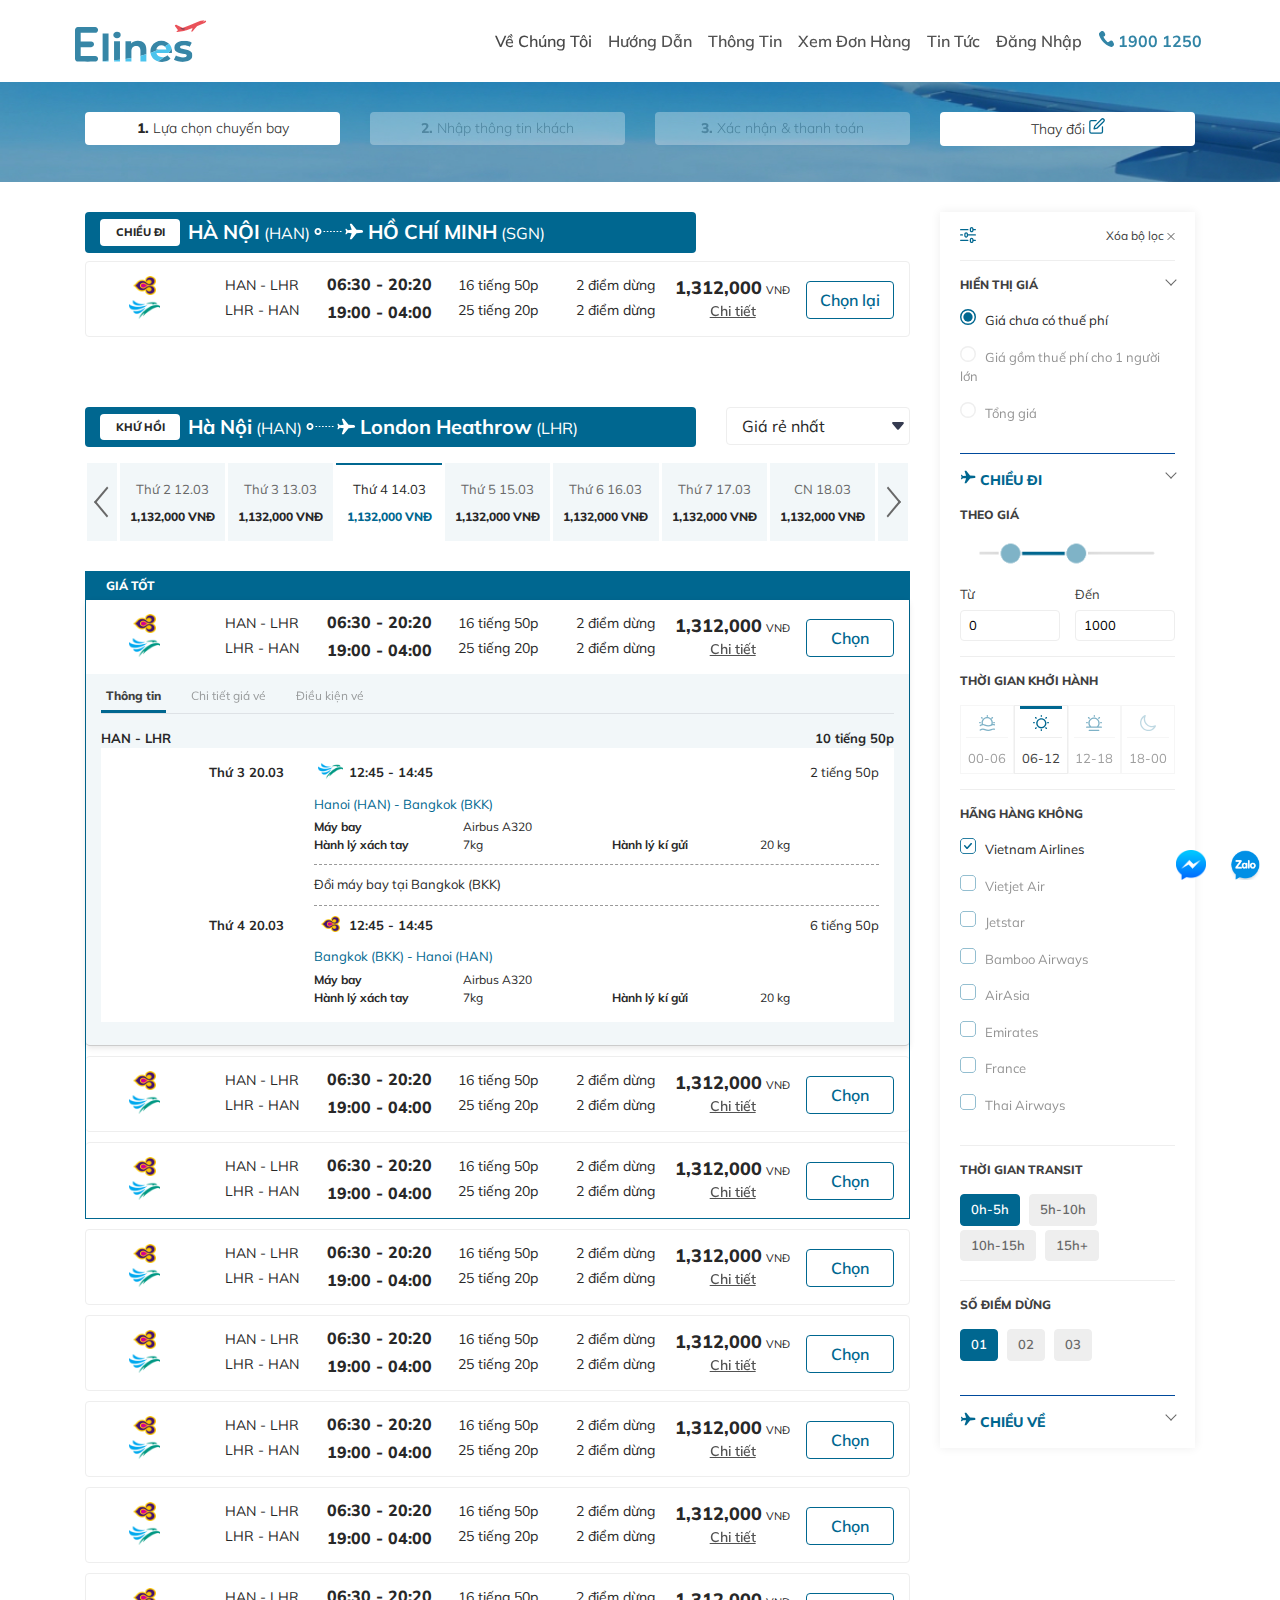
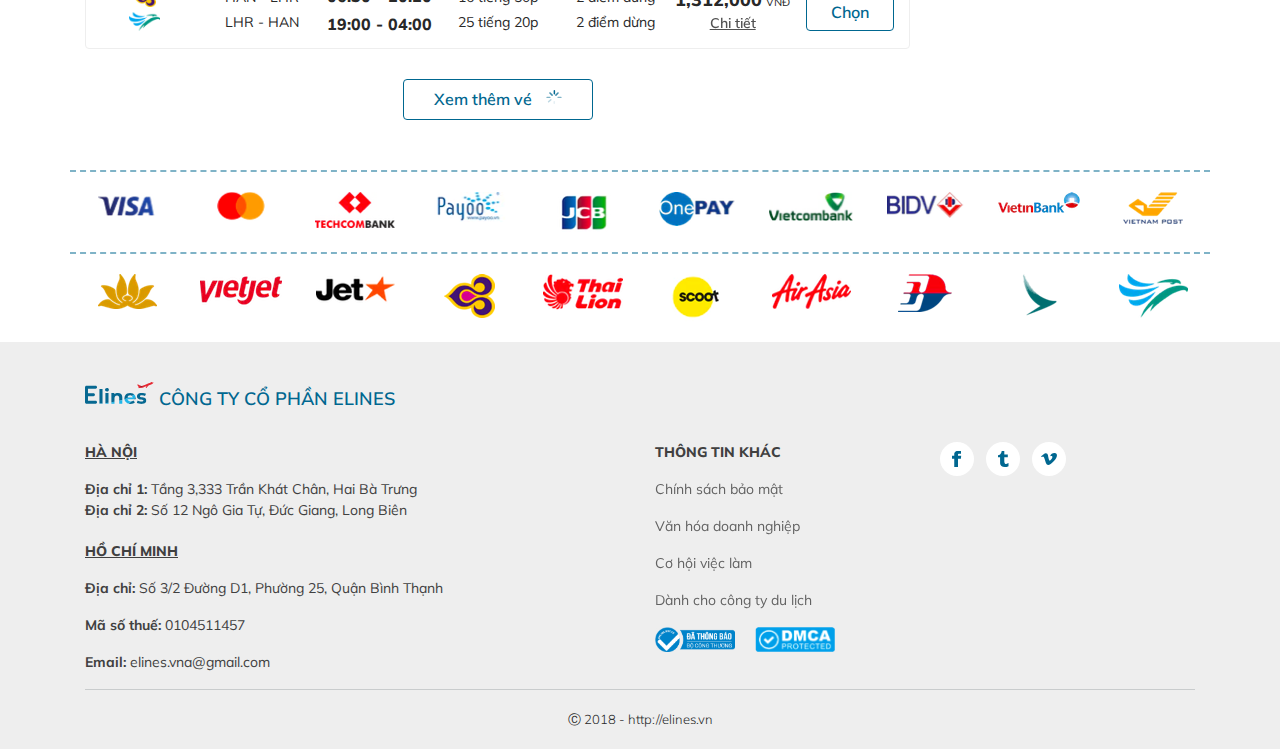
<file: step-select-flight__international.html>
<!DOCTYPE html>
<html lang="en">
<head>
  <meta http-equiv="Content-Type" content="text/html; charset=utf-8" />
<meta http-equiv="X-UA-Compatible" content="IE=edge">
<meta name="viewport" content="width=device-width, initial-scale=1">
<link rel="icon" href="/static/ico.png">
<title>Elines</title>	
<link href="./2.css" rel="stylesheet"></head>

<body>
    <div class="container">
    <nav class="row navbar navbar-expand-lg navbar-light el-navbar">
    <a class="navbar-brand" href="/">
        <img src="/static/Group 35.svg" class="logo"></a>
    </a>
    <button class="navbar-toggler" type="button" data-toggle="collapse" data-target="#navbarSupportedContent" aria-controls="navbarSupportedContent" aria-expanded="false" aria-label="Toggle navigation">
    <span class="navbar-toggler-icon"></span>
    </button>

    <div class="collapse navbar-collapse" id="navbarSupportedContent">
    <ul class="navbar-nav ml-auto">
        <li class="nav-item active">
            <a class="nav-link" href="#">
                Về Chúng Tôi 
                <span class="sr-only">(current)</span>
            </a>
        </li>
        <li class="nav-item">
            <a class="nav-link" href="#">Hướng Dẫn</a>
        </li>
        <li class="nav-item">
            <a class="nav-link" href="#">Thông Tin</a>
        </li>
        <li class="nav-item">
            <a class="nav-link" href="#">Xem Đơn Hàng</a>
        </li>
        <li class="nav-item">
            <a class="nav-link" href="#">Tin Tức</a>
        </li>
        <li class="nav-item">
            <a class="nav-link" href="#">Đăng Nhập</a>
        </li>
        <li class="nav-item hot-line">
            <a class="nav-link" href="tel:19001250">
                <i class="el-icon el-icon--phone"></i>
                1900 1250
            </a>
        </li>
    </ul>
    </div>
    </nav>
</div>
  <div class="step__hero ">
    <div class="container">
        <div class="row">
            <div class="col-12 col-md-3">
                <div class="step__indicator step__indicator--active">
                    <b class="step--bold">1. </b>
                    Lựa chọn chuyến bay
                </div>
            </div>
            <div class="col-12 col-md-3">
                <div class="step__indicator">
                    <b class="step--bold">2. </b>
                    Nhập thông tin khách
                </div>
            </div>
            <div class="col-12 col-md-3">
                <div class="step__indicator">
                    <b class="step--bold">3. </b>
                    Xác nhận & thanh toán
                </div>
            </div>
            <div class="col-12 col-md-3">
                <div class="step__indicator step__indicator--active">
                    Thay đổi
                    <i class="el-icon el-icon--edit"></i>
                </div>
            </div>
        </div>
    </div>
    
    
</div>
  <section class="container step__body">
        <div class="row">
            <div class="col-md-8 col-lg-9">
                <div class="mb-2">
    <div class="row">
        <div class="col-lg-9">
            <div class="ticket-list__header">
                <span class="label">
                    CHIỀU ĐI
                </span>
                <span>
                    <span class="d-inline-block">
                        <b>HÀ NỘI</b> (HAN)
                    </span>
                    <i class="el-icon el-icon--flight-to"></i>
                    <span class="d-inline-block">
                        <b>HỒ CHÍ MINH</b> (SGN)
                    </span>
                </span>
            </div>
        </div>
    </div>
</div>

<div class="ticket-list">
    <div class="ticket-list__item">
        <div class="ticket align-items-center row no-gutters mb-2">
    <div class="col-6 col-sm-4 col-lg text-center">
        <div>
            <img src="/static/1.png" class="ticket__logo mb-1 no-wrap">
        </div>
        <div>
            <img src="/static/2.png" class="ticket__logo mb-1 no-wrap">
        </div>
    </div>

    <div class="col-6 col-sm-4 col-lg text-center">
        <div class="ticket__code mb-1 no-wrap">
            HAN - LHR
        </div>
        <div class="ticket__code mb-1 no-wrap">
            LHR - HAN
        </div>
    </div>

    <div class="col-6 col-sm-4 col-lg text-center">
        <div class="ticket__time mb-1 no-wrap">
            <span class="highlight">06:30 - 20:20</span>
        </div>
        <div class="ticket__time mb-1 no-wrap">
            <span class="highlight">19:00 - 04:00</span>
        </div>
    </div>

    <div class="col-6 col-sm-4 col-lg ">
        <div class="ticket__period text-center">
            <div class="mb-1 no-wrap">
                16 tiếng 50p
            </div>
            <div class="mb-1 no-wrap">
                25 tiếng 20p
            </div>		
            
        </div>
    </div>

    <div class="col-6 col-sm-4 col-lg text-center">
        <div class="mb-1 no-wrap">
            2 điểm dừng
        </div>
        <div class="mb-1 no-wrap">
            2 điểm dừng
        </div>
    </div>

    <div class="col-6 col-sm-4 col-lg text-center">
        <div class="ticket__price no-wrap">
            <b>1,312,000</b> 
            <small>VNĐ</small>
        </div>
        <div class="mb-1">
            <a href="#" data-target=".ticket__details-container" class="ticket__detail" data-toggle="collapse" aria-expanded="false">Chi tiết</a>
        </div>
    </div>

    <div class="col-12 col-lg order-5 order-lg-none">
        <div class="ticket__content-container">
            <button class="btn btn-block el-button no-wrap">
                Chọn lại
            </button>
        </div>
    </div>

    <div class="col-12 d-block d-lg-none">
    </div>
</div>
    </div>
</div>

<div class="ticket-list__delimiter"></div>
                <div class="mb-2">
    <div class="row">
        <div class="col-lg-9 col-sm-12 mb-2 ">
            <div class="ticket-list__header">
                <span class="label">
                    KHỨ HỒI
                </span>
                <span>
                    <span class="d-inline-block">
                        <b>Hà Nội </b> (HAN)
                    </span>
                    <i class="el-icon el-icon--flight-to"></i>
                    <span class="d-inline-block">
                        <b>London Heathrow </b> (LHR)
                    </span>
                </span>
            </div>
        </div>
        <div class="col-lg-3 col-sm-12 ml-auto">
            <div class="el-select mb-2">
                <div class="el-select__value">
                    Giá rẻ nhất
                </div>
                <i class="el-icon el-icon--down"></i>
            </div>
        </div>
    </div>
</div>

<div class="date-switch">
    <div class="row no-gutters">
        <div class="col flex-grow-0">
            <div class="date-switch__prev"></div>
        </div>
        <div class="col d-none d-md-block">
            <div class="date-switch__block">
                <div class="date-switch__date">
                    Thứ 2  12.03
                </div>
                <div class="date-switch__price">
                    1,132,000 VNĐ
                </div>
            </div>
        </div>
        <div class="col">
            <div class="date-switch__block">
                <div class="date-switch__date">
                    Thứ 3  13.03
                </div>
                <div class="date-switch__price">
                    1,132,000 VNĐ
                </div>
            </div>
        </div>
        <div class="col">
            <div class="date-switch__block date-switch__block--active">
                <div class="date-switch__date">
                    Thứ 4  14.03
                </div>
                <div class="date-switch__price">
                    1,132,000 VNĐ
                </div>
            </div>
        </div>
        <div class="col">
            <div class="date-switch__block">
                <div class="date-switch__date">
                    Thứ 5  15.03
                </div>
                <div class="date-switch__price">
                    1,132,000 VNĐ
                </div>
            </div>
        </div>
        <div class="col d-none d-md-block">
            <div class="date-switch__block">
                <div class="date-switch__date">
                    Thứ 6  16.03
                </div>
                <div class="date-switch__price">
                    1,132,000 VNĐ
                </div>
            </div>
        </div>
        <div class="col d-none d-lg-block">
            <div class="date-switch__block">
                <div class="date-switch__date">
                    Thứ 7  17.03
                </div>
                <div class="date-switch__price">
                    1,132,000 VNĐ
                </div>
            </div>
        </div>
        <div class="col d-none d-lg-block">
            <div class="date-switch__block">
                <div class="date-switch__date">
                    CN  18.03
                </div>
                <div class="date-switch__price">
                    1,132,000 VNĐ
                </div>
            </div>
        </div>
        <div class="col flex-grow-0">
            <div class="date-switch__next"></div>
        </div>
    </div>
</div>

<div class="ticket-list ticket-list--best-deal">
    <legend> Giá tốt</legend>
    <div class="ticket-list__item ticket-list__item--active">
        <div class="ticket align-items-center row no-gutters mb-2">
    <div class="col-6 col-sm-4 col-lg text-center">
        <div>
            <img src="/static/1.png" class="ticket__logo mb-1 no-wrap">
        </div>
        <div>
            <img src="/static/2.png" class="ticket__logo mb-1 no-wrap">
        </div>
    </div>

    <div class="col-6 col-sm-4 col-lg text-center">
        <div class="ticket__code mb-1 no-wrap">
            HAN - LHR
        </div>
        <div class="ticket__code mb-1 no-wrap">
            LHR - HAN
        </div>
    </div>

    <div class="col-6 col-sm-4 col-lg text-center">
        <div class="ticket__time mb-1 no-wrap">
            <span class="highlight">06:30 - 20:20</span>
        </div>
        <div class="ticket__time mb-1 no-wrap">
            <span class="highlight">19:00 - 04:00</span>
        </div>
    </div>

    <div class="col-6 col-sm-4 col-lg ">
        <div class="ticket__period text-center">
            <div class="mb-1 no-wrap">
                16 tiếng 50p
            </div>
            <div class="mb-1 no-wrap">
                25 tiếng 20p
            </div>		
            
        </div>
    </div>

    <div class="col-6 col-sm-4 col-lg text-center">
        <div class="mb-1 no-wrap">
            2 điểm dừng
        </div>
        <div class="mb-1 no-wrap">
            2 điểm dừng
        </div>
    </div>

    <div class="col-6 col-sm-4 col-lg text-center">
        <div class="ticket__price no-wrap">
            <b>1,312,000</b> 
            <small>VNĐ</small>
        </div>
        <div class="mb-1">
            <a href="#" data-target=".ticket__details-container" class="ticket__detail" data-toggle="collapse" aria-expanded="false">Chi tiết</a>
        </div>
    </div>

    <div class="col-12 col-lg order-5 order-lg-none">
        <div class="ticket__content-container">
            <button class="btn btn-block el-button no-wrap">
                Chọn
            </button>
        </div>
    </div>

    <div class="col-12 d-block d-lg-none">
    </div>
</div>
        <div class="ticket__details-container collapse show" >
            <div class="ticket-details">
    <ul class="nav nav-tabs">
        <li>
            <a class="active" data-toggle="tab" href="#info">
                Thông tin
            </a>
        </li>

        <li>
            <a class="active2" data-toggle="tab" href="#detail">
                Chi tiết giá vé
            </a>
        </li>

        <li>
            <a class="active3" data-toggle="tab" href="#condition">
                Điều kiện vé
            </a>
        </li>

    </ul>

    <div class="tab-content">
        <div id="info" class="tab-pane active">
            <div class="d-flex">
    <b> HAN - LHR </b>
    <b class="ml-auto">10 tiếng 50p</b>
</div>
<div class="ticket-details__detail">
    <div class="row">
        <div class="col-sm-3 text-sm-right mb-1">
            <b>Thứ 3  20.03</b>
        </div>
        <div class="col">
            <img src="/static/2.png" class="ticket-details__logo">
            <b>12:45 - 14:45</b>
        </div>
        <div class="col text-right flex-grow-0">
            2 tiếng 50p
        </div>
        <div class="col-sm-9 ml-sm-auto mt-2 ">
            <div class="el-text">
                Hanoi (HAN) - Bangkok (BKK)
            </div>
            <div class="row small mt-1">
                <div class="col-6 col-lg-3">
                    <b>Máy bay</b>
                </div>
                <div class="col-6 col-lg-3">
                    Airbus A320
                </div>
            </div>
            <div class="row small">
                <div class="col-6 col-lg-3">
                    <b>Hành lý xách tay</b>
                </div>
                <div class="col-6 col-lg-3">
                    7kg
                </div>
                <div class="col-6 col-lg-3">
                    <b>Hành lý kí gửi</b>
                </div>
                <div class="col-6 col-lg-3">
                    20 kg
                </div>
            </div>
        </div>
    </div>

    <div class="row">
        <div class="col-sm-9 ml-auto">
            <div class="ticket-details__line"></div>
            Đổi máy bay tại Bangkok (BKK)
            <div class="ticket-details__line"></div>
        </div>
    </div>

    <div class="row">
        <div class="col-sm-3 text-sm-right mb-1">
            <b>Thứ 4  20.03</b>
        </div>
        <div class="col">
            <img src="/static/1.png" class="ticket-details__logo">
            <b>12:45 - 14:45</b>
        </div>
        <div class="col text-right flex-grow-0">
            6 tiếng 50p
        </div>
        <div class="col-sm-9 ml-sm-auto mt-2">
            <div class="el-text">
                Bangkok (BKK) - Hanoi (HAN)
            </div>
            <div class="row small mt-1">
                <div class="col-6 col-lg-3">
                    <b>Máy bay</b>
                </div>
                <div class="col-6 col-lg-3">
                    Airbus A320
                </div>
            </div>
            <div class="row small">
                <div class="col-6 col-lg-3">
                    <b>Hành lý xách tay</b>
                </div>
                <div class="col-6 col-lg-3">
                    7kg
                </div>
                <div class="col-6 col-lg-3">
                    <b>Hành lý kí gửi</b>
                </div>
                <div class="col-6 col-lg-3">
                    20 kg
                </div>
            </div>
        </div>
    </div>

</div>

        </div>
        <div id="detail" class="tab-pane fade">
            <div class="d-flex">
    <b> TỔNG GIÁ VÉ </b> 
    <b class="ml-auto">15,650,000 VND</b>
</div>

<div class="ticket-details__detail ">
    <div class="d-none d-lg-block ">
        <div class="row font-weight-bold">
            <div class="col-2">
                Hành khách
            </div>
            <div class="col-1 text-center">
                Số lượng
            </div>
            <div class="col-3 text-center">
                Giá mỗi vé
            </div>
            <div class="col-3 text-center">
                Thuế & phí
            </div>
            <div class="col-3 text-right">
                Tổng giá
            </div>
        </div>
        <div class="col-12 ticket-details__line"></div>

        <div class="row">
            <div class="col-2">
                Người lớn
            </div>
            <div class="col-1 text-center">
                02
            </div>
            <div class="col-3 text-center">
                865,000 VND
            </div>
            <div class="col-3 text-center">
                323,000 VND
            </div>
            <div class="col-3 text-right">
                1,312,000 VND
            </div>
        </div>
        <div class="ticket-details__line"></div>
        <div class="row">
            <div class="col-2">
                Em bé
            </div>
            <div class="col-1 text-center">
                01
            </div>
            <div class="col-3 text-center">
                305,000 VND	
            </div>
            <div class="col-3 text-center">
                123,000 VND
            </div>
            <div class="col-3 text-right">
                412,000 VND
            </div>
        </div>
    </div>

    <div class="d-block d-lg-none">
        <div class="row">
            <div class="col-4">
                <b>Hành khách</b>
            </div>
            <div class="col-8">
                Người lớn | 02
            </div>
            <div class="col-4">
                <b>Giá mỗi vé</b>
            </div>
            <div class="col-8">
                865,000 VND
            </div>
            <div class="col-4">
                <b>Thuế & phí</b>
            </div>
            <div class="col-8">
                323,000 VND
            </div>
            <div class="col-4">
                <b>Tổng giá</b>
            </div>
            <div class="col-8 text-right">
                <b>1,312,000 VND</b>
            </div>
        </div>
        <div class="ticket-details__line"></div>
        <div class="row">
            <div class="col-4">
                <b>Hành khách</b>
            </div>
            <div class="col-8">
                Trẻ em | 01
            </div>
            <div class="col-4">
                <b>Giá mỗi vé</b>
            </div>
            <div class="col-8">
                865,000 VND
            </div>
            <div class="col-4">
                <b>Thuế & phí</b>
            </div>
            <div class="col-8">
                323,000 VND
            </div>
            <div class="col-4">
                <b>Tổng giá</b>
            </div>
            <div class="col-8 text-right">
                <b>1,312,000 VND</b>
            </div>
        </div>
    </div>
</div>

        </div>
        <div id="condition" class="tab-pane fade">
            <div >

    <p><b>Hoàn vé : </b>Không được phép.</p>

    <p><b>Thay đổi ngày, giờ bay : </b>Được phép, thu phí <b>360,000vnđ</b> và chênh lệch giá vé (nếu có).</p>

    <p><b>Thay đổi hành trình : </b>Không được phép.</p>

    <p><b>Thay đổi tên hành khách : </b>Được phép cho toàn hành trình, thu phí <b>360,000vnđ</b> và chênh lệch giá vé (nếu có).</p>

    <p><b>Điều kiện thay đổi : </b>Trước giờ khởi hành <b>3 tiếng.</b></p>

</div>

        </div>
    </div>
</div>
        </div>
    </div>
    <div class="ticket-list__item ">
        <div class="ticket align-items-center row no-gutters mb-2">
    <div class="col-6 col-sm-4 col-lg text-center">
        <div>
            <img src="/static/1.png" class="ticket__logo mb-1 no-wrap">
        </div>
        <div>
            <img src="/static/2.png" class="ticket__logo mb-1 no-wrap">
        </div>
    </div>

    <div class="col-6 col-sm-4 col-lg text-center">
        <div class="ticket__code mb-1 no-wrap">
            HAN - LHR
        </div>
        <div class="ticket__code mb-1 no-wrap">
            LHR - HAN
        </div>
    </div>

    <div class="col-6 col-sm-4 col-lg text-center">
        <div class="ticket__time mb-1 no-wrap">
            <span class="highlight">06:30 - 20:20</span>
        </div>
        <div class="ticket__time mb-1 no-wrap">
            <span class="highlight">19:00 - 04:00</span>
        </div>
    </div>

    <div class="col-6 col-sm-4 col-lg ">
        <div class="ticket__period text-center">
            <div class="mb-1 no-wrap">
                16 tiếng 50p
            </div>
            <div class="mb-1 no-wrap">
                25 tiếng 20p
            </div>		
            
        </div>
    </div>

    <div class="col-6 col-sm-4 col-lg text-center">
        <div class="mb-1 no-wrap">
            2 điểm dừng
        </div>
        <div class="mb-1 no-wrap">
            2 điểm dừng
        </div>
    </div>

    <div class="col-6 col-sm-4 col-lg text-center">
        <div class="ticket__price no-wrap">
            <b>1,312,000</b> 
            <small>VNĐ</small>
        </div>
        <div class="mb-1">
            <a href="#" data-target=".ticket__details-container" class="ticket__detail" data-toggle="collapse" aria-expanded="false">Chi tiết</a>
        </div>
    </div>

    <div class="col-12 col-lg order-5 order-lg-none">
        <div class="ticket__content-container">
            <button class="btn btn-block el-button no-wrap">
                Chọn
            </button>
        </div>
    </div>

    <div class="col-12 d-block d-lg-none">
    </div>
</div>
    </div>
    <div class="ticket-list__item">
        <div class="ticket align-items-center row no-gutters mb-2">
    <div class="col-6 col-sm-4 col-lg text-center">
        <div>
            <img src="/static/1.png" class="ticket__logo mb-1 no-wrap">
        </div>
        <div>
            <img src="/static/2.png" class="ticket__logo mb-1 no-wrap">
        </div>
    </div>

    <div class="col-6 col-sm-4 col-lg text-center">
        <div class="ticket__code mb-1 no-wrap">
            HAN - LHR
        </div>
        <div class="ticket__code mb-1 no-wrap">
            LHR - HAN
        </div>
    </div>

    <div class="col-6 col-sm-4 col-lg text-center">
        <div class="ticket__time mb-1 no-wrap">
            <span class="highlight">06:30 - 20:20</span>
        </div>
        <div class="ticket__time mb-1 no-wrap">
            <span class="highlight">19:00 - 04:00</span>
        </div>
    </div>

    <div class="col-6 col-sm-4 col-lg ">
        <div class="ticket__period text-center">
            <div class="mb-1 no-wrap">
                16 tiếng 50p
            </div>
            <div class="mb-1 no-wrap">
                25 tiếng 20p
            </div>		
            
        </div>
    </div>

    <div class="col-6 col-sm-4 col-lg text-center">
        <div class="mb-1 no-wrap">
            2 điểm dừng
        </div>
        <div class="mb-1 no-wrap">
            2 điểm dừng
        </div>
    </div>

    <div class="col-6 col-sm-4 col-lg text-center">
        <div class="ticket__price no-wrap">
            <b>1,312,000</b> 
            <small>VNĐ</small>
        </div>
        <div class="mb-1">
            <a href="#" data-target=".ticket__details-container" class="ticket__detail" data-toggle="collapse" aria-expanded="false">Chi tiết</a>
        </div>
    </div>

    <div class="col-12 col-lg order-5 order-lg-none">
        <div class="ticket__content-container">
            <button class="btn btn-block el-button no-wrap">
                Chọn
            </button>
        </div>
    </div>

    <div class="col-12 d-block d-lg-none">
    </div>
</div>
    </div>
</div>

<div class="ticket-list">
    <div class="ticket-list__item">
        <div class="ticket align-items-center row no-gutters mb-2">
    <div class="col-6 col-sm-4 col-lg text-center">
        <div>
            <img src="/static/1.png" class="ticket__logo mb-1 no-wrap">
        </div>
        <div>
            <img src="/static/2.png" class="ticket__logo mb-1 no-wrap">
        </div>
    </div>

    <div class="col-6 col-sm-4 col-lg text-center">
        <div class="ticket__code mb-1 no-wrap">
            HAN - LHR
        </div>
        <div class="ticket__code mb-1 no-wrap">
            LHR - HAN
        </div>
    </div>

    <div class="col-6 col-sm-4 col-lg text-center">
        <div class="ticket__time mb-1 no-wrap">
            <span class="highlight">06:30 - 20:20</span>
        </div>
        <div class="ticket__time mb-1 no-wrap">
            <span class="highlight">19:00 - 04:00</span>
        </div>
    </div>

    <div class="col-6 col-sm-4 col-lg ">
        <div class="ticket__period text-center">
            <div class="mb-1 no-wrap">
                16 tiếng 50p
            </div>
            <div class="mb-1 no-wrap">
                25 tiếng 20p
            </div>		
            
        </div>
    </div>

    <div class="col-6 col-sm-4 col-lg text-center">
        <div class="mb-1 no-wrap">
            2 điểm dừng
        </div>
        <div class="mb-1 no-wrap">
            2 điểm dừng
        </div>
    </div>

    <div class="col-6 col-sm-4 col-lg text-center">
        <div class="ticket__price no-wrap">
            <b>1,312,000</b> 
            <small>VNĐ</small>
        </div>
        <div class="mb-1">
            <a href="#" data-target=".ticket__details-container" class="ticket__detail" data-toggle="collapse" aria-expanded="false">Chi tiết</a>
        </div>
    </div>

    <div class="col-12 col-lg order-5 order-lg-none">
        <div class="ticket__content-container">
            <button class="btn btn-block el-button no-wrap">
                Chọn
            </button>
        </div>
    </div>

    <div class="col-12 d-block d-lg-none">
    </div>
</div>
    </div>
    <div class="ticket-list__item">
        <div class="ticket align-items-center row no-gutters mb-2">
    <div class="col-6 col-sm-4 col-lg text-center">
        <div>
            <img src="/static/1.png" class="ticket__logo mb-1 no-wrap">
        </div>
        <div>
            <img src="/static/2.png" class="ticket__logo mb-1 no-wrap">
        </div>
    </div>

    <div class="col-6 col-sm-4 col-lg text-center">
        <div class="ticket__code mb-1 no-wrap">
            HAN - LHR
        </div>
        <div class="ticket__code mb-1 no-wrap">
            LHR - HAN
        </div>
    </div>

    <div class="col-6 col-sm-4 col-lg text-center">
        <div class="ticket__time mb-1 no-wrap">
            <span class="highlight">06:30 - 20:20</span>
        </div>
        <div class="ticket__time mb-1 no-wrap">
            <span class="highlight">19:00 - 04:00</span>
        </div>
    </div>

    <div class="col-6 col-sm-4 col-lg ">
        <div class="ticket__period text-center">
            <div class="mb-1 no-wrap">
                16 tiếng 50p
            </div>
            <div class="mb-1 no-wrap">
                25 tiếng 20p
            </div>		
            
        </div>
    </div>

    <div class="col-6 col-sm-4 col-lg text-center">
        <div class="mb-1 no-wrap">
            2 điểm dừng
        </div>
        <div class="mb-1 no-wrap">
            2 điểm dừng
        </div>
    </div>

    <div class="col-6 col-sm-4 col-lg text-center">
        <div class="ticket__price no-wrap">
            <b>1,312,000</b> 
            <small>VNĐ</small>
        </div>
        <div class="mb-1">
            <a href="#" data-target=".ticket__details-container" class="ticket__detail" data-toggle="collapse" aria-expanded="false">Chi tiết</a>
        </div>
    </div>

    <div class="col-12 col-lg order-5 order-lg-none">
        <div class="ticket__content-container">
            <button class="btn btn-block el-button no-wrap">
                Chọn
            </button>
        </div>
    </div>

    <div class="col-12 d-block d-lg-none">
    </div>
</div>
    </div>
    <div class="ticket-list__item">
        <div class="ticket align-items-center row no-gutters mb-2">
    <div class="col-6 col-sm-4 col-lg text-center">
        <div>
            <img src="/static/1.png" class="ticket__logo mb-1 no-wrap">
        </div>
        <div>
            <img src="/static/2.png" class="ticket__logo mb-1 no-wrap">
        </div>
    </div>

    <div class="col-6 col-sm-4 col-lg text-center">
        <div class="ticket__code mb-1 no-wrap">
            HAN - LHR
        </div>
        <div class="ticket__code mb-1 no-wrap">
            LHR - HAN
        </div>
    </div>

    <div class="col-6 col-sm-4 col-lg text-center">
        <div class="ticket__time mb-1 no-wrap">
            <span class="highlight">06:30 - 20:20</span>
        </div>
        <div class="ticket__time mb-1 no-wrap">
            <span class="highlight">19:00 - 04:00</span>
        </div>
    </div>

    <div class="col-6 col-sm-4 col-lg ">
        <div class="ticket__period text-center">
            <div class="mb-1 no-wrap">
                16 tiếng 50p
            </div>
            <div class="mb-1 no-wrap">
                25 tiếng 20p
            </div>		
            
        </div>
    </div>

    <div class="col-6 col-sm-4 col-lg text-center">
        <div class="mb-1 no-wrap">
            2 điểm dừng
        </div>
        <div class="mb-1 no-wrap">
            2 điểm dừng
        </div>
    </div>

    <div class="col-6 col-sm-4 col-lg text-center">
        <div class="ticket__price no-wrap">
            <b>1,312,000</b> 
            <small>VNĐ</small>
        </div>
        <div class="mb-1">
            <a href="#" data-target=".ticket__details-container" class="ticket__detail" data-toggle="collapse" aria-expanded="false">Chi tiết</a>
        </div>
    </div>

    <div class="col-12 col-lg order-5 order-lg-none">
        <div class="ticket__content-container">
            <button class="btn btn-block el-button no-wrap">
                Chọn
            </button>
        </div>
    </div>

    <div class="col-12 d-block d-lg-none">
    </div>
</div>
    </div>
    <div class="ticket-list__item">
        <div class="ticket align-items-center row no-gutters mb-2">
    <div class="col-6 col-sm-4 col-lg text-center">
        <div>
            <img src="/static/1.png" class="ticket__logo mb-1 no-wrap">
        </div>
        <div>
            <img src="/static/2.png" class="ticket__logo mb-1 no-wrap">
        </div>
    </div>

    <div class="col-6 col-sm-4 col-lg text-center">
        <div class="ticket__code mb-1 no-wrap">
            HAN - LHR
        </div>
        <div class="ticket__code mb-1 no-wrap">
            LHR - HAN
        </div>
    </div>

    <div class="col-6 col-sm-4 col-lg text-center">
        <div class="ticket__time mb-1 no-wrap">
            <span class="highlight">06:30 - 20:20</span>
        </div>
        <div class="ticket__time mb-1 no-wrap">
            <span class="highlight">19:00 - 04:00</span>
        </div>
    </div>

    <div class="col-6 col-sm-4 col-lg ">
        <div class="ticket__period text-center">
            <div class="mb-1 no-wrap">
                16 tiếng 50p
            </div>
            <div class="mb-1 no-wrap">
                25 tiếng 20p
            </div>		
            
        </div>
    </div>

    <div class="col-6 col-sm-4 col-lg text-center">
        <div class="mb-1 no-wrap">
            2 điểm dừng
        </div>
        <div class="mb-1 no-wrap">
            2 điểm dừng
        </div>
    </div>

    <div class="col-6 col-sm-4 col-lg text-center">
        <div class="ticket__price no-wrap">
            <b>1,312,000</b> 
            <small>VNĐ</small>
        </div>
        <div class="mb-1">
            <a href="#" data-target=".ticket__details-container" class="ticket__detail" data-toggle="collapse" aria-expanded="false">Chi tiết</a>
        </div>
    </div>

    <div class="col-12 col-lg order-5 order-lg-none">
        <div class="ticket__content-container">
            <button class="btn btn-block el-button no-wrap">
                Chọn
            </button>
        </div>
    </div>

    <div class="col-12 d-block d-lg-none">
    </div>
</div>
    </div>
    <div class="ticket-list__item">
        <div class="ticket align-items-center row no-gutters mb-2">
    <div class="col-6 col-sm-4 col-lg text-center">
        <div>
            <img src="/static/1.png" class="ticket__logo mb-1 no-wrap">
        </div>
        <div>
            <img src="/static/2.png" class="ticket__logo mb-1 no-wrap">
        </div>
    </div>

    <div class="col-6 col-sm-4 col-lg text-center">
        <div class="ticket__code mb-1 no-wrap">
            HAN - LHR
        </div>
        <div class="ticket__code mb-1 no-wrap">
            LHR - HAN
        </div>
    </div>

    <div class="col-6 col-sm-4 col-lg text-center">
        <div class="ticket__time mb-1 no-wrap">
            <span class="highlight">06:30 - 20:20</span>
        </div>
        <div class="ticket__time mb-1 no-wrap">
            <span class="highlight">19:00 - 04:00</span>
        </div>
    </div>

    <div class="col-6 col-sm-4 col-lg ">
        <div class="ticket__period text-center">
            <div class="mb-1 no-wrap">
                16 tiếng 50p
            </div>
            <div class="mb-1 no-wrap">
                25 tiếng 20p
            </div>		
            
        </div>
    </div>

    <div class="col-6 col-sm-4 col-lg text-center">
        <div class="mb-1 no-wrap">
            2 điểm dừng
        </div>
        <div class="mb-1 no-wrap">
            2 điểm dừng
        </div>
    </div>

    <div class="col-6 col-sm-4 col-lg text-center">
        <div class="ticket__price no-wrap">
            <b>1,312,000</b> 
            <small>VNĐ</small>
        </div>
        <div class="mb-1">
            <a href="#" data-target=".ticket__details-container" class="ticket__detail" data-toggle="collapse" aria-expanded="false">Chi tiết</a>
        </div>
    </div>

    <div class="col-12 col-lg order-5 order-lg-none">
        <div class="ticket__content-container">
            <button class="btn btn-block el-button no-wrap">
                Chọn
            </button>
        </div>
    </div>

    <div class="col-12 d-block d-lg-none">
    </div>
</div>
    </div>
</div>

<div class="ticket-list__view-more">
    <button class="btn el-button" data-toggle="modal" data-target="#ticket-confirm-modal">
        Xem thêm vé
        <i class="el-icon el-icon--loading"></i>
    </button>
</div>

<div class="modal fade ticket-modal ticket-confirm" id="ticket-confirm-modal">
  <div class="modal-dialog modal-xl">
    <div class="modal-content">
    
      <div class="modal-header">
        <h4 class="modal-title">Thông tin chuyến bay</h4>
      </div>
      
      <div class="modal-body container">
        <div class="ticket-confirm__header">
                    <b>Chiều đi</b>
                    Thứ năm, 20 tháng 03 năm 2019
                </div>
        <div class="ticket-confirm__content">
    <div class="row">
        <div class="col-12 col-lg ">
            <div class="d-block d-lg-inline-block mb-2 text-center">
                <img src="/static/9.png" class="ticket-confirm__logo">
                <div class="d-inline-block">VJ177 - B777</div>
            </div>
        </div>
        <div class="col-12 col-sm-4 col-lg ">
            <div class="row">
                <div class="col-5 col-sm-12">
                    <b>06:30</b>
                </div>
                <div class="col-7 col-sm-12">
                    Hà nội (HAN)
                </div>
            </div>
        </div>
        <div class="col-12 col-sm-4 col-lg ">
            <div class="row">
                <div class="col-5 col-sm-12">
                    <b>08:20</b>
                </div>
                <div class="col-7 col-sm-12">
                    Hồ Chí Minh (SGN)
                </div>
            </div>
        </div>
        <div class="col-12 col-sm-4 col-lg ">
            <div class="row">
                <div class="col-5 col-sm-12">
                    <b>1 tiếng 50p</b>
                </div>
                <div class="col-7 col-sm-12">
                    Bay thẳng
                </div>
            </div>
        </div>
        <div class="flex-grow-0 col-12 col-lg d-flex align-items-center">
            <button class="btn el-button" ata-dismiss="modal">Thay đổi</button>
        </div>
    </div>
</div>
        <div class="ticket-confirm__delimiter"></div>
        <div class="ticket-confirm__header">
                    <b>Chiều về</b>
                    Thứ bảy, 27 tháng 03 năm 2019
                </div>
        <div class="ticket-confirm__content">
    <div class="row">
        <div class="col-12 col-lg ">
            <div class="d-block d-lg-inline-block mb-2 text-center">
                <img src="/static/9.png" class="ticket-confirm__logo">
                <div class="d-inline-block">VJ177 - B777</div>
            </div>
        </div>
        <div class="col-12 col-sm-4 col-lg ">
            <div class="row">
                <div class="col-5 col-sm-12">
                    <b>06:30</b>
                </div>
                <div class="col-7 col-sm-12">
                    Hà nội (HAN)
                </div>
            </div>
        </div>
        <div class="col-12 col-sm-4 col-lg ">
            <div class="row">
                <div class="col-5 col-sm-12">
                    <b>08:20</b>
                </div>
                <div class="col-7 col-sm-12">
                    Hồ Chí Minh (SGN)
                </div>
            </div>
        </div>
        <div class="col-12 col-sm-4 col-lg ">
            <div class="row">
                <div class="col-5 col-sm-12">
                    <b>1 tiếng 50p</b>
                </div>
                <div class="col-7 col-sm-12">
                    Bay thẳng
                </div>
            </div>
        </div>
        <div class="flex-grow-0 col-12 col-lg d-flex align-items-center">
            <button class="btn el-button" ata-dismiss="modal">Thay đổi</button>
        </div>
    </div>
</div>
      </div>
      
      <div class="modal-footer container">
        <div class="row">
            <div class="col">
                <div class="el-text no-wrap">
                    2,062,000 VND / khách
                </div>
                <small class="mb-1">
                    đã bao gồm thuế phí
                </small>
            </div>
            <div class="col ml-auto text-lg-right">
                <b class="el-text no-wrap">
                    Tổng cộng: 4,567,000 VND
                </b>
                <small class="mb-1">
                    đã bao gồm thuế phí
                </small>
            </div>
            <div class="flex-grow-0 col-12 col-lg d-flex align-items-center">
                         <button type="button" class="btn el-button el-button--primary" data-dismiss="modal">Đặt vé</button>
                    </div>
        </div>
      </div>
    </div>
  </div>
</div>
            </div>
            <div class="col-md-4 col-lg-3">
                <section class="ticket-filter">
    <div class="ticket-filter__block">
        <div class="ticket-filter__block-header">
            <i class="el-icon el-icon--settings"></i>
            <span class="ml-auto">
                Xóa bộ lọc
                <i class="el-icon el-icon--close"></i>
            </span>
        </div>
    </div>

    <div class="ticket-filter__block">
    <div class="ticket-filter__block-header" data-toggle="collapse" data-target="#price-options" aria-expanded="true">
        <span class="bold">
            Hiển thị giá
        </span>
        <i class="ml-auto el-icon el-icon--arrow-down"></i>
    </div>
    <div class="ticket-filter__block-content collapse show" id="price-options">
        <label class="ticket-filter__option radiobox">
            <input type="radio" class="radiobox__input" checked="checked"  name="price-options"/>
            <span class="radiobox__label">
                Giá chưa có thuế phí
            </span>
        </label>

        <label class="ticket-filter__option radiobox">
            <input type="radio" class="radiobox__input" name="price-options" />
            <span class="radiobox__label">
                Giá gồm thuế phí cho 1 người lớn
            </span>
        </label>

        <label class="ticket-filter__option radiobox">
            <input type="radio" class="radiobox__input" name="price-options"/>
            <span class="radiobox__label">
                Tổng giá
            </span>
        </label>
    </div>
</div>	

    <div id="ticket-filter-group">
        <div class="ticket-filter__block ticket-filter__block--group">
            <div class="ticket-filter__block-header" data-toggle="collapse" data-target="#filter-forward" aria-expanded="true">
                <span class="bold group-header">
                    <i class="ml-auto el-icon el-icon--flight"></i>
                CHIỀU ĐI
                </span>
                <i class="ml-auto el-icon el-icon--arrow-down"></i>
            </div>

            <div class="collapse show" id="filter-forward" data-parent="#ticket-filter-group">
                <div class="ticket-filter__block">
    <div class="ticket-filter__block-header" data-toggle="collapse" data-target="#filter-price" aria-expanded="true">
        <span class="bold">
            Theo Giá
        </span>
        <!-- <i class="ml-auto el-icon el-icon--arrow-down"></i> -->
    </div>
    <div class="ticket-filter__block-content collapse show" id="filter-price">
        <img src="/static/range-slider.png" class="ticket-filter__image"/>
        <p></p>
        <div class="row ticket-filter__price">
            <div class="col-6">
                <label for="price-min" class="ticket-filter__price--label">Từ</label>
                <input type="number" id="price-min" class="ticket-filter__price--min" value="0"/>
            </div>
            <div class="col-6">
                <label for="price-max" class="ticket-filter__price--label">Đến</label>
                <input type="number" id="price-max" class="ticket-filter__price--max" value="1000"/>
            </div>
        </div>
    </div>
</div>
                <div class="ticket-filter__block">
    <div class="ticket-filter__block-header" data-toggle="collapse" data-target="#start-time" aria-expanded="true">
        <span class="bold">
            Thời gian khởi hành
        </span>
        <!-- <i class="ml-auto el-icon el-icon--arrow-down"></i> -->
    </div>
    <div class="row no-gutters ticket-filter__block-content collapse show" id="start-time">
        <div class="col-3">
            <div class="ticket-filter__start-time">
                <i class="el-icon el-icon--sun-rise"></i>
                00-06
            </div>
        </div>
        <div class="col-3">
            <div class="ticket-filter__start-time ticket-filter__start-time--active">
                <i class="el-icon el-icon--sun"></i>
                06-12
            </div>
        </div>
        <div class="col-3">
            <div class="ticket-filter__start-time">
                <i class="el-icon el-icon--sun-set"></i>
                12-18
            </div>
        </div>
        <div class="col-3">
            <div class="ticket-filter__start-time">
                <i class="el-icon el-icon--moon"></i>
                18-00
            </div>
        </div>
    </div>
</div>
                <div class="ticket-filter__block">
    <div class="ticket-filter__block-header" data-toggle="collapse" data-target="#filter-brand" aria-expanded="true">
        <span class="bold">
            Hãng hàng không
        </span>
        <!-- <i class="ml-auto el-icon el-icon--arrow-down"></i> -->
    </div>
    <div class="ticket-filter__block-content collapse show" id="filter-brand">
        <label class="ticket-filter__option checkbox">
            <input type="checkbox" class="checkbox__input" checked="checked" />
            <span class="checkbox__label">
                Vietnam Airlines
            </span>
        </label>

        <label class="ticket-filter__option checkbox">
            <input type="checkbox" class="checkbox__input"/>
            <span class="checkbox__label">
                Vietjet Air
            </span>
        </label>

        <label class="ticket-filter__option checkbox">
            <input type="checkbox" class="checkbox__input"/>
            <span class="checkbox__label">
                Jetstar
            </span>
        </label>

        <label class="ticket-filter__option checkbox">
            <input type="checkbox" class="checkbox__input"/>
            <span class="checkbox__label">
                Bamboo Airways
            </span>
        </label>

        <label class="ticket-filter__option checkbox">
            <input type="checkbox" class="checkbox__input"/>
            <span class="checkbox__label">
                AirAsia
            </span>
        </label>

        <label class="ticket-filter__option checkbox">
            <input type="checkbox" class="checkbox__input"/>
            <span class="checkbox__label">
                Emirates
            </span>
        </label>

        <label class="ticket-filter__option checkbox">
            <input type="checkbox" class="checkbox__input"/>
            <span class="checkbox__label">
                France
            </span>
        </label>

        <label class="ticket-filter__option checkbox">
            <input type="checkbox" class="checkbox__input"/>
            <span class="checkbox__label">
                Thai Airways 
            </span>
        </label>
    </div>
</div>
                <div class="ticket-filter__block">
    <div class="ticket-filter__block-header" data-toggle="collapse" data-target="#transit-time" aria-expanded="true">
        <span class="bold">
            Thời gian transit
        </span>
        <!-- <i class="ml-auto el-icon el-icon--arrow-down"></i> -->
    </div>
    <div class="ticket-filter__block-content collapse show" id="transit-time">
        <span class="tag tag--active">
            0h-5h
        </span>
        <span class="tag">
            5h-10h
        </span>
        <span class="tag">
            10h-15h
        </span>
        <span class="tag">
            15h+
        </span>
    </div>
</div>
                <div class="ticket-filter__block">
    <div class="ticket-filter__block-header" data-toggle="collapse" data-target="#stop-point" aria-expanded="true">
        <span class="bold">
            Số điểm dừng
        </span>
        <!-- <i class="ml-auto el-icon el-icon--arrow-down"></i> -->
    </div>
    <div class="ticket-filter__block-content collapse show" id="stop-point">
        <span class="tag tag--active">
            01
        </span>
        <span class="tag">
            02
        </span>
        <span class="tag">
            03
        </span>
    </div>
</div>
            </div>
        </div>
    
        <div class="ticket-filter__block ticket-filter__block--group">
            <div class="ticket-filter__block-header" data-toggle="collapse" data-target="#filter-return" aria-expanded="false">
                <span class="bold group-header">
                    <i class="ml-auto el-icon el-icon--flight"></i>
                CHIỀU VỀ
                </span>
                <i class="ml-auto el-icon el-icon--arrow-down"></i>
            </div>
            <div class="collapse" id="filter-return" data-parent="#ticket-filter-group">
                
                <div class="ticket-filter__block">
    <div class="ticket-filter__block-header" data-toggle="collapse" data-target="#filter-price" aria-expanded="true">
        <span class="bold">
            Theo Giá
        </span>
        <!-- <i class="ml-auto el-icon el-icon--arrow-down"></i> -->
    </div>
    <div class="ticket-filter__block-content collapse show" id="filter-price">
        <img src="/static/range-slider.png" class="ticket-filter__image"/>
        <p></p>
        <div class="row ticket-filter__price">
            <div class="col-6">
                <label for="price-min" class="ticket-filter__price--label">Từ</label>
                <input type="number" id="price-min" class="ticket-filter__price--min" value="0"/>
            </div>
            <div class="col-6">
                <label for="price-max" class="ticket-filter__price--label">Đến</label>
                <input type="number" id="price-max" class="ticket-filter__price--max" value="1000"/>
            </div>
        </div>
    </div>
</div>
                <div class="ticket-filter__block">
    <div class="ticket-filter__block-header" data-toggle="collapse" data-target="#start-time" aria-expanded="true">
        <span class="bold">
            Thời gian khởi hành
        </span>
        <!-- <i class="ml-auto el-icon el-icon--arrow-down"></i> -->
    </div>
    <div class="row no-gutters ticket-filter__block-content collapse show" id="start-time">
        <div class="col-3">
            <div class="ticket-filter__start-time">
                <i class="el-icon el-icon--sun-rise"></i>
                00-06
            </div>
        </div>
        <div class="col-3">
            <div class="ticket-filter__start-time ticket-filter__start-time--active">
                <i class="el-icon el-icon--sun"></i>
                06-12
            </div>
        </div>
        <div class="col-3">
            <div class="ticket-filter__start-time">
                <i class="el-icon el-icon--sun-set"></i>
                12-18
            </div>
        </div>
        <div class="col-3">
            <div class="ticket-filter__start-time">
                <i class="el-icon el-icon--moon"></i>
                18-00
            </div>
        </div>
    </div>
</div>
                <div class="ticket-filter__block">
    <div class="ticket-filter__block-header" data-toggle="collapse" data-target="#filter-brand" aria-expanded="true">
        <span class="bold">
            Hãng hàng không
        </span>
        <!-- <i class="ml-auto el-icon el-icon--arrow-down"></i> -->
    </div>
    <div class="ticket-filter__block-content collapse show" id="filter-brand">
        <label class="ticket-filter__option checkbox">
            <input type="checkbox" class="checkbox__input" checked="checked" />
            <span class="checkbox__label">
                Vietnam Airlines
            </span>
        </label>

        <label class="ticket-filter__option checkbox">
            <input type="checkbox" class="checkbox__input"/>
            <span class="checkbox__label">
                Vietjet Air
            </span>
        </label>

        <label class="ticket-filter__option checkbox">
            <input type="checkbox" class="checkbox__input"/>
            <span class="checkbox__label">
                Jetstar
            </span>
        </label>

        <label class="ticket-filter__option checkbox">
            <input type="checkbox" class="checkbox__input"/>
            <span class="checkbox__label">
                Bamboo Airways
            </span>
        </label>

        <label class="ticket-filter__option checkbox">
            <input type="checkbox" class="checkbox__input"/>
            <span class="checkbox__label">
                AirAsia
            </span>
        </label>

        <label class="ticket-filter__option checkbox">
            <input type="checkbox" class="checkbox__input"/>
            <span class="checkbox__label">
                Emirates
            </span>
        </label>

        <label class="ticket-filter__option checkbox">
            <input type="checkbox" class="checkbox__input"/>
            <span class="checkbox__label">
                France
            </span>
        </label>

        <label class="ticket-filter__option checkbox">
            <input type="checkbox" class="checkbox__input"/>
            <span class="checkbox__label">
                Thai Airways 
            </span>
        </label>
    </div>
</div>
                <div class="ticket-filter__block">
    <div class="ticket-filter__block-header" data-toggle="collapse" data-target="#transit-time" aria-expanded="true">
        <span class="bold">
            Thời gian transit
        </span>
        <!-- <i class="ml-auto el-icon el-icon--arrow-down"></i> -->
    </div>
    <div class="ticket-filter__block-content collapse show" id="transit-time">
        <span class="tag tag--active">
            0h-5h
        </span>
        <span class="tag">
            5h-10h
        </span>
        <span class="tag">
            10h-15h
        </span>
        <span class="tag">
            15h+
        </span>
    </div>
</div>
                <div class="ticket-filter__block">
    <div class="ticket-filter__block-header" data-toggle="collapse" data-target="#stop-point" aria-expanded="true">
        <span class="bold">
            Số điểm dừng
        </span>
        <!-- <i class="ml-auto el-icon el-icon--arrow-down"></i> -->
    </div>
    <div class="ticket-filter__block-content collapse show" id="stop-point">
        <span class="tag tag--active">
            01
        </span>
        <span class="tag">
            02
        </span>
        <span class="tag">
            03
        </span>
    </div>
</div>
            </div>
        </div>
    </div>

</section>
            </div>
        </div>
    </section>
  <section class="partners">
  <div class="container">
    <div class="row partners__delimiter">
      <div class="col-4 col-sm-2 col-lg text-center">
        <img src="/static/payment1.png" class="partners__logo"/>
      </div>
      <div class="col-4 col-sm-2 col-lg text-center">
        <img src="/static/payment2.png" class="partners__logo"/>
      </div>
      <div class="col-4 col-sm-2 col-lg text-center">
        <img src="/static/payment3.png" class="partners__logo"/>
      </div>
      <div class="col-4 col-sm-2 col-lg text-center">
        <img src="/static/payment4.png" class="partners__logo"/>
      </div>
      <div class="col-4 col-sm-2 col-lg text-center">
        <img src="/static/payment5.png" class="partners__logo"/>
      </div>
      <div class="col-4 col-sm-2 col-lg text-center">
        <img src="/static/payment6.png" class="partners__logo"/>
      </div>
      <div class="col-4 col-sm-2 col-lg text-center">
        <img src="/static/payment7.png" class="partners__logo"/>
      </div>
      <div class="col-4 col-sm-2 col-lg text-center">
        <img src="/static/payment8.png" class="partners__logo"/>
      </div>
      <div class="col-4 col-sm-2 col-lg text-center">
        <img src="/static/payment9.png" class="partners__logo"/>
      </div>
      <div class="col-4 col-sm-2 col-lg text-center">
        <img src="/static/payment10.png" class="partners__logo"/>
      </div>
    </div>
    <div class="row partners__delimiter">
      <div class="col-4 col-sm-2 col-lg text-center">
        <img src="/static/9.png" class="partners__logo"/>
      </div>
      <div class="col-4 col-sm-2 col-lg text-center">
        <img src="/static/10.png" class="partners__logo"/>
      </div>
      <div class="col-4 col-sm-2 col-lg text-center">
        <img src="/static/8.png" class="partners__logo"/>
      </div>
      <div class="col-4 col-sm-2 col-lg text-center">
        <img src="/static/1.png" class="partners__logo"/>
      </div>
      <div class="col-4 col-sm-2 col-lg text-center">
        <img src="/static/7.png" class="partners__logo"/>
      </div>
      <div class="col-4 col-sm-2 col-lg text-center">
        <img src="/static/6.png" class="partners__logo"/>
      </div>
      <div class="col-4 col-sm-2 col-lg text-center">
        <img src="/static/5.png" class="partners__logo"/>
      </div>
      <div class="col-4 col-sm-2 col-lg text-center">
        <img src="/static/4.png" class="partners__logo"/>
      </div>
      <div class="col-4 col-sm-2 col-lg text-center">
        <img src="/static/3.png" class="partners__logo"/>
      </div>
      <div class="col-4 col-sm-2 col-lg text-center">
        <img src="/static/2.png" class="partners__logo"/>
      </div>
    </div>
  </div>
</section>
  <section class="footer">
    <div class="container">
        <div class="row">
            <div class="col-md-6">
                <div class="footer__brand">
                    <img src="/static/Group 35.svg" class="footer__logo">
                    CÔNG TY CỔ PHẦN ELINES
                </div>
            </div>
      <div class="col-md-3 ml-auto">
        
      </div>
        </div>
        <div class="row">
            <div class="col-md-6">
                <p class="footer__title">
                    <u>Hà Nội</u>
                </p>
                <p>
                    <b>Địa chỉ 1: </b>
                    Tầng 3,333 Trần Khát Chân, Hai Bà Trưng 
                    <br/>
                    <b>Địa chỉ 2: </b>
                    Số 12 Ngô Gia Tự, Đức Giang, Long Biên
                </p>
                <p class="footer__title">
                    <u>Hồ Chí Minh</u>
                </p>
                <p>
                    <b>Địa chỉ: </b>
                    Số 3/2 Đường D1, Phường 25, Quận Bình Thạnh
                </p>
                <p>
                    <b>
                        Mã số thuế:
                    </b>
                    0104511457
                </p>
                <p>
                    <b>
                        Email:
                    </b>
                    elines.vna@gmail.com
                </p>
            </div>
            <div class="col-md-3">
                <p class="footer__title">
                    Thông tin khác
                </p>
                <p>
                    <a href="#">
                        Chính sách bảo mật
                    </a>
                </p>
                <p>
                    <a href="#">
                        Văn hóa doanh nghiệp
                    </a>
                </p>
                <p>
                    <a href="#">
                        Cơ hội việc làm
                    </a>
                </p>
                <p>
                    <a href="#">
                        Dành cho công ty du lịch
                    </a>
                </p>
                <div class="footer__verification">
          <img src="/static/bocongthuong.png" class="mr-3">
          <img src="/static/dmca.png" class="mr-3">
        </div>
            </div>
            <div class="col-md-3">
                <img src="/static/ico fb.svg" class="mr-2 mb-2"/>
        <img src="/static/ico tumblt.svg" class="mr-2 mb-2"/>
        <img src="/static/ico vimeo.svg" class="mr-2 mb-2"/>
      </div>
        </div>
        <div class="footer__copyright text-center">
            Ⓒ 2018 - http://elines.vn
        </div>
    </div>
</section>
  <section class="support">
    <img src="/static/Facebook_Messenger.png"	class="support__icon"/>
    <img src="/static/Zalo.png"	class="support__icon"/>
</section>
<script type="text/javascript" src="./runtime.aa5c91d4046cff05273b.bundle.js"></script><script type="text/javascript" src="./vendors.594510b8979afe9abc97.bundle.js"></script><script type="text/javascript" src="./client.2508cff571b46f03270f.bundle.js"></script><script type="text/javascript" src="./vendor.c9463f8b853c97f2eb1a.bundle.js"></script></body>
</file>
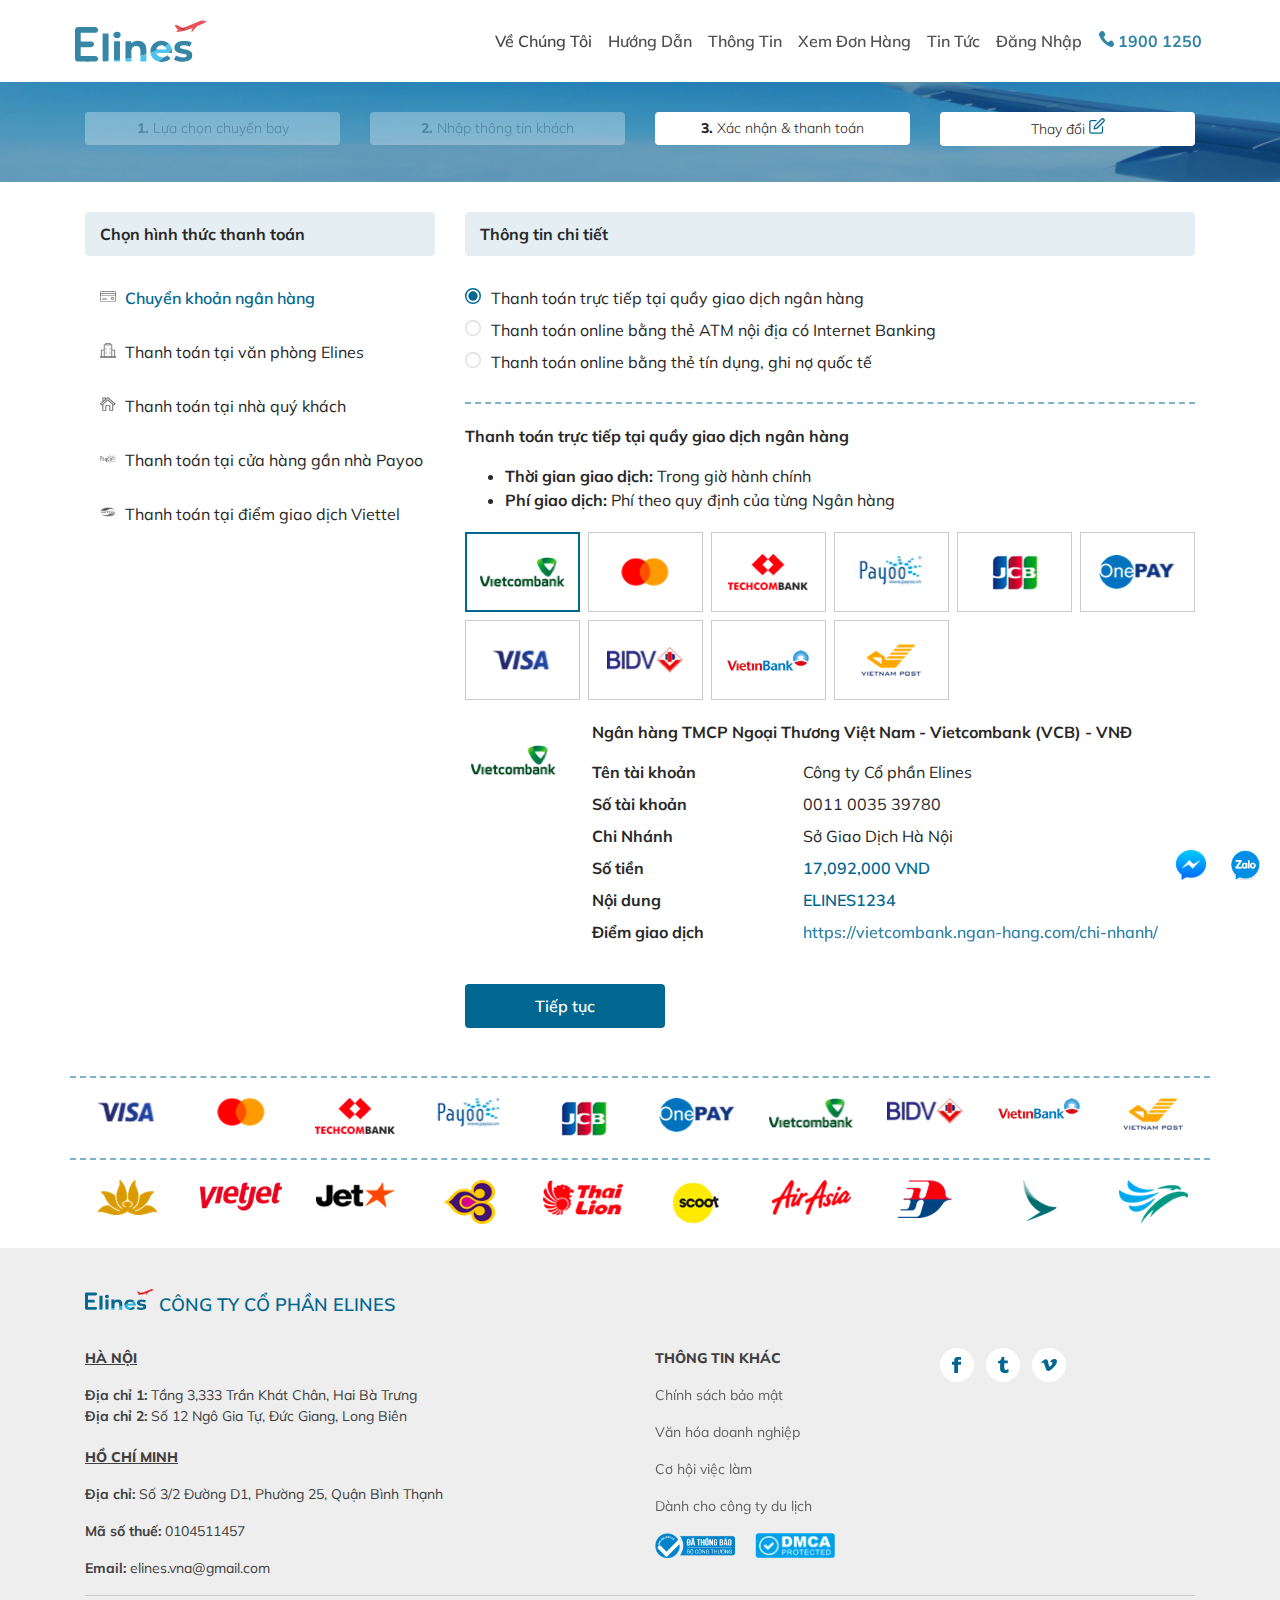
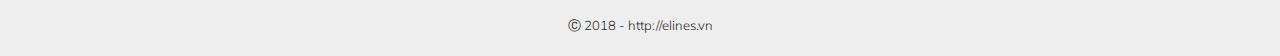
<file: step-select-payment.html>
<!DOCTYPE html>
<html lang="en">
<head>
  <meta http-equiv="Content-Type" content="text/html; charset=utf-8" />
<meta http-equiv="X-UA-Compatible" content="IE=edge">
<meta name="viewport" content="width=device-width, initial-scale=1">
<link rel="icon" href="/static/ico.png">
<title>Elines</title>	
<link href="./2.css" rel="stylesheet"></head>

<body>
    <div class="container">
    <nav class="row navbar navbar-expand-lg navbar-light el-navbar">
    <a class="navbar-brand" href="/">
        <img src="/static/Group 35.svg" class="logo"></a>
    </a>
    <button class="navbar-toggler" type="button" data-toggle="collapse" data-target="#navbarSupportedContent" aria-controls="navbarSupportedContent" aria-expanded="false" aria-label="Toggle navigation">
    <span class="navbar-toggler-icon"></span>
    </button>

    <div class="collapse navbar-collapse" id="navbarSupportedContent">
    <ul class="navbar-nav ml-auto">
        <li class="nav-item active">
            <a class="nav-link" href="#">
                Về Chúng Tôi 
                <span class="sr-only">(current)</span>
            </a>
        </li>
        <li class="nav-item">
            <a class="nav-link" href="#">Hướng Dẫn</a>
        </li>
        <li class="nav-item">
            <a class="nav-link" href="#">Thông Tin</a>
        </li>
        <li class="nav-item">
            <a class="nav-link" href="#">Xem Đơn Hàng</a>
        </li>
        <li class="nav-item">
            <a class="nav-link" href="#">Tin Tức</a>
        </li>
        <li class="nav-item">
            <a class="nav-link" href="#">Đăng Nhập</a>
        </li>
        <li class="nav-item hot-line">
            <a class="nav-link" href="tel:19001250">
                <i class="el-icon el-icon--phone"></i>
                1900 1250
            </a>
        </li>
    </ul>
    </div>
    </nav>
</div>
  <div class="step__hero ">
    <div class="container">
        <div class="row">
            <div class="col-12 col-md-3">
                <div class="step__indicator ">
                    <b class="step--bold">1. </b>
                    Lựa chọn chuyến bay
                </div>
            </div>
            <div class="col-12 col-md-3">
                <div class="step__indicator">
                    <b class="step--bold">2. </b>
                    Nhập thông tin khách
                </div>
            </div>
            <div class="col-12 col-md-3">
                <div class="step__indicator step__indicator--active">
                    <b class="step--bold">3. </b>
                    Xác nhận & thanh toán
                </div>
            </div>
            <div class="col-12 col-md-3">
                <div class="step__indicator step__indicator--active">
                    Thay đổi
                    <i class="el-icon el-icon--edit"></i>
                </div>
            </div>
        </div>
    </div>
    
    
</div>
    <section class="container step__body payment" id="payment-method-group">
    <div class="row">
        <div class="col-lg-4">
            <div class="payment__header">
                Chọn hình thức thanh toán
            </div>
            <div class="payment__method" data-toggle="collapse" data-target="#bank-transfer"  aria-expanded="true">
                <i class="el-icon el-icon--credit-card"></i>
                <i class="el-icon el-icon--credit-card-2"></i>
                Chuyển khoản ngân hàng
            </div>

            <div class="payment__method" data-toggle="collapse" data-target="#payment-at-elines">
                <i class="el-icon el-icon--building"></i>
                <i class="el-icon el-icon--building-2"></i>
                Thanh toán tại văn phòng Elines
            </div>

            <div class="payment__method" data-toggle="collapse" data-target="#payment-at-home">
                <i class="el-icon el-icon--house"></i>
                <i class="el-icon el-icon--house-2"></i>
                Thanh toán tại nhà quý khách
            </div>

            <div class="payment__method" data-toggle="collapse" data-target="#payment-at-payoo">
                <i class="el-icon el-icon--payoo"></i>
                <i class="el-icon el-icon--payoo-2"></i>
                Thanh toán tại cửa hàng gần nhà Payoo
            </div>

            <div class="payment__method" data-toggle="collapse" data-target="#payment-gateway">
                <i class="el-icon el-icon--viettel"></i>
                <i class="el-icon el-icon--viettel-2"></i>
                Thanh toán tại điểm giao dịch Viettel
            </div>
            
        </div>
        <div class="col-lg-8">
            <div class="payment__header">
                Thông tin chi tiết
            </div>
            
<div class="collapse show" id="bank-transfer" data-parent="#payment-method-group">
    <form class="el-form">
        <label class="radiobox mb-2" data-toggle="collapse" data-target="#transfer-at-counter"  aria-expanded="true">
          <input type="radio" class="radiobox__input" name="payment-at-elines" checked="checked">
          <span class="radiobox__label bold">
            Thanh toán trực tiếp tại quầy giao dịch ngân hàng
          </span>
        </label>
        <label class="radiobox mb-2" data-toggle="collapse" data-target="#transfer-by-ATM">
          <input type="radio" class="radiobox__input" name="payment-at-elines">
          <span class="radiobox__label bold">
            Thanh toán online bằng thẻ ATM nội địa có Internet Banking
          </span>
        </label>
        <label class="radiobox mb-2" data-toggle="collapse" data-target="#transfer-by-VISA">
          <input type="radio" class="radiobox__input" name="payment-at-elines">
          <span class="radiobox__label bold">
            Thanh toán online bằng thẻ tín dụng, ghi nợ quốc tế
          </span>
        </label>
    </form>


    <div class="payment__delimiter"></div>

    <div id="transfer-group">
        <div id="transfer-at-counter" class="collapse show" data-parent="#transfer-group">

  <p><b>Thanh toán trực tiếp tại quầy giao dịch ngân hàng</b></p>
  <ul>
    <li>
      <b>Thời gian giao dịch:</b>
      Trong giờ hành chính
    </li>
    <li>
      <b>Phí giao dịch:</b>
      Phí theo quy định của từng Ngân hàng
    </li>
  </ul>
  
  <div class="row no-gutters bank__list">
  <div class="col-4 col-sm-3 col-md-2">
    <img src="/static/payment7.png" class=" bank__logo bank__logo--active"/>
  </div>
  <div class="col-4 col-sm-3 col-md-2">
    <img src="/static/payment2.png" class=" bank__logo"/>
  </div>
  <div class="col-4 col-sm-3 col-md-2">
    <img src="/static/payment3.png" class=" bank__logo"/>
  </div>
  <div class="col-4 col-sm-3 col-md-2">
    <img src="/static/payment4.png" class=" bank__logo"/>
  </div>
  <div class="col-4 col-sm-3 col-md-2">
    <img src="/static/payment5.png" class=" bank__logo"/>
  </div>
  <div class="col-4 col-sm-3 col-md-2">
    <img src="/static/payment6.png" class=" bank__logo"/>
  </div>
  <div class="col-4 col-sm-3 col-md-2">
    <img src="/static/payment1.png" class=" bank__logo"/>
  </div>
  <div class="col-4 col-sm-3 col-md-2">
    <img src="/static/payment8.png" class=" bank__logo"/>
  </div>
  <div class="col-4 col-sm-3 col-md-2">
    <img src="/static/payment9.png" class=" bank__logo"/>
  </div>
  <div class="col-4 col-sm-3 col-md-2">
    <img src="/static/payment10.png" class=" bank__logo"/>
  </div>
</div>
<p></p>

  <div class="row">
  <div class="col-12 col-md-2">
    <img src="/static/payment7.png" class=" bank__logo bank__logo--no-border"/>
  </div>
  <div class="col-12 col-md-10">
    <b>Ngân hàng TMCP Ngoại Thương Việt Nam - Vietcombank (VCB) - VNĐ</b>
    <p></p>
    <div class="row">
      <div class="col-4 mb-2">
        <b>
          Tên tài khoản
        </b>
      </div>
      <div class="col-8 mb-2">
        Công ty Cổ phần Elines
      </div>

      <div class="col-4 mb-2">
        <b>
          Số tài khoản
        </b>
      </div>
      <div class="col-8 mb-2">
        0011 0035 39780
      </div>

      <div class="col-4 mb-2">
        <b>
          Chi Nhánh
        </b>
      </div>
      <div class="col-8 mb-2">
        Sở Giao Dịch Hà Nội
      </div>

      <div class="col-4 mb-2">
        <b>
          Số tiền
        </b>
      </div>
      <div class="col-8 el-text mb-2">
        <span class="semi-bold">17,092,000 VND</span>
      </div>

      <div class="col-4 mb-2">
        <b>
          Nội dung
        </b>
      </div>
      <div class="col-8 el-text mb-2">
        <span class="semi-bold">ELINES1234</span>
      </div>

      <div class="col-4 mb-2">
        <b>
          Điểm giao dịch
        </b>
        <p></p>
    </div>
      <div class="col-8 mb-2">
        <a href="#" class="semi-bold el-text">https://vietcombank.ngan-hang.com/chi-nhanh/</a>
      </div>

    </div>
  </div>
</div>  

<p></p>

</div>
        <div id="transfer-by-ATM" class="collapse" data-parent="#transfer-group">

  <p><b>Thanh toán online bằng thẻ ATM nội địa có Internet Banking</b></p>
  <ul>
    <li>
      <b>Thời gian giao dịch:</b>
      Trong giờ hành chính
    </li>
    <li>
      <b>Phí giao dịch:</b>
      Phí theo quy định của từng Ngân hàng
    </li>
  </ul>
  
  <div class="row no-gutters bank__list">
  <div class="col-4 col-sm-3 col-md-2">
    <img src="/static/payment7.png" class=" bank__logo bank__logo--active"/>
  </div>
  <div class="col-4 col-sm-3 col-md-2">
    <img src="/static/payment2.png" class=" bank__logo"/>
  </div>
  <div class="col-4 col-sm-3 col-md-2">
    <img src="/static/payment3.png" class=" bank__logo"/>
  </div>
  <div class="col-4 col-sm-3 col-md-2">
    <img src="/static/payment4.png" class=" bank__logo"/>
  </div>
  <div class="col-4 col-sm-3 col-md-2">
    <img src="/static/payment5.png" class=" bank__logo"/>
  </div>
  <div class="col-4 col-sm-3 col-md-2">
    <img src="/static/payment6.png" class=" bank__logo"/>
  </div>
  <div class="col-4 col-sm-3 col-md-2">
    <img src="/static/payment1.png" class=" bank__logo"/>
  </div>
  <div class="col-4 col-sm-3 col-md-2">
    <img src="/static/payment8.png" class=" bank__logo"/>
  </div>
  <div class="col-4 col-sm-3 col-md-2">
    <img src="/static/payment9.png" class=" bank__logo"/>
  </div>
  <div class="col-4 col-sm-3 col-md-2">
    <img src="/static/payment10.png" class=" bank__logo"/>
  </div>
</div>
<p></p>

  <div class="row">
  <div class="col-12 col-md-2">
    <img src="/static/payment7.png" class=" bank__logo bank__logo--no-border"/>
  </div>
  <div class="col-12 col-md-10">
    <b>Ngân hàng TMCP Ngoại Thương Việt Nam - Vietcombank (VCB) - VNĐ</b>
    <p></p>
    <div class="row">
      <div class="col-4 mb-2">
        <b>
          Tên tài khoản
        </b>
      </div>
      <div class="col-8 mb-2">
        Công ty Cổ phần Elines
      </div>

      <div class="col-4 mb-2">
        <b>
          Số tài khoản
        </b>
      </div>
      <div class="col-8 mb-2">
        0011 0035 39780
      </div>

      <div class="col-4 mb-2">
        <b>
          Chi Nhánh
        </b>
      </div>
      <div class="col-8 mb-2">
        Sở Giao Dịch Hà Nội
      </div>

      <div class="col-4 mb-2">
        <b>
          Số tiền
        </b>
      </div>
      <div class="col-8 el-text mb-2">
        <span class="semi-bold">17,092,000 VND</span>
      </div>

      <div class="col-4 mb-2">
        <b>
          Nội dung
        </b>
      </div>
      <div class="col-8 el-text mb-2">
        <span class="semi-bold">ELINES1234</span>
      </div>

      <div class="col-4 mb-2">
        <b>
          Điểm giao dịch
        </b>
        <p></p>
    </div>
      <div class="col-8 mb-2">
        <a href="#" class="semi-bold el-text">https://vietcombank.ngan-hang.com/chi-nhanh/</a>
      </div>

    </div>
  </div>
</div>  

<p></p>

</div>
        <div id="transfer-by-VISA" class="collapse" data-parent="#transfer-group">

  <p><b>Thanh toán online bằng thẻ tín dụng, ghi nợ quốc tế</b></p>
  <ul>
    <li>
      <b>Thời gian giao dịch:</b>
      Quý khách có thể thanh toán 24/7
    </li>
    <li>
      <b>Phí giao dịch:</b><br/>
      - Thẻ phát hành tại VN : 2,2% + 3.500 VNĐ <br/>
      - Thẻ phát hành ở nước ngoài : 3,5%
      1% tổng giá trị đơn hàng<br/>
    </li>
  </ul>

  <p>
    <img src="/static/visa-list.png" class="visa__list ml-4"/>
  </p>

</div>
    </div>
    
    
</div>
            <div class="collapse" id="payment-at-elines" data-parent="#payment-method-group">
    <p>Sau khi đặt hàng thành công, Quý khách vui lòng qua văn phòng Elines để thanh toán và nhận vé.</p>

    <ul>
      <li>
        <b>Thời gian giao dịch:</b>
        Từ 8h sáng tới 20h30 hàng ngày
      </li>
      <li>
        <b>Phí giao dịch:</b>
        Miễn phí<br/>
      </li>
    </ul>
    <div class="payment__delimiter"></div>

    <p></p> 
    Vui lòng chọn đúng văn phòng gần địa chỉ nhà của Quý khách
    <p></p> 


    <form class="el-form">
        <p >
        <b>VĂN PHÒNG ELINES TẠI HÀ NỘI</b>
      </p>

        <label class="radiobox mb-2">
          <input type="radio" class="radiobox__input" name="payment-at-elines" checked="checked">
          <span class="radiobox__label bold">
            Địa chỉ 1: Tầng 3, 333 Trần Khát Chân, Hai Bà Trưng, Hà Nội
          </span>
        </label>

        <label class="radiobox mb-2">
          <input type="radio" class="radiobox__input" name="payment-at-elines">
          <span class="radiobox__label bold">
            Địa chỉ 2 : Số 12 Ngô Gia Tự, Đức Giang, Long Biên, Hà Nội
          </span>
        </label>

        <p></p>

        <p>
        <b>VĂN PHÒNG ELINES TẠI TP.HỒ CHÍ MINH</b>
      </p>

        <label class="radiobox mb-2">
          <input type="radio" class="radiobox__input" name="payment-at-elines">
          <span class="radiobox__label bold">
            Địa chỉ: : Số 3/2 Đường D1, Phường 25, Quận Bình Thạnh, TP Hồ Chí Minh 
          </span>
        </label>

        <p></p>

    </form>

    <img src="/static/homepage/map.png" class="w-100"/>

</div>


            <div class="collapse" id="payment-at-home" data-parent="#payment-method-group">
  <p>Nhân viên Elines sẽ giao vé và thu tiền tại địa chỉ khách hàng cung cấp</p>

  <ul>
    <li>
      <b>Thời gian giao dịch:</b>
      Trong giờ hành chính
    </li>
    <li>
      <b>Phí giao dịch:</b><br/>
      - Dưới 7Km tính từ văn phòng Elines: 20.000 (Vnđ)<br/>
      - Trên 7Km tính từ văn phòng Elines: 50.000 (Vnđ)<br/>
    </li>
  </ul>

  <div class="payment__delimiter"></div>

  Quý khách vui lòng điền đầy đủ thông tin địa chỉ để nhân viên ELINES giao vé và thu tiền.
  <p></p>

  <span class="text-danger">
    Quý khách lưu ý: Hình thức thanh toán này chỉ áp dụng cho các địa chỉ tại khu vực nội thành Hà Nội và Tp Hồ Chí Minh.
  </span>
  <p></p>
  <p></p>

  <form class="el-form mb-5">
    <div class="form-row">

      <div class="form-group col-md-6 no-wrap">
        <label for="fullName" require>Tên người nhận</label>
        <input type="text" class="form-control" id="fullName" placeholder="Nguyễn Văn A">
      </div>

      <div class="form-group col-md-4 no-wrap">
        <label for="tel" require>Điện thoại di động</label>
        <input type="tel" class="form-control" id="tel" placeholder="0987654321">
      </div>

      <div class="form-group col-md-6 no-wrap">
        <label for="address" require>Địa chỉ</label>
        <input type="text" class="form-control" id="address" placeholder="Điền địa chỉ">
      </div>

      <div class="form-group col-md-6 no-wrap">
        <label for="ward" require>Phường / Xã</label>
        <input type="text" class="form-control" id="ward" placeholder="Phường">
      </div>

      <div class="form-group col-md-6 no-wrap">
        <label for="district" require>Quận</label>
        <input type="text" class="form-control" id="district" placeholder="Quận">
      </div>

      <div class="form-group col-md-6 no-wrap">
        <label for="city" require>Thành phố</label>
        <input type="text" class="form-control" id="city" placeholder="Thành phố">
      </div>

      <div class="form-group col-md-6 no-wrap">
        <label for="fee"> 
          <b>Phí giao hàng</b>
        </label>
        <input type="text" class="form-control el-text" id="fee" placeholder="phí giao hàng" value="20,000VNĐ đến 50,000 VNĐ" readonly="true">
      </div>

      <div class="form-group col-md-6 no-wrap">
        <label for="coupon" >Mã giảm giá</label>
        <input type="text" class="form-control" id="coupon" placeholder="">
      </div>

    </div>
  </form>

</div>
            <div class="collapse" id="payment-at-payoo" data-parent="#payment-method-group">

  <p>Phù hợp với các giao dịch ngày nghỉ, lễ và ngoài giờ hành chính</p>

  <ul>
    <li>
      <b>Thời gian giao dịch:</b>
      Theo thời gian quy định của cửa hàng, <b>Vinmart + đến 22h, K+ trực 24/7</b>
    </li>
    <li>
      <b>Phí giao dịch:</b>
      1% tổng giá trị đơn hàng + 5000 vnđ<br/>
    </li>
    <li>
      <b>Địa điểm giao dịch:</b>
      Xem danh sách các điểm giao dịch gần nhà bạn <span class="text-danger"><u><b>tại đây</b></u></span><br/>
    </li>
  </ul>

  <p></p>

  <div class="row no-gutters payoo__list">
  <div class="col-4 col-sm-3 col-md-2">
    <img src="/static/Payoo-logo1.jpg" class="payoo__logo"/>
  </div>
  <div class="col-4 col-sm-3 col-md-2">
    <img src="/static/Payoo-logo2.jpg" class="payoo__logo"/>
  </div>
  <div class="col-4 col-sm-3 col-md-2">
    <img src="/static/Payoo-logo3.jpg" class="payoo__logo"/>
  </div>
  <div class="col-4 col-sm-3 col-md-2">
    <img src="/static/Payoo-logo4.jpg" class="payoo__logo"/>
  </div>
  <div class="col-4 col-sm-3 col-md-2">
    <img src="/static/Payoo-logo5.jpg" class="payoo__logo"/>
  </div>
  <div class="col-4 col-sm-3 col-md-2">
    <img src="/static/Payoo-logo6.jpg" class="payoo__logo"/>
  </div>
  <div class="col-4 col-sm-3 col-md-2">
    <img src="/static/Payoo-logo7.jpg" class="payoo__logo"/>
  </div>
  <div class="col-4 col-sm-3 col-md-2">
    <img src="/static/Payoo-logo8.jpg" class="payoo__logo"/>
  </div>
  <div class="col-4 col-sm-3 col-md-2">
    <img src="/static/Payoo-logo9.jpg" class="payoo__logo"/>
  </div>
  <div class="col-4 col-sm-3 col-md-2">
    <img src="/static/Payoo-logo10.jpg" class="payoo__logo"/>
  </div>
  <div class="col-4 col-sm-3 col-md-2">
    <img src="/static/Payoo-logo11.jpg" class="payoo__logo"/>
  </div>
  <div class="col-4 col-sm-3 col-md-2">
    <img src="/static/Payoo-logo12.jpg" class="payoo__logo"/>
  </div>
  <div class="col-4 col-sm-3 col-md-2">
    <img src="/static/Payoo-logo13.jpg" class="payoo__logo"/>
  </div>
  <div class="col-4 col-sm-3 col-md-2">
    <img src="/static/Payoo-logo14.jpg" class="payoo__logo"/>
  </div>
  <div class="col-4 col-sm-3 col-md-2">
    <img src="/static/Payoo-logo15.jpg" class="payoo__logo"/>
  </div>
  <div class="col-4 col-sm-3 col-md-2">
    <img src="/static/Payoo-logo16.jpg" class="payoo__logo"/>
  </div>
  <div class="col-4 col-sm-3 col-md-2">
    <img src="/static/Payoo-logo17.jpg" class="payoo__logo"/>
  </div>
  <div class="col-4 col-sm-3 col-md-2">
    <img src="/static/Payoo-logo18.jpg" class="payoo__logo"/>
  </div>
</div>
<p></p>

</div>
            <div class="collapse" id="payment-gateway" data-parent="#payment-method-group">

  <p>Phù hợp với các giao dịch ngày nghỉ, lễ và ngoài giờ hành chính</p>

  <ul>
    <li>
      <b>Thời gian giao dịch:</b>
      Từ 8h sáng tới 20h30 hàng ngày tất cả các ngày trong tuần (Cả ngày lễ, thứ 7, Chủ nhật)
    </li>
    <li>
      <b>Phí giao dịch:</b>
      Phí theo biểu phí của viettel<br/>
    </li>
    <li>
      <b>Địa điểm giao dịch:</b>
      Xem danh sách các điểm giao dịch gần nhà bạn <span class="text-danger"><u><b>tại đây</b></u></span><br/>
    </li>
  </ul>

    <div class="payment__delimiter"></div>

    <p></p>
    Khi thanh toán vé máy bay cho Elines, Quý khách vui lòng nhập đầy đủ thông tin như sau:
    <p></p>

    <b>Ngân hàng Quân đội - MBBank </b> <br/>
    <b>Chi Nhánh Hoàn Kiếm Hà Nội </b> <br/>
    Tên tài khoản : <b>Công ty Cổ phần Elines</b> <br/>
    Số tài khoản : <b>0761100258006</b> <br/>

    <br/>
</div>
            <div class="mb-3"></div>
            <button type="button" class="btn el-button el-button--primary el-button--large" data-dismiss="modal">Tiếp tục</button>
        </div>

    </div>
    
    <div class="mb-5"></div>
</section>	
  <section class="partners">
  <div class="container">
    <div class="row partners__delimiter">
      <div class="col-4 col-sm-2 col-lg text-center">
        <img src="/static/payment1.png" class="partners__logo"/>
      </div>
      <div class="col-4 col-sm-2 col-lg text-center">
        <img src="/static/payment2.png" class="partners__logo"/>
      </div>
      <div class="col-4 col-sm-2 col-lg text-center">
        <img src="/static/payment3.png" class="partners__logo"/>
      </div>
      <div class="col-4 col-sm-2 col-lg text-center">
        <img src="/static/payment4.png" class="partners__logo"/>
      </div>
      <div class="col-4 col-sm-2 col-lg text-center">
        <img src="/static/payment5.png" class="partners__logo"/>
      </div>
      <div class="col-4 col-sm-2 col-lg text-center">
        <img src="/static/payment6.png" class="partners__logo"/>
      </div>
      <div class="col-4 col-sm-2 col-lg text-center">
        <img src="/static/payment7.png" class="partners__logo"/>
      </div>
      <div class="col-4 col-sm-2 col-lg text-center">
        <img src="/static/payment8.png" class="partners__logo"/>
      </div>
      <div class="col-4 col-sm-2 col-lg text-center">
        <img src="/static/payment9.png" class="partners__logo"/>
      </div>
      <div class="col-4 col-sm-2 col-lg text-center">
        <img src="/static/payment10.png" class="partners__logo"/>
      </div>
    </div>
    <div class="row partners__delimiter">
      <div class="col-4 col-sm-2 col-lg text-center">
        <img src="/static/9.png" class="partners__logo"/>
      </div>
      <div class="col-4 col-sm-2 col-lg text-center">
        <img src="/static/10.png" class="partners__logo"/>
      </div>
      <div class="col-4 col-sm-2 col-lg text-center">
        <img src="/static/8.png" class="partners__logo"/>
      </div>
      <div class="col-4 col-sm-2 col-lg text-center">
        <img src="/static/1.png" class="partners__logo"/>
      </div>
      <div class="col-4 col-sm-2 col-lg text-center">
        <img src="/static/7.png" class="partners__logo"/>
      </div>
      <div class="col-4 col-sm-2 col-lg text-center">
        <img src="/static/6.png" class="partners__logo"/>
      </div>
      <div class="col-4 col-sm-2 col-lg text-center">
        <img src="/static/5.png" class="partners__logo"/>
      </div>
      <div class="col-4 col-sm-2 col-lg text-center">
        <img src="/static/4.png" class="partners__logo"/>
      </div>
      <div class="col-4 col-sm-2 col-lg text-center">
        <img src="/static/3.png" class="partners__logo"/>
      </div>
      <div class="col-4 col-sm-2 col-lg text-center">
        <img src="/static/2.png" class="partners__logo"/>
      </div>
    </div>
  </div>
</section>
  <section class="footer">
    <div class="container">
        <div class="row">
            <div class="col-md-6">
                <div class="footer__brand">
                    <img src="/static/Group 35.svg" class="footer__logo">
                    CÔNG TY CỔ PHẦN ELINES
                </div>
            </div>
      <div class="col-md-3 ml-auto">
        
      </div>
        </div>
        <div class="row">
            <div class="col-md-6">
                <p class="footer__title">
                    <u>Hà Nội</u>
                </p>
                <p>
                    <b>Địa chỉ 1: </b>
                    Tầng 3,333 Trần Khát Chân, Hai Bà Trưng 
                    <br/>
                    <b>Địa chỉ 2: </b>
                    Số 12 Ngô Gia Tự, Đức Giang, Long Biên
                </p>
                <p class="footer__title">
                    <u>Hồ Chí Minh</u>
                </p>
                <p>
                    <b>Địa chỉ: </b>
                    Số 3/2 Đường D1, Phường 25, Quận Bình Thạnh
                </p>
                <p>
                    <b>
                        Mã số thuế:
                    </b>
                    0104511457
                </p>
                <p>
                    <b>
                        Email:
                    </b>
                    elines.vna@gmail.com
                </p>
            </div>
            <div class="col-md-3">
                <p class="footer__title">
                    Thông tin khác
                </p>
                <p>
                    <a href="#">
                        Chính sách bảo mật
                    </a>
                </p>
                <p>
                    <a href="#">
                        Văn hóa doanh nghiệp
                    </a>
                </p>
                <p>
                    <a href="#">
                        Cơ hội việc làm
                    </a>
                </p>
                <p>
                    <a href="#">
                        Dành cho công ty du lịch
                    </a>
                </p>
                <div class="footer__verification">
          <img src="/static/bocongthuong.png" class="mr-3">
          <img src="/static/dmca.png" class="mr-3">
        </div>
            </div>
            <div class="col-md-3">
                <img src="/static/ico fb.svg" class="mr-2 mb-2"/>
        <img src="/static/ico tumblt.svg" class="mr-2 mb-2"/>
        <img src="/static/ico vimeo.svg" class="mr-2 mb-2"/>
      </div>
        </div>
        <div class="footer__copyright text-center">
            Ⓒ 2018 - http://elines.vn
        </div>
    </div>
</section>
  <section class="support">
    <img src="/static/Facebook_Messenger.png"	class="support__icon"/>
    <img src="/static/Zalo.png"	class="support__icon"/>
</section>
<script type="text/javascript" src="./runtime.aa5c91d4046cff05273b.bundle.js"></script><script type="text/javascript" src="./vendors.594510b8979afe9abc97.bundle.js"></script><script type="text/javascript" src="./client.2508cff571b46f03270f.bundle.js"></script><script type="text/javascript" src="./vendor.c9463f8b853c97f2eb1a.bundle.js"></script></body>
</file>
<file: 2.css>
@import url(https://fonts.googleapis.com/css?family=Muli:300,400,600,700,800&subset=vietnamese);
/*!
 * Bootstrap v4.3.1 (https://getbootstrap.com/)
 * Copyright 2011-2019 The Bootstrap Authors
 * Copyright 2011-2019 Twitter, Inc.
 * Licensed under MIT (https://github.com/twbs/bootstrap/blob/master/LICENSE)
 */:root{--blue:#007bff;--breakpoint-lg:992px;--breakpoint-md:768px;--breakpoint-sm:576px;--breakpoint-xl:1200px;--breakpoint-xs:0;--cyan:#17a2b8;--danger:#dc3545;--dark:#343a40;--font-family-monospace:SFMono-Regular,Menlo,Monaco,Consolas,"Liberation Mono","Courier New",monospace;--font-family-sans-serif:-apple-system,BlinkMacSystemFont,"Segoe UI",Roboto,"Helvetica Neue",Arial,"Noto Sans",sans-serif,"Apple Color Emoji","Segoe UI Emoji","Segoe UI Symbol","Noto Color Emoji";--gray:#6c757d;--gray-dark:#343a40;--green:#28a745;--indigo:#6610f2;--info:#17a2b8;--light:#f8f9fa;--orange:#fd7e14;--pink:#e83e8c;--primary:#007bff;--purple:#6f42c1;--red:#dc3545;--secondary:#6c757d;--success:#28a745;--teal:#20c997;--warning:#ffc107;--white:#fff;--yellow:#ffc107}*,:after,:before{-webkit-box-sizing:border-box;box-sizing:border-box}html{-webkit-tap-highlight-color:rgba(0,0,0,0);-webkit-text-size-adjust:100%;font-family:sans-serif;line-height:1.15}article,aside,figcaption,figure,footer,header,hgroup,main,nav,section{display:block}body{background-color:#fff;color:#212529;font-family:-apple-system,BlinkMacSystemFont,Segoe UI,Roboto,Helvetica Neue,Arial,Noto Sans,sans-serif,Apple Color Emoji,Segoe UI Emoji,Segoe UI Symbol,Noto Color Emoji;font-size:1rem;font-weight:400;line-height:1.5;margin:0;text-align:left}[tabindex="-1"]:focus{outline:0!important}hr{-webkit-box-sizing:content-box;box-sizing:content-box;height:0;overflow:visible}h1,h2,h3,h4,h5,h6{margin-bottom:.5rem;margin-top:0}p{margin-bottom:1rem;margin-top:0}abbr[data-original-title],abbr[title]{-webkit-text-decoration:underline dotted;-webkit-text-decoration-skip-ink:none;border-bottom:0;cursor:help;text-decoration:underline;text-decoration:underline dotted;text-decoration-skip-ink:none}address{font-style:normal;line-height:inherit}address,dl,ol,ul{margin-bottom:1rem}dl,ol,ul{margin-top:0}ol ol,ol ul,ul ol,ul ul{margin-bottom:0}dt{font-weight:700}dd{margin-bottom:.5rem;margin-left:0}blockquote{margin:0 0 1rem}b,strong{font-weight:bolder}small{font-size:80%}sub,sup{font-size:75%;line-height:0;position:relative;vertical-align:baseline}sub{bottom:-.25em}sup{top:-.5em}a{background-color:transparent;color:#007bff;text-decoration:none}a:hover{color:#0056b3;text-decoration:underline}a:not([href]):not([tabindex]),a:not([href]):not([tabindex]):focus,a:not([href]):not([tabindex]):hover{color:inherit;text-decoration:none}a:not([href]):not([tabindex]):focus{outline:0}code,kbd,pre,samp{font-family:SFMono-Regular,Menlo,Monaco,Consolas,Liberation Mono,Courier New,monospace;font-size:1em}pre{margin-bottom:1rem;margin-top:0;overflow:auto}figure{margin:0 0 1rem}img{border-style:none}img,svg{vertical-align:middle}svg{overflow:hidden}table{border-collapse:collapse}caption{caption-side:bottom;color:#6c757d;padding-bottom:.75rem;padding-top:.75rem;text-align:left}th{text-align:inherit}label{display:inline-block;margin-bottom:.5rem}button{border-radius:0}button:focus{outline:1px dotted;outline:5px auto -webkit-focus-ring-color}button,input,optgroup,select,textarea{font-family:inherit;font-size:inherit;line-height:inherit;margin:0}button,input{overflow:visible}button,select{text-transform:none}select{word-wrap:normal}[type=button],[type=reset],[type=submit],button{-webkit-appearance:button}[type=button]:not(:disabled),[type=reset]:not(:disabled),[type=submit]:not(:disabled),button:not(:disabled){cursor:pointer}[type=button]::-moz-focus-inner,[type=reset]::-moz-focus-inner,[type=submit]::-moz-focus-inner,button::-moz-focus-inner{border-style:none;padding:0}input[type=checkbox],input[type=radio]{-webkit-box-sizing:border-box;box-sizing:border-box;padding:0}input[type=date],input[type=datetime-local],input[type=month],input[type=time]{-webkit-appearance:listbox}textarea{overflow:auto;resize:vertical}fieldset{border:0;margin:0;min-width:0;padding:0}legend{color:inherit;display:block;font-size:1.5rem;line-height:inherit;margin-bottom:.5rem;max-width:100%;padding:0;white-space:normal;width:100%}progress{vertical-align:baseline}[type=number]::-webkit-inner-spin-button,[type=number]::-webkit-outer-spin-button{height:auto}[type=search]{-webkit-appearance:none;outline-offset:-2px}[type=search]::-webkit-search-decoration{-webkit-appearance:none}::-webkit-file-upload-button{-webkit-appearance:button;font:inherit}output{display:inline-block}summary{cursor:pointer;display:list-item}template{display:none}[hidden]{display:none!important}.h1,.h2,.h3,.h4,.h5,.h6,h1,h2,h3,h4,h5,h6{font-weight:500;line-height:1.2;margin-bottom:.5rem}.h1,h1{font-size:2.5rem}.h2,h2{font-size:2rem}.h3,h3{font-size:1.75rem}.h4,h4{font-size:1.5rem}.h5,h5{font-size:1.25rem}.h6,h6{font-size:1rem}.lead{font-size:1.25rem;font-weight:300}.display-1{font-size:6rem}.display-1,.display-2{font-weight:300;line-height:1.2}.display-2{font-size:5.5rem}.display-3{font-size:4.5rem}.display-3,.display-4{font-weight:300;line-height:1.2}.display-4{font-size:3.5rem}hr{border:0;border-top:1px solid rgba(0,0,0,.1);margin-bottom:1rem;margin-top:1rem}.small,small{font-size:80%;font-weight:400}.mark,mark{background-color:#fcf8e3;padding:.2em}.list-inline,.list-unstyled{list-style:none;padding-left:0}.list-inline-item{display:inline-block}.list-inline-item:not(:last-child){margin-right:.5rem}.initialism{font-size:90%;text-transform:uppercase}.blockquote{font-size:1.25rem;margin-bottom:1rem}.blockquote-footer{color:#6c757d;display:block;font-size:80%}.blockquote-footer:before{content:"\2014\A0"}.img-fluid,.img-thumbnail{height:auto;max-width:100%}.img-thumbnail{background-color:#fff;border:1px solid #dee2e6;border-radius:.25rem;padding:.25rem}.figure{display:inline-block}.figure-img{line-height:1;margin-bottom:.5rem}.figure-caption{color:#6c757d;font-size:90%}code{color:#e83e8c;font-size:87.5%;word-break:break-word}a>code{color:inherit}kbd{background-color:#212529;border-radius:.2rem;color:#fff;font-size:87.5%;padding:.2rem .4rem}kbd kbd{font-size:100%;font-weight:700;padding:0}pre{color:#212529;display:block;font-size:87.5%}pre code{color:inherit;font-size:inherit;word-break:normal}.pre-scrollable{max-height:340px;overflow-y:scroll}.container{margin-left:auto;margin-right:auto;padding-left:15px;padding-right:15px;width:100%}@media (min-width:576px){.container{max-width:540px}}@media (min-width:768px){.container{max-width:720px}}@media (min-width:992px){.container{max-width:960px}}@media (min-width:1200px){.container{max-width:1140px}}.container-fluid{margin-left:auto;margin-right:auto;padding-left:15px;padding-right:15px;width:100%}.row{-ms-flex-wrap:wrap;display:-webkit-box;display:-ms-flexbox;display:flex;flex-wrap:wrap;margin-left:-15px;margin-right:-15px}.no-gutters{margin-left:0;margin-right:0}.no-gutters>.col,.no-gutters>[class*=col-]{padding-left:0;padding-right:0}.col,.col-1,.col-2,.col-3,.col-4,.col-5,.col-6,.col-7,.col-8,.col-9,.col-10,.col-11,.col-12,.col-auto,.col-lg,.col-lg-1,.col-lg-2,.col-lg-3,.col-lg-4,.col-lg-5,.col-lg-6,.col-lg-7,.col-lg-8,.col-lg-9,.col-lg-10,.col-lg-11,.col-lg-12,.col-lg-auto,.col-md,.col-md-1,.col-md-2,.col-md-3,.col-md-4,.col-md-5,.col-md-6,.col-md-7,.col-md-8,.col-md-9,.col-md-10,.col-md-11,.col-md-12,.col-md-auto,.col-sm,.col-sm-1,.col-sm-2,.col-sm-3,.col-sm-4,.col-sm-5,.col-sm-6,.col-sm-7,.col-sm-8,.col-sm-9,.col-sm-10,.col-sm-11,.col-sm-12,.col-sm-auto,.col-xl,.col-xl-1,.col-xl-2,.col-xl-3,.col-xl-4,.col-xl-5,.col-xl-6,.col-xl-7,.col-xl-8,.col-xl-9,.col-xl-10,.col-xl-11,.col-xl-12,.col-xl-auto{padding-left:15px;padding-right:15px;position:relative;width:100%}.col{-ms-flex-positive:1;-ms-flex-preferred-size:0;-webkit-box-flex:1;flex-basis:0;flex-grow:1;max-width:100%}.col-auto{-ms-flex:0 0 auto;flex:0 0 auto;max-width:100%;width:auto}.col-1,.col-auto{-webkit-box-flex:0}.col-1{-ms-flex:0 0 8.33333%;flex:0 0 8.33333%;max-width:8.33333%}.col-2{-ms-flex:0 0 16.66667%;flex:0 0 16.66667%;max-width:16.66667%}.col-2,.col-3{-webkit-box-flex:0}.col-3{-ms-flex:0 0 25%;flex:0 0 25%;max-width:25%}.col-4{-ms-flex:0 0 33.33333%;flex:0 0 33.33333%;max-width:33.33333%}.col-4,.col-5{-webkit-box-flex:0}.col-5{-ms-flex:0 0 41.66667%;flex:0 0 41.66667%;max-width:41.66667%}.col-6{-ms-flex:0 0 50%;flex:0 0 50%;max-width:50%}.col-6,.col-7{-webkit-box-flex:0}.col-7{-ms-flex:0 0 58.33333%;flex:0 0 58.33333%;max-width:58.33333%}.col-8{-ms-flex:0 0 66.66667%;flex:0 0 66.66667%;max-width:66.66667%}.col-8,.col-9{-webkit-box-flex:0}.col-9{-ms-flex:0 0 75%;flex:0 0 75%;max-width:75%}.col-10{-ms-flex:0 0 83.33333%;flex:0 0 83.33333%;max-width:83.33333%}.col-10,.col-11{-webkit-box-flex:0}.col-11{-ms-flex:0 0 91.66667%;flex:0 0 91.66667%;max-width:91.66667%}.col-12{-ms-flex:0 0 100%;-webkit-box-flex:0;flex:0 0 100%;max-width:100%}.order-first{-ms-flex-order:-1;-webkit-box-ordinal-group:0;order:-1}.order-last{-ms-flex-order:13;-webkit-box-ordinal-group:14;order:13}.order-0{-ms-flex-order:0;-webkit-box-ordinal-group:1;order:0}.order-1{-ms-flex-order:1;-webkit-box-ordinal-group:2;order:1}.order-2{-ms-flex-order:2;-webkit-box-ordinal-group:3;order:2}.order-3{-ms-flex-order:3;-webkit-box-ordinal-group:4;order:3}.order-4{-ms-flex-order:4;-webkit-box-ordinal-group:5;order:4}.order-5{-ms-flex-order:5;-webkit-box-ordinal-group:6;order:5}.order-6{-ms-flex-order:6;-webkit-box-ordinal-group:7;order:6}.order-7{-ms-flex-order:7;-webkit-box-ordinal-group:8;order:7}.order-8{-ms-flex-order:8;-webkit-box-ordinal-group:9;order:8}.order-9{-ms-flex-order:9;-webkit-box-ordinal-group:10;order:9}.order-10{-ms-flex-order:10;-webkit-box-ordinal-group:11;order:10}.order-11{-ms-flex-order:11;-webkit-box-ordinal-group:12;order:11}.order-12{-ms-flex-order:12;-webkit-box-ordinal-group:13;order:12}.offset-1{margin-left:8.33333%}.offset-2{margin-left:16.66667%}.offset-3{margin-left:25%}.offset-4{margin-left:33.33333%}.offset-5{margin-left:41.66667%}.offset-6{margin-left:50%}.offset-7{margin-left:58.33333%}.offset-8{margin-left:66.66667%}.offset-9{margin-left:75%}.offset-10{margin-left:83.33333%}.offset-11{margin-left:91.66667%}@media (min-width:576px){.col-sm{-ms-flex-positive:1;-ms-flex-preferred-size:0;-webkit-box-flex:1;flex-basis:0;flex-grow:1;max-width:100%}.col-sm-auto{-ms-flex:0 0 auto;-webkit-box-flex:0;flex:0 0 auto;max-width:100%;width:auto}.col-sm-1{-ms-flex:0 0 8.33333%;-webkit-box-flex:0;flex:0 0 8.33333%;max-width:8.33333%}.col-sm-2{-ms-flex:0 0 16.66667%;-webkit-box-flex:0;flex:0 0 16.66667%;max-width:16.66667%}.col-sm-3{-ms-flex:0 0 25%;-webkit-box-flex:0;flex:0 0 25%;max-width:25%}.col-sm-4{-ms-flex:0 0 33.33333%;-webkit-box-flex:0;flex:0 0 33.33333%;max-width:33.33333%}.col-sm-5{-ms-flex:0 0 41.66667%;-webkit-box-flex:0;flex:0 0 41.66667%;max-width:41.66667%}.col-sm-6{-ms-flex:0 0 50%;-webkit-box-flex:0;flex:0 0 50%;max-width:50%}.col-sm-7{-ms-flex:0 0 58.33333%;-webkit-box-flex:0;flex:0 0 58.33333%;max-width:58.33333%}.col-sm-8{-ms-flex:0 0 66.66667%;-webkit-box-flex:0;flex:0 0 66.66667%;max-width:66.66667%}.col-sm-9{-ms-flex:0 0 75%;-webkit-box-flex:0;flex:0 0 75%;max-width:75%}.col-sm-10{-ms-flex:0 0 83.33333%;-webkit-box-flex:0;flex:0 0 83.33333%;max-width:83.33333%}.col-sm-11{-ms-flex:0 0 91.66667%;-webkit-box-flex:0;flex:0 0 91.66667%;max-width:91.66667%}.col-sm-12{-ms-flex:0 0 100%;-webkit-box-flex:0;flex:0 0 100%;max-width:100%}.order-sm-first{-ms-flex-order:-1;-webkit-box-ordinal-group:0;order:-1}.order-sm-last{-ms-flex-order:13;-webkit-box-ordinal-group:14;order:13}.order-sm-0{-ms-flex-order:0;-webkit-box-ordinal-group:1;order:0}.order-sm-1{-ms-flex-order:1;-webkit-box-ordinal-group:2;order:1}.order-sm-2{-ms-flex-order:2;-webkit-box-ordinal-group:3;order:2}.order-sm-3{-ms-flex-order:3;-webkit-box-ordinal-group:4;order:3}.order-sm-4{-ms-flex-order:4;-webkit-box-ordinal-group:5;order:4}.order-sm-5{-ms-flex-order:5;-webkit-box-ordinal-group:6;order:5}.order-sm-6{-ms-flex-order:6;-webkit-box-ordinal-group:7;order:6}.order-sm-7{-ms-flex-order:7;-webkit-box-ordinal-group:8;order:7}.order-sm-8{-ms-flex-order:8;-webkit-box-ordinal-group:9;order:8}.order-sm-9{-ms-flex-order:9;-webkit-box-ordinal-group:10;order:9}.order-sm-10{-ms-flex-order:10;-webkit-box-ordinal-group:11;order:10}.order-sm-11{-ms-flex-order:11;-webkit-box-ordinal-group:12;order:11}.order-sm-12{-ms-flex-order:12;-webkit-box-ordinal-group:13;order:12}.offset-sm-0{margin-left:0}.offset-sm-1{margin-left:8.33333%}.offset-sm-2{margin-left:16.66667%}.offset-sm-3{margin-left:25%}.offset-sm-4{margin-left:33.33333%}.offset-sm-5{margin-left:41.66667%}.offset-sm-6{margin-left:50%}.offset-sm-7{margin-left:58.33333%}.offset-sm-8{margin-left:66.66667%}.offset-sm-9{margin-left:75%}.offset-sm-10{margin-left:83.33333%}.offset-sm-11{margin-left:91.66667%}}@media (min-width:768px){.col-md{-ms-flex-positive:1;-ms-flex-preferred-size:0;-webkit-box-flex:1;flex-basis:0;flex-grow:1;max-width:100%}.col-md-auto{-ms-flex:0 0 auto;-webkit-box-flex:0;flex:0 0 auto;max-width:100%;width:auto}.col-md-1{-ms-flex:0 0 8.33333%;-webkit-box-flex:0;flex:0 0 8.33333%;max-width:8.33333%}.col-md-2{-ms-flex:0 0 16.66667%;-webkit-box-flex:0;flex:0 0 16.66667%;max-width:16.66667%}.col-md-3{-ms-flex:0 0 25%;-webkit-box-flex:0;flex:0 0 25%;max-width:25%}.col-md-4{-ms-flex:0 0 33.33333%;-webkit-box-flex:0;flex:0 0 33.33333%;max-width:33.33333%}.col-md-5{-ms-flex:0 0 41.66667%;-webkit-box-flex:0;flex:0 0 41.66667%;max-width:41.66667%}.col-md-6{-ms-flex:0 0 50%;-webkit-box-flex:0;flex:0 0 50%;max-width:50%}.col-md-7{-ms-flex:0 0 58.33333%;-webkit-box-flex:0;flex:0 0 58.33333%;max-width:58.33333%}.col-md-8{-ms-flex:0 0 66.66667%;-webkit-box-flex:0;flex:0 0 66.66667%;max-width:66.66667%}.col-md-9{-ms-flex:0 0 75%;-webkit-box-flex:0;flex:0 0 75%;max-width:75%}.col-md-10{-ms-flex:0 0 83.33333%;-webkit-box-flex:0;flex:0 0 83.33333%;max-width:83.33333%}.col-md-11{-ms-flex:0 0 91.66667%;-webkit-box-flex:0;flex:0 0 91.66667%;max-width:91.66667%}.col-md-12{-ms-flex:0 0 100%;-webkit-box-flex:0;flex:0 0 100%;max-width:100%}.order-md-first{-ms-flex-order:-1;-webkit-box-ordinal-group:0;order:-1}.order-md-last{-ms-flex-order:13;-webkit-box-ordinal-group:14;order:13}.order-md-0{-ms-flex-order:0;-webkit-box-ordinal-group:1;order:0}.order-md-1{-ms-flex-order:1;-webkit-box-ordinal-group:2;order:1}.order-md-2{-ms-flex-order:2;-webkit-box-ordinal-group:3;order:2}.order-md-3{-ms-flex-order:3;-webkit-box-ordinal-group:4;order:3}.order-md-4{-ms-flex-order:4;-webkit-box-ordinal-group:5;order:4}.order-md-5{-ms-flex-order:5;-webkit-box-ordinal-group:6;order:5}.order-md-6{-ms-flex-order:6;-webkit-box-ordinal-group:7;order:6}.order-md-7{-ms-flex-order:7;-webkit-box-ordinal-group:8;order:7}.order-md-8{-ms-flex-order:8;-webkit-box-ordinal-group:9;order:8}.order-md-9{-ms-flex-order:9;-webkit-box-ordinal-group:10;order:9}.order-md-10{-ms-flex-order:10;-webkit-box-ordinal-group:11;order:10}.order-md-11{-ms-flex-order:11;-webkit-box-ordinal-group:12;order:11}.order-md-12{-ms-flex-order:12;-webkit-box-ordinal-group:13;order:12}.offset-md-0{margin-left:0}.offset-md-1{margin-left:8.33333%}.offset-md-2{margin-left:16.66667%}.offset-md-3{margin-left:25%}.offset-md-4{margin-left:33.33333%}.offset-md-5{margin-left:41.66667%}.offset-md-6{margin-left:50%}.offset-md-7{margin-left:58.33333%}.offset-md-8{margin-left:66.66667%}.offset-md-9{margin-left:75%}.offset-md-10{margin-left:83.33333%}.offset-md-11{margin-left:91.66667%}}@media (min-width:992px){.col-lg{-ms-flex-positive:1;-ms-flex-preferred-size:0;-webkit-box-flex:1;flex-basis:0;flex-grow:1;max-width:100%}.col-lg-auto{-ms-flex:0 0 auto;-webkit-box-flex:0;flex:0 0 auto;max-width:100%;width:auto}.col-lg-1{-ms-flex:0 0 8.33333%;-webkit-box-flex:0;flex:0 0 8.33333%;max-width:8.33333%}.col-lg-2{-ms-flex:0 0 16.66667%;-webkit-box-flex:0;flex:0 0 16.66667%;max-width:16.66667%}.col-lg-3{-ms-flex:0 0 25%;-webkit-box-flex:0;flex:0 0 25%;max-width:25%}.col-lg-4{-ms-flex:0 0 33.33333%;-webkit-box-flex:0;flex:0 0 33.33333%;max-width:33.33333%}.col-lg-5{-ms-flex:0 0 41.66667%;-webkit-box-flex:0;flex:0 0 41.66667%;max-width:41.66667%}.col-lg-6{-ms-flex:0 0 50%;-webkit-box-flex:0;flex:0 0 50%;max-width:50%}.col-lg-7{-ms-flex:0 0 58.33333%;-webkit-box-flex:0;flex:0 0 58.33333%;max-width:58.33333%}.col-lg-8{-ms-flex:0 0 66.66667%;-webkit-box-flex:0;flex:0 0 66.66667%;max-width:66.66667%}.col-lg-9{-ms-flex:0 0 75%;-webkit-box-flex:0;flex:0 0 75%;max-width:75%}.col-lg-10{-ms-flex:0 0 83.33333%;-webkit-box-flex:0;flex:0 0 83.33333%;max-width:83.33333%}.col-lg-11{-ms-flex:0 0 91.66667%;-webkit-box-flex:0;flex:0 0 91.66667%;max-width:91.66667%}.col-lg-12{-ms-flex:0 0 100%;-webkit-box-flex:0;flex:0 0 100%;max-width:100%}.order-lg-first{-ms-flex-order:-1;-webkit-box-ordinal-group:0;order:-1}.order-lg-last{-ms-flex-order:13;-webkit-box-ordinal-group:14;order:13}.order-lg-0{-ms-flex-order:0;-webkit-box-ordinal-group:1;order:0}.order-lg-1{-ms-flex-order:1;-webkit-box-ordinal-group:2;order:1}.order-lg-2{-ms-flex-order:2;-webkit-box-ordinal-group:3;order:2}.order-lg-3{-ms-flex-order:3;-webkit-box-ordinal-group:4;order:3}.order-lg-4{-ms-flex-order:4;-webkit-box-ordinal-group:5;order:4}.order-lg-5{-ms-flex-order:5;-webkit-box-ordinal-group:6;order:5}.order-lg-6{-ms-flex-order:6;-webkit-box-ordinal-group:7;order:6}.order-lg-7{-ms-flex-order:7;-webkit-box-ordinal-group:8;order:7}.order-lg-8{-ms-flex-order:8;-webkit-box-ordinal-group:9;order:8}.order-lg-9{-ms-flex-order:9;-webkit-box-ordinal-group:10;order:9}.order-lg-10{-ms-flex-order:10;-webkit-box-ordinal-group:11;order:10}.order-lg-11{-ms-flex-order:11;-webkit-box-ordinal-group:12;order:11}.order-lg-12{-ms-flex-order:12;-webkit-box-ordinal-group:13;order:12}.offset-lg-0{margin-left:0}.offset-lg-1{margin-left:8.33333%}.offset-lg-2{margin-left:16.66667%}.offset-lg-3{margin-left:25%}.offset-lg-4{margin-left:33.33333%}.offset-lg-5{margin-left:41.66667%}.offset-lg-6{margin-left:50%}.offset-lg-7{margin-left:58.33333%}.offset-lg-8{margin-left:66.66667%}.offset-lg-9{margin-left:75%}.offset-lg-10{margin-left:83.33333%}.offset-lg-11{margin-left:91.66667%}}@media (min-width:1200px){.col-xl{-ms-flex-positive:1;-ms-flex-preferred-size:0;-webkit-box-flex:1;flex-basis:0;flex-grow:1;max-width:100%}.col-xl-auto{-ms-flex:0 0 auto;-webkit-box-flex:0;flex:0 0 auto;max-width:100%;width:auto}.col-xl-1{-ms-flex:0 0 8.33333%;-webkit-box-flex:0;flex:0 0 8.33333%;max-width:8.33333%}.col-xl-2{-ms-flex:0 0 16.66667%;-webkit-box-flex:0;flex:0 0 16.66667%;max-width:16.66667%}.col-xl-3{-ms-flex:0 0 25%;-webkit-box-flex:0;flex:0 0 25%;max-width:25%}.col-xl-4{-ms-flex:0 0 33.33333%;-webkit-box-flex:0;flex:0 0 33.33333%;max-width:33.33333%}.col-xl-5{-ms-flex:0 0 41.66667%;-webkit-box-flex:0;flex:0 0 41.66667%;max-width:41.66667%}.col-xl-6{-ms-flex:0 0 50%;-webkit-box-flex:0;flex:0 0 50%;max-width:50%}.col-xl-7{-ms-flex:0 0 58.33333%;-webkit-box-flex:0;flex:0 0 58.33333%;max-width:58.33333%}.col-xl-8{-ms-flex:0 0 66.66667%;-webkit-box-flex:0;flex:0 0 66.66667%;max-width:66.66667%}.col-xl-9{-ms-flex:0 0 75%;-webkit-box-flex:0;flex:0 0 75%;max-width:75%}.col-xl-10{-ms-flex:0 0 83.33333%;-webkit-box-flex:0;flex:0 0 83.33333%;max-width:83.33333%}.col-xl-11{-ms-flex:0 0 91.66667%;-webkit-box-flex:0;flex:0 0 91.66667%;max-width:91.66667%}.col-xl-12{-ms-flex:0 0 100%;-webkit-box-flex:0;flex:0 0 100%;max-width:100%}.order-xl-first{-ms-flex-order:-1;-webkit-box-ordinal-group:0;order:-1}.order-xl-last{-ms-flex-order:13;-webkit-box-ordinal-group:14;order:13}.order-xl-0{-ms-flex-order:0;-webkit-box-ordinal-group:1;order:0}.order-xl-1{-ms-flex-order:1;-webkit-box-ordinal-group:2;order:1}.order-xl-2{-ms-flex-order:2;-webkit-box-ordinal-group:3;order:2}.order-xl-3{-ms-flex-order:3;-webkit-box-ordinal-group:4;order:3}.order-xl-4{-ms-flex-order:4;-webkit-box-ordinal-group:5;order:4}.order-xl-5{-ms-flex-order:5;-webkit-box-ordinal-group:6;order:5}.order-xl-6{-ms-flex-order:6;-webkit-box-ordinal-group:7;order:6}.order-xl-7{-ms-flex-order:7;-webkit-box-ordinal-group:8;order:7}.order-xl-8{-ms-flex-order:8;-webkit-box-ordinal-group:9;order:8}.order-xl-9{-ms-flex-order:9;-webkit-box-ordinal-group:10;order:9}.order-xl-10{-ms-flex-order:10;-webkit-box-ordinal-group:11;order:10}.order-xl-11{-ms-flex-order:11;-webkit-box-ordinal-group:12;order:11}.order-xl-12{-ms-flex-order:12;-webkit-box-ordinal-group:13;order:12}.offset-xl-0{margin-left:0}.offset-xl-1{margin-left:8.33333%}.offset-xl-2{margin-left:16.66667%}.offset-xl-3{margin-left:25%}.offset-xl-4{margin-left:33.33333%}.offset-xl-5{margin-left:41.66667%}.offset-xl-6{margin-left:50%}.offset-xl-7{margin-left:58.33333%}.offset-xl-8{margin-left:66.66667%}.offset-xl-9{margin-left:75%}.offset-xl-10{margin-left:83.33333%}.offset-xl-11{margin-left:91.66667%}}.table{color:#212529;margin-bottom:1rem;width:100%}.table td,.table th{border-top:1px solid #dee2e6;padding:.75rem;vertical-align:top}.table thead th{border-bottom:2px solid #dee2e6;vertical-align:bottom}.table tbody+tbody{border-top:2px solid #dee2e6}.table-sm td,.table-sm th{padding:.3rem}.table-bordered,.table-bordered td,.table-bordered th{border:1px solid #dee2e6}.table-bordered thead td,.table-bordered thead th{border-bottom-width:2px}.table-borderless tbody+tbody,.table-borderless td,.table-borderless th,.table-borderless thead th{border:0}.table-striped tbody tr:nth-of-type(odd){background-color:rgba(0,0,0,.05)}.table-hover tbody tr:hover{background-color:rgba(0,0,0,.075);color:#212529}.table-primary,.table-primary>td,.table-primary>th{background-color:#b8daff}.table-primary tbody+tbody,.table-primary td,.table-primary th,.table-primary thead th{border-color:#7abaff}.table-hover .table-primary:hover,.table-hover .table-primary:hover>td,.table-hover .table-primary:hover>th{background-color:#9fcdff}.table-secondary,.table-secondary>td,.table-secondary>th{background-color:#d6d8db}.table-secondary tbody+tbody,.table-secondary td,.table-secondary th,.table-secondary thead th{border-color:#b3b7bb}.table-hover .table-secondary:hover,.table-hover .table-secondary:hover>td,.table-hover .table-secondary:hover>th{background-color:#c8cbcf}.table-success,.table-success>td,.table-success>th{background-color:#c3e6cb}.table-success tbody+tbody,.table-success td,.table-success th,.table-success thead th{border-color:#8fd19e}.table-hover .table-success:hover,.table-hover .table-success:hover>td,.table-hover .table-success:hover>th{background-color:#b1dfbb}.table-info,.table-info>td,.table-info>th{background-color:#bee5eb}.table-info tbody+tbody,.table-info td,.table-info th,.table-info thead th{border-color:#86cfda}.table-hover .table-info:hover,.table-hover .table-info:hover>td,.table-hover .table-info:hover>th{background-color:#abdde5}.table-warning,.table-warning>td,.table-warning>th{background-color:#ffeeba}.table-warning tbody+tbody,.table-warning td,.table-warning th,.table-warning thead th{border-color:#ffdf7e}.table-hover .table-warning:hover,.table-hover .table-warning:hover>td,.table-hover .table-warning:hover>th{background-color:#ffe8a1}.table-danger,.table-danger>td,.table-danger>th{background-color:#f5c6cb}.table-danger tbody+tbody,.table-danger td,.table-danger th,.table-danger thead th{border-color:#ed969e}.table-hover .table-danger:hover,.table-hover .table-danger:hover>td,.table-hover .table-danger:hover>th{background-color:#f1b0b7}.table-light,.table-light>td,.table-light>th{background-color:#fdfdfe}.table-light tbody+tbody,.table-light td,.table-light th,.table-light thead th{border-color:#fbfcfc}.table-hover .table-light:hover,.table-hover .table-light:hover>td,.table-hover .table-light:hover>th{background-color:#ececf6}.table-dark,.table-dark>td,.table-dark>th{background-color:#c6c8ca}.table-dark tbody+tbody,.table-dark td,.table-dark th,.table-dark thead th{border-color:#95999c}.table-hover .table-dark:hover,.table-hover .table-dark:hover>td,.table-hover .table-dark:hover>th{background-color:#b9bbbe}.table-active,.table-active>td,.table-active>th,.table-hover .table-active:hover,.table-hover .table-active:hover>td,.table-hover .table-active:hover>th{background-color:rgba(0,0,0,.075)}.table .thead-dark th{background-color:#343a40;border-color:#454d55;color:#fff}.table .thead-light th{background-color:#e9ecef;border-color:#dee2e6;color:#495057}.table-dark{background-color:#343a40;color:#fff}.table-dark td,.table-dark th,.table-dark thead th{border-color:#454d55}.table-dark.table-bordered{border:0}.table-dark.table-striped tbody tr:nth-of-type(odd){background-color:hsla(0,0%,100%,.05)}.table-dark.table-hover tbody tr:hover{background-color:hsla(0,0%,100%,.075);color:#fff}@media (max-width:575.98px){.table-responsive-sm{-webkit-overflow-scrolling:touch;display:block;overflow-x:auto;width:100%}.table-responsive-sm>.table-bordered{border:0}}@media (max-width:767.98px){.table-responsive-md{-webkit-overflow-scrolling:touch;display:block;overflow-x:auto;width:100%}.table-responsive-md>.table-bordered{border:0}}@media (max-width:991.98px){.table-responsive-lg{-webkit-overflow-scrolling:touch;display:block;overflow-x:auto;width:100%}.table-responsive-lg>.table-bordered{border:0}}@media (max-width:1199.98px){.table-responsive-xl{-webkit-overflow-scrolling:touch;display:block;overflow-x:auto;width:100%}.table-responsive-xl>.table-bordered{border:0}}.table-responsive{-webkit-overflow-scrolling:touch;display:block;overflow-x:auto;width:100%}.table-responsive>.table-bordered{border:0}.form-control{-webkit-transition:border-color .15s ease-in-out,-webkit-box-shadow .15s ease-in-out;background-clip:padding-box;background-color:#fff;border:1px solid #ced4da;border-radius:.25rem;color:#495057;display:block;font-size:1rem;font-weight:400;height:calc(1.5em + .75rem + 2px);line-height:1.5;padding:.375rem .75rem;transition:border-color .15s ease-in-out,-webkit-box-shadow .15s ease-in-out;transition:border-color .15s ease-in-out,box-shadow .15s ease-in-out;transition:border-color .15s ease-in-out,box-shadow .15s ease-in-out,-webkit-box-shadow .15s ease-in-out;width:100%}@media (prefers-reduced-motion:reduce){.form-control{-webkit-transition:none;transition:none}}.form-control::-ms-expand{background-color:transparent;border:0}.form-control:focus{-webkit-box-shadow:0 0 0 .2rem rgba(0,123,255,.25);background-color:#fff;border-color:#80bdff;box-shadow:0 0 0 .2rem rgba(0,123,255,.25);color:#495057;outline:0}.form-control::-webkit-input-placeholder{color:#6c757d;opacity:1}.form-control:-ms-input-placeholder{color:#6c757d;opacity:1}.form-control::-ms-input-placeholder{color:#6c757d;opacity:1}.form-control::placeholder{color:#6c757d;opacity:1}.form-control:disabled,.form-control[readonly]{background-color:#e9ecef;opacity:1}select.form-control:focus::-ms-value{background-color:#fff;color:#495057}.form-control-file,.form-control-range{display:block;width:100%}.col-form-label{font-size:inherit;line-height:1.5;margin-bottom:0;padding-bottom:calc(.375rem + 1px);padding-top:calc(.375rem + 1px)}.col-form-label-lg{font-size:1.25rem;line-height:1.5;padding-bottom:calc(.5rem + 1px);padding-top:calc(.5rem + 1px)}.col-form-label-sm{font-size:.875rem;line-height:1.5;padding-bottom:calc(.25rem + 1px);padding-top:calc(.25rem + 1px)}.form-control-plaintext{background-color:transparent;border:solid transparent;border-width:1px 0;color:#212529;display:block;line-height:1.5;margin-bottom:0;padding-bottom:.375rem;padding-top:.375rem;width:100%}.form-control-plaintext.form-control-lg,.form-control-plaintext.form-control-sm{padding-left:0;padding-right:0}.form-control-sm{border-radius:.2rem;font-size:.875rem;height:calc(1.5em + .5rem + 2px);line-height:1.5;padding:.25rem .5rem}.form-control-lg{border-radius:.3rem;font-size:1.25rem;height:calc(1.5em + 1rem + 2px);line-height:1.5;padding:.5rem 1rem}select.form-control[multiple],select.form-control[size],textarea.form-control{height:auto}.form-group{margin-bottom:1rem}.form-text{display:block;margin-top:.25rem}.form-row{-ms-flex-wrap:wrap;display:-webkit-box;display:-ms-flexbox;display:flex;flex-wrap:wrap;margin-left:-5px;margin-right:-5px}.form-row>.col,.form-row>[class*=col-]{padding-left:5px;padding-right:5px}.form-check{display:block;padding-left:1.25rem;position:relative}.form-check-input{margin-left:-1.25rem;margin-top:.3rem;position:absolute}.form-check-input:disabled~.form-check-label{color:#6c757d}.form-check-label{margin-bottom:0}.form-check-inline{-ms-flex-align:center;-webkit-box-align:center;align-items:center;display:-webkit-inline-box;display:-ms-inline-flexbox;display:inline-flex;margin-right:.75rem;padding-left:0}.form-check-inline .form-check-input{margin-left:0;margin-right:.3125rem;margin-top:0;position:static}.valid-feedback{color:#28a745;display:none;font-size:80%;margin-top:.25rem;width:100%}.valid-tooltip{background-color:rgba(40,167,69,.9);border-radius:.25rem;color:#fff;display:none;font-size:.875rem;line-height:1.5;margin-top:.1rem;max-width:100%;padding:.25rem .5rem;position:absolute;top:100%;z-index:5}.form-control.is-valid,.was-validated .form-control:valid{background-image:url("data:image/svg+xml;charset=utf-8,%3Csvg xmlns='http://www.w3.org/2000/svg' viewBox='0 0 8 8'%3E%3Cpath fill='%2328a745' d='M2.3 6.73L.6 4.53c-.4-1.04.46-1.4 1.1-.8l1.1 1.4 3.4-3.8c.6-.63 1.6-.27 1.2.7l-4 4.6c-.43.5-.8.4-1.1.1z'/%3E%3C/svg%3E");background-position:100% calc(.375em + .1875rem);background-repeat:no-repeat;background-size:calc(.75em + .375rem) calc(.75em + .375rem);border-color:#28a745;padding-right:calc(1.5em + .75rem)}.form-control.is-valid:focus,.was-validated .form-control:valid:focus{-webkit-box-shadow:0 0 0 .2rem rgba(40,167,69,.25);border-color:#28a745;box-shadow:0 0 0 .2rem rgba(40,167,69,.25)}.form-control.is-valid~.valid-feedback,.form-control.is-valid~.valid-tooltip,.was-validated .form-control:valid~.valid-feedback,.was-validated .form-control:valid~.valid-tooltip{display:block}.was-validated textarea.form-control:valid,textarea.form-control.is-valid{background-position:top calc(.375em + .1875rem) right calc(.375em + .1875rem);padding-right:calc(1.5em + .75rem)}.custom-select.is-valid,.was-validated .custom-select:valid{background:url("data:image/svg+xml;charset=utf-8,%3Csvg xmlns='http://www.w3.org/2000/svg' viewBox='0 0 4 5'%3E%3Cpath fill='%23343a40' d='M2 0L0 2h4zm0 5L0 3h4z'/%3E%3C/svg%3E") no-repeat right .75rem center/8px 10px,url("data:image/svg+xml;charset=utf-8,%3Csvg xmlns='http://www.w3.org/2000/svg' viewBox='0 0 8 8'%3E%3Cpath fill='%2328a745' d='M2.3 6.73L.6 4.53c-.4-1.04.46-1.4 1.1-.8l1.1 1.4 3.4-3.8c.6-.63 1.6-.27 1.2.7l-4 4.6c-.43.5-.8.4-1.1.1z'/%3E%3C/svg%3E") #fff no-repeat center right 1.75rem/calc(.75em + .375rem) calc(.75em + .375rem);border-color:#28a745;padding-right:calc(.75em + 2.3125rem)}.custom-select.is-valid:focus,.was-validated .custom-select:valid:focus{-webkit-box-shadow:0 0 0 .2rem rgba(40,167,69,.25);border-color:#28a745;box-shadow:0 0 0 .2rem rgba(40,167,69,.25)}.custom-select.is-valid~.valid-feedback,.custom-select.is-valid~.valid-tooltip,.form-control-file.is-valid~.valid-feedback,.form-control-file.is-valid~.valid-tooltip,.was-validated .custom-select:valid~.valid-feedback,.was-validated .custom-select:valid~.valid-tooltip,.was-validated .form-control-file:valid~.valid-feedback,.was-validated .form-control-file:valid~.valid-tooltip{display:block}.form-check-input.is-valid~.form-check-label,.was-validated .form-check-input:valid~.form-check-label{color:#28a745}.form-check-input.is-valid~.valid-feedback,.form-check-input.is-valid~.valid-tooltip,.was-validated .form-check-input:valid~.valid-feedback,.was-validated .form-check-input:valid~.valid-tooltip{display:block}.custom-control-input.is-valid~.custom-control-label,.was-validated .custom-control-input:valid~.custom-control-label{color:#28a745}.custom-control-input.is-valid~.custom-control-label:before,.was-validated .custom-control-input:valid~.custom-control-label:before{border-color:#28a745}.custom-control-input.is-valid~.valid-feedback,.custom-control-input.is-valid~.valid-tooltip,.was-validated .custom-control-input:valid~.valid-feedback,.was-validated .custom-control-input:valid~.valid-tooltip{display:block}.custom-control-input.is-valid:checked~.custom-control-label:before,.was-validated .custom-control-input:valid:checked~.custom-control-label:before{background-color:#34ce57;border-color:#34ce57}.custom-control-input.is-valid:focus~.custom-control-label:before,.was-validated .custom-control-input:valid:focus~.custom-control-label:before{-webkit-box-shadow:0 0 0 .2rem rgba(40,167,69,.25);box-shadow:0 0 0 .2rem rgba(40,167,69,.25)}.custom-control-input.is-valid:focus:not(:checked)~.custom-control-label:before,.custom-file-input.is-valid~.custom-file-label,.was-validated .custom-control-input:valid:focus:not(:checked)~.custom-control-label:before,.was-validated .custom-file-input:valid~.custom-file-label{border-color:#28a745}.custom-file-input.is-valid~.valid-feedback,.custom-file-input.is-valid~.valid-tooltip,.was-validated .custom-file-input:valid~.valid-feedback,.was-validated .custom-file-input:valid~.valid-tooltip{display:block}.custom-file-input.is-valid:focus~.custom-file-label,.was-validated .custom-file-input:valid:focus~.custom-file-label{-webkit-box-shadow:0 0 0 .2rem rgba(40,167,69,.25);border-color:#28a745;box-shadow:0 0 0 .2rem rgba(40,167,69,.25)}.invalid-feedback{color:#dc3545;display:none;font-size:80%;margin-top:.25rem;width:100%}.invalid-tooltip{background-color:rgba(220,53,69,.9);border-radius:.25rem;color:#fff;display:none;font-size:.875rem;line-height:1.5;margin-top:.1rem;max-width:100%;padding:.25rem .5rem;position:absolute;top:100%;z-index:5}.form-control.is-invalid,.was-validated .form-control:invalid{background-image:url("data:image/svg+xml;charset=utf-8,%3Csvg xmlns='http://www.w3.org/2000/svg' fill='%23dc3545' viewBox='-2 -2 7 7'%3E%3Cpath stroke='%23dc3545' d='M0 0l3 3m0-3L0 3'/%3E%3Ccircle r='.5'/%3E%3Ccircle cx='3' r='.5'/%3E%3Ccircle cy='3' r='.5'/%3E%3Ccircle cx='3' cy='3' r='.5'/%3E%3C/svg%3E");background-position:100% calc(.375em + .1875rem);background-repeat:no-repeat;background-size:calc(.75em + .375rem) calc(.75em + .375rem);border-color:#dc3545;padding-right:calc(1.5em + .75rem)}.form-control.is-invalid:focus,.was-validated .form-control:invalid:focus{-webkit-box-shadow:0 0 0 .2rem rgba(220,53,69,.25);border-color:#dc3545;box-shadow:0 0 0 .2rem rgba(220,53,69,.25)}.form-control.is-invalid~.invalid-feedback,.form-control.is-invalid~.invalid-tooltip,.was-validated .form-control:invalid~.invalid-feedback,.was-validated .form-control:invalid~.invalid-tooltip{display:block}.was-validated textarea.form-control:invalid,textarea.form-control.is-invalid{background-position:top calc(.375em + .1875rem) right calc(.375em + .1875rem);padding-right:calc(1.5em + .75rem)}.custom-select.is-invalid,.was-validated .custom-select:invalid{background:url("data:image/svg+xml;charset=utf-8,%3Csvg xmlns='http://www.w3.org/2000/svg' viewBox='0 0 4 5'%3E%3Cpath fill='%23343a40' d='M2 0L0 2h4zm0 5L0 3h4z'/%3E%3C/svg%3E") no-repeat right .75rem center/8px 10px,url("data:image/svg+xml;charset=utf-8,%3Csvg xmlns='http://www.w3.org/2000/svg' fill='%23dc3545' viewBox='-2 -2 7 7'%3E%3Cpath stroke='%23dc3545' d='M0 0l3 3m0-3L0 3'/%3E%3Ccircle r='.5'/%3E%3Ccircle cx='3' r='.5'/%3E%3Ccircle cy='3' r='.5'/%3E%3Ccircle cx='3' cy='3' r='.5'/%3E%3C/svg%3E") #fff no-repeat center right 1.75rem/calc(.75em + .375rem) calc(.75em + .375rem);border-color:#dc3545;padding-right:calc(.75em + 2.3125rem)}.custom-select.is-invalid:focus,.was-validated .custom-select:invalid:focus{-webkit-box-shadow:0 0 0 .2rem rgba(220,53,69,.25);border-color:#dc3545;box-shadow:0 0 0 .2rem rgba(220,53,69,.25)}.custom-select.is-invalid~.invalid-feedback,.custom-select.is-invalid~.invalid-tooltip,.form-control-file.is-invalid~.invalid-feedback,.form-control-file.is-invalid~.invalid-tooltip,.was-validated .custom-select:invalid~.invalid-feedback,.was-validated .custom-select:invalid~.invalid-tooltip,.was-validated .form-control-file:invalid~.invalid-feedback,.was-validated .form-control-file:invalid~.invalid-tooltip{display:block}.form-check-input.is-invalid~.form-check-label,.was-validated .form-check-input:invalid~.form-check-label{color:#dc3545}.form-check-input.is-invalid~.invalid-feedback,.form-check-input.is-invalid~.invalid-tooltip,.was-validated .form-check-input:invalid~.invalid-feedback,.was-validated .form-check-input:invalid~.invalid-tooltip{display:block}.custom-control-input.is-invalid~.custom-control-label,.was-validated .custom-control-input:invalid~.custom-control-label{color:#dc3545}.custom-control-input.is-invalid~.custom-control-label:before,.was-validated .custom-control-input:invalid~.custom-control-label:before{border-color:#dc3545}.custom-control-input.is-invalid~.invalid-feedback,.custom-control-input.is-invalid~.invalid-tooltip,.was-validated .custom-control-input:invalid~.invalid-feedback,.was-validated .custom-control-input:invalid~.invalid-tooltip{display:block}.custom-control-input.is-invalid:checked~.custom-control-label:before,.was-validated .custom-control-input:invalid:checked~.custom-control-label:before{background-color:#e4606d;border-color:#e4606d}.custom-control-input.is-invalid:focus~.custom-control-label:before,.was-validated .custom-control-input:invalid:focus~.custom-control-label:before{-webkit-box-shadow:0 0 0 .2rem rgba(220,53,69,.25);box-shadow:0 0 0 .2rem rgba(220,53,69,.25)}.custom-control-input.is-invalid:focus:not(:checked)~.custom-control-label:before,.custom-file-input.is-invalid~.custom-file-label,.was-validated .custom-control-input:invalid:focus:not(:checked)~.custom-control-label:before,.was-validated .custom-file-input:invalid~.custom-file-label{border-color:#dc3545}.custom-file-input.is-invalid~.invalid-feedback,.custom-file-input.is-invalid~.invalid-tooltip,.was-validated .custom-file-input:invalid~.invalid-feedback,.was-validated .custom-file-input:invalid~.invalid-tooltip{display:block}.custom-file-input.is-invalid:focus~.custom-file-label,.was-validated .custom-file-input:invalid:focus~.custom-file-label{-webkit-box-shadow:0 0 0 .2rem rgba(220,53,69,.25);border-color:#dc3545;box-shadow:0 0 0 .2rem rgba(220,53,69,.25)}.form-inline{-ms-flex-align:center;-ms-flex-flow:row wrap;-webkit-box-align:center;-webkit-box-direction:normal;-webkit-box-orient:horizontal;align-items:center;display:-webkit-box;display:-ms-flexbox;display:flex;flex-flow:row wrap}.form-inline .form-check{width:100%}@media (min-width:576px){.form-inline label{-ms-flex-align:center;-ms-flex-pack:center;-webkit-box-pack:center;justify-content:center}.form-inline .form-group,.form-inline label{-webkit-box-align:center;align-items:center;display:-webkit-box;display:-ms-flexbox;display:flex;margin-bottom:0}.form-inline .form-group{-ms-flex:0 0 auto;-ms-flex-align:center;-ms-flex-flow:row wrap;-webkit-box-direction:normal;-webkit-box-flex:0;-webkit-box-orient:horizontal;flex:0 0 auto;flex-flow:row wrap}.form-inline .form-control{display:inline-block;vertical-align:middle;width:auto}.form-inline .form-control-plaintext{display:inline-block}.form-inline .custom-select,.form-inline .input-group{width:auto}.form-inline .form-check{-ms-flex-align:center;-ms-flex-pack:center;-webkit-box-align:center;-webkit-box-pack:center;align-items:center;display:-webkit-box;display:-ms-flexbox;display:flex;justify-content:center;padding-left:0;width:auto}.form-inline .form-check-input{-ms-flex-negative:0;flex-shrink:0;margin-left:0;margin-right:.25rem;margin-top:0;position:relative}.form-inline .custom-control{-ms-flex-align:center;-ms-flex-pack:center;-webkit-box-align:center;-webkit-box-pack:center;align-items:center;justify-content:center}.form-inline .custom-control-label{margin-bottom:0}}.btn{-moz-user-select:none;-ms-user-select:none;-webkit-transition:color .15s ease-in-out,background-color .15s ease-in-out,border-color .15s ease-in-out,-webkit-box-shadow .15s ease-in-out;-webkit-user-select:none;background-color:transparent;border:1px solid transparent;border-radius:.25rem;color:#212529;display:inline-block;font-size:1rem;font-weight:400;line-height:1.5;padding:.375rem .75rem;text-align:center;transition:color .15s ease-in-out,background-color .15s ease-in-out,border-color .15s ease-in-out,-webkit-box-shadow .15s ease-in-out;transition:color .15s ease-in-out,background-color .15s ease-in-out,border-color .15s ease-in-out,box-shadow .15s ease-in-out;transition:color .15s ease-in-out,background-color .15s ease-in-out,border-color .15s ease-in-out,box-shadow .15s ease-in-out,-webkit-box-shadow .15s ease-in-out;user-select:none;vertical-align:middle}@media (prefers-reduced-motion:reduce){.btn{-webkit-transition:none;transition:none}}.btn:hover{color:#212529;text-decoration:none}.btn.focus,.btn:focus{-webkit-box-shadow:0 0 0 .2rem rgba(0,123,255,.25);box-shadow:0 0 0 .2rem rgba(0,123,255,.25);outline:0}.btn.disabled,.btn:disabled{opacity:.65}a.btn.disabled,fieldset:disabled a.btn{pointer-events:none}.btn-primary{background-color:#007bff;border-color:#007bff;color:#fff}.btn-primary:hover{background-color:#0069d9;border-color:#0062cc;color:#fff}.btn-primary.focus,.btn-primary:focus{-webkit-box-shadow:0 0 0 .2rem rgba(38,143,255,.5);box-shadow:0 0 0 .2rem rgba(38,143,255,.5)}.btn-primary.disabled,.btn-primary:disabled{background-color:#007bff;border-color:#007bff;color:#fff}.btn-primary:not(:disabled):not(.disabled).active,.btn-primary:not(:disabled):not(.disabled):active,.show>.btn-primary.dropdown-toggle{background-color:#0062cc;border-color:#005cbf;color:#fff}.btn-primary:not(:disabled):not(.disabled).active:focus,.btn-primary:not(:disabled):not(.disabled):active:focus,.show>.btn-primary.dropdown-toggle:focus{-webkit-box-shadow:0 0 0 .2rem rgba(38,143,255,.5);box-shadow:0 0 0 .2rem rgba(38,143,255,.5)}.btn-secondary{background-color:#6c757d;border-color:#6c757d;color:#fff}.btn-secondary:hover{background-color:#5a6268;border-color:#545b62;color:#fff}.btn-secondary.focus,.btn-secondary:focus{-webkit-box-shadow:0 0 0 .2rem rgba(130,138,145,.5);box-shadow:0 0 0 .2rem rgba(130,138,145,.5)}.btn-secondary.disabled,.btn-secondary:disabled{background-color:#6c757d;border-color:#6c757d;color:#fff}.btn-secondary:not(:disabled):not(.disabled).active,.btn-secondary:not(:disabled):not(.disabled):active,.show>.btn-secondary.dropdown-toggle{background-color:#545b62;border-color:#4e555b;color:#fff}.btn-secondary:not(:disabled):not(.disabled).active:focus,.btn-secondary:not(:disabled):not(.disabled):active:focus,.show>.btn-secondary.dropdown-toggle:focus{-webkit-box-shadow:0 0 0 .2rem rgba(130,138,145,.5);box-shadow:0 0 0 .2rem rgba(130,138,145,.5)}.btn-success{background-color:#28a745;border-color:#28a745;color:#fff}.btn-success:hover{background-color:#218838;border-color:#1e7e34;color:#fff}.btn-success.focus,.btn-success:focus{-webkit-box-shadow:0 0 0 .2rem rgba(72,180,97,.5);box-shadow:0 0 0 .2rem rgba(72,180,97,.5)}.btn-success.disabled,.btn-success:disabled{background-color:#28a745;border-color:#28a745;color:#fff}.btn-success:not(:disabled):not(.disabled).active,.btn-success:not(:disabled):not(.disabled):active,.show>.btn-success.dropdown-toggle{background-color:#1e7e34;border-color:#1c7430;color:#fff}.btn-success:not(:disabled):not(.disabled).active:focus,.btn-success:not(:disabled):not(.disabled):active:focus,.show>.btn-success.dropdown-toggle:focus{-webkit-box-shadow:0 0 0 .2rem rgba(72,180,97,.5);box-shadow:0 0 0 .2rem rgba(72,180,97,.5)}.btn-info{background-color:#17a2b8;border-color:#17a2b8;color:#fff}.btn-info:hover{background-color:#138496;border-color:#117a8b;color:#fff}.btn-info.focus,.btn-info:focus{-webkit-box-shadow:0 0 0 .2rem rgba(58,176,195,.5);box-shadow:0 0 0 .2rem rgba(58,176,195,.5)}.btn-info.disabled,.btn-info:disabled{background-color:#17a2b8;border-color:#17a2b8;color:#fff}.btn-info:not(:disabled):not(.disabled).active,.btn-info:not(:disabled):not(.disabled):active,.show>.btn-info.dropdown-toggle{background-color:#117a8b;border-color:#10707f;color:#fff}.btn-info:not(:disabled):not(.disabled).active:focus,.btn-info:not(:disabled):not(.disabled):active:focus,.show>.btn-info.dropdown-toggle:focus{-webkit-box-shadow:0 0 0 .2rem rgba(58,176,195,.5);box-shadow:0 0 0 .2rem rgba(58,176,195,.5)}.btn-warning{background-color:#ffc107;border-color:#ffc107;color:#212529}.btn-warning:hover{background-color:#e0a800;border-color:#d39e00;color:#212529}.btn-warning.focus,.btn-warning:focus{-webkit-box-shadow:0 0 0 .2rem rgba(222,170,12,.5);box-shadow:0 0 0 .2rem rgba(222,170,12,.5)}.btn-warning.disabled,.btn-warning:disabled{background-color:#ffc107;border-color:#ffc107;color:#212529}.btn-warning:not(:disabled):not(.disabled).active,.btn-warning:not(:disabled):not(.disabled):active,.show>.btn-warning.dropdown-toggle{background-color:#d39e00;border-color:#c69500;color:#212529}.btn-warning:not(:disabled):not(.disabled).active:focus,.btn-warning:not(:disabled):not(.disabled):active:focus,.show>.btn-warning.dropdown-toggle:focus{-webkit-box-shadow:0 0 0 .2rem rgba(222,170,12,.5);box-shadow:0 0 0 .2rem rgba(222,170,12,.5)}.btn-danger{background-color:#dc3545;border-color:#dc3545;color:#fff}.btn-danger:hover{background-color:#c82333;border-color:#bd2130;color:#fff}.btn-danger.focus,.btn-danger:focus{-webkit-box-shadow:0 0 0 .2rem rgba(225,83,97,.5);box-shadow:0 0 0 .2rem rgba(225,83,97,.5)}.btn-danger.disabled,.btn-danger:disabled{background-color:#dc3545;border-color:#dc3545;color:#fff}.btn-danger:not(:disabled):not(.disabled).active,.btn-danger:not(:disabled):not(.disabled):active,.show>.btn-danger.dropdown-toggle{background-color:#bd2130;border-color:#b21f2d;color:#fff}.btn-danger:not(:disabled):not(.disabled).active:focus,.btn-danger:not(:disabled):not(.disabled):active:focus,.show>.btn-danger.dropdown-toggle:focus{-webkit-box-shadow:0 0 0 .2rem rgba(225,83,97,.5);box-shadow:0 0 0 .2rem rgba(225,83,97,.5)}.btn-light{background-color:#f8f9fa;border-color:#f8f9fa;color:#212529}.btn-light:hover{background-color:#e2e6ea;border-color:#dae0e5;color:#212529}.btn-light.focus,.btn-light:focus{-webkit-box-shadow:0 0 0 .2rem rgba(216,217,219,.5);box-shadow:0 0 0 .2rem rgba(216,217,219,.5)}.btn-light.disabled,.btn-light:disabled{background-color:#f8f9fa;border-color:#f8f9fa;color:#212529}.btn-light:not(:disabled):not(.disabled).active,.btn-light:not(:disabled):not(.disabled):active,.show>.btn-light.dropdown-toggle{background-color:#dae0e5;border-color:#d3d9df;color:#212529}.btn-light:not(:disabled):not(.disabled).active:focus,.btn-light:not(:disabled):not(.disabled):active:focus,.show>.btn-light.dropdown-toggle:focus{-webkit-box-shadow:0 0 0 .2rem rgba(216,217,219,.5);box-shadow:0 0 0 .2rem rgba(216,217,219,.5)}.btn-dark{background-color:#343a40;border-color:#343a40;color:#fff}.btn-dark:hover{background-color:#23272b;border-color:#1d2124;color:#fff}.btn-dark.focus,.btn-dark:focus{-webkit-box-shadow:0 0 0 .2rem rgba(82,88,93,.5);box-shadow:0 0 0 .2rem rgba(82,88,93,.5)}.btn-dark.disabled,.btn-dark:disabled{background-color:#343a40;border-color:#343a40;color:#fff}.btn-dark:not(:disabled):not(.disabled).active,.btn-dark:not(:disabled):not(.disabled):active,.show>.btn-dark.dropdown-toggle{background-color:#1d2124;border-color:#171a1d;color:#fff}.btn-dark:not(:disabled):not(.disabled).active:focus,.btn-dark:not(:disabled):not(.disabled):active:focus,.show>.btn-dark.dropdown-toggle:focus{-webkit-box-shadow:0 0 0 .2rem rgba(82,88,93,.5);box-shadow:0 0 0 .2rem rgba(82,88,93,.5)}.btn-outline-primary{border-color:#007bff;color:#007bff}.btn-outline-primary:hover{background-color:#007bff;border-color:#007bff;color:#fff}.btn-outline-primary.focus,.btn-outline-primary:focus{-webkit-box-shadow:0 0 0 .2rem rgba(0,123,255,.5);box-shadow:0 0 0 .2rem rgba(0,123,255,.5)}.btn-outline-primary.disabled,.btn-outline-primary:disabled{background-color:transparent;color:#007bff}.btn-outline-primary:not(:disabled):not(.disabled).active,.btn-outline-primary:not(:disabled):not(.disabled):active,.show>.btn-outline-primary.dropdown-toggle{background-color:#007bff;border-color:#007bff;color:#fff}.btn-outline-primary:not(:disabled):not(.disabled).active:focus,.btn-outline-primary:not(:disabled):not(.disabled):active:focus,.show>.btn-outline-primary.dropdown-toggle:focus{-webkit-box-shadow:0 0 0 .2rem rgba(0,123,255,.5);box-shadow:0 0 0 .2rem rgba(0,123,255,.5)}.btn-outline-secondary{border-color:#6c757d;color:#6c757d}.btn-outline-secondary:hover{background-color:#6c757d;border-color:#6c757d;color:#fff}.btn-outline-secondary.focus,.btn-outline-secondary:focus{-webkit-box-shadow:0 0 0 .2rem rgba(108,117,125,.5);box-shadow:0 0 0 .2rem rgba(108,117,125,.5)}.btn-outline-secondary.disabled,.btn-outline-secondary:disabled{background-color:transparent;color:#6c757d}.btn-outline-secondary:not(:disabled):not(.disabled).active,.btn-outline-secondary:not(:disabled):not(.disabled):active,.show>.btn-outline-secondary.dropdown-toggle{background-color:#6c757d;border-color:#6c757d;color:#fff}.btn-outline-secondary:not(:disabled):not(.disabled).active:focus,.btn-outline-secondary:not(:disabled):not(.disabled):active:focus,.show>.btn-outline-secondary.dropdown-toggle:focus{-webkit-box-shadow:0 0 0 .2rem rgba(108,117,125,.5);box-shadow:0 0 0 .2rem rgba(108,117,125,.5)}.btn-outline-success{border-color:#28a745;color:#28a745}.btn-outline-success:hover{background-color:#28a745;border-color:#28a745;color:#fff}.btn-outline-success.focus,.btn-outline-success:focus{-webkit-box-shadow:0 0 0 .2rem rgba(40,167,69,.5);box-shadow:0 0 0 .2rem rgba(40,167,69,.5)}.btn-outline-success.disabled,.btn-outline-success:disabled{background-color:transparent;color:#28a745}.btn-outline-success:not(:disabled):not(.disabled).active,.btn-outline-success:not(:disabled):not(.disabled):active,.show>.btn-outline-success.dropdown-toggle{background-color:#28a745;border-color:#28a745;color:#fff}.btn-outline-success:not(:disabled):not(.disabled).active:focus,.btn-outline-success:not(:disabled):not(.disabled):active:focus,.show>.btn-outline-success.dropdown-toggle:focus{-webkit-box-shadow:0 0 0 .2rem rgba(40,167,69,.5);box-shadow:0 0 0 .2rem rgba(40,167,69,.5)}.btn-outline-info{border-color:#17a2b8;color:#17a2b8}.btn-outline-info:hover{background-color:#17a2b8;border-color:#17a2b8;color:#fff}.btn-outline-info.focus,.btn-outline-info:focus{-webkit-box-shadow:0 0 0 .2rem rgba(23,162,184,.5);box-shadow:0 0 0 .2rem rgba(23,162,184,.5)}.btn-outline-info.disabled,.btn-outline-info:disabled{background-color:transparent;color:#17a2b8}.btn-outline-info:not(:disabled):not(.disabled).active,.btn-outline-info:not(:disabled):not(.disabled):active,.show>.btn-outline-info.dropdown-toggle{background-color:#17a2b8;border-color:#17a2b8;color:#fff}.btn-outline-info:not(:disabled):not(.disabled).active:focus,.btn-outline-info:not(:disabled):not(.disabled):active:focus,.show>.btn-outline-info.dropdown-toggle:focus{-webkit-box-shadow:0 0 0 .2rem rgba(23,162,184,.5);box-shadow:0 0 0 .2rem rgba(23,162,184,.5)}.btn-outline-warning{border-color:#ffc107;color:#ffc107}.btn-outline-warning:hover{background-color:#ffc107;border-color:#ffc107;color:#212529}.btn-outline-warning.focus,.btn-outline-warning:focus{-webkit-box-shadow:0 0 0 .2rem rgba(255,193,7,.5);box-shadow:0 0 0 .2rem rgba(255,193,7,.5)}.btn-outline-warning.disabled,.btn-outline-warning:disabled{background-color:transparent;color:#ffc107}.btn-outline-warning:not(:disabled):not(.disabled).active,.btn-outline-warning:not(:disabled):not(.disabled):active,.show>.btn-outline-warning.dropdown-toggle{background-color:#ffc107;border-color:#ffc107;color:#212529}.btn-outline-warning:not(:disabled):not(.disabled).active:focus,.btn-outline-warning:not(:disabled):not(.disabled):active:focus,.show>.btn-outline-warning.dropdown-toggle:focus{-webkit-box-shadow:0 0 0 .2rem rgba(255,193,7,.5);box-shadow:0 0 0 .2rem rgba(255,193,7,.5)}.btn-outline-danger{border-color:#dc3545;color:#dc3545}.btn-outline-danger:hover{background-color:#dc3545;border-color:#dc3545;color:#fff}.btn-outline-danger.focus,.btn-outline-danger:focus{-webkit-box-shadow:0 0 0 .2rem rgba(220,53,69,.5);box-shadow:0 0 0 .2rem rgba(220,53,69,.5)}.btn-outline-danger.disabled,.btn-outline-danger:disabled{background-color:transparent;color:#dc3545}.btn-outline-danger:not(:disabled):not(.disabled).active,.btn-outline-danger:not(:disabled):not(.disabled):active,.show>.btn-outline-danger.dropdown-toggle{background-color:#dc3545;border-color:#dc3545;color:#fff}.btn-outline-danger:not(:disabled):not(.disabled).active:focus,.btn-outline-danger:not(:disabled):not(.disabled):active:focus,.show>.btn-outline-danger.dropdown-toggle:focus{-webkit-box-shadow:0 0 0 .2rem rgba(220,53,69,.5);box-shadow:0 0 0 .2rem rgba(220,53,69,.5)}.btn-outline-light{border-color:#f8f9fa;color:#f8f9fa}.btn-outline-light:hover{background-color:#f8f9fa;border-color:#f8f9fa;color:#212529}.btn-outline-light.focus,.btn-outline-light:focus{-webkit-box-shadow:0 0 0 .2rem rgba(248,249,250,.5);box-shadow:0 0 0 .2rem rgba(248,249,250,.5)}.btn-outline-light.disabled,.btn-outline-light:disabled{background-color:transparent;color:#f8f9fa}.btn-outline-light:not(:disabled):not(.disabled).active,.btn-outline-light:not(:disabled):not(.disabled):active,.show>.btn-outline-light.dropdown-toggle{background-color:#f8f9fa;border-color:#f8f9fa;color:#212529}.btn-outline-light:not(:disabled):not(.disabled).active:focus,.btn-outline-light:not(:disabled):not(.disabled):active:focus,.show>.btn-outline-light.dropdown-toggle:focus{-webkit-box-shadow:0 0 0 .2rem rgba(248,249,250,.5);box-shadow:0 0 0 .2rem rgba(248,249,250,.5)}.btn-outline-dark{border-color:#343a40;color:#343a40}.btn-outline-dark:hover{background-color:#343a40;border-color:#343a40;color:#fff}.btn-outline-dark.focus,.btn-outline-dark:focus{-webkit-box-shadow:0 0 0 .2rem rgba(52,58,64,.5);box-shadow:0 0 0 .2rem rgba(52,58,64,.5)}.btn-outline-dark.disabled,.btn-outline-dark:disabled{background-color:transparent;color:#343a40}.btn-outline-dark:not(:disabled):not(.disabled).active,.btn-outline-dark:not(:disabled):not(.disabled):active,.show>.btn-outline-dark.dropdown-toggle{background-color:#343a40;border-color:#343a40;color:#fff}.btn-outline-dark:not(:disabled):not(.disabled).active:focus,.btn-outline-dark:not(:disabled):not(.disabled):active:focus,.show>.btn-outline-dark.dropdown-toggle:focus{-webkit-box-shadow:0 0 0 .2rem rgba(52,58,64,.5);box-shadow:0 0 0 .2rem rgba(52,58,64,.5)}.btn-link{color:#007bff;font-weight:400;text-decoration:none}.btn-link:hover{color:#0056b3;text-decoration:underline}.btn-link.focus,.btn-link:focus{-webkit-box-shadow:none;box-shadow:none;text-decoration:underline}.btn-link.disabled,.btn-link:disabled{color:#6c757d;pointer-events:none}.btn-group-lg>.btn,.btn-lg{border-radius:.3rem;font-size:1.25rem;line-height:1.5;padding:.5rem 1rem}.btn-group-sm>.btn,.btn-sm{border-radius:.2rem;font-size:.875rem;line-height:1.5;padding:.25rem .5rem}.btn-block{display:block;width:100%}.btn-block+.btn-block{margin-top:.5rem}input[type=button].btn-block,input[type=reset].btn-block,input[type=submit].btn-block{width:100%}.fade{-webkit-transition:opacity .15s linear;transition:opacity .15s linear}@media (prefers-reduced-motion:reduce){.fade{-webkit-transition:none;transition:none}}.fade:not(.show){opacity:0}.collapse:not(.show){display:none}.collapsing{-webkit-transition:height .35s ease;height:0;overflow:hidden;position:relative;transition:height .35s ease}@media (prefers-reduced-motion:reduce){.collapsing{-webkit-transition:none;transition:none}}.dropdown,.dropleft,.dropright,.dropup{position:relative}.dropdown-toggle{white-space:nowrap}.dropdown-toggle:after{border-bottom:0;border-left:.3em solid transparent;border-right:.3em solid transparent;border-top:.3em solid;content:"";display:inline-block;margin-left:.255em;vertical-align:.255em}.dropdown-toggle:empty:after{margin-left:0}.dropdown-menu{background-clip:padding-box;background-color:#fff;border:1px solid rgba(0,0,0,.15);border-radius:.25rem;color:#212529;display:none;float:left;font-size:1rem;left:0;list-style:none;margin:.125rem 0 0;min-width:10rem;padding:.5rem 0;position:absolute;text-align:left;top:100%;z-index:1000}.dropdown-menu-left{left:0;right:auto}.dropdown-menu-right{left:auto;right:0}@media (min-width:576px){.dropdown-menu-sm-left{left:0;right:auto}.dropdown-menu-sm-right{left:auto;right:0}}@media (min-width:768px){.dropdown-menu-md-left{left:0;right:auto}.dropdown-menu-md-right{left:auto;right:0}}@media (min-width:992px){.dropdown-menu-lg-left{left:0;right:auto}.dropdown-menu-lg-right{left:auto;right:0}}@media (min-width:1200px){.dropdown-menu-xl-left{left:0;right:auto}.dropdown-menu-xl-right{left:auto;right:0}}.dropup .dropdown-menu{bottom:100%;margin-bottom:.125rem;margin-top:0;top:auto}.dropup .dropdown-toggle:after{border-bottom:.3em solid;border-left:.3em solid transparent;border-right:.3em solid transparent;border-top:0;content:"";display:inline-block;margin-left:.255em;vertical-align:.255em}.dropup .dropdown-toggle:empty:after{margin-left:0}.dropright .dropdown-menu{left:100%;margin-left:.125rem;margin-top:0;right:auto;top:0}.dropright .dropdown-toggle:after{border-bottom:.3em solid transparent;border-left:.3em solid;border-right:0;border-top:.3em solid transparent;content:"";display:inline-block;margin-left:.255em;vertical-align:.255em}.dropright .dropdown-toggle:empty:after{margin-left:0}.dropright .dropdown-toggle:after{vertical-align:0}.dropleft .dropdown-menu{left:auto;margin-right:.125rem;margin-top:0;right:100%;top:0}.dropleft .dropdown-toggle:after{content:"";display:inline-block;display:none;margin-left:.255em;vertical-align:.255em}.dropleft .dropdown-toggle:before{border-bottom:.3em solid transparent;border-right:.3em solid;border-top:.3em solid transparent;content:"";display:inline-block;margin-right:.255em;vertical-align:.255em}.dropleft .dropdown-toggle:empty:after{margin-left:0}.dropleft .dropdown-toggle:before{vertical-align:0}.dropdown-menu[x-placement^=bottom],.dropdown-menu[x-placement^=left],.dropdown-menu[x-placement^=right],.dropdown-menu[x-placement^=top]{bottom:auto;right:auto}.dropdown-divider{border-top:1px solid #e9ecef;height:0;margin:.5rem 0;overflow:hidden}.dropdown-item{background-color:transparent;border:0;clear:both;color:#212529;display:block;font-weight:400;padding:.25rem 1.5rem;text-align:inherit;white-space:nowrap;width:100%}.dropdown-item:focus,.dropdown-item:hover{background-color:#f8f9fa;color:#16181b;text-decoration:none}.dropdown-item.active,.dropdown-item:active{background-color:#007bff;color:#fff;text-decoration:none}.dropdown-item.disabled,.dropdown-item:disabled{background-color:transparent;color:#6c757d;pointer-events:none}.dropdown-menu.show{display:block}.dropdown-header{color:#6c757d;display:block;font-size:.875rem;margin-bottom:0;padding:.5rem 1.5rem;white-space:nowrap}.dropdown-item-text{color:#212529;display:block;padding:.25rem 1.5rem}.btn-group,.btn-group-vertical{display:-webkit-inline-box;display:-ms-inline-flexbox;display:inline-flex;position:relative;vertical-align:middle}.btn-group-vertical>.btn,.btn-group>.btn{-ms-flex:1 1 auto;-webkit-box-flex:1;flex:1 1 auto;position:relative}.btn-group-vertical>.btn.active,.btn-group-vertical>.btn:active,.btn-group-vertical>.btn:focus,.btn-group-vertical>.btn:hover,.btn-group>.btn.active,.btn-group>.btn:active,.btn-group>.btn:focus,.btn-group>.btn:hover{z-index:1}.btn-toolbar{-ms-flex-pack:start;-ms-flex-wrap:wrap;-webkit-box-pack:start;display:-webkit-box;display:-ms-flexbox;display:flex;flex-wrap:wrap;justify-content:flex-start}.btn-toolbar .input-group{width:auto}.btn-group>.btn-group:not(:first-child),.btn-group>.btn:not(:first-child){margin-left:-1px}.btn-group>.btn-group:not(:last-child)>.btn,.btn-group>.btn:not(:last-child):not(.dropdown-toggle){border-bottom-right-radius:0;border-top-right-radius:0}.btn-group>.btn-group:not(:first-child)>.btn,.btn-group>.btn:not(:first-child){border-bottom-left-radius:0;border-top-left-radius:0}.dropdown-toggle-split{padding-left:.5625rem;padding-right:.5625rem}.dropdown-toggle-split:after,.dropright .dropdown-toggle-split:after,.dropup .dropdown-toggle-split:after{margin-left:0}.dropleft .dropdown-toggle-split:before{margin-right:0}.btn-group-sm>.btn+.dropdown-toggle-split,.btn-sm+.dropdown-toggle-split{padding-left:.375rem;padding-right:.375rem}.btn-group-lg>.btn+.dropdown-toggle-split,.btn-lg+.dropdown-toggle-split{padding-left:.75rem;padding-right:.75rem}.btn-group-vertical{-ms-flex-align:start;-ms-flex-direction:column;-ms-flex-pack:center;-webkit-box-align:start;-webkit-box-direction:normal;-webkit-box-orient:vertical;-webkit-box-pack:center;align-items:flex-start;flex-direction:column;justify-content:center}.btn-group-vertical>.btn,.btn-group-vertical>.btn-group{width:100%}.btn-group-vertical>.btn-group:not(:first-child),.btn-group-vertical>.btn:not(:first-child){margin-top:-1px}.btn-group-vertical>.btn-group:not(:last-child)>.btn,.btn-group-vertical>.btn:not(:last-child):not(.dropdown-toggle){border-bottom-left-radius:0;border-bottom-right-radius:0}.btn-group-vertical>.btn-group:not(:first-child)>.btn,.btn-group-vertical>.btn:not(:first-child){border-top-left-radius:0;border-top-right-radius:0}.btn-group-toggle>.btn,.btn-group-toggle>.btn-group>.btn{margin-bottom:0}.btn-group-toggle>.btn-group>.btn input[type=checkbox],.btn-group-toggle>.btn-group>.btn input[type=radio],.btn-group-toggle>.btn input[type=checkbox],.btn-group-toggle>.btn input[type=radio]{clip:rect(0,0,0,0);pointer-events:none;position:absolute}.input-group{-ms-flex-align:stretch;-ms-flex-wrap:wrap;-webkit-box-align:stretch;align-items:stretch;display:-webkit-box;display:-ms-flexbox;display:flex;flex-wrap:wrap;position:relative;width:100%}.input-group>.custom-file,.input-group>.custom-select,.input-group>.form-control,.input-group>.form-control-plaintext{-ms-flex:1 1 auto;-webkit-box-flex:1;flex:1 1 auto;margin-bottom:0;position:relative;width:1%}.input-group>.custom-file+.custom-file,.input-group>.custom-file+.custom-select,.input-group>.custom-file+.form-control,.input-group>.custom-select+.custom-file,.input-group>.custom-select+.custom-select,.input-group>.custom-select+.form-control,.input-group>.form-control+.custom-file,.input-group>.form-control+.custom-select,.input-group>.form-control+.form-control,.input-group>.form-control-plaintext+.custom-file,.input-group>.form-control-plaintext+.custom-select,.input-group>.form-control-plaintext+.form-control{margin-left:-1px}.input-group>.custom-file .custom-file-input:focus~.custom-file-label,.input-group>.custom-select:focus,.input-group>.form-control:focus{z-index:3}.input-group>.custom-file .custom-file-input:focus{z-index:4}.input-group>.custom-select:not(:last-child),.input-group>.form-control:not(:last-child){border-bottom-right-radius:0;border-top-right-radius:0}.input-group>.custom-select:not(:first-child),.input-group>.form-control:not(:first-child){border-bottom-left-radius:0;border-top-left-radius:0}.input-group>.custom-file{-ms-flex-align:center;-webkit-box-align:center;align-items:center;display:-webkit-box;display:-ms-flexbox;display:flex}.input-group>.custom-file:not(:last-child) .custom-file-label,.input-group>.custom-file:not(:last-child) .custom-file-label:after{border-bottom-right-radius:0;border-top-right-radius:0}.input-group>.custom-file:not(:first-child) .custom-file-label{border-bottom-left-radius:0;border-top-left-radius:0}.input-group-append,.input-group-prepend{display:-webkit-box;display:-ms-flexbox;display:flex}.input-group-append .btn,.input-group-prepend .btn{position:relative;z-index:2}.input-group-append .btn:focus,.input-group-prepend .btn:focus{z-index:3}.input-group-append .btn+.btn,.input-group-append .btn+.input-group-text,.input-group-append .input-group-text+.btn,.input-group-append .input-group-text+.input-group-text,.input-group-prepend .btn+.btn,.input-group-prepend .btn+.input-group-text,.input-group-prepend .input-group-text+.btn,.input-group-prepend .input-group-text+.input-group-text{margin-left:-1px}.input-group-prepend{margin-right:-1px}.input-group-append{margin-left:-1px}.input-group-text{-ms-flex-align:center;-webkit-box-align:center;align-items:center;background-color:#e9ecef;border:1px solid #ced4da;border-radius:.25rem;color:#495057;display:-webkit-box;display:-ms-flexbox;display:flex;font-size:1rem;font-weight:400;line-height:1.5;margin-bottom:0;padding:.375rem .75rem;text-align:center;white-space:nowrap}.input-group-text input[type=checkbox],.input-group-text input[type=radio]{margin-top:0}.input-group-lg>.custom-select,.input-group-lg>.form-control:not(textarea){height:calc(1.5em + 1rem + 2px)}.input-group-lg>.custom-select,.input-group-lg>.form-control,.input-group-lg>.input-group-append>.btn,.input-group-lg>.input-group-append>.input-group-text,.input-group-lg>.input-group-prepend>.btn,.input-group-lg>.input-group-prepend>.input-group-text{border-radius:.3rem;font-size:1.25rem;line-height:1.5;padding:.5rem 1rem}.input-group-sm>.custom-select,.input-group-sm>.form-control:not(textarea){height:calc(1.5em + .5rem + 2px)}.input-group-sm>.custom-select,.input-group-sm>.form-control,.input-group-sm>.input-group-append>.btn,.input-group-sm>.input-group-append>.input-group-text,.input-group-sm>.input-group-prepend>.btn,.input-group-sm>.input-group-prepend>.input-group-text{border-radius:.2rem;font-size:.875rem;line-height:1.5;padding:.25rem .5rem}.input-group-lg>.custom-select,.input-group-sm>.custom-select{padding-right:1.75rem}.input-group>.input-group-append:last-child>.btn:not(:last-child):not(.dropdown-toggle),.input-group>.input-group-append:last-child>.input-group-text:not(:last-child),.input-group>.input-group-append:not(:last-child)>.btn,.input-group>.input-group-append:not(:last-child)>.input-group-text,.input-group>.input-group-prepend>.btn,.input-group>.input-group-prepend>.input-group-text{border-bottom-right-radius:0;border-top-right-radius:0}.input-group>.input-group-append>.btn,.input-group>.input-group-append>.input-group-text,.input-group>.input-group-prepend:first-child>.btn:not(:first-child),.input-group>.input-group-prepend:first-child>.input-group-text:not(:first-child),.input-group>.input-group-prepend:not(:first-child)>.btn,.input-group>.input-group-prepend:not(:first-child)>.input-group-text{border-bottom-left-radius:0;border-top-left-radius:0}.custom-control{display:block;min-height:1.5rem;padding-left:1.5rem;position:relative}.custom-control-inline{display:-webkit-inline-box;display:-ms-inline-flexbox;display:inline-flex;margin-right:1rem}.custom-control-input{opacity:0;position:absolute;z-index:-1}.custom-control-input:checked~.custom-control-label:before{background-color:#007bff;border-color:#007bff;color:#fff}.custom-control-input:focus~.custom-control-label:before{-webkit-box-shadow:0 0 0 .2rem rgba(0,123,255,.25);box-shadow:0 0 0 .2rem rgba(0,123,255,.25)}.custom-control-input:focus:not(:checked)~.custom-control-label:before{border-color:#80bdff}.custom-control-input:not(:disabled):active~.custom-control-label:before{background-color:#b3d7ff;border-color:#b3d7ff;color:#fff}.custom-control-input:disabled~.custom-control-label{color:#6c757d}.custom-control-input:disabled~.custom-control-label:before{background-color:#e9ecef}.custom-control-label{margin-bottom:0;position:relative;vertical-align:top}.custom-control-label:before{background-color:#fff;border:1px solid #adb5bd;pointer-events:none}.custom-control-label:after,.custom-control-label:before{content:"";display:block;height:1rem;left:-1.5rem;position:absolute;top:.25rem;width:1rem}.custom-control-label:after{background:no-repeat 50%/50% 50%}.custom-checkbox .custom-control-label:before{border-radius:.25rem}.custom-checkbox .custom-control-input:checked~.custom-control-label:after{background-image:url("data:image/svg+xml;charset=utf-8,%3Csvg xmlns='http://www.w3.org/2000/svg' viewBox='0 0 8 8'%3E%3Cpath fill='%23fff' d='M6.564.75l-3.59 3.612-1.538-1.55L0 4.26l2.974 2.99L8 2.193z'/%3E%3C/svg%3E")}.custom-checkbox .custom-control-input:indeterminate~.custom-control-label:before{background-color:#007bff;border-color:#007bff}.custom-checkbox .custom-control-input:indeterminate~.custom-control-label:after{background-image:url("data:image/svg+xml;charset=utf-8,%3Csvg xmlns='http://www.w3.org/2000/svg' viewBox='0 0 4 4'%3E%3Cpath stroke='%23fff' d='M0 2h4'/%3E%3C/svg%3E")}.custom-checkbox .custom-control-input:disabled:checked~.custom-control-label:before{background-color:rgba(0,123,255,.5)}.custom-checkbox .custom-control-input:disabled:indeterminate~.custom-control-label:before{background-color:rgba(0,123,255,.5)}.custom-radio .custom-control-label:before{border-radius:50%}.custom-radio .custom-control-input:checked~.custom-control-label:after{background-image:url("data:image/svg+xml;charset=utf-8,%3Csvg xmlns='http://www.w3.org/2000/svg' viewBox='-4 -4 8 8'%3E%3Ccircle r='3' fill='%23fff'/%3E%3C/svg%3E")}.custom-radio .custom-control-input:disabled:checked~.custom-control-label:before{background-color:rgba(0,123,255,.5)}.custom-switch{padding-left:2.25rem}.custom-switch .custom-control-label:before{border-radius:.5rem;left:-2.25rem;pointer-events:all;width:1.75rem}.custom-switch .custom-control-label:after{-webkit-transition:background-color .15s ease-in-out,border-color .15s ease-in-out,-webkit-transform .15s ease-in-out,-webkit-box-shadow .15s ease-in-out;background-color:#adb5bd;border-radius:.5rem;height:calc(1rem - 4px);left:calc(-2.25rem + 2px);top:calc(.25rem + 2px);transition:background-color .15s ease-in-out,border-color .15s ease-in-out,-webkit-transform .15s ease-in-out,-webkit-box-shadow .15s ease-in-out;transition:transform .15s ease-in-out,background-color .15s ease-in-out,border-color .15s ease-in-out,box-shadow .15s ease-in-out;transition:transform .15s ease-in-out,background-color .15s ease-in-out,border-color .15s ease-in-out,box-shadow .15s ease-in-out,-webkit-transform .15s ease-in-out,-webkit-box-shadow .15s ease-in-out;width:calc(1rem - 4px)}@media (prefers-reduced-motion:reduce){.custom-switch .custom-control-label:after{-webkit-transition:none;transition:none}}.custom-switch .custom-control-input:checked~.custom-control-label:after{-webkit-transform:translateX(.75rem);background-color:#fff;transform:translateX(.75rem)}.custom-switch .custom-control-input:disabled:checked~.custom-control-label:before{background-color:rgba(0,123,255,.5)}.custom-select{-moz-appearance:none;-webkit-appearance:none;appearance:none;background:url("data:image/svg+xml;charset=utf-8,%3Csvg xmlns='http://www.w3.org/2000/svg' viewBox='0 0 4 5'%3E%3Cpath fill='%23343a40' d='M2 0L0 2h4zm0 5L0 3h4z'/%3E%3C/svg%3E") no-repeat right .75rem center/8px 10px;background-color:#fff;border:1px solid #ced4da;border-radius:.25rem;color:#495057;display:inline-block;font-size:1rem;font-weight:400;height:calc(1.5em + .75rem + 2px);line-height:1.5;padding:.375rem 1.75rem .375rem .75rem;vertical-align:middle;width:100%}.custom-select:focus{-webkit-box-shadow:0 0 0 .2rem rgba(0,123,255,.25);border-color:#80bdff;box-shadow:0 0 0 .2rem rgba(0,123,255,.25);outline:0}.custom-select:focus::-ms-value{background-color:#fff;color:#495057}.custom-select[multiple],.custom-select[size]:not([size="1"]){background-image:none;height:auto;padding-right:.75rem}.custom-select:disabled{background-color:#e9ecef;color:#6c757d}.custom-select::-ms-expand{display:none}.custom-select-sm{font-size:.875rem;height:calc(1.5em + .5rem + 2px);padding-bottom:.25rem;padding-left:.5rem;padding-top:.25rem}.custom-select-lg{font-size:1.25rem;height:calc(1.5em + 1rem + 2px);padding-bottom:.5rem;padding-left:1rem;padding-top:.5rem}.custom-file{display:inline-block;margin-bottom:0}.custom-file,.custom-file-input{height:calc(1.5em + .75rem + 2px);position:relative;width:100%}.custom-file-input{margin:0;opacity:0;z-index:2}.custom-file-input:focus~.custom-file-label{-webkit-box-shadow:0 0 0 .2rem rgba(0,123,255,.25);border-color:#80bdff;box-shadow:0 0 0 .2rem rgba(0,123,255,.25)}.custom-file-input:disabled~.custom-file-label{background-color:#e9ecef}.custom-file-input:lang(en)~.custom-file-label:after{content:"Browse"}.custom-file-input~.custom-file-label[data-browse]:after{content:attr(data-browse)}.custom-file-label{background-color:#fff;border:1px solid #ced4da;border-radius:.25rem;font-weight:400;height:calc(1.5em + .75rem + 2px);left:0;z-index:1}.custom-file-label,.custom-file-label:after{color:#495057;line-height:1.5;padding:.375rem .75rem;position:absolute;right:0;top:0}.custom-file-label:after{background-color:#e9ecef;border-left:inherit;border-radius:0 .25rem .25rem 0;bottom:0;content:"Browse";display:block;height:calc(1.5em + .75rem);z-index:3}.custom-range{-moz-appearance:none;-webkit-appearance:none;appearance:none;background-color:transparent;height:1.4rem;padding:0;width:100%}.custom-range:focus{outline:none}.custom-range:focus::-webkit-slider-thumb{-webkit-box-shadow:0 0 0 1px #fff,0 0 0 .2rem rgba(0,123,255,.25);box-shadow:0 0 0 1px #fff,0 0 0 .2rem rgba(0,123,255,.25)}.custom-range:focus::-moz-range-thumb{box-shadow:0 0 0 1px #fff,0 0 0 .2rem rgba(0,123,255,.25)}.custom-range:focus::-ms-thumb{box-shadow:0 0 0 1px #fff,0 0 0 .2rem rgba(0,123,255,.25)}.custom-range::-moz-focus-outer{border:0}.custom-range::-webkit-slider-thumb{-webkit-appearance:none;-webkit-transition:background-color .15s ease-in-out,border-color .15s ease-in-out,-webkit-box-shadow .15s ease-in-out;appearance:none;background-color:#007bff;border:0;border-radius:1rem;height:1rem;margin-top:-.25rem;transition:background-color .15s ease-in-out,border-color .15s ease-in-out,-webkit-box-shadow .15s ease-in-out;transition:background-color .15s ease-in-out,border-color .15s ease-in-out,box-shadow .15s ease-in-out;transition:background-color .15s ease-in-out,border-color .15s ease-in-out,box-shadow .15s ease-in-out,-webkit-box-shadow .15s ease-in-out;width:1rem}@media (prefers-reduced-motion:reduce){.custom-range::-webkit-slider-thumb{-webkit-transition:none;transition:none}}.custom-range::-webkit-slider-thumb:active{background-color:#b3d7ff}.custom-range::-webkit-slider-runnable-track{background-color:#dee2e6;border-color:transparent;border-radius:1rem;color:transparent;cursor:pointer;height:.5rem;width:100%}.custom-range::-moz-range-thumb{-moz-appearance:none;-webkit-transition:background-color .15s ease-in-out,border-color .15s ease-in-out,-webkit-box-shadow .15s ease-in-out;appearance:none;background-color:#007bff;border:0;border-radius:1rem;height:1rem;transition:background-color .15s ease-in-out,border-color .15s ease-in-out,-webkit-box-shadow .15s ease-in-out;transition:background-color .15s ease-in-out,border-color .15s ease-in-out,box-shadow .15s ease-in-out;transition:background-color .15s ease-in-out,border-color .15s ease-in-out,box-shadow .15s ease-in-out,-webkit-box-shadow .15s ease-in-out;width:1rem}@media (prefers-reduced-motion:reduce){.custom-range::-moz-range-thumb{-webkit-transition:none;transition:none}}.custom-range::-moz-range-thumb:active{background-color:#b3d7ff}.custom-range::-moz-range-track{background-color:#dee2e6;border-color:transparent;border-radius:1rem;color:transparent;cursor:pointer;height:.5rem;width:100%}.custom-range::-ms-thumb{-webkit-transition:background-color .15s ease-in-out,border-color .15s ease-in-out,-webkit-box-shadow .15s ease-in-out;appearance:none;background-color:#007bff;border:0;border-radius:1rem;height:1rem;margin-left:.2rem;margin-right:.2rem;margin-top:0;transition:background-color .15s ease-in-out,border-color .15s ease-in-out,-webkit-box-shadow .15s ease-in-out;transition:background-color .15s ease-in-out,border-color .15s ease-in-out,box-shadow .15s ease-in-out;transition:background-color .15s ease-in-out,border-color .15s ease-in-out,box-shadow .15s ease-in-out,-webkit-box-shadow .15s ease-in-out;width:1rem}@media (prefers-reduced-motion:reduce){.custom-range::-ms-thumb{-webkit-transition:none;transition:none}}.custom-range::-ms-thumb:active{background-color:#b3d7ff}.custom-range::-ms-track{background-color:transparent;border-color:transparent;border-width:.5rem;color:transparent;cursor:pointer;height:.5rem;width:100%}.custom-range::-ms-fill-lower,.custom-range::-ms-fill-upper{background-color:#dee2e6;border-radius:1rem}.custom-range::-ms-fill-upper{margin-right:15px}.custom-range:disabled::-webkit-slider-thumb{background-color:#adb5bd}.custom-range:disabled::-webkit-slider-runnable-track{cursor:default}.custom-range:disabled::-moz-range-thumb{background-color:#adb5bd}.custom-range:disabled::-moz-range-track{cursor:default}.custom-range:disabled::-ms-thumb{background-color:#adb5bd}.custom-control-label:before,.custom-file-label,.custom-select{-webkit-transition:background-color .15s ease-in-out,border-color .15s ease-in-out,-webkit-box-shadow .15s ease-in-out;transition:background-color .15s ease-in-out,border-color .15s ease-in-out,-webkit-box-shadow .15s ease-in-out;transition:background-color .15s ease-in-out,border-color .15s ease-in-out,box-shadow .15s ease-in-out;transition:background-color .15s ease-in-out,border-color .15s ease-in-out,box-shadow .15s ease-in-out,-webkit-box-shadow .15s ease-in-out}@media (prefers-reduced-motion:reduce){.custom-control-label:before,.custom-file-label,.custom-select{-webkit-transition:none;transition:none}}.nav{-ms-flex-wrap:wrap;display:-webkit-box;display:-ms-flexbox;display:flex;flex-wrap:wrap;list-style:none;margin-bottom:0;padding-left:0}.nav-link{display:block;padding:.5rem 1rem}.nav-link:focus,.nav-link:hover{text-decoration:none}.nav-link.disabled{color:#6c757d;cursor:default;pointer-events:none}.nav-tabs{border-bottom:1px solid #dee2e6}.nav-tabs .nav-item{margin-bottom:-1px}.nav-tabs .nav-link{border:1px solid transparent;border-top-left-radius:.25rem;border-top-right-radius:.25rem}.nav-tabs .nav-link:focus,.nav-tabs .nav-link:hover{border-color:#e9ecef #e9ecef #dee2e6}.nav-tabs .nav-link.disabled{background-color:transparent;border-color:transparent;color:#6c757d}.nav-tabs .nav-item.show .nav-link,.nav-tabs .nav-link.active{background-color:#fff;border-color:#dee2e6 #dee2e6 #fff;color:#495057}.nav-tabs .dropdown-menu{border-top-left-radius:0;border-top-right-radius:0;margin-top:-1px}.nav-pills .nav-link{border-radius:.25rem}.nav-pills .nav-link.active,.nav-pills .show>.nav-link{background-color:#007bff;color:#fff}.nav-fill .nav-item{-ms-flex:1 1 auto;-webkit-box-flex:1;flex:1 1 auto;text-align:center}.nav-justified .nav-item{-ms-flex-positive:1;-ms-flex-preferred-size:0;-webkit-box-flex:1;flex-basis:0;flex-grow:1;text-align:center}.tab-content>.tab-pane{display:none}.tab-content>.active{display:block}.navbar{padding:.5rem 1rem;position:relative}.navbar,.navbar>.container,.navbar>.container-fluid{-ms-flex-align:center;-ms-flex-pack:justify;-ms-flex-wrap:wrap;-webkit-box-align:center;-webkit-box-pack:justify;align-items:center;display:-webkit-box;display:-ms-flexbox;display:flex;flex-wrap:wrap;justify-content:space-between}.navbar-brand{display:inline-block;font-size:1.25rem;line-height:inherit;margin-right:1rem;padding-bottom:.3125rem;padding-top:.3125rem;white-space:nowrap}.navbar-brand:focus,.navbar-brand:hover{text-decoration:none}.navbar-nav{-ms-flex-direction:column;-webkit-box-direction:normal;-webkit-box-orient:vertical;display:-webkit-box;display:-ms-flexbox;display:flex;flex-direction:column;list-style:none;margin-bottom:0;padding-left:0}.navbar-nav .nav-link{padding-left:0;padding-right:0}.navbar-nav .dropdown-menu{float:none;position:static}.navbar-text{display:inline-block;padding-bottom:.5rem;padding-top:.5rem}.navbar-collapse{-ms-flex-align:center;-ms-flex-positive:1;-ms-flex-preferred-size:100%;-webkit-box-align:center;-webkit-box-flex:1;align-items:center;flex-basis:100%;flex-grow:1}.navbar-toggler{background-color:transparent;border:1px solid transparent;border-radius:.25rem;font-size:1.25rem;line-height:1;padding:.25rem .75rem}.navbar-toggler:focus,.navbar-toggler:hover{text-decoration:none}.navbar-toggler-icon{background:no-repeat 50%;background-size:100% 100%;content:"";display:inline-block;height:1.5em;vertical-align:middle;width:1.5em}@media (max-width:575.98px){.navbar-expand-sm>.container,.navbar-expand-sm>.container-fluid{padding-left:0;padding-right:0}}@media (min-width:576px){.navbar-expand-sm{-ms-flex-flow:row nowrap;-ms-flex-pack:start;-webkit-box-pack:start;flex-flow:row nowrap;justify-content:flex-start}.navbar-expand-sm,.navbar-expand-sm .navbar-nav{-webkit-box-direction:normal;-webkit-box-orient:horizontal}.navbar-expand-sm .navbar-nav{-ms-flex-direction:row;flex-direction:row}.navbar-expand-sm .navbar-nav .dropdown-menu{position:absolute}.navbar-expand-sm .navbar-nav .nav-link{padding-left:.5rem;padding-right:.5rem}.navbar-expand-sm>.container,.navbar-expand-sm>.container-fluid{-ms-flex-wrap:nowrap;flex-wrap:nowrap}.navbar-expand-sm .navbar-collapse{-ms-flex-preferred-size:auto;display:-webkit-box!important;display:-ms-flexbox!important;display:flex!important;flex-basis:auto}.navbar-expand-sm .navbar-toggler{display:none}}@media (max-width:767.98px){.navbar-expand-md>.container,.navbar-expand-md>.container-fluid{padding-left:0;padding-right:0}}@media (min-width:768px){.navbar-expand-md{-ms-flex-flow:row nowrap;-ms-flex-pack:start;-webkit-box-pack:start;flex-flow:row nowrap;justify-content:flex-start}.navbar-expand-md,.navbar-expand-md .navbar-nav{-webkit-box-direction:normal;-webkit-box-orient:horizontal}.navbar-expand-md .navbar-nav{-ms-flex-direction:row;flex-direction:row}.navbar-expand-md .navbar-nav .dropdown-menu{position:absolute}.navbar-expand-md .navbar-nav .nav-link{padding-left:.5rem;padding-right:.5rem}.navbar-expand-md>.container,.navbar-expand-md>.container-fluid{-ms-flex-wrap:nowrap;flex-wrap:nowrap}.navbar-expand-md .navbar-collapse{-ms-flex-preferred-size:auto;display:-webkit-box!important;display:-ms-flexbox!important;display:flex!important;flex-basis:auto}.navbar-expand-md .navbar-toggler{display:none}}@media (max-width:991.98px){.navbar-expand-lg>.container,.navbar-expand-lg>.container-fluid{padding-left:0;padding-right:0}}@media (min-width:992px){.navbar-expand-lg{-ms-flex-flow:row nowrap;-ms-flex-pack:start;-webkit-box-pack:start;flex-flow:row nowrap;justify-content:flex-start}.navbar-expand-lg,.navbar-expand-lg .navbar-nav{-webkit-box-direction:normal;-webkit-box-orient:horizontal}.navbar-expand-lg .navbar-nav{-ms-flex-direction:row;flex-direction:row}.navbar-expand-lg .navbar-nav .dropdown-menu{position:absolute}.navbar-expand-lg .navbar-nav .nav-link{padding-left:.5rem;padding-right:.5rem}.navbar-expand-lg>.container,.navbar-expand-lg>.container-fluid{-ms-flex-wrap:nowrap;flex-wrap:nowrap}.navbar-expand-lg .navbar-collapse{-ms-flex-preferred-size:auto;display:-webkit-box!important;display:-ms-flexbox!important;display:flex!important;flex-basis:auto}.navbar-expand-lg .navbar-toggler{display:none}}@media (max-width:1199.98px){.navbar-expand-xl>.container,.navbar-expand-xl>.container-fluid{padding-left:0;padding-right:0}}@media (min-width:1200px){.navbar-expand-xl{-ms-flex-flow:row nowrap;-ms-flex-pack:start;-webkit-box-pack:start;flex-flow:row nowrap;justify-content:flex-start}.navbar-expand-xl,.navbar-expand-xl .navbar-nav{-webkit-box-direction:normal;-webkit-box-orient:horizontal}.navbar-expand-xl .navbar-nav{-ms-flex-direction:row;flex-direction:row}.navbar-expand-xl .navbar-nav .dropdown-menu{position:absolute}.navbar-expand-xl .navbar-nav .nav-link{padding-left:.5rem;padding-right:.5rem}.navbar-expand-xl>.container,.navbar-expand-xl>.container-fluid{-ms-flex-wrap:nowrap;flex-wrap:nowrap}.navbar-expand-xl .navbar-collapse{-ms-flex-preferred-size:auto;display:-webkit-box!important;display:-ms-flexbox!important;display:flex!important;flex-basis:auto}.navbar-expand-xl .navbar-toggler{display:none}}.navbar-expand{-ms-flex-flow:row nowrap;-ms-flex-pack:start;-webkit-box-direction:normal;-webkit-box-orient:horizontal;-webkit-box-pack:start;flex-flow:row nowrap;justify-content:flex-start}.navbar-expand>.container,.navbar-expand>.container-fluid{padding-left:0;padding-right:0}.navbar-expand .navbar-nav{-ms-flex-direction:row;-webkit-box-direction:normal;-webkit-box-orient:horizontal;flex-direction:row}.navbar-expand .navbar-nav .dropdown-menu{position:absolute}.navbar-expand .navbar-nav .nav-link{padding-left:.5rem;padding-right:.5rem}.navbar-expand>.container,.navbar-expand>.container-fluid{-ms-flex-wrap:nowrap;flex-wrap:nowrap}.navbar-expand .navbar-collapse{-ms-flex-preferred-size:auto;display:-webkit-box!important;display:-ms-flexbox!important;display:flex!important;flex-basis:auto}.navbar-expand .navbar-toggler{display:none}.navbar-light .navbar-brand,.navbar-light .navbar-brand:focus,.navbar-light .navbar-brand:hover{color:rgba(0,0,0,.9)}.navbar-light .navbar-nav .nav-link{color:rgba(0,0,0,.5)}.navbar-light .navbar-nav .nav-link:focus,.navbar-light .navbar-nav .nav-link:hover{color:rgba(0,0,0,.7)}.navbar-light .navbar-nav .nav-link.disabled{color:rgba(0,0,0,.3)}.navbar-light .navbar-nav .active>.nav-link,.navbar-light .navbar-nav .nav-link.active,.navbar-light .navbar-nav .nav-link.show,.navbar-light .navbar-nav .show>.nav-link{color:rgba(0,0,0,.9)}.navbar-light .navbar-toggler{border-color:rgba(0,0,0,.1);color:rgba(0,0,0,.5)}.navbar-light .navbar-toggler-icon{background-image:url("data:image/svg+xml;charset=utf-8,%3Csvg viewBox='0 0 30 30' xmlns='http://www.w3.org/2000/svg'%3E%3Cpath stroke='rgba(0, 0, 0, 0.5)' stroke-width='2' stroke-linecap='round' stroke-miterlimit='10' d='M4 7h22M4 15h22M4 23h22'/%3E%3C/svg%3E")}.navbar-light .navbar-text{color:rgba(0,0,0,.5)}.navbar-light .navbar-text a,.navbar-light .navbar-text a:focus,.navbar-light .navbar-text a:hover{color:rgba(0,0,0,.9)}.navbar-dark .navbar-brand,.navbar-dark .navbar-brand:focus,.navbar-dark .navbar-brand:hover{color:#fff}.navbar-dark .navbar-nav .nav-link{color:hsla(0,0%,100%,.5)}.navbar-dark .navbar-nav .nav-link:focus,.navbar-dark .navbar-nav .nav-link:hover{color:hsla(0,0%,100%,.75)}.navbar-dark .navbar-nav .nav-link.disabled{color:hsla(0,0%,100%,.25)}.navbar-dark .navbar-nav .active>.nav-link,.navbar-dark .navbar-nav .nav-link.active,.navbar-dark .navbar-nav .nav-link.show,.navbar-dark .navbar-nav .show>.nav-link{color:#fff}.navbar-dark .navbar-toggler{border-color:hsla(0,0%,100%,.1);color:hsla(0,0%,100%,.5)}.navbar-dark .navbar-toggler-icon{background-image:url("data:image/svg+xml;charset=utf-8,%3Csvg viewBox='0 0 30 30' xmlns='http://www.w3.org/2000/svg'%3E%3Cpath stroke='rgba(255, 255, 255, 0.5)' stroke-width='2' stroke-linecap='round' stroke-miterlimit='10' d='M4 7h22M4 15h22M4 23h22'/%3E%3C/svg%3E")}.navbar-dark .navbar-text{color:hsla(0,0%,100%,.5)}.navbar-dark .navbar-text a,.navbar-dark .navbar-text a:focus,.navbar-dark .navbar-text a:hover{color:#fff}.card{-ms-flex-direction:column;-webkit-box-direction:normal;-webkit-box-orient:vertical;background-clip:border-box;background-color:#fff;border:1px solid rgba(0,0,0,.125);border-radius:.25rem;display:-webkit-box;display:-ms-flexbox;display:flex;flex-direction:column;min-width:0;position:relative;word-wrap:break-word}.card>hr{margin-left:0;margin-right:0}.card>.list-group:first-child .list-group-item:first-child{border-top-left-radius:.25rem;border-top-right-radius:.25rem}.card>.list-group:last-child .list-group-item:last-child{border-bottom-left-radius:.25rem;border-bottom-right-radius:.25rem}.card-body{-ms-flex:1 1 auto;-webkit-box-flex:1;flex:1 1 auto;padding:1.25rem}.card-title{margin-bottom:.75rem}.card-subtitle{margin-top:-.375rem}.card-subtitle,.card-text:last-child{margin-bottom:0}.card-link:hover{text-decoration:none}.card-link+.card-link{margin-left:1.25rem}.card-header{background-color:rgba(0,0,0,.03);border-bottom:1px solid rgba(0,0,0,.125);margin-bottom:0;padding:.75rem 1.25rem}.card-header:first-child{border-radius:calc(.25rem - 1px) calc(.25rem - 1px) 0 0}.card-header+.list-group .list-group-item:first-child{border-top:0}.card-footer{background-color:rgba(0,0,0,.03);border-top:1px solid rgba(0,0,0,.125);padding:.75rem 1.25rem}.card-footer:last-child{border-radius:0 0 calc(.25rem - 1px) calc(.25rem - 1px)}.card-header-tabs{border-bottom:0;margin-bottom:-.75rem}.card-header-pills,.card-header-tabs{margin-left:-.625rem;margin-right:-.625rem}.card-img-overlay{bottom:0;left:0;padding:1.25rem;position:absolute;right:0;top:0}.card-img{border-radius:calc(.25rem - 1px);width:100%}.card-img-top{border-top-left-radius:calc(.25rem - 1px);border-top-right-radius:calc(.25rem - 1px);width:100%}.card-img-bottom{border-bottom-left-radius:calc(.25rem - 1px);border-bottom-right-radius:calc(.25rem - 1px);width:100%}.card-deck{-ms-flex-direction:column;-webkit-box-direction:normal;-webkit-box-orient:vertical;display:-webkit-box;display:-ms-flexbox;display:flex;flex-direction:column}.card-deck .card{margin-bottom:15px}@media (min-width:576px){.card-deck{-ms-flex-flow:row wrap;-webkit-box-orient:horizontal;flex-flow:row wrap;margin-left:-15px;margin-right:-15px}.card-deck,.card-deck .card{-webkit-box-direction:normal}.card-deck .card{-ms-flex:1 0 0%;-ms-flex-direction:column;-webkit-box-flex:1;-webkit-box-orient:vertical;display:-webkit-box;display:-ms-flexbox;display:flex;flex:1 0 0%;flex-direction:column;margin-bottom:0;margin-left:15px;margin-right:15px}}.card-group{-ms-flex-direction:column;-webkit-box-direction:normal;-webkit-box-orient:vertical;display:-webkit-box;display:-ms-flexbox;display:flex;flex-direction:column}.card-group>.card{margin-bottom:15px}@media (min-width:576px){.card-group{-ms-flex-flow:row wrap;-webkit-box-direction:normal;-webkit-box-orient:horizontal;flex-flow:row wrap}.card-group>.card{-ms-flex:1 0 0%;-webkit-box-flex:1;flex:1 0 0%;margin-bottom:0}.card-group>.card+.card{border-left:0;margin-left:0}.card-group>.card:not(:last-child){border-bottom-right-radius:0;border-top-right-radius:0}.card-group>.card:not(:last-child) .card-header,.card-group>.card:not(:last-child) .card-img-top{border-top-right-radius:0}.card-group>.card:not(:last-child) .card-footer,.card-group>.card:not(:last-child) .card-img-bottom{border-bottom-right-radius:0}.card-group>.card:not(:first-child){border-bottom-left-radius:0;border-top-left-radius:0}.card-group>.card:not(:first-child) .card-header,.card-group>.card:not(:first-child) .card-img-top{border-top-left-radius:0}.card-group>.card:not(:first-child) .card-footer,.card-group>.card:not(:first-child) .card-img-bottom{border-bottom-left-radius:0}}.card-columns .card{margin-bottom:.75rem}@media (min-width:576px){.card-columns{-webkit-column-count:3;-webkit-column-gap:1.25rem;column-count:3;column-gap:1.25rem;orphans:1;widows:1}.card-columns .card{display:inline-block;width:100%}}.accordion>.card{overflow:hidden}.accordion>.card:not(:first-of-type) .card-header:first-child{border-radius:0}.accordion>.card:not(:first-of-type):not(:last-of-type){border-bottom:0;border-radius:0}.accordion>.card:first-of-type{border-bottom:0;border-bottom-left-radius:0;border-bottom-right-radius:0}.accordion>.card:last-of-type{border-top-left-radius:0;border-top-right-radius:0}.accordion>.card .card-header{margin-bottom:-1px}.breadcrumb{-ms-flex-wrap:wrap;background-color:#e9ecef;border-radius:.25rem;display:-webkit-box;display:-ms-flexbox;display:flex;flex-wrap:wrap;list-style:none;margin-bottom:1rem;padding:.75rem 1rem}.breadcrumb-item+.breadcrumb-item{padding-left:.5rem}.breadcrumb-item+.breadcrumb-item:before{color:#6c757d;content:"/";display:inline-block;padding-right:.5rem}.breadcrumb-item+.breadcrumb-item:hover:before{text-decoration:underline;text-decoration:none}.breadcrumb-item.active{color:#6c757d}.pagination{border-radius:.25rem;display:-webkit-box;display:-ms-flexbox;display:flex;list-style:none;padding-left:0}.page-link{background-color:#fff;border:1px solid #dee2e6;color:#007bff;display:block;line-height:1.25;margin-left:-1px;padding:.5rem .75rem;position:relative}.page-link:hover{background-color:#e9ecef;border-color:#dee2e6;color:#0056b3;text-decoration:none;z-index:2}.page-link:focus{-webkit-box-shadow:0 0 0 .2rem rgba(0,123,255,.25);box-shadow:0 0 0 .2rem rgba(0,123,255,.25);outline:0;z-index:2}.page-item:first-child .page-link{border-bottom-left-radius:.25rem;border-top-left-radius:.25rem;margin-left:0}.page-item:last-child .page-link{border-bottom-right-radius:.25rem;border-top-right-radius:.25rem}.page-item.active .page-link{background-color:#007bff;border-color:#007bff;color:#fff;z-index:1}.page-item.disabled .page-link{background-color:#fff;border-color:#dee2e6;color:#6c757d;cursor:auto;pointer-events:none}.pagination-lg .page-link{font-size:1.25rem;line-height:1.5;padding:.75rem 1.5rem}.pagination-lg .page-item:first-child .page-link{border-bottom-left-radius:.3rem;border-top-left-radius:.3rem}.pagination-lg .page-item:last-child .page-link{border-bottom-right-radius:.3rem;border-top-right-radius:.3rem}.pagination-sm .page-link{font-size:.875rem;line-height:1.5;padding:.25rem .5rem}.pagination-sm .page-item:first-child .page-link{border-bottom-left-radius:.2rem;border-top-left-radius:.2rem}.pagination-sm .page-item:last-child .page-link{border-bottom-right-radius:.2rem;border-top-right-radius:.2rem}.badge{-webkit-transition:color .15s ease-in-out,background-color .15s ease-in-out,border-color .15s ease-in-out,-webkit-box-shadow .15s ease-in-out;border-radius:.25rem;display:inline-block;font-size:75%;font-weight:700;line-height:1;padding:.25em .4em;text-align:center;transition:color .15s ease-in-out,background-color .15s ease-in-out,border-color .15s ease-in-out,-webkit-box-shadow .15s ease-in-out;transition:color .15s ease-in-out,background-color .15s ease-in-out,border-color .15s ease-in-out,box-shadow .15s ease-in-out;transition:color .15s ease-in-out,background-color .15s ease-in-out,border-color .15s ease-in-out,box-shadow .15s ease-in-out,-webkit-box-shadow .15s ease-in-out;vertical-align:baseline;white-space:nowrap}@media (prefers-reduced-motion:reduce){.badge{-webkit-transition:none;transition:none}}a.badge:focus,a.badge:hover{text-decoration:none}.badge:empty{display:none}.btn .badge{position:relative;top:-1px}.badge-pill{border-radius:10rem;padding-left:.6em;padding-right:.6em}.badge-primary{background-color:#007bff;color:#fff}a.badge-primary:focus,a.badge-primary:hover{background-color:#0062cc;color:#fff}a.badge-primary.focus,a.badge-primary:focus{-webkit-box-shadow:0 0 0 .2rem rgba(0,123,255,.5);box-shadow:0 0 0 .2rem rgba(0,123,255,.5);outline:0}.badge-secondary{background-color:#6c757d;color:#fff}a.badge-secondary:focus,a.badge-secondary:hover{background-color:#545b62;color:#fff}a.badge-secondary.focus,a.badge-secondary:focus{-webkit-box-shadow:0 0 0 .2rem rgba(108,117,125,.5);box-shadow:0 0 0 .2rem rgba(108,117,125,.5);outline:0}.badge-success{background-color:#28a745;color:#fff}a.badge-success:focus,a.badge-success:hover{background-color:#1e7e34;color:#fff}a.badge-success.focus,a.badge-success:focus{-webkit-box-shadow:0 0 0 .2rem rgba(40,167,69,.5);box-shadow:0 0 0 .2rem rgba(40,167,69,.5);outline:0}.badge-info{background-color:#17a2b8;color:#fff}a.badge-info:focus,a.badge-info:hover{background-color:#117a8b;color:#fff}a.badge-info.focus,a.badge-info:focus{-webkit-box-shadow:0 0 0 .2rem rgba(23,162,184,.5);box-shadow:0 0 0 .2rem rgba(23,162,184,.5);outline:0}.badge-warning{background-color:#ffc107;color:#212529}a.badge-warning:focus,a.badge-warning:hover{background-color:#d39e00;color:#212529}a.badge-warning.focus,a.badge-warning:focus{-webkit-box-shadow:0 0 0 .2rem rgba(255,193,7,.5);box-shadow:0 0 0 .2rem rgba(255,193,7,.5);outline:0}.badge-danger{background-color:#dc3545;color:#fff}a.badge-danger:focus,a.badge-danger:hover{background-color:#bd2130;color:#fff}a.badge-danger.focus,a.badge-danger:focus{-webkit-box-shadow:0 0 0 .2rem rgba(220,53,69,.5);box-shadow:0 0 0 .2rem rgba(220,53,69,.5);outline:0}.badge-light{background-color:#f8f9fa;color:#212529}a.badge-light:focus,a.badge-light:hover{background-color:#dae0e5;color:#212529}a.badge-light.focus,a.badge-light:focus{-webkit-box-shadow:0 0 0 .2rem rgba(248,249,250,.5);box-shadow:0 0 0 .2rem rgba(248,249,250,.5);outline:0}.badge-dark{background-color:#343a40;color:#fff}a.badge-dark:focus,a.badge-dark:hover{background-color:#1d2124;color:#fff}a.badge-dark.focus,a.badge-dark:focus{-webkit-box-shadow:0 0 0 .2rem rgba(52,58,64,.5);box-shadow:0 0 0 .2rem rgba(52,58,64,.5);outline:0}.jumbotron{background-color:#e9ecef;border-radius:.3rem;margin-bottom:2rem;padding:2rem 1rem}@media (min-width:576px){.jumbotron{padding:4rem 2rem}}.jumbotron-fluid{border-radius:0;padding-left:0;padding-right:0}.alert{border:1px solid transparent;border-radius:.25rem;margin-bottom:1rem;padding:.75rem 1.25rem;position:relative}.alert-heading{color:inherit}.alert-link{font-weight:700}.alert-dismissible{padding-right:4rem}.alert-dismissible .close{color:inherit;padding:.75rem 1.25rem;position:absolute;right:0;top:0}.alert-primary{background-color:#cce5ff;border-color:#b8daff;color:#004085}.alert-primary hr{border-top-color:#9fcdff}.alert-primary .alert-link{color:#002752}.alert-secondary{background-color:#e2e3e5;border-color:#d6d8db;color:#383d41}.alert-secondary hr{border-top-color:#c8cbcf}.alert-secondary .alert-link{color:#202326}.alert-success{background-color:#d4edda;border-color:#c3e6cb;color:#155724}.alert-success hr{border-top-color:#b1dfbb}.alert-success .alert-link{color:#0b2e13}.alert-info{background-color:#d1ecf1;border-color:#bee5eb;color:#0c5460}.alert-info hr{border-top-color:#abdde5}.alert-info .alert-link{color:#062c33}.alert-warning{background-color:#fff3cd;border-color:#ffeeba;color:#856404}.alert-warning hr{border-top-color:#ffe8a1}.alert-warning .alert-link{color:#533f03}.alert-danger{background-color:#f8d7da;border-color:#f5c6cb;color:#721c24}.alert-danger hr{border-top-color:#f1b0b7}.alert-danger .alert-link{color:#491217}.alert-light{background-color:#fefefe;border-color:#fdfdfe;color:#818182}.alert-light hr{border-top-color:#ececf6}.alert-light .alert-link{color:#686868}.alert-dark{background-color:#d6d8d9;border-color:#c6c8ca;color:#1b1e21}.alert-dark hr{border-top-color:#b9bbbe}.alert-dark .alert-link{color:#040505}@-webkit-keyframes progress-bar-stripes{0%{background-position:1rem 0}to{background-position:0 0}}@keyframes progress-bar-stripes{0%{background-position:1rem 0}to{background-position:0 0}}.progress{background-color:#e9ecef;border-radius:.25rem;font-size:.75rem;height:1rem;overflow:hidden}.progress,.progress-bar{display:-webkit-box;display:-ms-flexbox;display:flex}.progress-bar{-ms-flex-direction:column;-ms-flex-pack:center;-webkit-box-direction:normal;-webkit-box-orient:vertical;-webkit-box-pack:center;-webkit-transition:width .6s ease;background-color:#007bff;color:#fff;flex-direction:column;justify-content:center;text-align:center;transition:width .6s ease;white-space:nowrap}@media (prefers-reduced-motion:reduce){.progress-bar{-webkit-transition:none;transition:none}}.progress-bar-striped{background-image:linear-gradient(45deg,hsla(0,0%,100%,.15) 25%,transparent 0,transparent 50%,hsla(0,0%,100%,.15) 0,hsla(0,0%,100%,.15) 75%,transparent 0,transparent);background-size:1rem 1rem}.progress-bar-animated{-webkit-animation:progress-bar-stripes 1s linear infinite;animation:progress-bar-stripes 1s linear infinite}@media (prefers-reduced-motion:reduce){.progress-bar-animated{-webkit-animation:none;animation:none}}.media{-ms-flex-align:start;-webkit-box-align:start;align-items:flex-start;display:-webkit-box;display:-ms-flexbox;display:flex}.media-body{-ms-flex:1;-webkit-box-flex:1;flex:1}.list-group{-ms-flex-direction:column;-webkit-box-direction:normal;-webkit-box-orient:vertical;display:-webkit-box;display:-ms-flexbox;display:flex;flex-direction:column;margin-bottom:0;padding-left:0}.list-group-item-action{color:#495057;text-align:inherit;width:100%}.list-group-item-action:focus,.list-group-item-action:hover{background-color:#f8f9fa;color:#495057;text-decoration:none;z-index:1}.list-group-item-action:active{background-color:#e9ecef;color:#212529}.list-group-item{background-color:#fff;border:1px solid rgba(0,0,0,.125);display:block;margin-bottom:-1px;padding:.75rem 1.25rem;position:relative}.list-group-item:first-child{border-top-left-radius:.25rem;border-top-right-radius:.25rem}.list-group-item:last-child{border-bottom-left-radius:.25rem;border-bottom-right-radius:.25rem;margin-bottom:0}.list-group-item.disabled,.list-group-item:disabled{background-color:#fff;color:#6c757d;pointer-events:none}.list-group-item.active{background-color:#007bff;border-color:#007bff;color:#fff;z-index:2}.list-group-horizontal{-ms-flex-direction:row;-webkit-box-direction:normal;-webkit-box-orient:horizontal;flex-direction:row}.list-group-horizontal .list-group-item{margin-bottom:0;margin-right:-1px}.list-group-horizontal .list-group-item:first-child{border-bottom-left-radius:.25rem;border-top-left-radius:.25rem;border-top-right-radius:0}.list-group-horizontal .list-group-item:last-child{border-bottom-left-radius:0;border-bottom-right-radius:.25rem;border-top-right-radius:.25rem;margin-right:0}@media (min-width:576px){.list-group-horizontal-sm{-ms-flex-direction:row;-webkit-box-direction:normal;-webkit-box-orient:horizontal;flex-direction:row}.list-group-horizontal-sm .list-group-item{margin-bottom:0;margin-right:-1px}.list-group-horizontal-sm .list-group-item:first-child{border-bottom-left-radius:.25rem;border-top-left-radius:.25rem;border-top-right-radius:0}.list-group-horizontal-sm .list-group-item:last-child{border-bottom-left-radius:0;border-bottom-right-radius:.25rem;border-top-right-radius:.25rem;margin-right:0}}@media (min-width:768px){.list-group-horizontal-md{-ms-flex-direction:row;-webkit-box-direction:normal;-webkit-box-orient:horizontal;flex-direction:row}.list-group-horizontal-md .list-group-item{margin-bottom:0;margin-right:-1px}.list-group-horizontal-md .list-group-item:first-child{border-bottom-left-radius:.25rem;border-top-left-radius:.25rem;border-top-right-radius:0}.list-group-horizontal-md .list-group-item:last-child{border-bottom-left-radius:0;border-bottom-right-radius:.25rem;border-top-right-radius:.25rem;margin-right:0}}@media (min-width:992px){.list-group-horizontal-lg{-ms-flex-direction:row;-webkit-box-direction:normal;-webkit-box-orient:horizontal;flex-direction:row}.list-group-horizontal-lg .list-group-item{margin-bottom:0;margin-right:-1px}.list-group-horizontal-lg .list-group-item:first-child{border-bottom-left-radius:.25rem;border-top-left-radius:.25rem;border-top-right-radius:0}.list-group-horizontal-lg .list-group-item:last-child{border-bottom-left-radius:0;border-bottom-right-radius:.25rem;border-top-right-radius:.25rem;margin-right:0}}@media (min-width:1200px){.list-group-horizontal-xl{-ms-flex-direction:row;-webkit-box-direction:normal;-webkit-box-orient:horizontal;flex-direction:row}.list-group-horizontal-xl .list-group-item{margin-bottom:0;margin-right:-1px}.list-group-horizontal-xl .list-group-item:first-child{border-bottom-left-radius:.25rem;border-top-left-radius:.25rem;border-top-right-radius:0}.list-group-horizontal-xl .list-group-item:last-child{border-bottom-left-radius:0;border-bottom-right-radius:.25rem;border-top-right-radius:.25rem;margin-right:0}}.list-group-flush .list-group-item{border-left:0;border-radius:0;border-right:0}.list-group-flush .list-group-item:last-child{margin-bottom:-1px}.list-group-flush:first-child .list-group-item:first-child{border-top:0}.list-group-flush:last-child .list-group-item:last-child{border-bottom:0;margin-bottom:0}.list-group-item-primary{background-color:#b8daff;color:#004085}.list-group-item-primary.list-group-item-action:focus,.list-group-item-primary.list-group-item-action:hover{background-color:#9fcdff;color:#004085}.list-group-item-primary.list-group-item-action.active{background-color:#004085;border-color:#004085;color:#fff}.list-group-item-secondary{background-color:#d6d8db;color:#383d41}.list-group-item-secondary.list-group-item-action:focus,.list-group-item-secondary.list-group-item-action:hover{background-color:#c8cbcf;color:#383d41}.list-group-item-secondary.list-group-item-action.active{background-color:#383d41;border-color:#383d41;color:#fff}.list-group-item-success{background-color:#c3e6cb;color:#155724}.list-group-item-success.list-group-item-action:focus,.list-group-item-success.list-group-item-action:hover{background-color:#b1dfbb;color:#155724}.list-group-item-success.list-group-item-action.active{background-color:#155724;border-color:#155724;color:#fff}.list-group-item-info{background-color:#bee5eb;color:#0c5460}.list-group-item-info.list-group-item-action:focus,.list-group-item-info.list-group-item-action:hover{background-color:#abdde5;color:#0c5460}.list-group-item-info.list-group-item-action.active{background-color:#0c5460;border-color:#0c5460;color:#fff}.list-group-item-warning{background-color:#ffeeba;color:#856404}.list-group-item-warning.list-group-item-action:focus,.list-group-item-warning.list-group-item-action:hover{background-color:#ffe8a1;color:#856404}.list-group-item-warning.list-group-item-action.active{background-color:#856404;border-color:#856404;color:#fff}.list-group-item-danger{background-color:#f5c6cb;color:#721c24}.list-group-item-danger.list-group-item-action:focus,.list-group-item-danger.list-group-item-action:hover{background-color:#f1b0b7;color:#721c24}.list-group-item-danger.list-group-item-action.active{background-color:#721c24;border-color:#721c24;color:#fff}.list-group-item-light{background-color:#fdfdfe;color:#818182}.list-group-item-light.list-group-item-action:focus,.list-group-item-light.list-group-item-action:hover{background-color:#ececf6;color:#818182}.list-group-item-light.list-group-item-action.active{background-color:#818182;border-color:#818182;color:#fff}.list-group-item-dark{background-color:#c6c8ca;color:#1b1e21}.list-group-item-dark.list-group-item-action:focus,.list-group-item-dark.list-group-item-action:hover{background-color:#b9bbbe;color:#1b1e21}.list-group-item-dark.list-group-item-action.active{background-color:#1b1e21;border-color:#1b1e21;color:#fff}.close{color:#000;float:right;font-size:1.5rem;font-weight:700;line-height:1;opacity:.5;text-shadow:0 1px 0 #fff}.close:hover{color:#000;text-decoration:none}.close:not(:disabled):not(.disabled):focus,.close:not(:disabled):not(.disabled):hover{opacity:.75}button.close{-moz-appearance:none;-webkit-appearance:none;appearance:none;background-color:transparent;border:0;padding:0}a.close.disabled{pointer-events:none}.toast{-webkit-backdrop-filter:blur(10px);-webkit-box-shadow:0 .25rem .75rem rgba(0,0,0,.1);backdrop-filter:blur(10px);background-clip:padding-box;background-color:hsla(0,0%,100%,.85);border:1px solid rgba(0,0,0,.1);border-radius:.25rem;box-shadow:0 .25rem .75rem rgba(0,0,0,.1);font-size:.875rem;max-width:350px;opacity:0;overflow:hidden}.toast:not(:last-child){margin-bottom:.75rem}.toast.showing{opacity:1}.toast.show{display:block;opacity:1}.toast.hide{display:none}.toast-header{-ms-flex-align:center;-webkit-box-align:center;align-items:center;background-clip:padding-box;background-color:hsla(0,0%,100%,.85);border-bottom:1px solid rgba(0,0,0,.05);color:#6c757d;display:-webkit-box;display:-ms-flexbox;display:flex;padding:.25rem .75rem}.toast-body{padding:.75rem}.modal-open{overflow:hidden}.modal-open .modal{overflow-x:hidden;overflow-y:auto}.modal{display:none;height:100%;left:0;outline:0;overflow:hidden;position:fixed;top:0;width:100%;z-index:1050}.modal-dialog{margin:.5rem;pointer-events:none;position:relative;width:auto}.modal.fade .modal-dialog{-webkit-transform:translateY(-50px);-webkit-transition:-webkit-transform .3s ease-out;transform:translateY(-50px);transition:-webkit-transform .3s ease-out;transition:transform .3s ease-out;transition:transform .3s ease-out,-webkit-transform .3s ease-out}@media (prefers-reduced-motion:reduce){.modal.fade .modal-dialog{-webkit-transition:none;transition:none}}.modal.show .modal-dialog{-webkit-transform:none;transform:none}.modal-dialog-scrollable{display:-webkit-box;display:-ms-flexbox;display:flex;max-height:calc(100% - 1rem)}.modal-dialog-scrollable .modal-content{max-height:calc(100vh - 1rem);overflow:hidden}.modal-dialog-scrollable .modal-footer,.modal-dialog-scrollable .modal-header{-ms-flex-negative:0;flex-shrink:0}.modal-dialog-scrollable .modal-body{overflow-y:auto}.modal-dialog-centered{-ms-flex-align:center;-webkit-box-align:center;align-items:center;display:-webkit-box;display:-ms-flexbox;display:flex;min-height:calc(100% - 1rem)}.modal-dialog-centered:before{content:"";display:block;height:calc(100vh - 1rem)}.modal-dialog-centered.modal-dialog-scrollable{-ms-flex-direction:column;-ms-flex-pack:center;-webkit-box-direction:normal;-webkit-box-orient:vertical;-webkit-box-pack:center;flex-direction:column;height:100%;justify-content:center}.modal-dialog-centered.modal-dialog-scrollable .modal-content{max-height:none}.modal-dialog-centered.modal-dialog-scrollable:before{content:none}.modal-content{-ms-flex-direction:column;-webkit-box-direction:normal;-webkit-box-orient:vertical;background-clip:padding-box;background-color:#fff;border:1px solid rgba(0,0,0,.2);border-radius:.3rem;display:-webkit-box;display:-ms-flexbox;display:flex;flex-direction:column;outline:0;pointer-events:auto;position:relative;width:100%}.modal-backdrop{background-color:#000;height:100vh;left:0;position:fixed;top:0;width:100vw;z-index:1040}.modal-backdrop.fade{opacity:0}.modal-backdrop.show{opacity:.5}.modal-header{-ms-flex-align:start;-ms-flex-pack:justify;-webkit-box-align:start;-webkit-box-pack:justify;align-items:flex-start;border-bottom:1px solid #dee2e6;border-top-left-radius:.3rem;border-top-right-radius:.3rem;display:-webkit-box;display:-ms-flexbox;display:flex;justify-content:space-between;padding:1rem}.modal-header .close{margin:-1rem -1rem -1rem auto;padding:1rem}.modal-title{line-height:1.5;margin-bottom:0}.modal-body{-ms-flex:1 1 auto;-webkit-box-flex:1;flex:1 1 auto;padding:1rem;position:relative}.modal-footer{-ms-flex-align:center;-ms-flex-pack:end;-webkit-box-align:center;-webkit-box-pack:end;align-items:center;border-bottom-left-radius:.3rem;border-bottom-right-radius:.3rem;border-top:1px solid #dee2e6;display:-webkit-box;display:-ms-flexbox;display:flex;justify-content:flex-end;padding:1rem}.modal-footer>:not(:first-child){margin-left:.25rem}.modal-footer>:not(:last-child){margin-right:.25rem}.modal-scrollbar-measure{height:50px;overflow:scroll;position:absolute;top:-9999px;width:50px}@media (min-width:576px){.modal-dialog{margin:1.75rem auto;max-width:500px}.modal-dialog-scrollable{max-height:calc(100% - 3.5rem)}.modal-dialog-scrollable .modal-content{max-height:calc(100vh - 3.5rem)}.modal-dialog-centered{min-height:calc(100% - 3.5rem)}.modal-dialog-centered:before{height:calc(100vh - 3.5rem)}.modal-sm{max-width:300px}}@media (min-width:992px){.modal-lg,.modal-xl{max-width:800px}}@media (min-width:1200px){.modal-xl{max-width:1140px}}.tooltip{display:block;font-family:-apple-system,BlinkMacSystemFont,Segoe UI,Roboto,Helvetica Neue,Arial,Noto Sans,sans-serif,Apple Color Emoji,Segoe UI Emoji,Segoe UI Symbol,Noto Color Emoji;font-size:.875rem;font-style:normal;font-weight:400;letter-spacing:normal;line-break:auto;line-height:1.5;margin:0;opacity:0;position:absolute;text-align:left;text-align:start;text-decoration:none;text-shadow:none;text-transform:none;white-space:normal;word-break:normal;word-spacing:normal;word-wrap:break-word;z-index:1070}.tooltip.show{opacity:.9}.tooltip .arrow{display:block;height:.4rem;position:absolute;width:.8rem}.tooltip .arrow:before{border-color:transparent;border-style:solid;content:"";position:absolute}.bs-tooltip-auto[x-placement^=top],.bs-tooltip-top{padding:.4rem 0}.bs-tooltip-auto[x-placement^=top] .arrow,.bs-tooltip-top .arrow{bottom:0}.bs-tooltip-auto[x-placement^=top] .arrow:before,.bs-tooltip-top .arrow:before{border-top-color:#000;border-width:.4rem .4rem 0;top:0}.bs-tooltip-auto[x-placement^=right],.bs-tooltip-right{padding:0 .4rem}.bs-tooltip-auto[x-placement^=right] .arrow,.bs-tooltip-right .arrow{height:.8rem;left:0;width:.4rem}.bs-tooltip-auto[x-placement^=right] .arrow:before,.bs-tooltip-right .arrow:before{border-right-color:#000;border-width:.4rem .4rem .4rem 0;right:0}.bs-tooltip-auto[x-placement^=bottom],.bs-tooltip-bottom{padding:.4rem 0}.bs-tooltip-auto[x-placement^=bottom] .arrow,.bs-tooltip-bottom .arrow{top:0}.bs-tooltip-auto[x-placement^=bottom] .arrow:before,.bs-tooltip-bottom .arrow:before{border-bottom-color:#000;border-width:0 .4rem .4rem;bottom:0}.bs-tooltip-auto[x-placement^=left],.bs-tooltip-left{padding:0 .4rem}.bs-tooltip-auto[x-placement^=left] .arrow,.bs-tooltip-left .arrow{height:.8rem;right:0;width:.4rem}.bs-tooltip-auto[x-placement^=left] .arrow:before,.bs-tooltip-left .arrow:before{border-left-color:#000;border-width:.4rem 0 .4rem .4rem;left:0}.tooltip-inner{background-color:#000;border-radius:.25rem;color:#fff;max-width:200px;padding:.25rem .5rem;text-align:center}.popover{background-clip:padding-box;background-color:#fff;border:1px solid rgba(0,0,0,.2);border-radius:.3rem;font-family:-apple-system,BlinkMacSystemFont,Segoe UI,Roboto,Helvetica Neue,Arial,Noto Sans,sans-serif,Apple Color Emoji,Segoe UI Emoji,Segoe UI Symbol,Noto Color Emoji;font-size:.875rem;font-style:normal;font-weight:400;left:0;letter-spacing:normal;line-break:auto;line-height:1.5;max-width:276px;text-align:left;text-align:start;text-decoration:none;text-shadow:none;text-transform:none;top:0;white-space:normal;word-break:normal;word-spacing:normal;word-wrap:break-word;z-index:1060}.popover,.popover .arrow{display:block;position:absolute}.popover .arrow{height:.5rem;margin:0 .3rem;width:1rem}.popover .arrow:after,.popover .arrow:before{border-color:transparent;border-style:solid;content:"";display:block;position:absolute}.bs-popover-auto[x-placement^=top],.bs-popover-top{margin-bottom:.5rem}.bs-popover-auto[x-placement^=top]>.arrow,.bs-popover-top>.arrow{bottom:calc(-.5rem + -1px)}.bs-popover-auto[x-placement^=top]>.arrow:before,.bs-popover-top>.arrow:before{border-top-color:rgba(0,0,0,.25);border-width:.5rem .5rem 0;bottom:0}.bs-popover-auto[x-placement^=top]>.arrow:after,.bs-popover-top>.arrow:after{border-top-color:#fff;border-width:.5rem .5rem 0;bottom:1px}.bs-popover-auto[x-placement^=right],.bs-popover-right{margin-left:.5rem}.bs-popover-auto[x-placement^=right]>.arrow,.bs-popover-right>.arrow{height:1rem;left:calc(-.5rem + -1px);margin:.3rem 0;width:.5rem}.bs-popover-auto[x-placement^=right]>.arrow:before,.bs-popover-right>.arrow:before{border-right-color:rgba(0,0,0,.25);border-width:.5rem .5rem .5rem 0;left:0}.bs-popover-auto[x-placement^=right]>.arrow:after,.bs-popover-right>.arrow:after{border-right-color:#fff;border-width:.5rem .5rem .5rem 0;left:1px}.bs-popover-auto[x-placement^=bottom],.bs-popover-bottom{margin-top:.5rem}.bs-popover-auto[x-placement^=bottom]>.arrow,.bs-popover-bottom>.arrow{top:calc(-.5rem + -1px)}.bs-popover-auto[x-placement^=bottom]>.arrow:before,.bs-popover-bottom>.arrow:before{border-bottom-color:rgba(0,0,0,.25);border-width:0 .5rem .5rem;top:0}.bs-popover-auto[x-placement^=bottom]>.arrow:after,.bs-popover-bottom>.arrow:after{border-bottom-color:#fff;border-width:0 .5rem .5rem;top:1px}.bs-popover-auto[x-placement^=bottom] .popover-header:before,.bs-popover-bottom .popover-header:before{border-bottom:1px solid #f7f7f7;content:"";display:block;left:50%;margin-left:-.5rem;position:absolute;top:0;width:1rem}.bs-popover-auto[x-placement^=left],.bs-popover-left{margin-right:.5rem}.bs-popover-auto[x-placement^=left]>.arrow,.bs-popover-left>.arrow{height:1rem;margin:.3rem 0;right:calc(-.5rem + -1px);width:.5rem}.bs-popover-auto[x-placement^=left]>.arrow:before,.bs-popover-left>.arrow:before{border-left-color:rgba(0,0,0,.25);border-width:.5rem 0 .5rem .5rem;right:0}.bs-popover-auto[x-placement^=left]>.arrow:after,.bs-popover-left>.arrow:after{border-left-color:#fff;border-width:.5rem 0 .5rem .5rem;right:1px}.popover-header{background-color:#f7f7f7;border-bottom:1px solid #ebebeb;border-top-left-radius:calc(.3rem - 1px);border-top-right-radius:calc(.3rem - 1px);font-size:1rem;margin-bottom:0;padding:.5rem .75rem}.popover-header:empty{display:none}.popover-body{color:#212529;padding:.5rem .75rem}.carousel{position:relative}.carousel.pointer-event{-ms-touch-action:pan-y;touch-action:pan-y}.carousel-inner{overflow:hidden;position:relative;width:100%}.carousel-inner:after{clear:both;content:"";display:block}.carousel-item{-webkit-backface-visibility:hidden;-webkit-transition:-webkit-transform .6s ease-in-out;backface-visibility:hidden;display:none;float:left;margin-right:-100%;position:relative;transition:-webkit-transform .6s ease-in-out;transition:transform .6s ease-in-out;transition:transform .6s ease-in-out,-webkit-transform .6s ease-in-out;width:100%}@media (prefers-reduced-motion:reduce){.carousel-item{-webkit-transition:none;transition:none}}.carousel-item-next,.carousel-item-prev,.carousel-item.active{display:block}.active.carousel-item-right,.carousel-item-next:not(.carousel-item-left){-webkit-transform:translateX(100%);transform:translateX(100%)}.active.carousel-item-left,.carousel-item-prev:not(.carousel-item-right){-webkit-transform:translateX(-100%);transform:translateX(-100%)}.carousel-fade .carousel-item{-webkit-transform:none;-webkit-transition-property:opacity;opacity:0;transform:none;transition-property:opacity}.carousel-fade .carousel-item-next.carousel-item-left,.carousel-fade .carousel-item-prev.carousel-item-right,.carousel-fade .carousel-item.active{opacity:1;z-index:1}.carousel-fade .active.carousel-item-left,.carousel-fade .active.carousel-item-right{-webkit-transition:opacity 0s .6s;opacity:0;transition:opacity 0s .6s;z-index:0}@media (prefers-reduced-motion:reduce){.carousel-fade .active.carousel-item-left,.carousel-fade .active.carousel-item-right{-webkit-transition:none;transition:none}}.carousel-control-next,.carousel-control-prev{-ms-flex-align:center;-ms-flex-pack:center;-webkit-box-align:center;-webkit-box-pack:center;-webkit-transition:opacity .15s ease;align-items:center;bottom:0;color:#fff;display:-webkit-box;display:-ms-flexbox;display:flex;justify-content:center;opacity:.5;position:absolute;text-align:center;top:0;transition:opacity .15s ease;width:15%;z-index:1}@media (prefers-reduced-motion:reduce){.carousel-control-next,.carousel-control-prev{-webkit-transition:none;transition:none}}.carousel-control-next:focus,.carousel-control-next:hover,.carousel-control-prev:focus,.carousel-control-prev:hover{color:#fff;opacity:.9;outline:0;text-decoration:none}.carousel-control-prev{left:0}.carousel-control-next{right:0}.carousel-control-next-icon,.carousel-control-prev-icon{background:no-repeat 50%/100% 100%;display:inline-block;height:20px;width:20px}.carousel-control-prev-icon{background-image:url("data:image/svg+xml;charset=utf-8,%3Csvg xmlns='http://www.w3.org/2000/svg' fill='%23fff' viewBox='0 0 8 8'%3E%3Cpath d='M5.25 0l-4 4 4 4 1.5-1.5L4.25 4l2.5-2.5L5.25 0z'/%3E%3C/svg%3E")}.carousel-control-next-icon{background-image:url("data:image/svg+xml;charset=utf-8,%3Csvg xmlns='http://www.w3.org/2000/svg' fill='%23fff' viewBox='0 0 8 8'%3E%3Cpath d='M2.75 0l-1.5 1.5L3.75 4l-2.5 2.5L2.75 8l4-4-4-4z'/%3E%3C/svg%3E")}.carousel-indicators{-ms-flex-pack:center;-webkit-box-pack:center;bottom:0;display:-webkit-box;display:-ms-flexbox;display:flex;justify-content:center;left:0;list-style:none;margin-left:15%;margin-right:15%;padding-left:0;position:absolute;right:0;z-index:15}.carousel-indicators li{-ms-flex:0 1 auto;-webkit-box-flex:0;-webkit-box-sizing:content-box;-webkit-transition:opacity .6s ease;background-clip:padding-box;background-color:#fff;border-bottom:10px solid transparent;border-top:10px solid transparent;box-sizing:content-box;cursor:pointer;flex:0 1 auto;height:3px;margin-left:3px;margin-right:3px;opacity:.5;text-indent:-999px;transition:opacity .6s ease;width:30px}@media (prefers-reduced-motion:reduce){.carousel-indicators li{-webkit-transition:none;transition:none}}.carousel-indicators .active{opacity:1}.carousel-caption{bottom:20px;color:#fff;left:15%;padding-bottom:20px;padding-top:20px;position:absolute;right:15%;text-align:center;z-index:10}@-webkit-keyframes spinner-border{to{-webkit-transform:rotate(1turn);transform:rotate(1turn)}}@keyframes spinner-border{to{-webkit-transform:rotate(1turn);transform:rotate(1turn)}}.spinner-border{-webkit-animation:spinner-border .75s linear infinite;animation:spinner-border .75s linear infinite;border:.25em solid;border-radius:50%;border-right:.25em solid transparent;display:inline-block;height:2rem;vertical-align:text-bottom;width:2rem}.spinner-border-sm{border-width:.2em;height:1rem;width:1rem}@-webkit-keyframes spinner-grow{0%{-webkit-transform:scale(0);transform:scale(0)}50%{opacity:1}}@keyframes spinner-grow{0%{-webkit-transform:scale(0);transform:scale(0)}50%{opacity:1}}.spinner-grow{-webkit-animation:spinner-grow .75s linear infinite;animation:spinner-grow .75s linear infinite;background-color:currentColor;border-radius:50%;display:inline-block;height:2rem;opacity:0;vertical-align:text-bottom;width:2rem}.spinner-grow-sm{height:1rem;width:1rem}.align-baseline{vertical-align:baseline!important}.align-top{vertical-align:top!important}.align-middle{vertical-align:middle!important}.align-bottom{vertical-align:bottom!important}.align-text-bottom{vertical-align:text-bottom!important}.align-text-top{vertical-align:text-top!important}.bg-primary{background-color:#007bff!important}a.bg-primary:focus,a.bg-primary:hover,button.bg-primary:focus,button.bg-primary:hover{background-color:#0062cc!important}.bg-secondary{background-color:#6c757d!important}a.bg-secondary:focus,a.bg-secondary:hover,button.bg-secondary:focus,button.bg-secondary:hover{background-color:#545b62!important}.bg-success{background-color:#28a745!important}a.bg-success:focus,a.bg-success:hover,button.bg-success:focus,button.bg-success:hover{background-color:#1e7e34!important}.bg-info{background-color:#17a2b8!important}a.bg-info:focus,a.bg-info:hover,button.bg-info:focus,button.bg-info:hover{background-color:#117a8b!important}.bg-warning{background-color:#ffc107!important}a.bg-warning:focus,a.bg-warning:hover,button.bg-warning:focus,button.bg-warning:hover{background-color:#d39e00!important}.bg-danger{background-color:#dc3545!important}a.bg-danger:focus,a.bg-danger:hover,button.bg-danger:focus,button.bg-danger:hover{background-color:#bd2130!important}.bg-light{background-color:#f8f9fa!important}a.bg-light:focus,a.bg-light:hover,button.bg-light:focus,button.bg-light:hover{background-color:#dae0e5!important}.bg-dark{background-color:#343a40!important}a.bg-dark:focus,a.bg-dark:hover,button.bg-dark:focus,button.bg-dark:hover{background-color:#1d2124!important}.bg-white{background-color:#fff!important}.bg-transparent{background-color:transparent!important}.border{border:1px solid #dee2e6!important}.border-top{border-top:1px solid #dee2e6!important}.border-right{border-right:1px solid #dee2e6!important}.border-bottom{border-bottom:1px solid #dee2e6!important}.border-left{border-left:1px solid #dee2e6!important}.border-0{border:0!important}.border-top-0{border-top:0!important}.border-right-0{border-right:0!important}.border-bottom-0{border-bottom:0!important}.border-left-0{border-left:0!important}.border-primary{border-color:#007bff!important}.border-secondary{border-color:#6c757d!important}.border-success{border-color:#28a745!important}.border-info{border-color:#17a2b8!important}.border-warning{border-color:#ffc107!important}.border-danger{border-color:#dc3545!important}.border-light{border-color:#f8f9fa!important}.border-dark{border-color:#343a40!important}.border-white{border-color:#fff!important}.rounded-sm{border-radius:.2rem!important}.rounded{border-radius:.25rem!important}.rounded-top{border-top-left-radius:.25rem!important}.rounded-right,.rounded-top{border-top-right-radius:.25rem!important}.rounded-bottom,.rounded-right{border-bottom-right-radius:.25rem!important}.rounded-bottom,.rounded-left{border-bottom-left-radius:.25rem!important}.rounded-left{border-top-left-radius:.25rem!important}.rounded-lg{border-radius:.3rem!important}.rounded-circle{border-radius:50%!important}.rounded-pill{border-radius:50rem!important}.rounded-0{border-radius:0!important}.clearfix:after{clear:both;content:"";display:block}.d-none{display:none!important}.d-inline{display:inline!important}.d-inline-block{display:inline-block!important}.d-block{display:block!important}.d-table{display:table!important}.d-table-row{display:table-row!important}.d-table-cell{display:table-cell!important}.d-flex{display:-webkit-box!important;display:-ms-flexbox!important;display:flex!important}.d-inline-flex{display:-webkit-inline-box!important;display:-ms-inline-flexbox!important;display:inline-flex!important}@media (min-width:576px){.d-sm-none{display:none!important}.d-sm-inline{display:inline!important}.d-sm-inline-block{display:inline-block!important}.d-sm-block{display:block!important}.d-sm-table{display:table!important}.d-sm-table-row{display:table-row!important}.d-sm-table-cell{display:table-cell!important}.d-sm-flex{display:-webkit-box!important;display:-ms-flexbox!important;display:flex!important}.d-sm-inline-flex{display:-webkit-inline-box!important;display:-ms-inline-flexbox!important;display:inline-flex!important}}@media (min-width:768px){.d-md-none{display:none!important}.d-md-inline{display:inline!important}.d-md-inline-block{display:inline-block!important}.d-md-block{display:block!important}.d-md-table{display:table!important}.d-md-table-row{display:table-row!important}.d-md-table-cell{display:table-cell!important}.d-md-flex{display:-webkit-box!important;display:-ms-flexbox!important;display:flex!important}.d-md-inline-flex{display:-webkit-inline-box!important;display:-ms-inline-flexbox!important;display:inline-flex!important}}@media (min-width:992px){.d-lg-none{display:none!important}.d-lg-inline{display:inline!important}.d-lg-inline-block{display:inline-block!important}.d-lg-block{display:block!important}.d-lg-table{display:table!important}.d-lg-table-row{display:table-row!important}.d-lg-table-cell{display:table-cell!important}.d-lg-flex{display:-webkit-box!important;display:-ms-flexbox!important;display:flex!important}.d-lg-inline-flex{display:-webkit-inline-box!important;display:-ms-inline-flexbox!important;display:inline-flex!important}}@media (min-width:1200px){.d-xl-none{display:none!important}.d-xl-inline{display:inline!important}.d-xl-inline-block{display:inline-block!important}.d-xl-block{display:block!important}.d-xl-table{display:table!important}.d-xl-table-row{display:table-row!important}.d-xl-table-cell{display:table-cell!important}.d-xl-flex{display:-webkit-box!important;display:-ms-flexbox!important;display:flex!important}.d-xl-inline-flex{display:-webkit-inline-box!important;display:-ms-inline-flexbox!important;display:inline-flex!important}}@media print{.d-print-none{display:none!important}.d-print-inline{display:inline!important}.d-print-inline-block{display:inline-block!important}.d-print-block{display:block!important}.d-print-table{display:table!important}.d-print-table-row{display:table-row!important}.d-print-table-cell{display:table-cell!important}.d-print-flex{display:-webkit-box!important;display:-ms-flexbox!important;display:flex!important}.d-print-inline-flex{display:-webkit-inline-box!important;display:-ms-inline-flexbox!important;display:inline-flex!important}}.embed-responsive{display:block;overflow:hidden;padding:0;position:relative;width:100%}.embed-responsive:before{content:"";display:block}.embed-responsive .embed-responsive-item,.embed-responsive embed,.embed-responsive iframe,.embed-responsive object,.embed-responsive video{border:0;bottom:0;height:100%;left:0;position:absolute;top:0;width:100%}.embed-responsive-21by9:before{padding-top:42.85714%}.embed-responsive-16by9:before{padding-top:56.25%}.embed-responsive-4by3:before{padding-top:75%}.embed-responsive-1by1:before{padding-top:100%}.flex-row{-ms-flex-direction:row!important;-webkit-box-orient:horizontal!important;flex-direction:row!important}.flex-column,.flex-row{-webkit-box-direction:normal!important}.flex-column{-ms-flex-direction:column!important;-webkit-box-orient:vertical!important;flex-direction:column!important}.flex-row-reverse{-ms-flex-direction:row-reverse!important;-webkit-box-orient:horizontal!important;flex-direction:row-reverse!important}.flex-column-reverse,.flex-row-reverse{-webkit-box-direction:reverse!important}.flex-column-reverse{-ms-flex-direction:column-reverse!important;-webkit-box-orient:vertical!important;flex-direction:column-reverse!important}.flex-wrap{-ms-flex-wrap:wrap!important;flex-wrap:wrap!important}.flex-nowrap{-ms-flex-wrap:nowrap!important;flex-wrap:nowrap!important}.flex-wrap-reverse{-ms-flex-wrap:wrap-reverse!important;flex-wrap:wrap-reverse!important}.flex-fill{-ms-flex:1 1 auto!important;-webkit-box-flex:1!important;flex:1 1 auto!important}.flex-grow-0{-ms-flex-positive:0!important;-webkit-box-flex:0!important;flex-grow:0!important}.flex-grow-1{-ms-flex-positive:1!important;-webkit-box-flex:1!important;flex-grow:1!important}.flex-shrink-0{-ms-flex-negative:0!important;flex-shrink:0!important}.flex-shrink-1{-ms-flex-negative:1!important;flex-shrink:1!important}.justify-content-start{-ms-flex-pack:start!important;-webkit-box-pack:start!important;justify-content:flex-start!important}.justify-content-end{-ms-flex-pack:end!important;-webkit-box-pack:end!important;justify-content:flex-end!important}.justify-content-center{-ms-flex-pack:center!important;-webkit-box-pack:center!important;justify-content:center!important}.justify-content-between{-ms-flex-pack:justify!important;-webkit-box-pack:justify!important;justify-content:space-between!important}.justify-content-around{-ms-flex-pack:distribute!important;justify-content:space-around!important}.align-items-start{-ms-flex-align:start!important;-webkit-box-align:start!important;align-items:flex-start!important}.align-items-end{-ms-flex-align:end!important;-webkit-box-align:end!important;align-items:flex-end!important}.align-items-center{-ms-flex-align:center!important;-webkit-box-align:center!important;align-items:center!important}.align-items-baseline{-ms-flex-align:baseline!important;-webkit-box-align:baseline!important;align-items:baseline!important}.align-items-stretch{-ms-flex-align:stretch!important;-webkit-box-align:stretch!important;align-items:stretch!important}.align-content-start{-ms-flex-line-pack:start!important;align-content:flex-start!important}.align-content-end{-ms-flex-line-pack:end!important;align-content:flex-end!important}.align-content-center{-ms-flex-line-pack:center!important;align-content:center!important}.align-content-between{-ms-flex-line-pack:justify!important;align-content:space-between!important}.align-content-around{-ms-flex-line-pack:distribute!important;align-content:space-around!important}.align-content-stretch{-ms-flex-line-pack:stretch!important;align-content:stretch!important}.align-self-auto{-ms-flex-item-align:auto!important;align-self:auto!important}.align-self-start{-ms-flex-item-align:start!important;align-self:flex-start!important}.align-self-end{-ms-flex-item-align:end!important;align-self:flex-end!important}.align-self-center{-ms-flex-item-align:center!important;align-self:center!important}.align-self-baseline{-ms-flex-item-align:baseline!important;align-self:baseline!important}.align-self-stretch{-ms-flex-item-align:stretch!important;align-self:stretch!important}@media (min-width:576px){.flex-sm-row{-ms-flex-direction:row!important;-webkit-box-orient:horizontal!important;flex-direction:row!important}.flex-sm-column,.flex-sm-row{-webkit-box-direction:normal!important}.flex-sm-column{-ms-flex-direction:column!important;-webkit-box-orient:vertical!important;flex-direction:column!important}.flex-sm-row-reverse{-ms-flex-direction:row-reverse!important;-webkit-box-direction:reverse!important;-webkit-box-orient:horizontal!important;flex-direction:row-reverse!important}.flex-sm-column-reverse{-ms-flex-direction:column-reverse!important;-webkit-box-direction:reverse!important;-webkit-box-orient:vertical!important;flex-direction:column-reverse!important}.flex-sm-wrap{-ms-flex-wrap:wrap!important;flex-wrap:wrap!important}.flex-sm-nowrap{-ms-flex-wrap:nowrap!important;flex-wrap:nowrap!important}.flex-sm-wrap-reverse{-ms-flex-wrap:wrap-reverse!important;flex-wrap:wrap-reverse!important}.flex-sm-fill{-ms-flex:1 1 auto!important;-webkit-box-flex:1!important;flex:1 1 auto!important}.flex-sm-grow-0{-ms-flex-positive:0!important;-webkit-box-flex:0!important;flex-grow:0!important}.flex-sm-grow-1{-ms-flex-positive:1!important;-webkit-box-flex:1!important;flex-grow:1!important}.flex-sm-shrink-0{-ms-flex-negative:0!important;flex-shrink:0!important}.flex-sm-shrink-1{-ms-flex-negative:1!important;flex-shrink:1!important}.justify-content-sm-start{-ms-flex-pack:start!important;-webkit-box-pack:start!important;justify-content:flex-start!important}.justify-content-sm-end{-ms-flex-pack:end!important;-webkit-box-pack:end!important;justify-content:flex-end!important}.justify-content-sm-center{-ms-flex-pack:center!important;-webkit-box-pack:center!important;justify-content:center!important}.justify-content-sm-between{-ms-flex-pack:justify!important;-webkit-box-pack:justify!important;justify-content:space-between!important}.justify-content-sm-around{-ms-flex-pack:distribute!important;justify-content:space-around!important}.align-items-sm-start{-ms-flex-align:start!important;-webkit-box-align:start!important;align-items:flex-start!important}.align-items-sm-end{-ms-flex-align:end!important;-webkit-box-align:end!important;align-items:flex-end!important}.align-items-sm-center{-ms-flex-align:center!important;-webkit-box-align:center!important;align-items:center!important}.align-items-sm-baseline{-ms-flex-align:baseline!important;-webkit-box-align:baseline!important;align-items:baseline!important}.align-items-sm-stretch{-ms-flex-align:stretch!important;-webkit-box-align:stretch!important;align-items:stretch!important}.align-content-sm-start{-ms-flex-line-pack:start!important;align-content:flex-start!important}.align-content-sm-end{-ms-flex-line-pack:end!important;align-content:flex-end!important}.align-content-sm-center{-ms-flex-line-pack:center!important;align-content:center!important}.align-content-sm-between{-ms-flex-line-pack:justify!important;align-content:space-between!important}.align-content-sm-around{-ms-flex-line-pack:distribute!important;align-content:space-around!important}.align-content-sm-stretch{-ms-flex-line-pack:stretch!important;align-content:stretch!important}.align-self-sm-auto{-ms-flex-item-align:auto!important;align-self:auto!important}.align-self-sm-start{-ms-flex-item-align:start!important;align-self:flex-start!important}.align-self-sm-end{-ms-flex-item-align:end!important;align-self:flex-end!important}.align-self-sm-center{-ms-flex-item-align:center!important;align-self:center!important}.align-self-sm-baseline{-ms-flex-item-align:baseline!important;align-self:baseline!important}.align-self-sm-stretch{-ms-flex-item-align:stretch!important;align-self:stretch!important}}@media (min-width:768px){.flex-md-row{-ms-flex-direction:row!important;-webkit-box-orient:horizontal!important;flex-direction:row!important}.flex-md-column,.flex-md-row{-webkit-box-direction:normal!important}.flex-md-column{-ms-flex-direction:column!important;-webkit-box-orient:vertical!important;flex-direction:column!important}.flex-md-row-reverse{-ms-flex-direction:row-reverse!important;-webkit-box-direction:reverse!important;-webkit-box-orient:horizontal!important;flex-direction:row-reverse!important}.flex-md-column-reverse{-ms-flex-direction:column-reverse!important;-webkit-box-direction:reverse!important;-webkit-box-orient:vertical!important;flex-direction:column-reverse!important}.flex-md-wrap{-ms-flex-wrap:wrap!important;flex-wrap:wrap!important}.flex-md-nowrap{-ms-flex-wrap:nowrap!important;flex-wrap:nowrap!important}.flex-md-wrap-reverse{-ms-flex-wrap:wrap-reverse!important;flex-wrap:wrap-reverse!important}.flex-md-fill{-ms-flex:1 1 auto!important;-webkit-box-flex:1!important;flex:1 1 auto!important}.flex-md-grow-0{-ms-flex-positive:0!important;-webkit-box-flex:0!important;flex-grow:0!important}.flex-md-grow-1{-ms-flex-positive:1!important;-webkit-box-flex:1!important;flex-grow:1!important}.flex-md-shrink-0{-ms-flex-negative:0!important;flex-shrink:0!important}.flex-md-shrink-1{-ms-flex-negative:1!important;flex-shrink:1!important}.justify-content-md-start{-ms-flex-pack:start!important;-webkit-box-pack:start!important;justify-content:flex-start!important}.justify-content-md-end{-ms-flex-pack:end!important;-webkit-box-pack:end!important;justify-content:flex-end!important}.justify-content-md-center{-ms-flex-pack:center!important;-webkit-box-pack:center!important;justify-content:center!important}.justify-content-md-between{-ms-flex-pack:justify!important;-webkit-box-pack:justify!important;justify-content:space-between!important}.justify-content-md-around{-ms-flex-pack:distribute!important;justify-content:space-around!important}.align-items-md-start{-ms-flex-align:start!important;-webkit-box-align:start!important;align-items:flex-start!important}.align-items-md-end{-ms-flex-align:end!important;-webkit-box-align:end!important;align-items:flex-end!important}.align-items-md-center{-ms-flex-align:center!important;-webkit-box-align:center!important;align-items:center!important}.align-items-md-baseline{-ms-flex-align:baseline!important;-webkit-box-align:baseline!important;align-items:baseline!important}.align-items-md-stretch{-ms-flex-align:stretch!important;-webkit-box-align:stretch!important;align-items:stretch!important}.align-content-md-start{-ms-flex-line-pack:start!important;align-content:flex-start!important}.align-content-md-end{-ms-flex-line-pack:end!important;align-content:flex-end!important}.align-content-md-center{-ms-flex-line-pack:center!important;align-content:center!important}.align-content-md-between{-ms-flex-line-pack:justify!important;align-content:space-between!important}.align-content-md-around{-ms-flex-line-pack:distribute!important;align-content:space-around!important}.align-content-md-stretch{-ms-flex-line-pack:stretch!important;align-content:stretch!important}.align-self-md-auto{-ms-flex-item-align:auto!important;align-self:auto!important}.align-self-md-start{-ms-flex-item-align:start!important;align-self:flex-start!important}.align-self-md-end{-ms-flex-item-align:end!important;align-self:flex-end!important}.align-self-md-center{-ms-flex-item-align:center!important;align-self:center!important}.align-self-md-baseline{-ms-flex-item-align:baseline!important;align-self:baseline!important}.align-self-md-stretch{-ms-flex-item-align:stretch!important;align-self:stretch!important}}@media (min-width:992px){.flex-lg-row{-ms-flex-direction:row!important;-webkit-box-orient:horizontal!important;flex-direction:row!important}.flex-lg-column,.flex-lg-row{-webkit-box-direction:normal!important}.flex-lg-column{-ms-flex-direction:column!important;-webkit-box-orient:vertical!important;flex-direction:column!important}.flex-lg-row-reverse{-ms-flex-direction:row-reverse!important;-webkit-box-direction:reverse!important;-webkit-box-orient:horizontal!important;flex-direction:row-reverse!important}.flex-lg-column-reverse{-ms-flex-direction:column-reverse!important;-webkit-box-direction:reverse!important;-webkit-box-orient:vertical!important;flex-direction:column-reverse!important}.flex-lg-wrap{-ms-flex-wrap:wrap!important;flex-wrap:wrap!important}.flex-lg-nowrap{-ms-flex-wrap:nowrap!important;flex-wrap:nowrap!important}.flex-lg-wrap-reverse{-ms-flex-wrap:wrap-reverse!important;flex-wrap:wrap-reverse!important}.flex-lg-fill{-ms-flex:1 1 auto!important;-webkit-box-flex:1!important;flex:1 1 auto!important}.flex-lg-grow-0{-ms-flex-positive:0!important;-webkit-box-flex:0!important;flex-grow:0!important}.flex-lg-grow-1{-ms-flex-positive:1!important;-webkit-box-flex:1!important;flex-grow:1!important}.flex-lg-shrink-0{-ms-flex-negative:0!important;flex-shrink:0!important}.flex-lg-shrink-1{-ms-flex-negative:1!important;flex-shrink:1!important}.justify-content-lg-start{-ms-flex-pack:start!important;-webkit-box-pack:start!important;justify-content:flex-start!important}.justify-content-lg-end{-ms-flex-pack:end!important;-webkit-box-pack:end!important;justify-content:flex-end!important}.justify-content-lg-center{-ms-flex-pack:center!important;-webkit-box-pack:center!important;justify-content:center!important}.justify-content-lg-between{-ms-flex-pack:justify!important;-webkit-box-pack:justify!important;justify-content:space-between!important}.justify-content-lg-around{-ms-flex-pack:distribute!important;justify-content:space-around!important}.align-items-lg-start{-ms-flex-align:start!important;-webkit-box-align:start!important;align-items:flex-start!important}.align-items-lg-end{-ms-flex-align:end!important;-webkit-box-align:end!important;align-items:flex-end!important}.align-items-lg-center{-ms-flex-align:center!important;-webkit-box-align:center!important;align-items:center!important}.align-items-lg-baseline{-ms-flex-align:baseline!important;-webkit-box-align:baseline!important;align-items:baseline!important}.align-items-lg-stretch{-ms-flex-align:stretch!important;-webkit-box-align:stretch!important;align-items:stretch!important}.align-content-lg-start{-ms-flex-line-pack:start!important;align-content:flex-start!important}.align-content-lg-end{-ms-flex-line-pack:end!important;align-content:flex-end!important}.align-content-lg-center{-ms-flex-line-pack:center!important;align-content:center!important}.align-content-lg-between{-ms-flex-line-pack:justify!important;align-content:space-between!important}.align-content-lg-around{-ms-flex-line-pack:distribute!important;align-content:space-around!important}.align-content-lg-stretch{-ms-flex-line-pack:stretch!important;align-content:stretch!important}.align-self-lg-auto{-ms-flex-item-align:auto!important;align-self:auto!important}.align-self-lg-start{-ms-flex-item-align:start!important;align-self:flex-start!important}.align-self-lg-end{-ms-flex-item-align:end!important;align-self:flex-end!important}.align-self-lg-center{-ms-flex-item-align:center!important;align-self:center!important}.align-self-lg-baseline{-ms-flex-item-align:baseline!important;align-self:baseline!important}.align-self-lg-stretch{-ms-flex-item-align:stretch!important;align-self:stretch!important}}@media (min-width:1200px){.flex-xl-row{-ms-flex-direction:row!important;-webkit-box-orient:horizontal!important;flex-direction:row!important}.flex-xl-column,.flex-xl-row{-webkit-box-direction:normal!important}.flex-xl-column{-ms-flex-direction:column!important;-webkit-box-orient:vertical!important;flex-direction:column!important}.flex-xl-row-reverse{-ms-flex-direction:row-reverse!important;-webkit-box-direction:reverse!important;-webkit-box-orient:horizontal!important;flex-direction:row-reverse!important}.flex-xl-column-reverse{-ms-flex-direction:column-reverse!important;-webkit-box-direction:reverse!important;-webkit-box-orient:vertical!important;flex-direction:column-reverse!important}.flex-xl-wrap{-ms-flex-wrap:wrap!important;flex-wrap:wrap!important}.flex-xl-nowrap{-ms-flex-wrap:nowrap!important;flex-wrap:nowrap!important}.flex-xl-wrap-reverse{-ms-flex-wrap:wrap-reverse!important;flex-wrap:wrap-reverse!important}.flex-xl-fill{-ms-flex:1 1 auto!important;-webkit-box-flex:1!important;flex:1 1 auto!important}.flex-xl-grow-0{-ms-flex-positive:0!important;-webkit-box-flex:0!important;flex-grow:0!important}.flex-xl-grow-1{-ms-flex-positive:1!important;-webkit-box-flex:1!important;flex-grow:1!important}.flex-xl-shrink-0{-ms-flex-negative:0!important;flex-shrink:0!important}.flex-xl-shrink-1{-ms-flex-negative:1!important;flex-shrink:1!important}.justify-content-xl-start{-ms-flex-pack:start!important;-webkit-box-pack:start!important;justify-content:flex-start!important}.justify-content-xl-end{-ms-flex-pack:end!important;-webkit-box-pack:end!important;justify-content:flex-end!important}.justify-content-xl-center{-ms-flex-pack:center!important;-webkit-box-pack:center!important;justify-content:center!important}.justify-content-xl-between{-ms-flex-pack:justify!important;-webkit-box-pack:justify!important;justify-content:space-between!important}.justify-content-xl-around{-ms-flex-pack:distribute!important;justify-content:space-around!important}.align-items-xl-start{-ms-flex-align:start!important;-webkit-box-align:start!important;align-items:flex-start!important}.align-items-xl-end{-ms-flex-align:end!important;-webkit-box-align:end!important;align-items:flex-end!important}.align-items-xl-center{-ms-flex-align:center!important;-webkit-box-align:center!important;align-items:center!important}.align-items-xl-baseline{-ms-flex-align:baseline!important;-webkit-box-align:baseline!important;align-items:baseline!important}.align-items-xl-stretch{-ms-flex-align:stretch!important;-webkit-box-align:stretch!important;align-items:stretch!important}.align-content-xl-start{-ms-flex-line-pack:start!important;align-content:flex-start!important}.align-content-xl-end{-ms-flex-line-pack:end!important;align-content:flex-end!important}.align-content-xl-center{-ms-flex-line-pack:center!important;align-content:center!important}.align-content-xl-between{-ms-flex-line-pack:justify!important;align-content:space-between!important}.align-content-xl-around{-ms-flex-line-pack:distribute!important;align-content:space-around!important}.align-content-xl-stretch{-ms-flex-line-pack:stretch!important;align-content:stretch!important}.align-self-xl-auto{-ms-flex-item-align:auto!important;align-self:auto!important}.align-self-xl-start{-ms-flex-item-align:start!important;align-self:flex-start!important}.align-self-xl-end{-ms-flex-item-align:end!important;align-self:flex-end!important}.align-self-xl-center{-ms-flex-item-align:center!important;align-self:center!important}.align-self-xl-baseline{-ms-flex-item-align:baseline!important;align-self:baseline!important}.align-self-xl-stretch{-ms-flex-item-align:stretch!important;align-self:stretch!important}}.float-left{float:left!important}.float-right{float:right!important}.float-none{float:none!important}@media (min-width:576px){.float-sm-left{float:left!important}.float-sm-right{float:right!important}.float-sm-none{float:none!important}}@media (min-width:768px){.float-md-left{float:left!important}.float-md-right{float:right!important}.float-md-none{float:none!important}}@media (min-width:992px){.float-lg-left{float:left!important}.float-lg-right{float:right!important}.float-lg-none{float:none!important}}@media (min-width:1200px){.float-xl-left{float:left!important}.float-xl-right{float:right!important}.float-xl-none{float:none!important}}.overflow-auto{overflow:auto!important}.overflow-hidden{overflow:hidden!important}.position-static{position:static!important}.position-relative{position:relative!important}.position-absolute{position:absolute!important}.position-fixed{position:fixed!important}.position-sticky{position:-webkit-sticky!important;position:sticky!important}.fixed-top{top:0}.fixed-bottom,.fixed-top{left:0;position:fixed;right:0;z-index:1030}.fixed-bottom{bottom:0}@supports ((position:-webkit-sticky) or (position:sticky)){.sticky-top{position:-webkit-sticky;position:sticky;top:0;z-index:1020}}.sr-only{border:0;clip:rect(0,0,0,0);height:1px;overflow:hidden;padding:0;position:absolute;white-space:nowrap;width:1px}.sr-only-focusable:active,.sr-only-focusable:focus{clip:auto;height:auto;overflow:visible;position:static;white-space:normal;width:auto}.shadow-sm{-webkit-box-shadow:0 .125rem .25rem rgba(0,0,0,.075)!important;box-shadow:0 .125rem .25rem rgba(0,0,0,.075)!important}.shadow{-webkit-box-shadow:0 .5rem 1rem rgba(0,0,0,.15)!important;box-shadow:0 .5rem 1rem rgba(0,0,0,.15)!important}.shadow-lg{-webkit-box-shadow:0 1rem 3rem rgba(0,0,0,.175)!important;box-shadow:0 1rem 3rem rgba(0,0,0,.175)!important}.shadow-none{-webkit-box-shadow:none!important;box-shadow:none!important}.w-25{width:25%!important}.w-50{width:50%!important}.w-75{width:75%!important}.w-100{width:100%!important}.w-auto{width:auto!important}.h-25{height:25%!important}.h-50{height:50%!important}.h-75{height:75%!important}.h-100{height:100%!important}.h-auto{height:auto!important}.mw-100{max-width:100%!important}.mh-100{max-height:100%!important}.min-vw-100{min-width:100vw!important}.min-vh-100{min-height:100vh!important}.vw-100{width:100vw!important}.vh-100{height:100vh!important}.stretched-link:after{background-color:transparent;bottom:0;content:"";left:0;pointer-events:auto;position:absolute;right:0;top:0;z-index:1}.m-0{margin:0!important}.mt-0,.my-0{margin-top:0!important}.mr-0,.mx-0{margin-right:0!important}.mb-0,.my-0{margin-bottom:0!important}.ml-0,.mx-0{margin-left:0!important}.m-1{margin:.25rem!important}.mt-1,.my-1{margin-top:.25rem!important}.mr-1,.mx-1{margin-right:.25rem!important}.mb-1,.my-1{margin-bottom:.25rem!important}.ml-1,.mx-1{margin-left:.25rem!important}.m-2{margin:.5rem!important}.mt-2,.my-2{margin-top:.5rem!important}.mr-2,.mx-2{margin-right:.5rem!important}.mb-2,.my-2{margin-bottom:.5rem!important}.ml-2,.mx-2{margin-left:.5rem!important}.m-3{margin:1rem!important}.mt-3,.my-3{margin-top:1rem!important}.mr-3,.mx-3{margin-right:1rem!important}.mb-3,.my-3{margin-bottom:1rem!important}.ml-3,.mx-3{margin-left:1rem!important}.m-4{margin:1.5rem!important}.mt-4,.my-4{margin-top:1.5rem!important}.mr-4,.mx-4{margin-right:1.5rem!important}.mb-4,.my-4{margin-bottom:1.5rem!important}.ml-4,.mx-4{margin-left:1.5rem!important}.m-5{margin:3rem!important}.mt-5,.my-5{margin-top:3rem!important}.mr-5,.mx-5{margin-right:3rem!important}.mb-5,.my-5{margin-bottom:3rem!important}.ml-5,.mx-5{margin-left:3rem!important}.p-0{padding:0!important}.pt-0,.py-0{padding-top:0!important}.pr-0,.px-0{padding-right:0!important}.pb-0,.py-0{padding-bottom:0!important}.pl-0,.px-0{padding-left:0!important}.p-1{padding:.25rem!important}.pt-1,.py-1{padding-top:.25rem!important}.pr-1,.px-1{padding-right:.25rem!important}.pb-1,.py-1{padding-bottom:.25rem!important}.pl-1,.px-1{padding-left:.25rem!important}.p-2{padding:.5rem!important}.pt-2,.py-2{padding-top:.5rem!important}.pr-2,.px-2{padding-right:.5rem!important}.pb-2,.py-2{padding-bottom:.5rem!important}.pl-2,.px-2{padding-left:.5rem!important}.p-3{padding:1rem!important}.pt-3,.py-3{padding-top:1rem!important}.pr-3,.px-3{padding-right:1rem!important}.pb-3,.py-3{padding-bottom:1rem!important}.pl-3,.px-3{padding-left:1rem!important}.p-4{padding:1.5rem!important}.pt-4,.py-4{padding-top:1.5rem!important}.pr-4,.px-4{padding-right:1.5rem!important}.pb-4,.py-4{padding-bottom:1.5rem!important}.pl-4,.px-4{padding-left:1.5rem!important}.p-5{padding:3rem!important}.pt-5,.py-5{padding-top:3rem!important}.pr-5,.px-5{padding-right:3rem!important}.pb-5,.py-5{padding-bottom:3rem!important}.pl-5,.px-5{padding-left:3rem!important}.m-n1{margin:-.25rem!important}.mt-n1,.my-n1{margin-top:-.25rem!important}.mr-n1,.mx-n1{margin-right:-.25rem!important}.mb-n1,.my-n1{margin-bottom:-.25rem!important}.ml-n1,.mx-n1{margin-left:-.25rem!important}.m-n2{margin:-.5rem!important}.mt-n2,.my-n2{margin-top:-.5rem!important}.mr-n2,.mx-n2{margin-right:-.5rem!important}.mb-n2,.my-n2{margin-bottom:-.5rem!important}.ml-n2,.mx-n2{margin-left:-.5rem!important}.m-n3{margin:-1rem!important}.mt-n3,.my-n3{margin-top:-1rem!important}.mr-n3,.mx-n3{margin-right:-1rem!important}.mb-n3,.my-n3{margin-bottom:-1rem!important}.ml-n3,.mx-n3{margin-left:-1rem!important}.m-n4{margin:-1.5rem!important}.mt-n4,.my-n4{margin-top:-1.5rem!important}.mr-n4,.mx-n4{margin-right:-1.5rem!important}.mb-n4,.my-n4{margin-bottom:-1.5rem!important}.ml-n4,.mx-n4{margin-left:-1.5rem!important}.m-n5{margin:-3rem!important}.mt-n5,.my-n5{margin-top:-3rem!important}.mr-n5,.mx-n5{margin-right:-3rem!important}.mb-n5,.my-n5{margin-bottom:-3rem!important}.ml-n5,.mx-n5{margin-left:-3rem!important}.m-auto{margin:auto!important}.mt-auto,.my-auto{margin-top:auto!important}.mr-auto,.mx-auto{margin-right:auto!important}.mb-auto,.my-auto{margin-bottom:auto!important}.ml-auto,.mx-auto{margin-left:auto!important}@media (min-width:576px){.m-sm-0{margin:0!important}.mt-sm-0,.my-sm-0{margin-top:0!important}.mr-sm-0,.mx-sm-0{margin-right:0!important}.mb-sm-0,.my-sm-0{margin-bottom:0!important}.ml-sm-0,.mx-sm-0{margin-left:0!important}.m-sm-1{margin:.25rem!important}.mt-sm-1,.my-sm-1{margin-top:.25rem!important}.mr-sm-1,.mx-sm-1{margin-right:.25rem!important}.mb-sm-1,.my-sm-1{margin-bottom:.25rem!important}.ml-sm-1,.mx-sm-1{margin-left:.25rem!important}.m-sm-2{margin:.5rem!important}.mt-sm-2,.my-sm-2{margin-top:.5rem!important}.mr-sm-2,.mx-sm-2{margin-right:.5rem!important}.mb-sm-2,.my-sm-2{margin-bottom:.5rem!important}.ml-sm-2,.mx-sm-2{margin-left:.5rem!important}.m-sm-3{margin:1rem!important}.mt-sm-3,.my-sm-3{margin-top:1rem!important}.mr-sm-3,.mx-sm-3{margin-right:1rem!important}.mb-sm-3,.my-sm-3{margin-bottom:1rem!important}.ml-sm-3,.mx-sm-3{margin-left:1rem!important}.m-sm-4{margin:1.5rem!important}.mt-sm-4,.my-sm-4{margin-top:1.5rem!important}.mr-sm-4,.mx-sm-4{margin-right:1.5rem!important}.mb-sm-4,.my-sm-4{margin-bottom:1.5rem!important}.ml-sm-4,.mx-sm-4{margin-left:1.5rem!important}.m-sm-5{margin:3rem!important}.mt-sm-5,.my-sm-5{margin-top:3rem!important}.mr-sm-5,.mx-sm-5{margin-right:3rem!important}.mb-sm-5,.my-sm-5{margin-bottom:3rem!important}.ml-sm-5,.mx-sm-5{margin-left:3rem!important}.p-sm-0{padding:0!important}.pt-sm-0,.py-sm-0{padding-top:0!important}.pr-sm-0,.px-sm-0{padding-right:0!important}.pb-sm-0,.py-sm-0{padding-bottom:0!important}.pl-sm-0,.px-sm-0{padding-left:0!important}.p-sm-1{padding:.25rem!important}.pt-sm-1,.py-sm-1{padding-top:.25rem!important}.pr-sm-1,.px-sm-1{padding-right:.25rem!important}.pb-sm-1,.py-sm-1{padding-bottom:.25rem!important}.pl-sm-1,.px-sm-1{padding-left:.25rem!important}.p-sm-2{padding:.5rem!important}.pt-sm-2,.py-sm-2{padding-top:.5rem!important}.pr-sm-2,.px-sm-2{padding-right:.5rem!important}.pb-sm-2,.py-sm-2{padding-bottom:.5rem!important}.pl-sm-2,.px-sm-2{padding-left:.5rem!important}.p-sm-3{padding:1rem!important}.pt-sm-3,.py-sm-3{padding-top:1rem!important}.pr-sm-3,.px-sm-3{padding-right:1rem!important}.pb-sm-3,.py-sm-3{padding-bottom:1rem!important}.pl-sm-3,.px-sm-3{padding-left:1rem!important}.p-sm-4{padding:1.5rem!important}.pt-sm-4,.py-sm-4{padding-top:1.5rem!important}.pr-sm-4,.px-sm-4{padding-right:1.5rem!important}.pb-sm-4,.py-sm-4{padding-bottom:1.5rem!important}.pl-sm-4,.px-sm-4{padding-left:1.5rem!important}.p-sm-5{padding:3rem!important}.pt-sm-5,.py-sm-5{padding-top:3rem!important}.pr-sm-5,.px-sm-5{padding-right:3rem!important}.pb-sm-5,.py-sm-5{padding-bottom:3rem!important}.pl-sm-5,.px-sm-5{padding-left:3rem!important}.m-sm-n1{margin:-.25rem!important}.mt-sm-n1,.my-sm-n1{margin-top:-.25rem!important}.mr-sm-n1,.mx-sm-n1{margin-right:-.25rem!important}.mb-sm-n1,.my-sm-n1{margin-bottom:-.25rem!important}.ml-sm-n1,.mx-sm-n1{margin-left:-.25rem!important}.m-sm-n2{margin:-.5rem!important}.mt-sm-n2,.my-sm-n2{margin-top:-.5rem!important}.mr-sm-n2,.mx-sm-n2{margin-right:-.5rem!important}.mb-sm-n2,.my-sm-n2{margin-bottom:-.5rem!important}.ml-sm-n2,.mx-sm-n2{margin-left:-.5rem!important}.m-sm-n3{margin:-1rem!important}.mt-sm-n3,.my-sm-n3{margin-top:-1rem!important}.mr-sm-n3,.mx-sm-n3{margin-right:-1rem!important}.mb-sm-n3,.my-sm-n3{margin-bottom:-1rem!important}.ml-sm-n3,.mx-sm-n3{margin-left:-1rem!important}.m-sm-n4{margin:-1.5rem!important}.mt-sm-n4,.my-sm-n4{margin-top:-1.5rem!important}.mr-sm-n4,.mx-sm-n4{margin-right:-1.5rem!important}.mb-sm-n4,.my-sm-n4{margin-bottom:-1.5rem!important}.ml-sm-n4,.mx-sm-n4{margin-left:-1.5rem!important}.m-sm-n5{margin:-3rem!important}.mt-sm-n5,.my-sm-n5{margin-top:-3rem!important}.mr-sm-n5,.mx-sm-n5{margin-right:-3rem!important}.mb-sm-n5,.my-sm-n5{margin-bottom:-3rem!important}.ml-sm-n5,.mx-sm-n5{margin-left:-3rem!important}.m-sm-auto{margin:auto!important}.mt-sm-auto,.my-sm-auto{margin-top:auto!important}.mr-sm-auto,.mx-sm-auto{margin-right:auto!important}.mb-sm-auto,.my-sm-auto{margin-bottom:auto!important}.ml-sm-auto,.mx-sm-auto{margin-left:auto!important}}@media (min-width:768px){.m-md-0{margin:0!important}.mt-md-0,.my-md-0{margin-top:0!important}.mr-md-0,.mx-md-0{margin-right:0!important}.mb-md-0,.my-md-0{margin-bottom:0!important}.ml-md-0,.mx-md-0{margin-left:0!important}.m-md-1{margin:.25rem!important}.mt-md-1,.my-md-1{margin-top:.25rem!important}.mr-md-1,.mx-md-1{margin-right:.25rem!important}.mb-md-1,.my-md-1{margin-bottom:.25rem!important}.ml-md-1,.mx-md-1{margin-left:.25rem!important}.m-md-2{margin:.5rem!important}.mt-md-2,.my-md-2{margin-top:.5rem!important}.mr-md-2,.mx-md-2{margin-right:.5rem!important}.mb-md-2,.my-md-2{margin-bottom:.5rem!important}.ml-md-2,.mx-md-2{margin-left:.5rem!important}.m-md-3{margin:1rem!important}.mt-md-3,.my-md-3{margin-top:1rem!important}.mr-md-3,.mx-md-3{margin-right:1rem!important}.mb-md-3,.my-md-3{margin-bottom:1rem!important}.ml-md-3,.mx-md-3{margin-left:1rem!important}.m-md-4{margin:1.5rem!important}.mt-md-4,.my-md-4{margin-top:1.5rem!important}.mr-md-4,.mx-md-4{margin-right:1.5rem!important}.mb-md-4,.my-md-4{margin-bottom:1.5rem!important}.ml-md-4,.mx-md-4{margin-left:1.5rem!important}.m-md-5{margin:3rem!important}.mt-md-5,.my-md-5{margin-top:3rem!important}.mr-md-5,.mx-md-5{margin-right:3rem!important}.mb-md-5,.my-md-5{margin-bottom:3rem!important}.ml-md-5,.mx-md-5{margin-left:3rem!important}.p-md-0{padding:0!important}.pt-md-0,.py-md-0{padding-top:0!important}.pr-md-0,.px-md-0{padding-right:0!important}.pb-md-0,.py-md-0{padding-bottom:0!important}.pl-md-0,.px-md-0{padding-left:0!important}.p-md-1{padding:.25rem!important}.pt-md-1,.py-md-1{padding-top:.25rem!important}.pr-md-1,.px-md-1{padding-right:.25rem!important}.pb-md-1,.py-md-1{padding-bottom:.25rem!important}.pl-md-1,.px-md-1{padding-left:.25rem!important}.p-md-2{padding:.5rem!important}.pt-md-2,.py-md-2{padding-top:.5rem!important}.pr-md-2,.px-md-2{padding-right:.5rem!important}.pb-md-2,.py-md-2{padding-bottom:.5rem!important}.pl-md-2,.px-md-2{padding-left:.5rem!important}.p-md-3{padding:1rem!important}.pt-md-3,.py-md-3{padding-top:1rem!important}.pr-md-3,.px-md-3{padding-right:1rem!important}.pb-md-3,.py-md-3{padding-bottom:1rem!important}.pl-md-3,.px-md-3{padding-left:1rem!important}.p-md-4{padding:1.5rem!important}.pt-md-4,.py-md-4{padding-top:1.5rem!important}.pr-md-4,.px-md-4{padding-right:1.5rem!important}.pb-md-4,.py-md-4{padding-bottom:1.5rem!important}.pl-md-4,.px-md-4{padding-left:1.5rem!important}.p-md-5{padding:3rem!important}.pt-md-5,.py-md-5{padding-top:3rem!important}.pr-md-5,.px-md-5{padding-right:3rem!important}.pb-md-5,.py-md-5{padding-bottom:3rem!important}.pl-md-5,.px-md-5{padding-left:3rem!important}.m-md-n1{margin:-.25rem!important}.mt-md-n1,.my-md-n1{margin-top:-.25rem!important}.mr-md-n1,.mx-md-n1{margin-right:-.25rem!important}.mb-md-n1,.my-md-n1{margin-bottom:-.25rem!important}.ml-md-n1,.mx-md-n1{margin-left:-.25rem!important}.m-md-n2{margin:-.5rem!important}.mt-md-n2,.my-md-n2{margin-top:-.5rem!important}.mr-md-n2,.mx-md-n2{margin-right:-.5rem!important}.mb-md-n2,.my-md-n2{margin-bottom:-.5rem!important}.ml-md-n2,.mx-md-n2{margin-left:-.5rem!important}.m-md-n3{margin:-1rem!important}.mt-md-n3,.my-md-n3{margin-top:-1rem!important}.mr-md-n3,.mx-md-n3{margin-right:-1rem!important}.mb-md-n3,.my-md-n3{margin-bottom:-1rem!important}.ml-md-n3,.mx-md-n3{margin-left:-1rem!important}.m-md-n4{margin:-1.5rem!important}.mt-md-n4,.my-md-n4{margin-top:-1.5rem!important}.mr-md-n4,.mx-md-n4{margin-right:-1.5rem!important}.mb-md-n4,.my-md-n4{margin-bottom:-1.5rem!important}.ml-md-n4,.mx-md-n4{margin-left:-1.5rem!important}.m-md-n5{margin:-3rem!important}.mt-md-n5,.my-md-n5{margin-top:-3rem!important}.mr-md-n5,.mx-md-n5{margin-right:-3rem!important}.mb-md-n5,.my-md-n5{margin-bottom:-3rem!important}.ml-md-n5,.mx-md-n5{margin-left:-3rem!important}.m-md-auto{margin:auto!important}.mt-md-auto,.my-md-auto{margin-top:auto!important}.mr-md-auto,.mx-md-auto{margin-right:auto!important}.mb-md-auto,.my-md-auto{margin-bottom:auto!important}.ml-md-auto,.mx-md-auto{margin-left:auto!important}}@media (min-width:992px){.m-lg-0{margin:0!important}.mt-lg-0,.my-lg-0{margin-top:0!important}.mr-lg-0,.mx-lg-0{margin-right:0!important}.mb-lg-0,.my-lg-0{margin-bottom:0!important}.ml-lg-0,.mx-lg-0{margin-left:0!important}.m-lg-1{margin:.25rem!important}.mt-lg-1,.my-lg-1{margin-top:.25rem!important}.mr-lg-1,.mx-lg-1{margin-right:.25rem!important}.mb-lg-1,.my-lg-1{margin-bottom:.25rem!important}.ml-lg-1,.mx-lg-1{margin-left:.25rem!important}.m-lg-2{margin:.5rem!important}.mt-lg-2,.my-lg-2{margin-top:.5rem!important}.mr-lg-2,.mx-lg-2{margin-right:.5rem!important}.mb-lg-2,.my-lg-2{margin-bottom:.5rem!important}.ml-lg-2,.mx-lg-2{margin-left:.5rem!important}.m-lg-3{margin:1rem!important}.mt-lg-3,.my-lg-3{margin-top:1rem!important}.mr-lg-3,.mx-lg-3{margin-right:1rem!important}.mb-lg-3,.my-lg-3{margin-bottom:1rem!important}.ml-lg-3,.mx-lg-3{margin-left:1rem!important}.m-lg-4{margin:1.5rem!important}.mt-lg-4,.my-lg-4{margin-top:1.5rem!important}.mr-lg-4,.mx-lg-4{margin-right:1.5rem!important}.mb-lg-4,.my-lg-4{margin-bottom:1.5rem!important}.ml-lg-4,.mx-lg-4{margin-left:1.5rem!important}.m-lg-5{margin:3rem!important}.mt-lg-5,.my-lg-5{margin-top:3rem!important}.mr-lg-5,.mx-lg-5{margin-right:3rem!important}.mb-lg-5,.my-lg-5{margin-bottom:3rem!important}.ml-lg-5,.mx-lg-5{margin-left:3rem!important}.p-lg-0{padding:0!important}.pt-lg-0,.py-lg-0{padding-top:0!important}.pr-lg-0,.px-lg-0{padding-right:0!important}.pb-lg-0,.py-lg-0{padding-bottom:0!important}.pl-lg-0,.px-lg-0{padding-left:0!important}.p-lg-1{padding:.25rem!important}.pt-lg-1,.py-lg-1{padding-top:.25rem!important}.pr-lg-1,.px-lg-1{padding-right:.25rem!important}.pb-lg-1,.py-lg-1{padding-bottom:.25rem!important}.pl-lg-1,.px-lg-1{padding-left:.25rem!important}.p-lg-2{padding:.5rem!important}.pt-lg-2,.py-lg-2{padding-top:.5rem!important}.pr-lg-2,.px-lg-2{padding-right:.5rem!important}.pb-lg-2,.py-lg-2{padding-bottom:.5rem!important}.pl-lg-2,.px-lg-2{padding-left:.5rem!important}.p-lg-3{padding:1rem!important}.pt-lg-3,.py-lg-3{padding-top:1rem!important}.pr-lg-3,.px-lg-3{padding-right:1rem!important}.pb-lg-3,.py-lg-3{padding-bottom:1rem!important}.pl-lg-3,.px-lg-3{padding-left:1rem!important}.p-lg-4{padding:1.5rem!important}.pt-lg-4,.py-lg-4{padding-top:1.5rem!important}.pr-lg-4,.px-lg-4{padding-right:1.5rem!important}.pb-lg-4,.py-lg-4{padding-bottom:1.5rem!important}.pl-lg-4,.px-lg-4{padding-left:1.5rem!important}.p-lg-5{padding:3rem!important}.pt-lg-5,.py-lg-5{padding-top:3rem!important}.pr-lg-5,.px-lg-5{padding-right:3rem!important}.pb-lg-5,.py-lg-5{padding-bottom:3rem!important}.pl-lg-5,.px-lg-5{padding-left:3rem!important}.m-lg-n1{margin:-.25rem!important}.mt-lg-n1,.my-lg-n1{margin-top:-.25rem!important}.mr-lg-n1,.mx-lg-n1{margin-right:-.25rem!important}.mb-lg-n1,.my-lg-n1{margin-bottom:-.25rem!important}.ml-lg-n1,.mx-lg-n1{margin-left:-.25rem!important}.m-lg-n2{margin:-.5rem!important}.mt-lg-n2,.my-lg-n2{margin-top:-.5rem!important}.mr-lg-n2,.mx-lg-n2{margin-right:-.5rem!important}.mb-lg-n2,.my-lg-n2{margin-bottom:-.5rem!important}.ml-lg-n2,.mx-lg-n2{margin-left:-.5rem!important}.m-lg-n3{margin:-1rem!important}.mt-lg-n3,.my-lg-n3{margin-top:-1rem!important}.mr-lg-n3,.mx-lg-n3{margin-right:-1rem!important}.mb-lg-n3,.my-lg-n3{margin-bottom:-1rem!important}.ml-lg-n3,.mx-lg-n3{margin-left:-1rem!important}.m-lg-n4{margin:-1.5rem!important}.mt-lg-n4,.my-lg-n4{margin-top:-1.5rem!important}.mr-lg-n4,.mx-lg-n4{margin-right:-1.5rem!important}.mb-lg-n4,.my-lg-n4{margin-bottom:-1.5rem!important}.ml-lg-n4,.mx-lg-n4{margin-left:-1.5rem!important}.m-lg-n5{margin:-3rem!important}.mt-lg-n5,.my-lg-n5{margin-top:-3rem!important}.mr-lg-n5,.mx-lg-n5{margin-right:-3rem!important}.mb-lg-n5,.my-lg-n5{margin-bottom:-3rem!important}.ml-lg-n5,.mx-lg-n5{margin-left:-3rem!important}.m-lg-auto{margin:auto!important}.mt-lg-auto,.my-lg-auto{margin-top:auto!important}.mr-lg-auto,.mx-lg-auto{margin-right:auto!important}.mb-lg-auto,.my-lg-auto{margin-bottom:auto!important}.ml-lg-auto,.mx-lg-auto{margin-left:auto!important}}@media (min-width:1200px){.m-xl-0{margin:0!important}.mt-xl-0,.my-xl-0{margin-top:0!important}.mr-xl-0,.mx-xl-0{margin-right:0!important}.mb-xl-0,.my-xl-0{margin-bottom:0!important}.ml-xl-0,.mx-xl-0{margin-left:0!important}.m-xl-1{margin:.25rem!important}.mt-xl-1,.my-xl-1{margin-top:.25rem!important}.mr-xl-1,.mx-xl-1{margin-right:.25rem!important}.mb-xl-1,.my-xl-1{margin-bottom:.25rem!important}.ml-xl-1,.mx-xl-1{margin-left:.25rem!important}.m-xl-2{margin:.5rem!important}.mt-xl-2,.my-xl-2{margin-top:.5rem!important}.mr-xl-2,.mx-xl-2{margin-right:.5rem!important}.mb-xl-2,.my-xl-2{margin-bottom:.5rem!important}.ml-xl-2,.mx-xl-2{margin-left:.5rem!important}.m-xl-3{margin:1rem!important}.mt-xl-3,.my-xl-3{margin-top:1rem!important}.mr-xl-3,.mx-xl-3{margin-right:1rem!important}.mb-xl-3,.my-xl-3{margin-bottom:1rem!important}.ml-xl-3,.mx-xl-3{margin-left:1rem!important}.m-xl-4{margin:1.5rem!important}.mt-xl-4,.my-xl-4{margin-top:1.5rem!important}.mr-xl-4,.mx-xl-4{margin-right:1.5rem!important}.mb-xl-4,.my-xl-4{margin-bottom:1.5rem!important}.ml-xl-4,.mx-xl-4{margin-left:1.5rem!important}.m-xl-5{margin:3rem!important}.mt-xl-5,.my-xl-5{margin-top:3rem!important}.mr-xl-5,.mx-xl-5{margin-right:3rem!important}.mb-xl-5,.my-xl-5{margin-bottom:3rem!important}.ml-xl-5,.mx-xl-5{margin-left:3rem!important}.p-xl-0{padding:0!important}.pt-xl-0,.py-xl-0{padding-top:0!important}.pr-xl-0,.px-xl-0{padding-right:0!important}.pb-xl-0,.py-xl-0{padding-bottom:0!important}.pl-xl-0,.px-xl-0{padding-left:0!important}.p-xl-1{padding:.25rem!important}.pt-xl-1,.py-xl-1{padding-top:.25rem!important}.pr-xl-1,.px-xl-1{padding-right:.25rem!important}.pb-xl-1,.py-xl-1{padding-bottom:.25rem!important}.pl-xl-1,.px-xl-1{padding-left:.25rem!important}.p-xl-2{padding:.5rem!important}.pt-xl-2,.py-xl-2{padding-top:.5rem!important}.pr-xl-2,.px-xl-2{padding-right:.5rem!important}.pb-xl-2,.py-xl-2{padding-bottom:.5rem!important}.pl-xl-2,.px-xl-2{padding-left:.5rem!important}.p-xl-3{padding:1rem!important}.pt-xl-3,.py-xl-3{padding-top:1rem!important}.pr-xl-3,.px-xl-3{padding-right:1rem!important}.pb-xl-3,.py-xl-3{padding-bottom:1rem!important}.pl-xl-3,.px-xl-3{padding-left:1rem!important}.p-xl-4{padding:1.5rem!important}.pt-xl-4,.py-xl-4{padding-top:1.5rem!important}.pr-xl-4,.px-xl-4{padding-right:1.5rem!important}.pb-xl-4,.py-xl-4{padding-bottom:1.5rem!important}.pl-xl-4,.px-xl-4{padding-left:1.5rem!important}.p-xl-5{padding:3rem!important}.pt-xl-5,.py-xl-5{padding-top:3rem!important}.pr-xl-5,.px-xl-5{padding-right:3rem!important}.pb-xl-5,.py-xl-5{padding-bottom:3rem!important}.pl-xl-5,.px-xl-5{padding-left:3rem!important}.m-xl-n1{margin:-.25rem!important}.mt-xl-n1,.my-xl-n1{margin-top:-.25rem!important}.mr-xl-n1,.mx-xl-n1{margin-right:-.25rem!important}.mb-xl-n1,.my-xl-n1{margin-bottom:-.25rem!important}.ml-xl-n1,.mx-xl-n1{margin-left:-.25rem!important}.m-xl-n2{margin:-.5rem!important}.mt-xl-n2,.my-xl-n2{margin-top:-.5rem!important}.mr-xl-n2,.mx-xl-n2{margin-right:-.5rem!important}.mb-xl-n2,.my-xl-n2{margin-bottom:-.5rem!important}.ml-xl-n2,.mx-xl-n2{margin-left:-.5rem!important}.m-xl-n3{margin:-1rem!important}.mt-xl-n3,.my-xl-n3{margin-top:-1rem!important}.mr-xl-n3,.mx-xl-n3{margin-right:-1rem!important}.mb-xl-n3,.my-xl-n3{margin-bottom:-1rem!important}.ml-xl-n3,.mx-xl-n3{margin-left:-1rem!important}.m-xl-n4{margin:-1.5rem!important}.mt-xl-n4,.my-xl-n4{margin-top:-1.5rem!important}.mr-xl-n4,.mx-xl-n4{margin-right:-1.5rem!important}.mb-xl-n4,.my-xl-n4{margin-bottom:-1.5rem!important}.ml-xl-n4,.mx-xl-n4{margin-left:-1.5rem!important}.m-xl-n5{margin:-3rem!important}.mt-xl-n5,.my-xl-n5{margin-top:-3rem!important}.mr-xl-n5,.mx-xl-n5{margin-right:-3rem!important}.mb-xl-n5,.my-xl-n5{margin-bottom:-3rem!important}.ml-xl-n5,.mx-xl-n5{margin-left:-3rem!important}.m-xl-auto{margin:auto!important}.mt-xl-auto,.my-xl-auto{margin-top:auto!important}.mr-xl-auto,.mx-xl-auto{margin-right:auto!important}.mb-xl-auto,.my-xl-auto{margin-bottom:auto!important}.ml-xl-auto,.mx-xl-auto{margin-left:auto!important}}.text-monospace{font-family:SFMono-Regular,Menlo,Monaco,Consolas,Liberation Mono,Courier New,monospace!important}.text-justify{text-align:justify!important}.text-wrap{white-space:normal!important}.text-nowrap{white-space:nowrap!important}.text-truncate{overflow:hidden;text-overflow:ellipsis;white-space:nowrap}.text-left{text-align:left!important}.text-right{text-align:right!important}.text-center{text-align:center!important}@media (min-width:576px){.text-sm-left{text-align:left!important}.text-sm-right{text-align:right!important}.text-sm-center{text-align:center!important}}@media (min-width:768px){.text-md-left{text-align:left!important}.text-md-right{text-align:right!important}.text-md-center{text-align:center!important}}@media (min-width:992px){.text-lg-left{text-align:left!important}.text-lg-right{text-align:right!important}.text-lg-center{text-align:center!important}}@media (min-width:1200px){.text-xl-left{text-align:left!important}.text-xl-right{text-align:right!important}.text-xl-center{text-align:center!important}}.text-lowercase{text-transform:lowercase!important}.text-uppercase{text-transform:uppercase!important}.text-capitalize{text-transform:capitalize!important}.font-weight-light{font-weight:300!important}.font-weight-lighter{font-weight:lighter!important}.font-weight-normal{font-weight:400!important}.font-weight-bold{font-weight:700!important}.font-weight-bolder{font-weight:bolder!important}.font-italic{font-style:italic!important}.text-white{color:#fff!important}.text-primary{color:#007bff!important}a.text-primary:focus,a.text-primary:hover{color:#0056b3!important}.text-secondary{color:#6c757d!important}a.text-secondary:focus,a.text-secondary:hover{color:#494f54!important}.text-success{color:#28a745!important}a.text-success:focus,a.text-success:hover{color:#19692c!important}.text-info{color:#17a2b8!important}a.text-info:focus,a.text-info:hover{color:#0f6674!important}.text-warning{color:#ffc107!important}a.text-warning:focus,a.text-warning:hover{color:#ba8b00!important}.text-danger{color:#dc3545!important}a.text-danger:focus,a.text-danger:hover{color:#a71d2a!important}.text-light{color:#f8f9fa!important}a.text-light:focus,a.text-light:hover{color:#cbd3da!important}.text-dark{color:#343a40!important}a.text-dark:focus,a.text-dark:hover{color:#121416!important}.text-body{color:#212529!important}.text-muted{color:#6c757d!important}.text-black-50{color:rgba(0,0,0,.5)!important}.text-white-50{color:hsla(0,0%,100%,.5)!important}.text-hide{background-color:transparent;border:0;color:transparent;font:0/0 a;text-shadow:none}.text-decoration-none{text-decoration:none!important}.text-break{overflow-wrap:break-word!important;word-break:break-word!important}.text-reset{color:inherit!important}.visible{visibility:visible!important}.invisible{visibility:hidden!important}@media print{*,:after,:before{-webkit-box-shadow:none!important;box-shadow:none!important;text-shadow:none!important}a:not(.btn){text-decoration:underline}abbr[title]:after{content:" (" attr(title) ")"}pre{white-space:pre-wrap!important}blockquote,pre{border:1px solid #adb5bd;page-break-inside:avoid}thead{display:table-header-group}img,tr{page-break-inside:avoid}h2,h3,p{orphans:3;widows:3}h2,h3{page-break-after:avoid}@page{size:a3}.container,body{min-width:992px!important}.navbar{display:none}.badge{border:1px solid #000}.table{border-collapse:collapse!important}.table td,.table th{background-color:#fff!important}.table-bordered td,.table-bordered th{border:1px solid #dee2e6!important}.table-dark{color:inherit}.table-dark tbody+tbody,.table-dark td,.table-dark th,.table-dark thead th{border-color:#dee2e6}.table .thead-dark th{border-color:#dee2e6;color:inherit}}body{color:#282828;font-family:Muli,sans-serif}a,a:active,a:focus,a:hover{color:#404040;opacity:.8;text-decoration:none}a:active,a:focus,a:hover{opacity:1}a.el-text,a.el-text:active,a.el-text:focus,a.el-text:hover{color:#006790}.flex-grow-2{-ms-flex-positive:2;-webkit-box-flex:2;flex-grow:2}.el-text{color:#006790}.el-sub{color:#999}.no-wrap{overflow:hidden;text-overflow:ellipsis;white-space:nowrap}.pre-wrap{white-space:normal}@media (min-width:576px){.order-sm-none{-ms-flex-order:unset;-webkit-box-ordinal-group:unset;order:unset}}@media (min-width:768px){.order-md-none{-ms-flex-order:unset;-webkit-box-ordinal-group:unset;order:unset}}@media (min-width:992px){.order-lg-none{-ms-flex-order:unset;-webkit-box-ordinal-group:unset;order:unset}}.f-18{font-size:18px;font-size:1.125rem}.f-24{font-size:24px;font-size:1.5rem}.semi-bold{font-weight:600}.el-icon{background-position:50%;background-repeat:no-repeat;background-size:contain;display:inline-block;height:1rem;vertical-align:baseline;width:1rem}.el-icon--arrow-down,.el-icon--arrow-left,.el-icon--arrow-right,.el-icon--arrow-up{-webkit-transform:rotate(45deg);border:solid #686868;border-width:1px 1px 0 0;transform:rotate(45deg)}.el-icon--arrow-left{-webkit-transform:rotate(-135deg);transform:rotate(-135deg)}.el-icon--arrow-down{-webkit-transform:rotate(135deg);transform:rotate(135deg)}.el-icon--arrow-up{-webkit-transform:rotate(-45deg);transform:rotate(-45deg)}.el-icon--reverse{background-image:url(/static/ico\ reverse.svg)}.el-icon--phone{background-image:url(/static/Phone\ Icon.svg)}.el-icon--flight{background-image:url(/static/ico\ flight.svg)}.el-icon--flight-to{background-image:url(/static/destination\ icon.svg)}.el-icon--long-arrow{background-image:url(/static/arrow.svg)}.el-icon--down,.el-icon--up{background-image:url(/static/small-triangle-down.svg)}.el-icon--up{-webkit-transform:rotate(180deg);transform:rotate(180deg)}.el-icon--bell{background-image:url(/static/bell.svg)}.el-icon--medal{background-image:url(/static/reward.svg)}.el-icon--ticket{background-image:url(/static/ticket.svg)}.el-icon--verify{background-image:url(/static/verify.svg)}.el-icon--play{background-image:url(/static/play.svg)}.el-icon--search{background-image:url(/static/search.svg)}.el-icon--close{background-image:url(/static/close.svg)}.el-icon--plus{background-image:url(/static/plus.svg)}.el-icon--minus{background-image:url(/static/minus.svg)}.el-icon--filter{background-image:url(/static/filter.svg)}.el-icon--sun-rise{background-image:url(/static/sun-rise.svg)}.el-icon--sun{background-image:url(/static/sun.svg)}.el-icon--sun-set{background-image:url(/static/sun-set.svg)}.el-icon--moon{background-image:url(/static/moon.svg)}.el-icon--settings{background-image:url(/static/settings.svg)}.el-icon--loading{background-image:url(/static/loading.svg)}.el-icon--edit{background-image:url(/static/edit.svg)}.el-icon--user{background-image:url(/static/user.svg)}.el-icon--credit-card{background-image:url(/static/credit-card.svg)}.el-icon--building{background-image:url(/static/building.svg)}.el-icon--house{background-image:url(/static/house.svg)}.el-icon--payoo{background-image:url(/static/payoo.png)}.el-icon--viettel{background-image:url(/static/viettel.png)}.el-icon--credit-card-2{background-image:url(/static/credit-card-2.svg)}.el-icon--building-2{background-image:url(/static/building-2.svg)}.el-icon--house-2{background-image:url(/static/house-2.svg)}.el-icon--payoo-2{background-image:url(/static/payoo-2.png)}.el-icon--viettel-2{background-image:url(/static/viettel-2.png)}.el-icon--read-more{background-image:url(/static/read-more-arrow.svg)}.el-icon--next{background-image:url(/static/arrow-right.svg)}.el-icon--prev{background-image:url(/static/arrow-left.svg)}.el-icon--share{background-image:url(/static/share.svg)}.el-icon--email{background-image:url(/static/plus.svg);background-image:url(/static/email.svg)}.el-icon--password{background-image:url(/static/pass.svg)}.el-icon--facebook{background-image:url(/static/facebook-logo.svg)}.el-icon--google-plus{background-image:url(/static/google-plus.svg)}.el-icon--user-name{background-image:url(/static/user-name.svg)}.el-button{border:1px solid #006790;font-weight:600;padding:7.5px 15px;text-align:center}.el-button,.el-button:active,.el-button:focus,.el-button:hover{background-color:#fff;color:#006790}.el-button--primary,.el-button--primary:active,.el-button--primary:focus,.el-button--primary:hover{background-color:#006790;border:none;color:#fff}.el-button--facebook,.el-button--facebook:active,.el-button--facebook:focus,.el-button--facebook:hover{background-color:#3b5998;border:none;color:#fff}.el-button--google-plus,.el-button--google-plus:active,.el-button--google-plus:focus,.el-button--google-plus:hover{background-color:#e95240;border:none;color:#fff}.el-button--disabled,.el-button--disabled:active,.el-button--disabled:focus,.el-button--disabled:hover{background-color:#ccc;border:none;color:#fff;pointer-events:none}.el-button--large{padding:10px 30px}.tag{-webkit-transition:all .3s ease;background-color:#eee;border:1px solid #eee;border-radius:4px;color:#686868;display:inline-block;font-size:10px;font-size:.625rem;font-weight:600;margin-bottom:4px;margin-right:6px;padding:5px 10px;text-align:center;transition:all .3s ease;vertical-align:baseline}.tag--active,.tag:hover{background-color:#006790;border:1px solid #006790;color:#fff}.el-select{-ms-flex-align:center;-webkit-box-align:center;align-items:center;border:1px solid #eee;border-radius:4px;display:-webkit-box;display:-ms-flexbox;display:flex}.el-select__value{-ms-flex:1;-webkit-box-flex:1;flex:1;overflow:hidden;padding:6px 15px;text-overflow:ellipsis}.el-select .el-icon{cursor:pointer;height:.5rem;padding-left:10px;width:1.4rem}.checkbox__input{display:none}.checkbox__label{-moz-user-select:none;-ms-user-select:none;-o-user-select:none;-webkit-user-select:none;user-select:none}.checkbox__label:before{background:url(/static/icon\ uncheck.svg) bottom no-repeat;background-size:contain;content:"";display:inline-block;height:1rem;margin-right:6px;vertical-align:baseline;width:1rem}.checkbox__input:checked~.checkbox__label:before{background-image:url(/static/icon\ check.svg)}.radiobox__input{display:none}.radiobox__label{-moz-user-select:none;-ms-user-select:none;-o-user-select:none;-webkit-user-select:none;user-select:none}.radiobox__label:before{background:url(/static/radio\ unactive.svg) bottom no-repeat;background-size:contain;content:"";display:inline-block;height:1rem;margin-right:6px;vertical-align:baseline;width:1rem}.radiobox__input:checked~.radiobox__label:before{background-image:url(/static/radio\ active.svg)}.el-form__header{background-color:#006790;border-radius:4px;color:#fff;margin-bottom:20px;padding:7.5px 15px}.el-form__header a,.el-form__header a:active,.el-form__header a:focus,.el-form__header a:hover{color:#fff;opacity:1;text-decoration:underline}.el-form__sub-header{margin-bottom:15px}.el-form label{margin-bottom:0}.el-form label[require]:after{color:red;content:"*"}.el-form__delimiter{border-top:2px dashed #7fb3c7;margin-bottom:30px;margin-top:20px}.el-navbar{padding-left:0;padding-right:0}.el-navbar .logo{-o-object-fit:contain;height:42px;object-fit:contain;width:142px}.el-navbar .navbar-brand{padding:12px 0}.el-navbar .nav-item{font-weight:600}.el-navbar .nav-item .nav-link,.el-navbar .nav-item .nav-link:focus,.el-navbar .nav-item .nav-link:hover,.el-navbar .nav-item .nav-link:visited{color:#282828}.el-navbar .nav-item.hot-line .nav-link{font-weight:700}.el-navbar .nav-item.hot-line .nav-link,.el-navbar .nav-item.hot-line .nav-link:focus,.el-navbar .nav-item.hot-line .nav-link:hover,.el-navbar .nav-item.hot-line .nav-link:visited{color:#006790}.footer{background-color:#eee;color:#404040;font-size:14px;font-size:.875rem;padding-top:40px}.footer__logo{-o-object-fit:contain;height:23px;object-fit:contain;vertical-align:baseline;width:69px}.footer__brand{color:#006790;font-size:18px;font-size:1.125rem;font-weight:600;padding-bottom:30px}.footer__title{font-weight:800;text-transform:uppercase}.footer__title:not(:first-of-type){margin-top:20px}.footer__copyright{border-top:1px solid rgba(116,126,128,.3);color:#282828;font-size:13px;font-size:.8125rem;font-weight:300;padding:20px 0}.footer__verification img{margin-bottom:15px;max-width:80px}.partners__logo{margin:20px auto auto;max-width:100%}.partners__delimiter{border-top:2px dashed #7fb3c7;padding-bottom:20px}.hero{background:url(/static/homepage/bannerimg.jpg) 50% no-repeat;background-size:cover;padding-bottom:20px;padding-top:0}.hero__header{color:#fff;font-size:42px;font-weight:400px;margin-top:150px}.hero__header b{font-weight:800}.quick-book{-webkit-box-shadow:0 2px 10px 0 rgba(0,0,0,.12);background-color:#fff;border-radius:4px;box-shadow:0 2px 10px 0 rgba(0,0,0,.12);margin-bottom:10px;margin-top:30px}.quick-book__label{-moz-user-select:none;-ms-flex:1;-ms-user-select:none;-o-user-select:none;-webkit-box-flex:1;-webkit-user-select:none;color:#999;flex:1;padding-top:20px;user-select:none}.quick-book__value{cursor:pointer;font-size:16px;font-size:1rem;font-weight:600;min-height:24px;padding-bottom:16px;padding-top:20px}@media (min-width:768px){.quick-book__border:not(:last-of-type){border-right:2px solid #e5eff3}}.quick-book__button{background-color:#004a9c;padding:12px;text-align:center}.quick-book__button,.quick-book__button:focus,.quick-book__button:hover{color:#fff}.quick-book__block{-ms-flex-flow:column wrap;-webkit-box-direction:normal;-webkit-box-orient:vertical;display:-webkit-box;display:-ms-flexbox;display:flex;flex-flow:column wrap;height:100%}@media (max-width:767.98px){.quick-book__block{border-bottom:1px solid #e5eff3}}.quick-book__block .el-icon--reverse{-webkit-transform:translate(50%,-50%);background-color:#fff;height:1.2rem;position:absolute;right:-16px;top:50%;transform:translate(50%,-50%);width:1.2rem}@media (max-width:767.98px){.quick-book__block .el-icon--reverse{-webkit-transform:translate(-50%,-50%) rotate(90deg);top:100%;transform:translate(-50%,-50%) rotate(90deg)}}.quick-book .return-date{margin-bottom:0}.quick-book .return-date:before{background:url(/static/icon\ uncheck.svg) 50% no-repeat;background-size:contain;content:"";display:inline-block;height:1rem;vertical-align:baseline;width:1rem}.quick-book .return-date__checkbox{display:none}.quick-book .return-date__checkbox:checked~.return-date:before{background-image:url(/static/icon\ check.svg)}.quick-book .drop-down{-ms-flex-align:center;-webkit-box-align:center;align-items:center;display:-webkit-box;display:-ms-flexbox;display:flex}.quick-book .drop-down:after{background:url(/static/small-triangle-down.svg) 50% no-repeat;background-size:contain;content:"";display:inline-block;height:.75rem;margin-left:auto;vertical-align:baseline;width:.75rem}.quick-book__dropdown{-webkit-box-shadow:0 5px 6px 0 rgba(0,0,0,.06);background-color:#fff;border-radius:0 0 4px 4px;border-top:1px solid #e5eff3;box-shadow:0 5px 6px 0 rgba(0,0,0,.06);left:0;position:absolute;top:100%;width:100%;z-index:1}@media (min-width:768px){.quick-book__dropdown--calendar{width:auto}}@media (min-width:768px){.quick-book__dropdown--place-select{width:calc(300% + 6px)}}.promotion{padding-bottom:0;padding-top:100px}.promotion__header{color:#006790;font-size:34px;font-size:2.125rem;margin-bottom:40px}.promotion .article{margin-bottom:30px;position:relative}@media (min-width:768px){.promotion .article--small-bottom{margin-bottom:20px}}.promotion .article__image{border-radius:4px;width:100%}.promotion .article__content{bottom:25px;color:#fff;left:25px;position:absolute}.promotion .article__title{font-size:30px;font-size:1.875rem}.promotion .article__price{font-size:18px;font-size:1.125rem}.benefit{background:url(/static/homepage/Background.jpg) 50% no-repeat;background-size:cover;color:#fff;padding-bottom:50px;padding-top:70px}.benefit__header{font-size:44px;font-weight:600;padding-bottom:70px}.benefit__block{-ms-flex-align:center;-ms-flex-flow:column wrap;-webkit-box-align:center;-webkit-box-direction:normal;-webkit-box-orient:vertical;align-items:center;display:-webkit-box;display:-ms-flexbox;display:flex;flex-flow:column wrap;font-size:22px;margin:auto;max-width:180px;text-align:center}.benefit__image{height:40px;margin-bottom:10px}@media (min-width:768px){.benefit__image{margin-bottom:30px}}.benefit [class*=col]{margin-bottom:50px}.benefit [class*=col]:nth-child(odd){border-right:1px solid #fff}@media (min-width:768px){.benefit [class*=col]:not(:last-of-type){border-right:1px solid #fff}}.news{background-color:#e5eff3;padding-top:60px}.news__header{font-size:44px;font-size:2.75rem;font-weight:600;margin-bottom:45px}.news__image{border-radius:4px;width:100%}.news__title{font-size:20px;font-size:1.25rem;font-weight:600;margin-bottom:30px;margin-top:23px}.news__more{color:#006790;padding:30px 0;text-align:center;text-transform:uppercase}.news__more .el-icon--arrow-right{border-color:#006790;height:.5rem;margin-bottom:1px;width:.5rem}.ticket-collection{background-color:#e5eff3;padding-top:40px}.ticket-collection__title{border-bottom:3px solid transparent;display:inline-block;font-weight:700;padding-bottom:15px;text-transform:capitalize}.ticket-collection__title--active{border-bottom-color:#006790}.ticket-collection li,.ticket-collection ul{list-style:none;margin:0;padding:0}.ticket-collection .ticket-collection__list{border-top:1px solid #ccc;font-size:13px;font-size:.8125rem;line-height:2;margin-bottom:30px;padding-top:20px}.incentives{background-color:#e5eff3;padding:45px 0 0;text-align:center}.incentives__header{color:#006790;font-size:34px;font-size:2.125rem;margin-bottom:30px;text-align:center}.incentives__category-container{display:-webkit-box;display:-ms-flexbox;display:flex}@media (max-width:767.98px){.incentives__category-container{display:inline-block;text-align:center}}.incentives__category{-ms-flex-align:center;-webkit-box-align:center;align-items:center;display:-webkit-box;display:-ms-flexbox;display:flex;font-size:16px;font-size:1rem;margin-bottom:30px}@media (min-width:768px){.incentives__category{margin-right:auto}.incentives__category:first-of-type{margin-left:auto}.incentives__category:last-of-type{margin-right:auto}}.incentives__category-text{-ms-flex:1;-webkit-box-flex:1;flex:1;overflow:hidden;text-align:left;text-overflow:ellipsis;white-space:nowrap}.incentives__category .el-icon--bell,.incentives__category .el-icon--medal,.incentives__category .el-icon--ticket{height:1.5em;margin-right:8px;width:1.5em}.incentives__category .el-icon--arrow-right{height:.5rem;margin-left:8px;width:.5rem}.testimonials{padding-top:70px;position:relative;text-align:center}.testimonials__header{color:#006790;font-size:34px;font-size:2.125rem;margin-bottom:50px}.testimonials__image{-o-object-fit:cover;border-radius:50%;height:160px;margin-bottom:25px;object-fit:cover;width:160px}.testimonials__name{font-weight:800;margin-bottom:5px}.testimonials__address{color:#686868;margin-bottom:25px}.testimonials__quote{font-size:32px;font-size:2rem;font-style:italic;font-weight:300;margin-bottom:20px}.testimonials__payment{color:#006790;margin-bottom:100px}.testimonials .el-icon--arrow-left,.testimonials .el-icon--arrow-right{border-color:#006790;cursor:pointer;height:2rem;left:20px;position:absolute;top:calc(50% - 1rem);width:2rem}.testimonials .el-icon--arrow-left.disabled,.testimonials .el-icon--arrow-right.disabled{border-color:#eee;cursor:auto}.testimonials .el-icon--arrow-right{left:auto;right:20px}.action{padding-bottom:80px;padding-top:100px}.action__header{color:#006790;margin-bottom:40px;size:34px;text-align:center}.action__image{margin-bottom:20px;width:100%}.action .el-icon--play{-webkit-transform:translate(-50%,-50%);height:4.5rem;left:50%;position:absolute;top:50%;transform:translate(-50%,-50%);width:4.5rem}.support{bottom:0;left:0;position:fixed;text-align:right;width:100%}.support__icon{cursor:pointer;height:30px;margin:0 20px 20px 0;width:30px}.step__hero{background:url(/static/step-header-bg.jpg) 50% no-repeat;background-size:cover;color:#fff;font-size:26px;font-size:1.625rem;margin-bottom:30px;min-height:100px;padding:30px 30px 0;text-align:center}.step__hero .el-button{margin-left:20px;padding:7.5px 45px}@media (max-width:767.98px){.step__hero{display:block}.step__hero .el-button{margin:auto}}.step--bold{font-weight:800}.step__indicator{background-color:#fff;border-radius:4px;color:#006790;color:#686868;font-size:14px;font-size:.875rem;font-weight:300;margin-bottom:20px;opacity:.3;padding:6px 20px;width:100%}.step__indicator--active{color:#282828;opacity:1}.selected-ticket{border-radius:4px;overflow:hidden}.selected-ticket__image{width:100%}.selected-ticket__content{background-color:#f0f0f0;padding:20px 20px 15px}.selected-ticket__content-header{font-size:18px;font-size:1.125rem;font-weight:800;margin-bottom:5px}.ticket-list{margin-bottom:10px}.ticket-list__delimiter{height:60px}.ticket-list__header{-ms-flex-align:center;-webkit-box-align:center;align-items:center;background-color:#006790;border-radius:4px;color:#fff;display:-webkit-box;display:-ms-flexbox;display:flex;padding:3px 15px}.ticket-list__header b{display:inline-block;font-size:20px;font-size:1.25rem}.ticket-list__header .label{-ms-flex-align:center;-ms-flex-pack:center;-webkit-box-align:center;-webkit-box-pack:center;align-items:center;background-color:#fff;border-radius:4px;color:#282828;display:-webkit-inline-box;display:-ms-inline-flexbox;display:inline-flex;font-size:11px;font-weight:800;justify-content:center;margin:4px 8px 4px 0;min-height:24px;min-width:80px;padding:5px 10px}.ticket-list__header .el-icon--flight-to{height:23px;vertical-align:text-bottom;width:50px}.ticket-list__header .tag{-webkit-box-shadow:0 7px 64px 0 rgba(0,0,0,.07);box-shadow:0 7px 64px 0 rgba(0,0,0,.07);font-weight:800;margin-right:10px}@media (max-width:767.98px){.ticket-list__header{display:block}.ticket-list__header b{font-size:18px;font-size:1.125rem}}.ticket-list--best-deal{border:1px solid #006790}.ticket-list--best-deal legend{background-color:#006790;color:#fff;font-size:12px;font-size:.75rem;font-weight:800;margin-bottom:0;padding:5px 0 5px 20px;text-transform:uppercase}.ticket-list--best-deal .ticket-list__item{border-left:none;border-right:none}.ticket-list--best-deal .ticket-list__item:first-of-type{border-top:none}.ticket-list--best-deal .ticket-list__item:last-of-type{border-bottom:none;margin-bottom:0;padding-bottom:1px}.ticket-list__item{-webkit-transition:all .3s ease;border:1px solid #eee;border-radius:4px;margin-bottom:10px;padding-top:10px;transition:all .3s ease}.ticket-list__item .el-icon--down{cursor:pointer;margin:0 15px;width:.75rem}.ticket-list__item .el-icon--long-arrow{background-position:50%;background-repeat:no-repeat;background-size:80px}.ticket-list__item--active,.ticket-list__item:hover{-webkit-box-shadow:0 2px 6px rgba(0,0,0,.1);border-color:#ccc;box-shadow:0 2px 6px rgba(0,0,0,.1)}.ticket-list__item .el-button{padding:.375rem .75rem}.ticket-list__view-more{padding-bottom:50px;padding-top:20px;text-align:center}.ticket-list__view-more .el-button{padding:7.5px 30px}.ticket-list__view-more .el-icon--loading{margin-left:10px}.ticket{font-size:14px;font-size:.875rem}.ticket .bold,.ticket b{font-size:18px;font-size:1.125rem;font-weight:800}.ticket .highlight{font-size:16px;font-size:1rem;font-weight:800}.ticket .small,.ticket small{font-size:11px;font-size:.6875rem}.ticket__content-container{padding:0 15px}.ticket__logo{-o-object-fit:contain;height:20px;max-width:50px;object-fit:contain}.ticket__detail{font-weight:600;overflow:hidden;text-overflow:ellipsis;white-space:nowrap}.ticket__detail,.ticket__detail:active,.ticket__detail:focus,.ticket__detail:hover{color:#282828;text-decoration:underline}.date-switch{margin-bottom:30px}.date-switch [class*=col]{background-color:rgba(0,103,144,.05);margin:0 1.5px}.date-switch__next,.date-switch__prev{-ms-flex-align:center;-ms-flex-pack:center;-webkit-box-align:center;-webkit-box-pack:center;align-items:center;cursor:pointer;display:-webkit-box;display:-ms-flexbox;display:flex;height:70px;height:100%;justify-content:center;width:30px}.date-switch__next:before,.date-switch__prev:before{-webkit-transform:translateX(-5px) rotate(50deg) skew(10deg);-webkit-transition:all .3s ease;border:solid #686868;border-width:2px 2px 0 0;content:"";height:20px;transform:translateX(-5px) rotate(50deg) skew(10deg);transition:all .3s ease;width:20px}.date-switch__next:hover:before,.date-switch__prev:hover:before{border-color:#282828}.date-switch__prev:before{-webkit-transform:translateX(5px) rotate(-130deg) skew(10deg);transform:translateX(5px) rotate(-130deg) skew(10deg)}.date-switch__date{-ms-flex:1;-webkit-box-flex:1;color:#686868;flex:1;font-size:13px;font-size:.8125rem}.date-switch__price{font-size:12px;font-size:.75rem;font-weight:800;margin-top:8px}.date-switch__block{-ms-flex-align:center;-ms-flex-flow:column nowrap;-webkit-box-align:center;-webkit-box-direction:normal;-webkit-box-orient:vertical;-webkit-transition:all .3s ease;align-items:center;border-top:2px solid transparent;cursor:pointer;display:-webkit-box;display:-ms-flexbox;display:flex;flex-flow:column nowrap;height:100%;padding:15px 0;text-align:center;transition:all .3s ease;width:100%}.date-switch__block--active,.date-switch__block:hover{background-color:#fff;border-top-color:#006790}.date-switch__block--active .date-switch__date,.date-switch__block:hover .date-switch__date{color:#282828}.date-switch__block--active .date-switch__price,.date-switch__block:hover .date-switch__price{color:#006790}.ticket-summary{background-color:rgba(0,103,144,.04);border-radius:4px;margin-bottom:20px}.ticket-summary .bold,.ticket-summary b{font-weight:800}.ticket-summary__header{border-bottom:3px dashed rgba(0,103,144,.3);font-size:16px;font-size:1rem;padding:15px}.ticket-summary__sub-header{font-size:14px;font-size:.875rem;font-weight:600}.ticket-summary__content{font-size:13px;font-size:.8125rem;padding:15px}.ticket-summary__delimiter{border-top:1px solid #7fb3c7;margin:30px 0}.ticket-summary .two-side{display:-webkit-box;display:-ms-flexbox;display:flex}.ticket-summary .two-side--left{-ms-flex:1;-webkit-box-flex:1;flex:1;white-space:nowrap}.ticket-summary .two-side--right{text-align:right}.ticket-summary .el-icon--arrow-down{height:.5rem;margin-top:5px;vertical-align:top;width:.5rem}.ticket-details{background-color:rgba(0,103,144,.05);padding:8px 15px}.ticket-details__logo{-o-object-fit:contain;height:1rem;object-fit:contain;vertical-align:top;width:2rem}.ticket-details__detail{background-color:#fff;font-size:13px;font-size:.8125rem;overflow:hidden;padding:15px;text-overflow:ellipsis;white-space:nowrap}.ticket-details__detail--delimiter{border-bottom:1px dashed #999;border-top:1px dashed #999;margin:16px 0;padding:8px 0}.ticket-details__detail .small{font-size:12px;font-size:.75rem}.ticket-details__line{border-top:1px dashed #999;margin:10px 0}.ticket-details .nav-tabs>li>a{-webkit-transition:all .3s ease;border-bottom:3px solid transparent;color:#404040;display:inline-block;font-size:12px;font-size:.75rem;margin-right:20px;opacity:.5;padding:5px;transition:all .3s ease}.ticket-details .nav-tabs>li>a.active{border-bottom-color:#006790;font-weight:800;opacity:1}@media (max-width:767.98px){.ticket-details .nav-tabs>li>a{margin-right:5px}}.ticket-details .tab-content{font-size:13px;font-size:.8125rem;padding:15px 0}.ticket-filter{-webkit-box-shadow:0 0 10px 0 rgba(0,0,0,.07);background-color:#fff;box-shadow:0 0 10px 0 rgba(0,0,0,.07);color:#404040;font-size:13px;font-size:.8125rem;padding:0 20px}.ticket-filter__block{padding:15px 0}.ticket-filter__block .el-icon--filter{height:1.2rem;width:1.2rem}.ticket-filter__block:not(:first-of-type):not(.ticket-filter__block--group){border-top:1px solid #eee}.ticket-filter__block--group{border-top:1px solid #004a9c}.ticket-filter__block-header{cursor:pointer;display:-webkit-box;display:-ms-flexbox;display:flex;font-size:12px;font-size:.75rem}.ticket-filter__block-header .bold,.ticket-filter__block-header b{font-weight:800;text-transform:uppercase}.ticket-filter__block-header .group-header{color:#006790;font-size:14px;font-size:.875rem}.ticket-filter__block-header .el-icon--arrow-down,.ticket-filter__block-header .el-icon--close{height:.5rem;width:.5rem}.ticket-filter__block-content{padding-top:15px}.ticket-filter__block-content .tag{cursor:pointer;font-size:13px;font-size:.8125rem}.ticket-filter__image{-o-object-fit:contain;max-height:30px;object-fit:contain;width:100%}.ticket-filter__price{margin:0 -7.5px}.ticket-filter__price [class*=col]{padding:0 7.5px}.ticket-filter__price--max,.ticket-filter__price--min{border:1px solid #eee;border-radius:4px;padding:5px 7.5px;width:100%}.ticket-filter__price label{margin-bottom:5px}.ticket-filter__option{cursor:pointer;display:block;margin-bottom:15px}.ticket-filter__option .checkbox__label,.ticket-filter__option .radiobox__label{-webkit-transition:all .3s ease;color:#282828;opacity:.5;transition:all .3s ease}.ticket-filter__option .checkbox__input:checked~.checkbox__label,.ticket-filter__option .checkbox__label:hover,.ticket-filter__option .radiobox__input:checked~.radiobox__label,.ticket-filter__option .radiobox__label:hover{opacity:1}.ticket-filter__start-time{-webkit-transition:all .3s ease;border:1px solid #eee;cursor:pointer;opacity:.5;padding:0 5px 5px;text-align:center;transition:all .3s ease}.ticket-filter__start-time .el-icon{-webkit-transition:all .3s ease;background-size:1rem;border-bottom:1px solid #eee;border-top:3px solid transparent;height:2rem;margin-bottom:5px;transition:all .3s ease;width:100%}.ticket-filter__start-time--active,.ticket-filter__start-time:hover{opacity:1}.ticket-filter__start-time--active .el-icon,.ticket-filter__start-time:hover .el-icon{border-top-color:#006790}.ticket-modal .el-button{padding:7.5px 20px;white-space:nowrap;width:100%}@media (max-width:991.98px){.ticket-modal .el-button{margin-top:15px}}.ticket-modal .modal-header{background-color:#e5eff3;border-bottom:none}.ticket-modal .modal-footer{background-color:#e5eff3;display:block}.ticket-confirm .el-button{width:120px}.ticket-confirm__header{margin-bottom:20px}.ticket-confirm__header b{color:#006790;font-size:20px;font-size:1.25rem}.ticket-confirm__content b{font-size:18px;font-size:1.125rem;margin-bottom:7.5px;margin-top:15px}.ticket-confirm__logo{-o-object-fit:contain;display:block;height:20px;margin:0 auto 7.5px;max-width:50px;object-fit:contain}.ticket-confirm__delimiter{border-top:1px solid #ccc;margin:30px 0}.ticket-confirm .modal-footer b{display:block;font-size:18px;font-size:1.125rem}.invoice{border:2px dashed #7fb3c7}.invoice__header{background-color:transparent;color:#006790;cursor:pointer;font-weight:800;padding:15px;text-transform:uppercase}.invoice__header:after{content:"+";float:right;font-size:40px;font-size:2.5rem;font-weight:700;line-height:1rem}.invoice__header[aria-expanded=true]:after{content:"\2012"}.invoice__content{padding:0 15px 15px}.payment__header{background-color:#e5eff3;border-radius:4px;font-weight:700;margin-bottom:30px;padding:10px 15px}.payment__method{cursor:pointer;margin-bottom:30px;margin-left:15px}.payment__method .el-icon{margin-right:5px}.payment__method .el-icon:last-of-type{display:none}.payment__method--active,.payment__method[aria-expanded=true]{color:#006790;font-weight:600}.payment__method--active .el-icon:first-of-type,.payment__method[aria-expanded=true] .el-icon:first-of-type{display:none}.payment__method--active .el-icon:last-of-type,.payment__method[aria-expanded=true] .el-icon:last-of-type{display:inline-block}.payment .el-button{width:200px}.payment__delimiter{border-top:2px dashed #7fb3c7;margin:20px 0}.bank__logo{-o-object-fit:scale-down;height:80px;margin:auto;object-fit:scale-down;width:100%}.bank__list{margin-left:-4px;margin-right:-4px}.bank__list>.col,.bank__list>[class*=col-]{padding:4px}.bank__list .bank__logo{border:1px solid #ccc}.bank__list .bank__logo--active,.bank__list .bank__logo:hover{-webkit-transition:all .3s ease;border:2px solid #006790;transition:all .3s ease}.visa__list{height:40px}.payoo__logo{-o-object-fit:contain;height:40px;margin:auto;object-fit:contain;width:100%}.payoo__list{margin-left:-4px;margin-right:-4px}.payoo__list>.col,.payoo__list>[class*=col-]{padding:4px}.place-search{border:1px solid #f0f0f0;border-radius:0 0 4px 4px;padding-bottom:10px}.place-search__header{-ms-flex-align:center;-webkit-box-align:center;align-items:center;padding:0 10px;position:relative}.place-search__header .el-icon--search{height:1.2rem;left:10px;width:1.2rem}.place-search__header .el-icon--close,.place-search__header .el-icon--search{-webkit-transform:translateY(-50%);position:absolute;top:50%;transform:translateY(-50%)}.place-search__header .el-icon--close{cursor:pointer;height:.75rem;right:10px;width:.75rem}.place-search__header .place-search__input{padding:10px 20px 10px 30px;width:100%}.place-search__header .place-search__input,.place-search__header .place-search__input:active,.place-search__header .place-search__input:focus,.place-search__header .place-search__input:hover{border:none;border-bottom:1px dashed #f0f0f0;outline:none}.place-search__result{font-size:14px;margin:0;padding:10px 0}.place-search__result-header{font-weight:700;padding:5px 5px 5px 10px;text-transform:uppercase}.place-search__result-header,.place-search__result-item{list-style:none;overflow:hidden;text-overflow:ellipsis;white-space:nowrap}.place-search__result-item{-webkit-transition:all .3s ease;color:#ccc;cursor:pointer;padding:5px 5px 5px 15px;transition:all .3s ease}.place-search__result-item .active,.place-search__result-item:hover{background-color:#f0f0f0}.place-search__result--match{color:#404040}@media (min-width:768px){.place-select__area,.place-select__specify{max-height:400px;overflow-y:auto}}.place-select__delimiter{border-right:1px solid #e5eff3}.place-select__area{margin:0;padding:0}.place-select__area-item{-webkit-transition:all .3s ease;color:#404040;cursor:pointer;list-style:none;padding:0 10px;transition:all .3s ease}.place-select__area-item.active,.place-select__area-item:hover{background-color:#006790;color:#fff}.place-select__area-item.active .place-select__area-label,.place-select__area-item:hover .place-select__area-label,.place-select__area-item:last-of-type .place-select__area-label{border-bottom-color:transparent}.place-select__area-label{border-bottom:1px dashed #ccc;font-weight:600;padding:8px 0;text-transform:uppercase}.place-select__specify{margin:0;padding:15px 0}.place-select__specify-item{cursor:pointer;list-style:none;overflow:hidden;text-overflow:ellipsis;white-space:nowrap}.place-select__specify-header{font-weight:600;padding:10px;text-decoration:underline;text-transform:uppercase}.place-select__specify-label{-webkit-transition:all .3s ease;font-size:14px;padding:10px;transition:all .3s ease}.place-select__specify-label.active .place-select__specify-label,.place-select__specify-label:hover .place-select__specify-label{color:#006790}.passenger-count{font-size:15px}.passenger-count__group{-ms-flex-align:center;-webkit-box-align:center;align-items:center;border-bottom:1px dashed #eee;display:-webkit-box;display:-ms-flexbox;display:flex;margin:0 10px;padding:10px 0}.passenger-count__group:last-of-type{border-bottom:none}.passenger-count__label{font-weight:600;white-space:nowrap}.passenger-count__label small{color:#686868;display:block;font-size:11px;font-weight:400;width:100%}.passenger-count__counter{font-weight:800;margin-left:auto}.passenger-count__counter .el-icon{cursor:pointer;vertical-align:text-top}@media (min-width:768px) and (max-width:1199.98px){.passenger-count__counter .el-icon,.passenger-count__counter .passenger-count__number{display:block}}.news__hero{background:url(/static/news/news-bg.jpg) 50% no-repeat;background-size:cover;padding-bottom:110px;padding-top:110px;text-align:center}.news__hero h1{font-size:38px;font-size:2.375rem;margin:0 0 16px}.news__nav{margin:50px 0 30px}.news__nav .nav-link{border-bottom:1px solid transparent;font-size:15px;font-size:.9375rem;margin:0 12px 12px;padding:6px 0;text-transform:uppercase}.news__nav .nav-link.active,.news__nav .nav-link:hover{border-bottom-color:#006790;font-weight:600;opacity:1}.breadcrumbs{color:#999}.breadcrumbs__item{color:#999;font-size:14px;font-size:.875rem;letter-spacing:1.4px;margin:0 5px;text-transform:uppercase}.breadcrumbs__item.active{color:#282828;font-weight:600}.news-item{padding-bottom:80px}.news-item__image{-o-object-fit:cover;border-radius:4px;height:240px;margin-bottom:20px;object-fit:cover;width:100%}.news-item__title{font-size:20px;font-size:1.25rem;font-weight:800}.news-item__description{color:#999;font-size:13px;font-size:.8125rem}.news-item__read-more .el-icon--read-more{margin-top:5px;vertical-align:top}.pager{border-top:1px solid rgba(0,0,0,.1);margin:0;padding:40px 0;text-align:center}.pager__item{display:inline-block;list-style:none;overflow:hidden;text-overflow:ellipsis;white-space:nowrap}.pager__item.active .pager__link,.pager__item:hover .pager__link{border-bottom-color:#006790;color:#006790;font-weight:600}.pager__link{-webkit-transition:all .3s ease;border-bottom:1px solid transparent;cursor:pointer;display:inline-block;padding:10px 15px;transition:all .3s ease}.pager__link .el-icon{margin:2px 5px;vertical-align:text-top}.news-detail{padding-bottom:50px;padding-top:50px}.news-detail__title{font-size:38px;font-size:2.375rem;margin-bottom:10px}.news-detail__thumbnail{text-align:center}.news-detail__thumbnail img{border-radius:4px;display:block;width:100%}.news-detail__thumbnail .caption{color:#404040;margin:20px 0}.news-detail__image{-o-object-fit:cover;border-radius:4px;height:300px;margin:15px 0;object-fit:cover;width:100%}.auth__hero{background:url(/static/auth/Placeholder.jpg) 50% no-repeat;background-size:cover;padding-bottom:40px;padding-top:40px;text-align:center}@media (min-width:768px){.auth__hero{padding-bottom:110px;padding-top:110px}}.auth__hero h1{color:#fff;font-size:38px;font-size:2.375rem;margin:0 0 16px}.auth__form{font-size:14px;font-size:.875rem;padding-bottom:40px;padding-top:40px}.auth__form--inline{position:relative}.auth__form--inline .el-icon{-webkit-transform:translateY(-50%);left:15px;position:absolute;top:50%;transform:translateY(-50%);z-index:100}.auth__form--inline .form-control{font-size:14px;font-size:.875rem;padding:25px 25px 25px 40px}.auth__form .el-button{font-size:14px;font-size:.875rem;text-transform:uppercase}.auth__form .el-button .el-icon{width:2rem}
</file>
